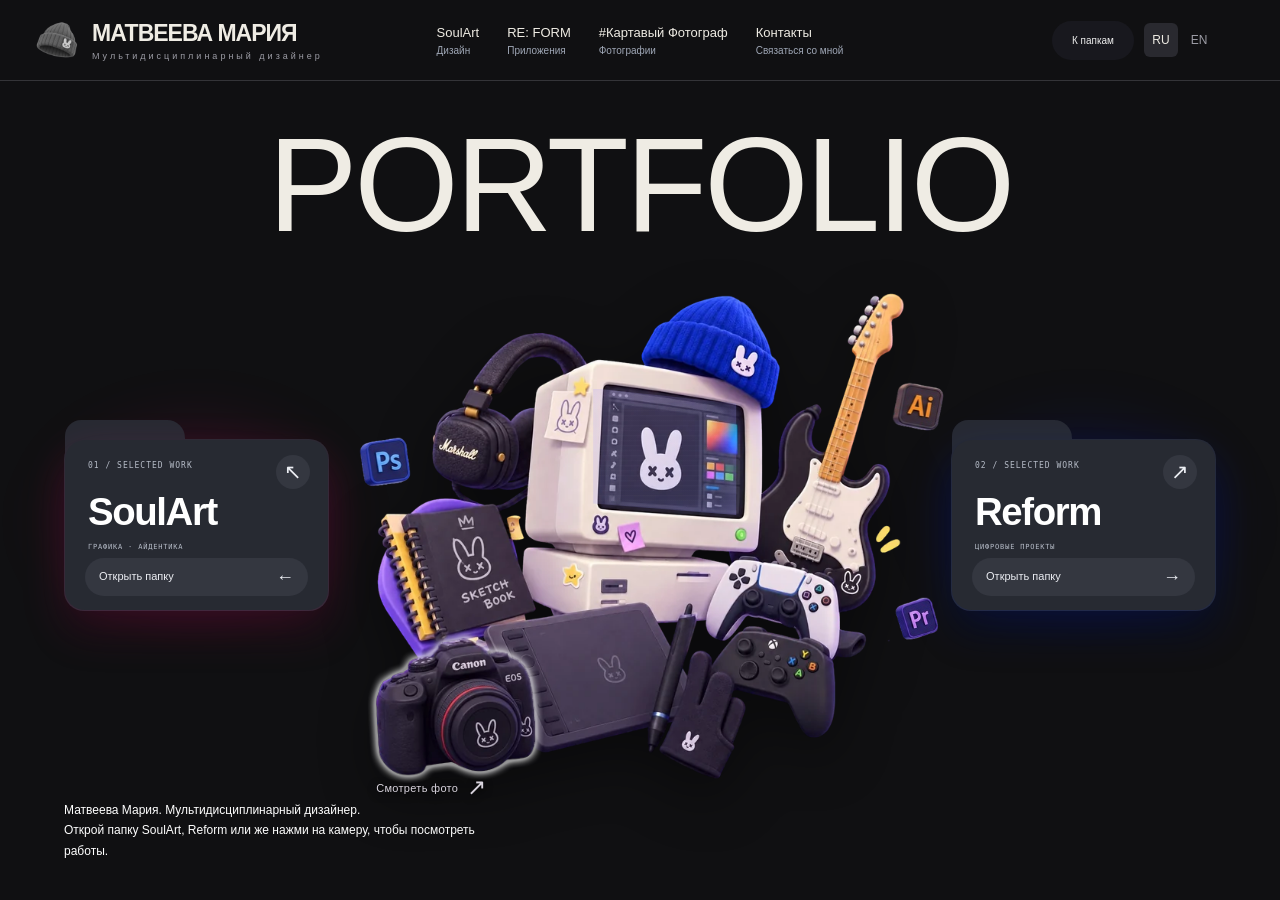
<file: index.html>
<!doctype html><html lang="ru"><head><base href="/personal-portfolio-concept/"><meta charset="utf-8"><meta name="viewport" content="width=device-width,initial-scale=1"><meta name="theme-color" content="#101012"><title>Kartaamigo | Мария Матвеева - дизайнер и фотограф</title><link rel="stylesheet" href="../dual-world/style.css"><link rel="stylesheet" href="../dual-world/hero.css"><link rel="stylesheet" href="../dual-world/reform-scene.css"><link rel="stylesheet" href="../dual-world/world-scene.css"><link rel="stylesheet" href="../dual-world/new-motion.css"><link rel="stylesheet" href="../dual-world/desktop.css"><link rel="stylesheet" href="combined-editorial.css"><link rel="stylesheet" href="combined.css"><link rel="stylesheet" href="soulart-scroll.css?v=language-reset-93"><link rel="stylesheet" href="video-flow.css?v=buttons-90"><link rel="stylesheet" href="world-switcher.css?v=flow-9"><link rel="preload" as="image" href="assets/studio-center-camera-720.webp" imagesrcset="assets/studio-center-camera-720.webp 720w, assets/studio-center-camera-1440.webp 1440w" imagesizes="(max-width:800px) 82vw, (min-width:1675px) 720px, 43vw"><script src="startup-loading.js?v=portfolio-refresh-76" defer></script><script src="world-switcher.js?v=designer-90" defer></script><script src="combined-controller.js?v=entry-center-97" defer></script><script src="soulart-scroll.js?v=portfolio-refresh-76" defer></script><script src="../dual-world/reform-scene.js?v=portfolio-refresh-76" defer></script><link rel="stylesheet" href="folder-worlds.css?v=folders-5"><script src="folder-worlds.js?v=portfolio-refresh-76" defer></script><link rel="stylesheet" href="reform-projects.css?v=drawer-2"><script src="reform-projects.js?v=portfolio-refresh-76" defer></script><link rel="stylesheet" href="studio-center.css?v=studio-5"><script src="studio-center.js?v=portfolio-refresh-76" defer></script><link rel="stylesheet" href="studio-compact.css?v=compact-9"><link rel="stylesheet" href="photography-world.css?v=photo-about-hat-107"><script src="photography-world.js?v=photo-about-hat-107" defer></script><link rel="stylesheet" href="reform-layout.css?v=bilingual-95"><script src="reform-layout.js?v=bilingual-95" defer></script><link rel="stylesheet" href="portfolio-responsive.css?v=section-hats-105"><script src="portfolio-i18n.js?v=channel-design-109" defer></script><meta name="description" content="Kartaamigo - портфолио Марии Матвеевой: графический и мультидисциплинарный дизайн, UI/UX, айдентика, вёрстка журналов и книг, фотография. SoulArt и RE: FORM."><meta name="robots" content="index,follow,max-image-preview:large"><meta name="author" content="Maria Matveeva"><link rel="canonical" href="https://kartaamigo.github.io/"><meta property="og:type" content="website"><meta property="og:site_name" content="Kartaamigo"><meta property="og:title" content="Kartaamigo | Мария Матвеева - дизайнер и фотограф"><meta property="og:description" content="Kartaamigo - портфолио Марии Матвеевой: графический и мультидисциплинарный дизайн, UI/UX, айдентика, вёрстка журналов и книг, фотография. SoulArt и RE: FORM."><meta property="og:url" content="https://kartaamigo.github.io/"><meta property="og:image" content="https://kartaamigo.github.io/personal-portfolio-concept/assets/studio-center-camera-1440.webp"><meta name="twitter:card" content="summary_large_image"><link rel="alternate" hreflang="ru" href="https://kartaamigo.github.io/"><link rel="alternate" hreflang="en" href="https://kartaamigo.github.io/index.en.html"><link rel="alternate" hreflang="x-default" href="https://kartaamigo.github.io/"><script type="application/ld+json">[{"@context": "https://schema.org", "@type": "WebSite", "name": "Kartaamigo", "alternateName": ["Kartaamigo Portfolio", "SoulArt / KRTY"], "url": "https://kartaamigo.github.io/", "inLanguage": ["ru", "en"]}, {"@context": "https://schema.org", "@type": "Person", "name": "Мария Матвеева", "alternateName": ["Maria Matveeva", "kartaamigo", "SoulArt", "KRTY"], "url": "https://kartaamigo.github.io/", "jobTitle": "Multidisciplinary designer and photographer", "sameAs": ["https://github.com/kartaamigo", "https://www.behance.net/tuumiyurmirazh", "https://t.me/designeramigo", "https://ru.pinterest.com/x1ghostxsoul1x/"]}]</script><link rel="icon" href="../favicon.ico?v=section-favicon-106" sizes="16x16 32x32 48x48 64x64 128x128 256x256" type="image/x-icon"><link rel="icon" href="../favicon-96.png?v=section-favicon-106" sizes="96x96" type="image/png"><link rel="apple-touch-icon" href="../apple-touch-icon.png?v=logo-102" sizes="180x180"><link rel="manifest" href="../site.webmanifest"><meta name="application-name" content="Kartaamigo"><meta name="apple-mobile-web-app-title" content="Kartaamigo"><meta name="msapplication-TileImage" content="../site-icon-192.png"><meta name="msapplication-TileColor" content="#101012"><script src="section-favicon.js?v=section-favicon-106" defer></script></head><body data-studio="compact" data-world="neutral" data-preview="neutral"><header><a class="wordmark" href="/">МАТВЕЕВА МАРИЯ<span>Мультидисциплинарный дизайнер</span></a><nav aria-label="Разделы портфолио"><a href="#projects" data-header-world="art"><span>SoulArt</span><small>Дизайн</small></a><a href="#projects" data-header-world="digital"><span>RE: FORM</span><small>Приложения</small></a><a href="#photo-works" data-header-world="photography"><span>#Картавый Фотограф</span><small>Фотографии</small></a><a href="contacts.html" data-header-contact><span>Контакты</span><small>Связаться со мной</small></a></nav><div class="header-worlds" role="group" aria-label="Выбор мира"><button data-switch="art" aria-pressed="false">SoulArt</button><button class="world-reset" type="button" aria-label="Оба мира">◐</button><button data-switch="digital" aria-pressed="false">RE: FORM</button></div></header><noscript><section style="padding:40px;color:#efece4"><h1>Kartaamigo - Мария Матвеева</h1><p>Мультидисциплинарный дизайнер и фотограф. Айдентика, UI/UX, вёрстка, постеры и обложки.</p><a href="contacts.html">Контакты</a> · <a href="https://www.behance.net/tuumiyurmirazh">Портфолио на Behance</a></section></noscript><main><section class="hero" id="home" aria-label="Выбери направление"><div class="paper-scene" aria-hidden="true"><span class="paper-word">CREATE<br>FEEL<br>REPEAT.</span><span class="doodle">✳</span><span class="scribble">a little chaos,<br>a lot of character.</span></div><div class="digital-scene" aria-hidden="true"><div class="scene-grid"></div><span class="orbit orbit-a"></span><span class="orbit orbit-b"></span><div class="float-chip">RE: FORM<br><b>DESIGN → CODE → LIFE</b></div></div>

<div class="hero-artwork"><div class="artwork-track"><h1 class="background-manifesto">PORTFOLIO</h1><img class="artwork-art" data-src="assets/world-art-filled.webp" alt="Розовый заяц SoulArt"><div class="digital-frame"><div class="reform-art reform-playground"><img class="reform-static" data-src="../dual-world/assets/reform/provided-details/bunny-stationary-restored.png" alt="Синий заяц RE: FORM на чёрной платформе"><button class="reform-prop motion-card" type="button" aria-label="Дизайн + код. От эскиза до живого интерфейса." aria-describedby="reform-dialog" data-message="Дизайн + код. От эскиза до живого интерфейса."><img data-src="../dual-world/assets/reform/provided-details/card.png" alt=""></button><button class="reform-prop motion-blur" type="button" aria-label="Один человек + ИИ. Направление и решения - мои." aria-describedby="reform-dialog" data-message="Один человек + ИИ. Направление и решения - мои."><img data-src="../dual-world/assets/reform/provided-details/blur.png" alt=""></button><button class="reform-prop motion-scribble" type="button" aria-label="Немного экспериментов, много собственного характера." aria-describedby="reform-dialog" data-message="Немного экспериментов, много собственного характера."><img data-src="../dual-world/assets/reform/provided-details/scribble.png" alt=""></button><button class="reform-prop motion-signal" type="button" aria-label="Есть связь! Давай превратим твою идею в проект." aria-describedby="reform-dialog" data-message="Есть связь! Давай превратим твою идею в проект."><img data-src="../dual-world/assets/reform/provided-details/signal.png" alt=""></button><button class="reform-prop motion-arc" type="button" aria-label="От первой мысли до продукта - один непрерывный процесс." aria-describedby="reform-dialog" data-message="От первой мысли до продукта - один непрерывный процесс."><img data-src="../dual-world/assets/reform/provided-details/arc.png" alt=""></button><button class="reform-prop motion-plus" type="button" aria-label="А что, если попробовать? Добавим ещё одну идею." aria-describedby="reform-dialog" data-message="А что, если попробовать? Добавим ещё одну идею."><img data-src="../dual-world/assets/reform/provided-details/plus.png" alt=""></button><button class="reform-prop motion-drop" type="button" aria-label="Из свободной идеи - в форму, смысл и работающий продукт." aria-describedby="reform-dialog" data-message="Из свободной идеи - в форму, смысл и работающий продукт."><img data-src="../dual-world/assets/reform/provided-details/drop.png" alt=""></button><button class="reform-prop motion-error" type="button" aria-label="Ошибки - часть процесса. Пробую, исправляю, создаю." aria-describedby="reform-dialog" data-message="Ошибки - часть процесса. Пробую, исправляю, создаю."><img data-src="../dual-world/assets/reform/provided-details/error.png" alt=""></button><button class="reform-prop motion-stroke" type="button" aria-label="Немного смелости - и идея обретает свой характер." aria-describedby="reform-dialog" data-message="Немного смелости - и идея обретает свой характер."><img data-src="../dual-world/assets/reform/provided-details/stroke.png" alt=""></button><button class="reform-prop motion-ball" type="button" aria-label="Большие проекты начинаются с маленькой идеи." aria-describedby="reform-dialog" data-message="Большие проекты начинаются с маленькой идеи."><img data-src="../dual-world/assets/reform/provided-details/ball.png" alt=""></button><button class="reform-prop motion-spray" type="button" aria-label="Дизайн с характером. Скучные решения здесь не задерживаются." aria-describedby="reform-dialog" data-message="Дизайн с характером. Скучные решения здесь не задерживаются."><img data-src="../dual-world/assets/reform/provided-details/spray.png" alt=""></button><button class="reform-prop motion-screen" type="button" aria-label="Привет! Ты на стороне RE: FORM. Здесь идеи оживают." aria-describedby="reform-dialog" data-message="Привет! Ты на стороне RE: FORM. Здесь идеи оживают."><img data-src="../dual-world/assets/reform/provided-details/screen.png" alt=""></button><div class="reform-pixel-dialog" id="reform-dialog" role="tooltip" hidden><span>RE: FORM / HELLO_</span><p></p></div><span class="reform-scene-hint">Наведи на деталь или нажми ✦</span></div></div></div></div>
<div class="choices"><button type="button" class="choice choice-art" data-pick="art"><span class="choice-index">01</span><h2>SoulArt<span>/ KRTY</span></h2><p>Иллюстрация. Айдентика.<br>Дизайн для брендов и проектов.</p><span class="choice-link">В мир творчества ↙</span></button><button type="button" class="choice choice-digital" data-pick="digital"><span class="choice-index">02</span><h2>RE: FORM<span>design · code · life</span></h2><p>Дизайн | Код | Удобство.<br>Идея, которая поможет.</p><span class="choice-link">В рабочее пространство ↘</span></button></div>
<div class="hero-bottom"><p id="hero-caption">Превращаю идеи в визуальные истории.<br>И даю им жизнь.</p><span class="small-note">Наведи - почувствуй.<br>Нажми - выбери.</span></div></section><div class="portfolio-content"><div class="ribbon" aria-label="НАШИ МЕЧТЫ РЕАЛЬНЫ. ДЕЛАТЬ. ПРОБОВАТЬ. ОБРАБАТЫВАТЬ."><div class="ribbon-track" aria-hidden="true"><div class="ribbon-loop"><span class="ribbon-copy">НАШИ МЕЧТЫ РЕАЛЬНЫ. ДЕЛАТЬ. ПРОБОВАТЬ. ОБРАБАТЫВАТЬ.</span><span class="ribbon-copy">НАШИ МЕЧТЫ РЕАЛЬНЫ. ДЕЛАТЬ. ПРОБОВАТЬ. ОБРАБАТЫВАТЬ.</span></div><div class="ribbon-loop"><span class="ribbon-copy">НАШИ МЕЧТЫ РЕАЛЬНЫ. ДЕЛАТЬ. ПРОБОВАТЬ. ОБРАБАТЫВАТЬ.</span><span class="ribbon-copy">НАШИ МЕЧТЫ РЕАЛЬНЫ. ДЕЛАТЬ. ПРОБОВАТЬ. ОБРАБАТЫВАТЬ.</span></div></div></div><section class="resume-about" id="about">
<div class="resume-title"><span class="tiny">01 / ОБО МНЕ - ПЕРЕД ТЕМ, КАК СМОТРЕТЬ РАБОТЫ</span></div>
<div class="resume-intro"><div class="portrait portrait-drawing"><img data-src="assets/maria-portrait-drawing.webp" alt="Иллюстрированный портрет Марии из резюме"></div><div class="resume-intro-copy"><div class="tiny">MATVEEVA MARIA / MULTIDISCIPLINARY DESIGNER</div><h2>Мария<br>Матвеева<span>✳</span></h2><h3>Стиль уже со мной.<br><em>Опыт приходит.</em></h3><p>С 2022 года занимаюсь графическим дизайном. За это время освоила композицию, типографику, цветовую гармонию и работу со стилем. Понимаю, как визуал должен решать задачу, и всегда ищу в каждом элементе смысл.</p><p>Работала над учебными и личными проектами: айдентика, постеры, обложки, контент для соцсетей. Постоянно слежу за трендами, развиваю навыки. Открыта к реальным проектам, чтобы расти как специалист и создавать качественный продукт.</p><div class="resume-actions"><a href="assets/maria-resume.jpg" target="_blank" rel="noopener">Резюме целиком ↗</a><a href="https://t.me/designeramigo" target="_blank" rel="noopener">Обсудить проект ↗</a></div></div></div>
<div class="resume-details"><div class="resume-block"><h4><span>01</span> Опыт</h4><article><small>2023 / BEE PRO</small><h5>Графический дизайнер</h5><p>Дизайн карточек товаров для сайта.</p></article><article><small>2025-2026 / КОЛЛЕДЖ</small><h5>Фотограф</h5><p>Съёмка мероприятий и портретов.</p></article><article><small>С 2026 / КОЛЛЕДЖ</small><h5>Графический дизайнер</h5><p>Создание карточек и визуальных материалов.</p></article></div>
<div class="resume-block"><h4><span>02</span> Образование</h4><article><small>2023-2025</small><h5>IT TOP Academy</h5><p>Графический дизайн.<br>Композиция, типографика, цвет, айдентика, digital-дизайн. Практика и современные подходы.</p></article><h4 class="tools-heading">Инструменты</h4><div class="tool-set"><img src="assets/tool-photoshop-provided.webp" alt="Photoshop" title="Photoshop" width="40" height="40" loading="lazy"><img src="assets/tool-illustrator-provided.webp" alt="Illustrator" title="Illustrator" width="40" height="40" loading="lazy"><img src="assets/tool-indesign-provided.webp" alt="InDesign" title="InDesign" width="40" height="40" loading="lazy"><img src="assets/tool-figma-provided.webp" alt="Figma" title="Figma" width="40" height="40" loading="lazy"><img src="assets/tool-lightroom-provided.webp" alt="Lightroom" title="Lightroom" width="40" height="40" loading="lazy"></div><p class="tool-names">Photoshop · Illustrator · InDesign · Figma · Lightroom</p></div>
<div class="resume-block"><h4><span>03</span> Навыки</h4><ul><li>Композиция и иерархия</li><li>Типографика</li><li>Цветокоррекция и гармония</li><li>Работа с референсами и мудбордами</li><li>Дизайн постеров и баннеров</li><li>Разработка айдентики и логотипов</li></ul></div>
<div class="resume-block"><h4><span>04</span> В работе</h4><ul><li>Креативное мышление</li><li>Внимание к деталям</li><li>Работа с критикой и гибкость</li><li>Тайм-менеджмент и ответственность</li><li>Быстрая обучаемость</li></ul><h4 class="tools-heading">Языки</h4><div class="languages language-scales"><img src="assets/languages-user-original-96.png" alt="Шкалы владения русским и английским языками" width="2172" height="724" loading="lazy"></div></div></div></section><section class="works" id="projects"><div class="section-title"><span class="tiny">02 / ИЗБРАННЫЕ ПРОЕКТЫ</span><h2>Мои<br><em>работы.</em></h2></div><div class="work-layout"><article class="work work-a behance-work" data-project-type="ВЁРСТКА ЖУРНАЛА"><a class="work-cover project-cover project-journal" href="https://www.behance.net/gallery/229126569/Journal-Full-fledged-layout-of-the-magazine" target="_blank" rel="noopener noreferrer" aria-label="Открыть Journal на Behance"><img src="assets/project-journal.webp" alt="Journal - вёрстка журнала" width="808" height="632" loading="lazy"></a><div class="work-caption"><h3><a href="https://www.behance.net/gallery/229126569/Journal-Full-fledged-layout-of-the-magazine" target="_blank" rel="noopener noreferrer">Journal</a></h3><p>Дизайн и полная вёрстка журнала.</p><span class="tiny">ВЁРСТКА ЖУРНАЛА / BEHANCE</span></div></article><article class="work work-b behance-work" data-project-type="ПРИЛОЖЕНИЕ / UI/UX"><a class="work-cover project-cover project-reform-life" href="https://www.behance.net/gallery/256292513/Demo-version-of-the-project-RE-FORM-LIFE" target="_blank" rel="noopener noreferrer" aria-label="Открыть RE:FORM LIFE на Behance"><img src="assets/project-reform-life.webp" alt="RE:FORM LIFE - приложение / ui/ux" width="1600" height="900" loading="lazy"></a><div class="work-caption"><h3><a href="https://www.behance.net/gallery/256292513/Demo-version-of-the-project-RE-FORM-LIFE" target="_blank" rel="noopener noreferrer">RE:FORM LIFE</a></h3><p>Демо проекта для планирования жизни и повседневных задач.</p><span class="tiny">ПРИЛОЖЕНИЕ / UI/UX / BEHANCE</span></div></article><article class="work work-c behance-work" data-project-type="РЕБРЕНДИНГ / АЙДЕНТИКА"><a class="work-cover project-cover project-xfit" href="https://www.behance.net/gallery/249997653/XFit-Rebranding" target="_blank" rel="noopener noreferrer" aria-label="Открыть XFit на Behance"><img src="assets/project-xfit.webp" alt="XFit - ребрендинг / айдентика" width="808" height="632" loading="lazy"></a><div class="work-caption"><h3><a href="https://www.behance.net/gallery/249997653/XFit-Rebranding" target="_blank" rel="noopener noreferrer">XFit</a></h3><p>Ребрендинг XFit: логотип и визуальный стиль.</p><span class="tiny">РЕБРЕНДИНГ / АЙДЕНТИКА / BEHANCE</span></div></article><article class="work work-d behance-work" data-project-type="БРЕНДБУК / АЙДЕНТИКА"><a class="work-cover project-cover project-brandbook" href="https://www.behance.net/gallery/246885793/Brand-Book-GxSoulKRTY" target="_blank" rel="noopener noreferrer" aria-label="Открыть Брендбук GxSoul/KRTY на Behance"><img src="assets/project-brandbook.webp" alt="Брендбук GxSoul/KRTY" width="808" height="632" loading="lazy"></a><div class="work-caption"><h3><a href="https://www.behance.net/gallery/246885793/Brand-Book-GxSoulKRTY" target="_blank" rel="noopener noreferrer">Брендбук GxSoul/KRTY</a></h3><p>Логотип, фирменный стиль и оформление брендбука.</p><span class="tiny">БРЕНДБУК / АЙДЕНТИКА / BEHANCE</span></div></article><article class="work work-e behance-work" data-project-type="САЙТ / UI/UX"><a class="work-cover project-cover project-portfolio-website" href="https://www.behance.net/gallery/251160601/Portfolio-Website" target="_blank" rel="noopener noreferrer" aria-label="Открыть Сайт-портфолио на Behance"><img src="assets/project-portfolio-website.webp" alt="Сайт-портфолио" width="808" height="632" loading="lazy"></a><div class="work-caption"><h3><a href="https://www.behance.net/gallery/251160601/Portfolio-Website" target="_blank" rel="noopener noreferrer">Сайт-портфолио</a></h3><p>Дизайн сайта для презентации своих работ.</p><span class="tiny">САЙТ / UI/UX / BEHANCE</span></div></article><article class="work work-f behance-work" data-project-type="ПОСТЕР / ГРАФИЧЕСКИЙ ДИЗАЙН"><a class="work-cover project-cover project-poster-flower" href="https://www.behance.net/gallery/228242573/Poster-flower" target="_blank" rel="noopener noreferrer" aria-label="Открыть Постер Flower на Behance"><img src="assets/project-poster-flower.webp" alt="Постер Flower" width="808" height="632" loading="lazy"></a><div class="work-caption"><h3><a href="https://www.behance.net/gallery/228242573/Poster-flower" target="_blank" rel="noopener noreferrer">Постер Flower</a></h3><p>Постер с типографикой и коллажем.</p><span class="tiny">ПОСТЕР / ГРАФИЧЕСКИЙ ДИЗАЙН / BEHANCE</span></div></article></div></section>

<section class="create"><div class="tiny">03 / ЧТО Я СОЗДАЮ</div><div class="discipline"><span>01</span><h3>Айдентику</h3><p>Логотипы, стиль и визуальные системы</p></div><div class="discipline"><span>02</span><h3>Постеры и обложки</h3><p>Создание постеров и обложек для книг и журналов</p></div><div class="discipline"><span>03</span><h3>Вёрстку журналов и книг</h3><p>Типографика, оформление страниц и подготовка к печати</p></div><div class="discipline"><span>04</span><h3>Digital-дизайн</h3><p>Создание сайтов, UI/UX-дизайн, карточки товаров и контент для соцсетей</p></div><div class="discipline"><span>05</span><h3>Оформление каналов</h3><p>Превью для YouTube, шапки, аватарки и оформление соцсетей</p></div><div class="discipline"><span>06</span><h3>Фотографию</h3><p>Портреты и съёмка мероприятий</p></div></section>
<section class="reform" id="reform"><div class="tiny">04 / ОДИН ИЗ МОИХ ПРОЕКТОВ</div><div class="reform-heading">reform<span>↗</span></div><div class="reform-bottom reform-bottom-simple"><p>Посмотрите подробнее о моём проекте Reform.</p></div></section>
<section class="contact" id="contacts"><div class="tiny">05 / НОВЫЕ ИДЕИ НАЧИНАЮТСЯ С РАЗГОВОРА</div><h2>НУ ЧТО,<br><span>СОЗДАДИМ</span><br>ЧТО-НИБУДЬ<span class="question">?</span></h2><div class="contact-bottom"><p>Проект, вопрос или просто «привет».<br>Давай начнём с одного сообщения.</p><div class="contact-links"><a href="https://t.me/designeramigo" target="_blank" rel="noopener">Telegram ↗</a><a href="mailto:xghostxsoulx@gmail.com">Почта ↗</a><a href="https://www.behance.net/tuumiyurmirazh" target="_blank" rel="noopener">Behance ↗</a></div></div><small>XGHOSTXSOULX@GMAIL.COM / @DESIGNERAMIGO</small></section><footer><b>МАРИЯ МАТВЕЕВА<span>✳</span></b><span>НЕ ПО ШАБЛОНУ. ПО-НАСТОЯЩЕМУ.</span><a href="#home">НАВЕРХ ↑</a></footer></div></main><button class="world-center-return" type="button" hidden>↩ Вернуться в центр</button><div class="sr-only" id="world-status" aria-live="polite"></div></body></html>
</file>
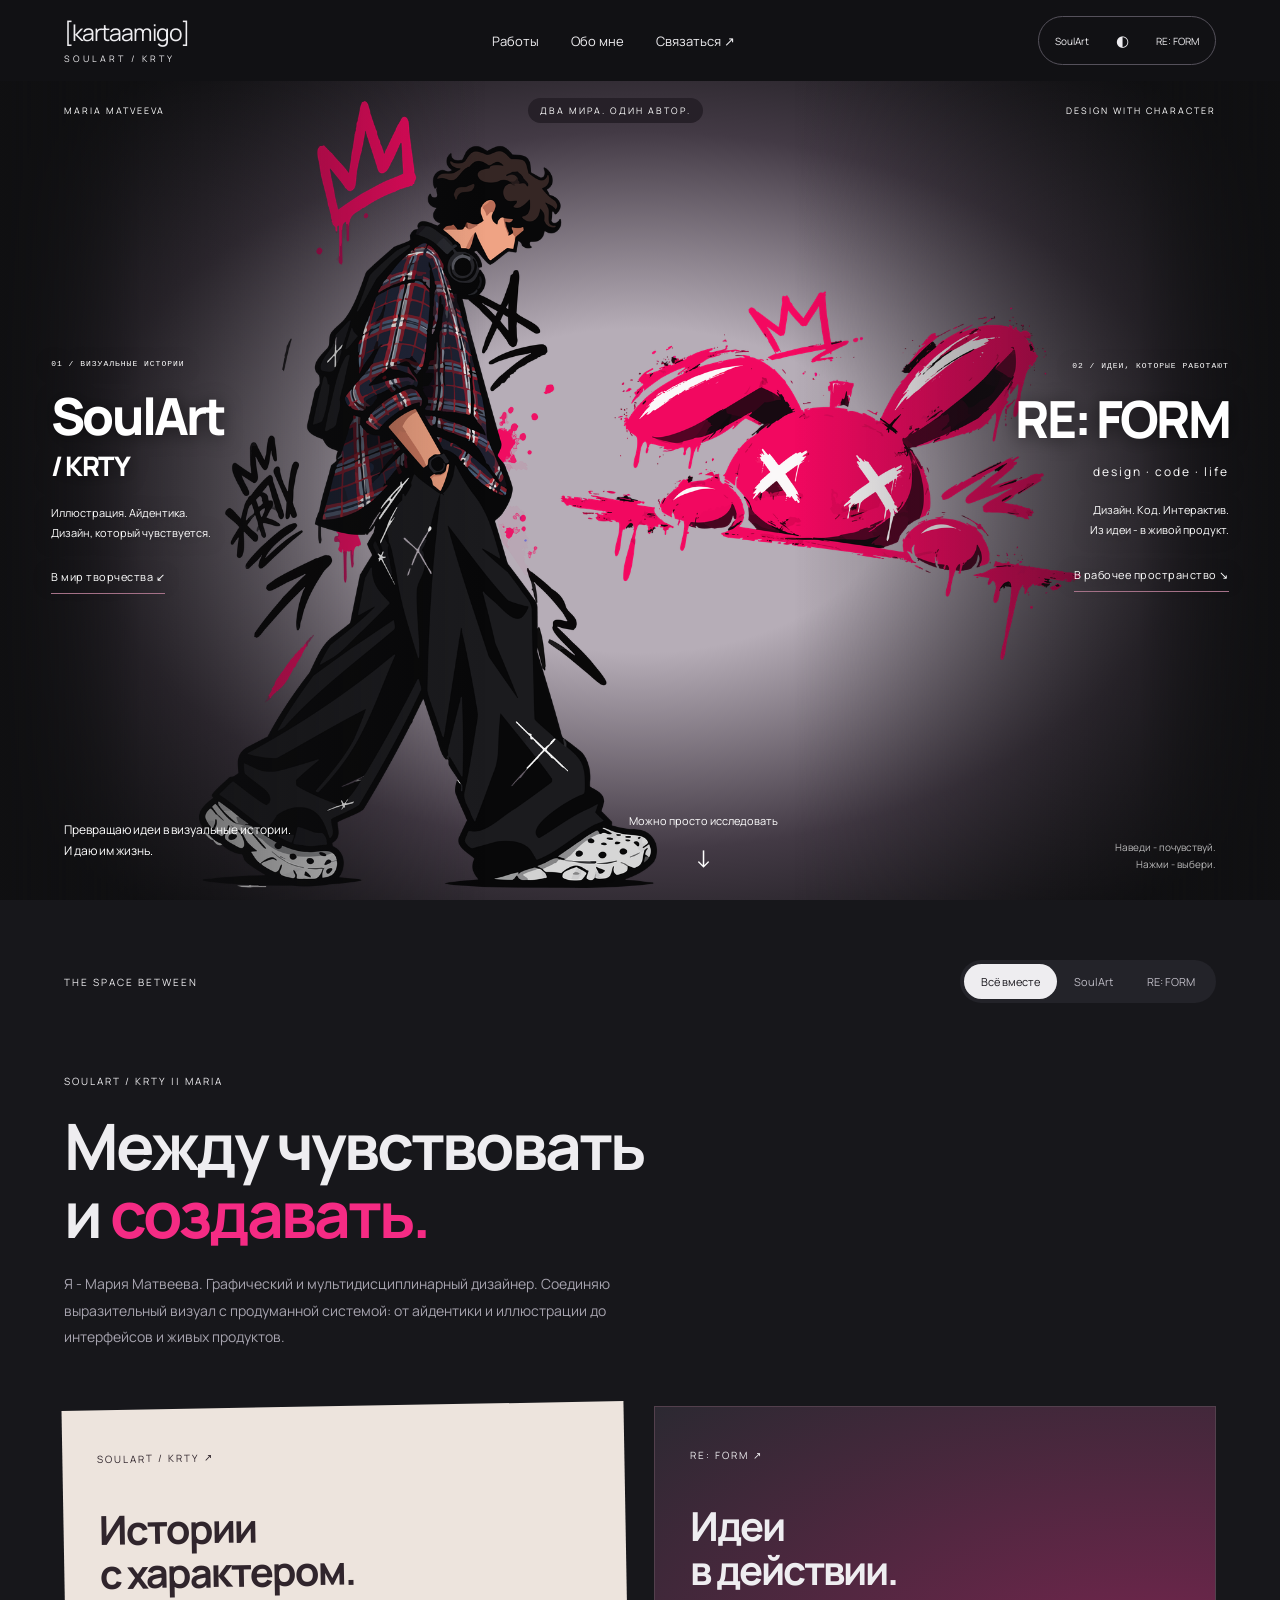
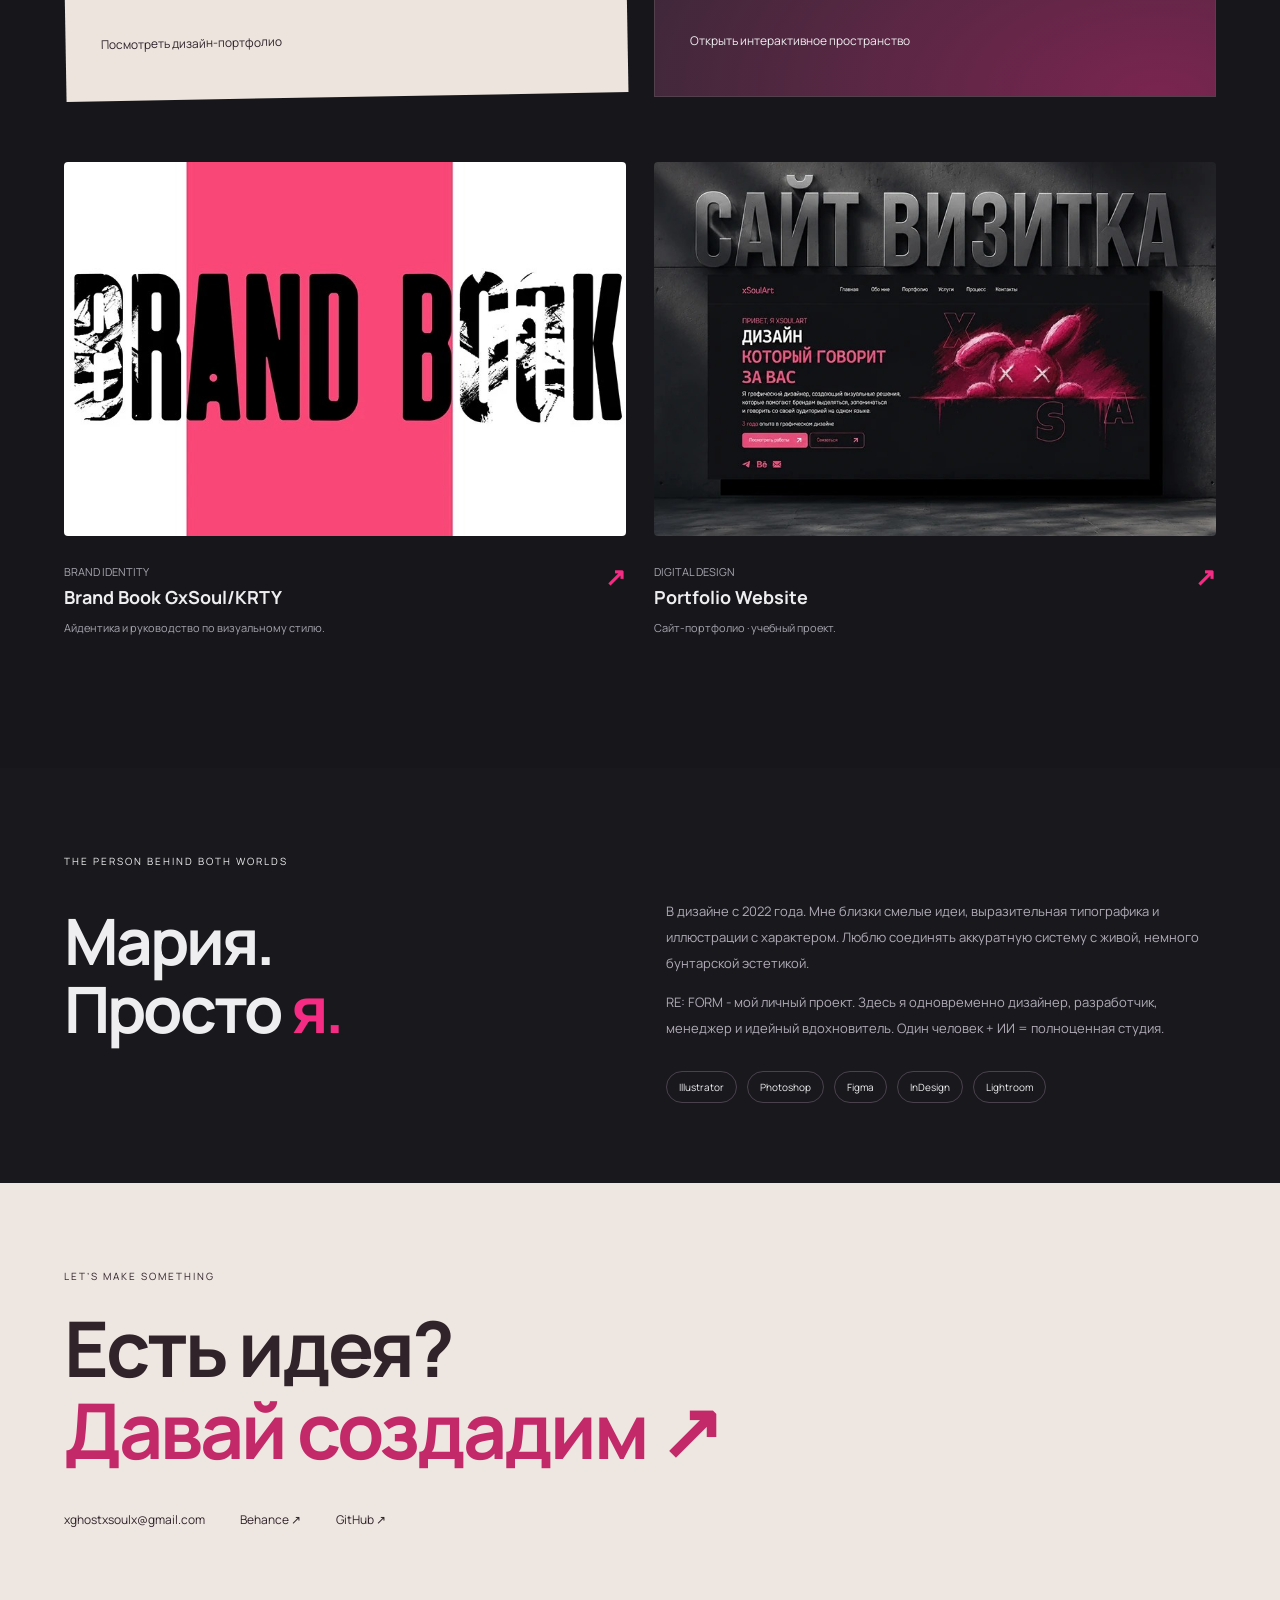
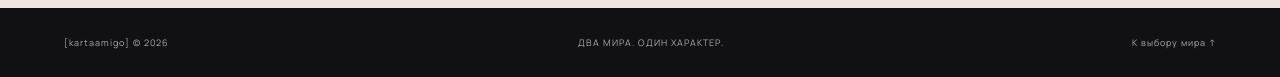
<file: dual-world/index.html>
<!doctype html>
<html lang="ru">
<head><meta charset="utf-8"><meta name="viewport" content="width=device-width,initial-scale=1"><meta name="theme-color" content="#111114"><title>Maria Matveeva · два мира, один автор</title><link rel="stylesheet" href="style.css?v=23"><link rel="stylesheet" href="hero.css?v=23"><link rel="stylesheet" href="reform-scene.css?v=23"><link rel="stylesheet" href="world-scene.css?v=23"><link rel="stylesheet" href="new-motion.css?v=23"><script src="app.js?v=portfolio-refresh-76" defer></script><script src="game.js?v=portfolio-refresh-76" defer></script><script src="reform-scene.js?v=portfolio-refresh-76" defer></script><script src="world-scene.js?v=local-fonts-99" defer></script><link rel="stylesheet" href="desktop.css?v=23"><link rel="icon" href="../favicon.ico?v=logo-102" sizes="16x16 32x32 48x48 64x64 128x128 256x256" type="image/x-icon"><link rel="icon" href="../favicon-96.png?v=logo-102" sizes="96x96" type="image/png"><link rel="apple-touch-icon" href="../apple-touch-icon.png?v=logo-102" sizes="180x180"><link rel="manifest" href="../site.webmanifest"><meta name="application-name" content="Kartaamigo"><meta name="apple-mobile-web-app-title" content="Kartaamigo"><meta name="msapplication-TileImage" content="../site-icon-192.png"><meta name="msapplication-TileColor" content="#101012"></head>
<body data-world="neutral" data-preview="neutral">
<header><a class="wordmark" href="#home">[kartaamigo]<span>SOULART / KRTY</span></a><nav aria-label="Навигация"><a href="#content">Работы</a><a href="#about">Обо мне</a><a href="#contact">Связаться ↗</a></nav><div class="header-worlds" role="group" aria-label="Выбор мира"><button data-switch="art" aria-pressed="false">SoulArt</button><button class="world-reset" type="button">◐</button><button data-switch="digital" aria-pressed="false">RE: FORM</button></div></header>
<main><section class="hero" id="home" aria-label="Выбери направление"><div class="paper-scene" aria-hidden="true"><span class="paper-word">CREATE<br>FEEL<br>REPEAT.</span><span class="doodle">✳</span><span class="scribble">a little chaos,<br>a lot of character.</span></div><div class="digital-scene" aria-hidden="true"><div class="scene-grid"></div><span class="orbit orbit-a"></span><span class="orbit orbit-b"></span><div class="float-chip">RE: FORM<br><b>DESIGN → CODE → LIFE</b></div></div>
<div class="hero-top"><span>MARIA MATVEEVA</span><span>ДВА МИРА. ОДИН АВТОР.</span><span>DESIGN WITH CHARACTER</span></div>
<div class="hero-artwork"><div class="artwork-track"><img class="artwork-neutral" src="assets/hero-neutral-character-v2.png" alt="" fetchpriority="high"><img class="artwork-art" src="assets/hero-art-v2.png" alt="Розовый заяц SoulArt"><div class="digital-frame"><div class="reform-art reform-playground"><img class="reform-static" src="assets/reform/provided-details/bunny-stationary-restored.png" alt="Синий заяц RE: FORM на чёрной платформе"><button class="reform-prop motion-card" type="button" aria-label="Дизайн + код. От эскиза до живого интерфейса." aria-describedby="reform-dialog" data-message="Дизайн + код. От эскиза до живого интерфейса."><img src="assets/reform/provided-details/card.png" alt=""></button><button class="reform-prop motion-blur" type="button" aria-label="Один человек + ИИ. Направление и решения - мои." aria-describedby="reform-dialog" data-message="Один человек + ИИ. Направление и решения - мои."><img src="assets/reform/provided-details/blur.png" alt=""></button><button class="reform-prop motion-scribble" type="button" aria-label="Немного экспериментов, много собственного характера." aria-describedby="reform-dialog" data-message="Немного экспериментов, много собственного характера."><img src="assets/reform/provided-details/scribble.png" alt=""></button><button class="reform-prop motion-signal" type="button" aria-label="Есть связь! Давай превратим твою идею в проект." aria-describedby="reform-dialog" data-message="Есть связь! Давай превратим твою идею в проект."><img src="assets/reform/provided-details/signal.png" alt=""></button><button class="reform-prop motion-arc" type="button" aria-label="От первой мысли до продукта - один непрерывный процесс." aria-describedby="reform-dialog" data-message="От первой мысли до продукта - один непрерывный процесс."><img src="assets/reform/provided-details/arc.png" alt=""></button><button class="reform-prop motion-plus" type="button" aria-label="А что, если попробовать? Добавим ещё одну идею." aria-describedby="reform-dialog" data-message="А что, если попробовать? Добавим ещё одну идею."><img src="assets/reform/provided-details/plus.png" alt=""></button><button class="reform-prop motion-drop" type="button" aria-label="Из свободной идеи - в форму, смысл и работающий продукт." aria-describedby="reform-dialog" data-message="Из свободной идеи - в форму, смысл и работающий продукт."><img src="assets/reform/provided-details/drop.png" alt=""></button><button class="reform-prop motion-error" type="button" aria-label="Ошибки - часть процесса. Пробую, исправляю, создаю." aria-describedby="reform-dialog" data-message="Ошибки - часть процесса. Пробую, исправляю, создаю."><img src="assets/reform/provided-details/error.png" alt=""></button><button class="reform-prop motion-stroke" type="button" aria-label="Немного смелости - и идея обретает свой характер." aria-describedby="reform-dialog" data-message="Немного смелости - и идея обретает свой характер."><img src="assets/reform/provided-details/stroke.png" alt=""></button><button class="reform-prop motion-ball" type="button" aria-label="Большие проекты начинаются с маленькой идеи." aria-describedby="reform-dialog" data-message="Большие проекты начинаются с маленькой идеи."><img src="assets/reform/provided-details/ball.png" alt=""></button><button class="reform-prop motion-spray" type="button" aria-label="Дизайн с характером. Скучные решения здесь не задерживаются." aria-describedby="reform-dialog" data-message="Дизайн с характером. Скучные решения здесь не задерживаются."><img src="assets/reform/provided-details/spray.png" alt=""></button><button class="reform-prop motion-screen" type="button" aria-label="Привет! Ты на стороне RE: FORM. Здесь идеи оживают." aria-describedby="reform-dialog" data-message="Привет! Ты на стороне RE: FORM. Здесь идеи оживают."><img src="assets/reform/provided-details/screen.png" alt=""></button><div class="reform-pixel-dialog" id="reform-dialog" role="tooltip" hidden><span>RE: FORM / HELLO_</span><p></p></div><span class="reform-scene-hint">Наведи на деталь или нажми ✦</span></div></div></div></div>
<div class="choices"><button type="button" class="choice choice-art" data-pick="art"><span class="choice-index">01 / ВИЗУАЛЬНЫЕ ИСТОРИИ</span><h1>SoulArt<span>/ KRTY</span></h1><p>Иллюстрация. Айдентика.<br>Дизайн, который чувствуется.</p><span class="choice-link">В мир творчества ↙</span></button><button type="button" class="choice choice-digital" data-pick="digital"><span class="choice-index">02 / ИДЕИ, КОТОРЫЕ РАБОТАЮТ</span><h2>RE: FORM<span>design · code · life</span></h2><p>Дизайн. Код. Интерактив.<br>Из идеи - в живой продукт.</p><span class="choice-link">В рабочее пространство ↘</span></button></div>
<div class="hero-bottom"><p id="hero-caption">Превращаю идеи в визуальные истории.<br>И даю им жизнь.</p><a href="#content" class="scroll-cue">Можно просто исследовать <span>↓</span></a><span class="small-note">Наведи - почувствуй.<br>Нажми - выбери.</span></div></section>
<section id="content" class="content-section"><div class="section-top"><span id="section-kicker">THE SPACE BETWEEN</span><div class="world-tabs" role="group" aria-label="Направление"><button data-switch="neutral" aria-pressed="true">Всё вместе</button><button data-switch="art" aria-pressed="false">SoulArt</button><button data-switch="digital" aria-pressed="false">RE: FORM</button></div></div>
<div id="neutral-content" class="world-content"><div class="intro"><span class="eyebrow">SOULART / KRTY || MARIA</span><h2>Между чувствовать<br>и <em>создавать.</em></h2><p>Я - Мария Матвеева. Графический и мультидисциплинарный дизайнер. Соединяю выразительный визуал с продуманной системой: от айдентики и иллюстрации до интерфейсов и живых продуктов.</p></div><div class="gateway-grid"><button data-switch="art" class="gateway art-gateway"><span>SOULART / KRTY ↗</span><h3>Истории<br>с характером.</h3><p>Посмотреть дизайн-портфолио</p></button><button data-switch="digital" class="gateway digital-gateway"><span>RE: FORM ↗</span><h3>Идеи<br>в действии.</h3><p>Открыть интерактивное пространство</p></button></div><div class="neutral-projects"></div></div>
<div id="art-content" class="world-content" hidden><div class="intro"><span class="eyebrow">SELECTED WORK / SOULART</span><h2>Немного хаоса.<br>Много <em>характера.</em></h2><p>Айдентика, редакционный дизайн и цифровые истории. Работы, в которых идея становится визуальным языком.</p></div><div class="project-grid" id="art-projects"></div></div>
<div id="digital-content" class="world-content" hidden><div class="app-intro"><div><span class="eyebrow">АВТОРСКАЯ СТУДИЯ ОДНОГО ЧЕЛОВЕКА</span><h2>RE: FORM <em>studio.</em></h2></div><p>Дизайн → код → продукт.<br>Идеи обретают форму.</p></div><div class="workspace"><aside><a href="#home" class="app-brand">RE: FORM<span>independent digital studio</span></a><div class="app-nav" role="group" aria-label="Разделы студии"><button class="active" data-panel="overview">◈ Студия</button><button data-panel="projects">▦ Проекты</button><button data-panel="notes">▤ Заметки <span id="note-count">0</span></button><button data-panel="focus">◷ Фокус</button></div><div class="sidebar-foot"><span class="status-dot"></span> Открыта к сотрудничеству<br><small>ОДИН ЧЕЛОВЕК + ИИ</small></div></aside><div class="app-main"><div class="app-toolbar"><span id="app-breadcrumb">RE: FORM / Студия</span><span>DESIGNED BY MARIA ↗</span></div>
<section data-app-panel="overview"><div class="welcome"><span>INDEPENDENT DIGITAL STUDIO_</span><h3>Из идеи.<br>В <em>живой продукт.</em></h3><p>Я объединяю дизайн и код в одном процессе. От первой концепции до интерфейса, с которым хочется взаимодействовать.</p><button class="solid" data-panel="projects">Открыть проекты ↗</button><span class="welcome-orb" aria-hidden="true"></span></div><div class="app-card-grid"><button class="app-card" data-panel="projects"><span>01 / SELECTED PROJECT ↗</span><h4>RE: FORM<br>LIFE.</h4><p>Дизайн · код · ИИ-ассистент EVE</p></button><a class="app-card" href="https://t.me/designeramigo" target="_blank" rel="noopener"><span>02 / LET’S CREATE ↗</span><h4>Твоя идея.<br>Наша точка старта.</h4><p>Обсудить будущий проект</p></a></div><div class="app-manifesto"><span>ONE MIND. MANY POSSIBILITIES.</span><p>Полный цикл создания продукта: концепция, дизайн, разработка и тестирование. ИИ помогает ускорять рутинные задачи - направление и решения остаются моими.</p></div></section>
<section data-app-panel="projects" hidden><div class="app-heading"><h3>Проекты</h3><span>DESIGN / CODE / AI</span></div><article class="life-card"><span>КОНЦЕПЦИЯ ЭКОСИСТЕМЫ</span><h4>RE: FORM<br><em>LIFE</em></h4><p>Интеллектуальная экосистема для планирования жизни с ИИ-ассистентом EVE.</p><a class="solid" href="https://t.me/designeramigo" target="_blank" rel="noopener">Обсудить проект ↗</a></article><div id="digital-projects" class="project-grid"></div></section>
<section data-app-panel="play" hidden><div class="app-heading"><h3>Поймай идею.</h3><span>PLAY WITH RE: FORM_</span></div><div class="play-info"><p>Проведи зайца от первой мысли до готового продукта.<br>Лови светящиеся пиксели по порядку.</p><span id="game-score">00 / 05</span></div><div class="game-board"><div id="game-scene" aria-hidden="true"></div><span class="game-grid" aria-hidden="true"></span><button class="idea-pixel" id="idea-pixel" type="button"><span>✦</span><b>01 / ИДЕЯ</b></button><div class="game-floor" aria-hidden="true"></div><span class="game-label">RE: FORM / IDEA LAB</span></div><div class="game-detail" aria-live="polite"><span id="game-step">01 / ИДЕЯ</span><p id="game-description">Каждый продукт начинается с «а что, если…».</p></div><div class="game-actions"><button id="game-reset" type="button">Начать заново ↺</button><a href="https://t.me/designeramigo" target="_blank" rel="noopener" id="game-contact" hidden>Есть своя идея? Давай создадим ↗</a></div></section>
<section data-app-panel="notes" hidden><div class="app-heading"><h3>Твои заметки</h3><span>МЫСЛИ, КОТОРЫЕ СТОИТ СОХРАНИТЬ</span></div><form id="note-form"><label for="note-title">Название идеи</label><input id="note-title" maxlength="80" placeholder="А что, если…" required><label for="note-body">Заметка</label><textarea id="note-body" maxlength="2000" rows="4" placeholder="Поймай мысль, пока она здесь." required></textarea><div class="form-bottom"><span>Личные заметки в твоём браузере.<br>Они не отправляются Марии.</span><button type="submit" class="solid">Сохранить ↗</button></div></form><p id="storage-message" role="status"></p><div id="notes-list"></div></section>
<section data-app-panel="focus" hidden><div class="app-heading"><h3>Режим фокуса</h3><span>ОДНА ЗАДАЧА ЗА РАЗ</span></div><div class="focus-card"><span>ВРЕМЯ ДЛЯ ТВОЕЙ ИДЕИ</span><div id="timer">25:00</div><div class="timer-actions"><button class="solid" id="timer-toggle">Начать</button><button id="timer-reset">Сначала ↺</button></div><p id="timer-status" role="status">Отключи лишнее. Выбери одну задачу.</p></div><form id="task-form"><label for="task-input">Что сделаем за эту сессию?</label><div class="task-input-row"><input id="task-input" maxlength="120" placeholder="Моя маленькая цель" required><button class="solid" type="submit">Добавить</button></div></form><div id="task-list"></div></section>
</div></div></div></section>
<section id="about" class="about-section"><span class="eyebrow">THE PERSON BEHIND BOTH WORLDS</span><div><h2>Мария.<br>Просто <em>я.</em></h2><div class="about-copy"><p>В дизайне с 2022 года. Мне близки смелые идеи, выразительная типографика и иллюстрации с характером. Люблю соединять аккуратную систему с живой, немного бунтарской эстетикой.</p><p>RE: FORM - мой личный проект. Здесь я одновременно дизайнер, разработчик, менеджер и идейный вдохновитель. Один человек + ИИ = полноценная студия.</p><div class="skill-tags"><span>Illustrator</span><span>Photoshop</span><span>Figma</span><span>InDesign</span><span>Lightroom</span></div></div></div></section>
<section id="contact" class="contact-section"><span class="eyebrow">LET’S MAKE SOMETHING</span><h2>Есть идея?<br><a href="https://t.me/designeramigo" target="_blank" rel="noopener">Давай создадим ↗</a></h2><div><a href="mailto:xghostxsoulx@gmail.com">xghostxsoulx@gmail.com</a><a href="https://www.behance.net/tuumiyurmirazh" target="_blank" rel="noopener">Behance ↗</a><a href="https://github.com/kartaamigo" target="_blank" rel="noopener">GitHub ↗</a></div></section></main><footer><span>[kartaamigo] © 2026</span><span>ДВА МИРА. ОДИН ХАРАКТЕР.</span><a href="#home">К выбору мира ↑</a></footer><div class="sr-only" id="world-status" aria-live="polite"></div>
</body></html>
</file>
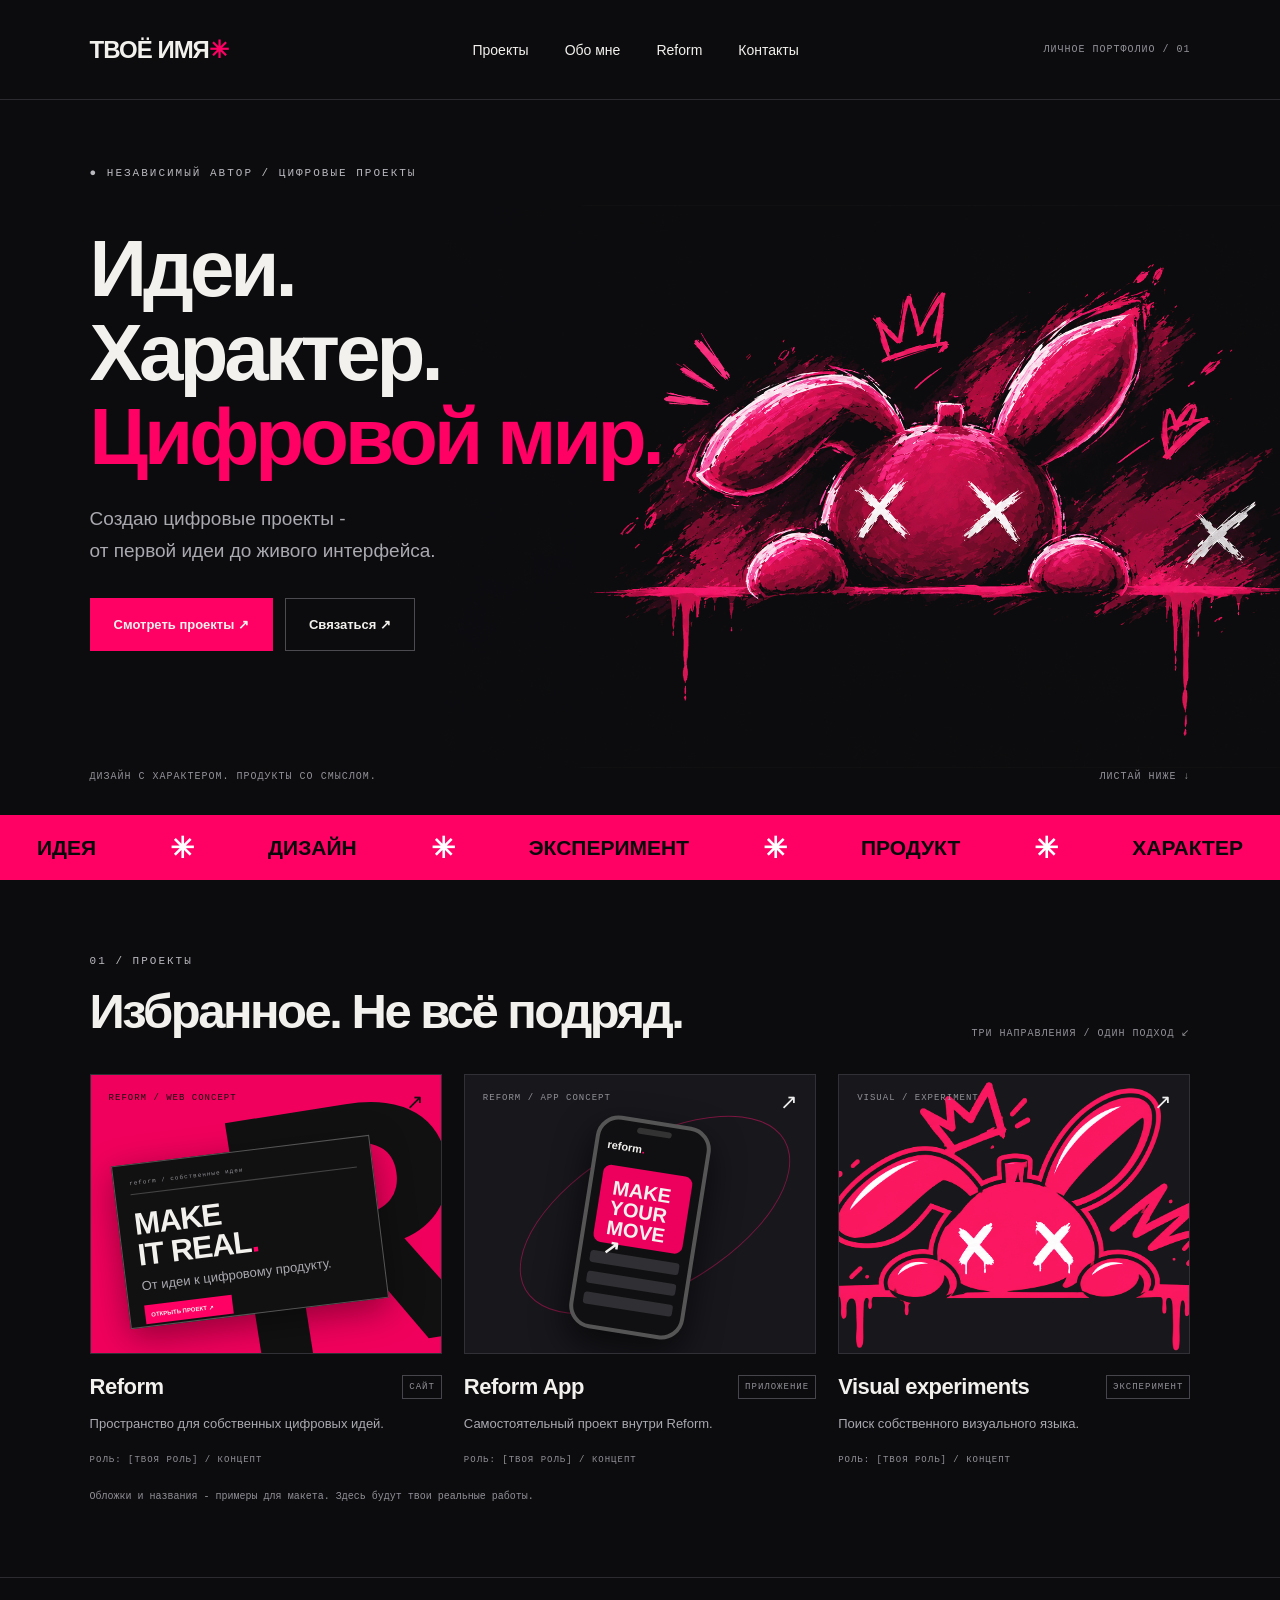
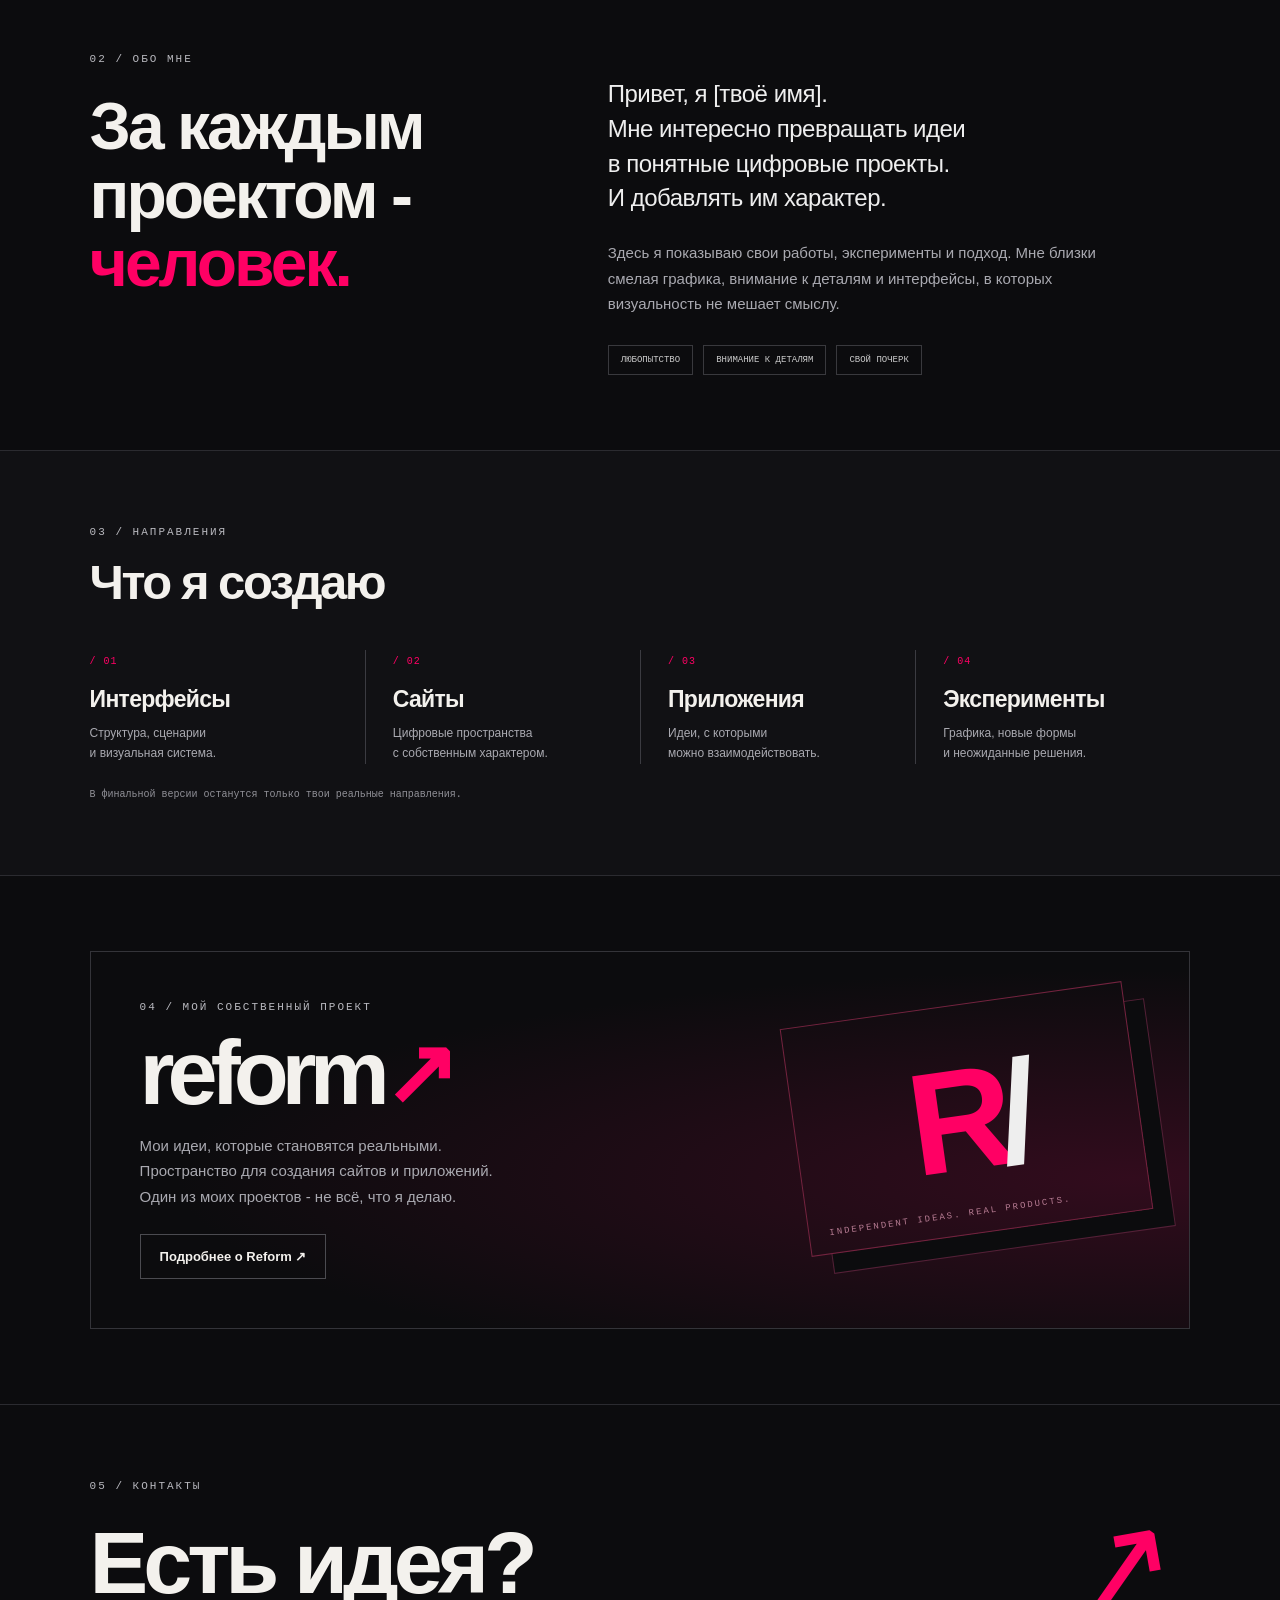
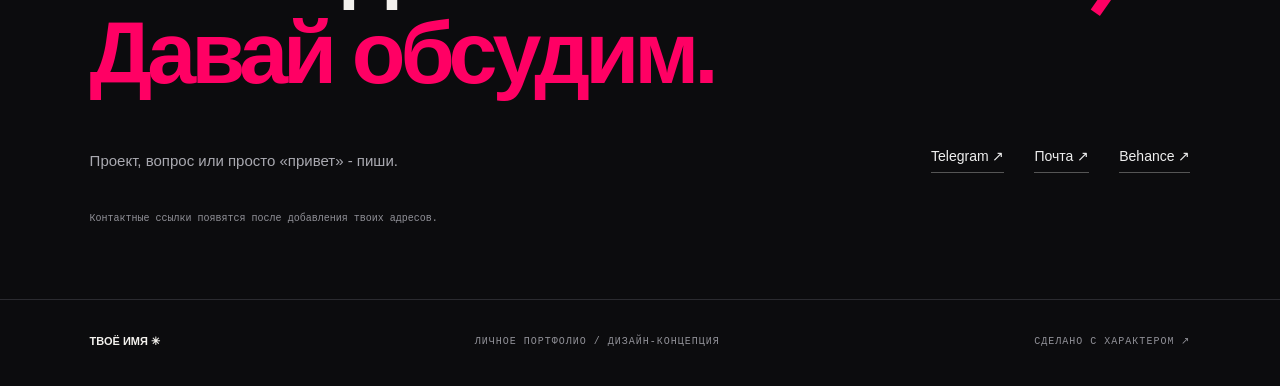
<file: personal-portfolio-concept/index.html>
<!doctype html><html lang="ru"><head><meta charset="utf-8"><meta name="viewport" content="width=device-width,initial-scale=1"><title>Личное портфолио</title><link rel="stylesheet" href="style.css"><link rel="icon" href="../favicon.ico?v=section-favicon-106" sizes="16x16 32x32 48x48 64x64 128x128 256x256" type="image/x-icon"><link rel="icon" href="../favicon-96.png?v=section-favicon-106" sizes="96x96" type="image/png"><link rel="apple-touch-icon" href="../apple-touch-icon.png?v=logo-102" sizes="180x180"><link rel="manifest" href="../site.webmanifest"><meta name="application-name" content="Kartaamigo"><meta name="apple-mobile-web-app-title" content="Kartaamigo"><meta name="msapplication-TileImage" content="../site-icon-192.png"><meta name="msapplication-TileColor" content="#101012"><script src="section-favicon.js?v=section-favicon-106" defer></script></head><body>
<header><b>ТВОЁ ИМЯ<span>✳</span></b><nav><a href="#projects">Проекты</a><a href="#about">Обо мне</a><a href="#reform">Reform</a><a href="#contacts">Контакты</a></nav><small>ЛИЧНОЕ ПОРТФОЛИО / 01</small></header>
<section class="hero"><img src="assets/bunny-graffiti.jpg" alt="Розовый граффити-кролик"><div class="copy"><div class="eyebrow">● НЕЗАВИСИМЫЙ АВТОР / ЦИФРОВЫЕ ПРОЕКТЫ</div><h1>Идеи.<br>Характер.<br><span>Цифровой мир.</span></h1><p>Создаю цифровые проекты -<br>от первой идеи до живого интерфейса.</p><div class="actions"><a class="button primary" href="#projects">Смотреть проекты ↗</a><a class="button" href="#contacts">Связаться ↗</a></div></div><div class="hero-bottom"><small>ДИЗАЙН С ХАРАКТЕРОМ. ПРОДУКТЫ СО СМЫСЛОМ.</small><small>ЛИСТАЙ НИЖЕ ↓</small></div></section>
<div class="ticker">ИДЕЯ <span>✳</span> ДИЗАЙН <span>✳</span> ЭКСПЕРИМЕНТ <span>✳</span> ПРОДУКТ <span>✳</span> ХАРАКТЕР</div>
<section id="projects"><div class="section-head"><div><div class="eyebrow">01 / ПРОЕКТЫ</div><h2>Избранное. Не всё подряд.</h2></div><small>ТРИ НАПРАВЛЕНИЯ / ОДИН ПОДХОД ↙</small></div><div class="projects">
<article><div class="cover web"><small>REFORM / WEB CONCEPT</small><span class="arrow">↗</span><div class="browser"><small>reform / собственные идеи</small><h3>MAKE<br>IT REAL<span>.</span></h3><p>От идеи к цифровому продукту.</p><b>ОТКРЫТЬ ПРОЕКТ ↗</b></div></div><div class="meta"><h3>Reform</h3><small>САЙТ</small></div><p>Пространство для собственных цифровых идей.</p><small>РОЛЬ: [ТВОЯ РОЛЬ] / КОНЦЕПТ</small></article>
<article><div class="cover app"><small>REFORM / APP CONCEPT</small><span class="arrow">↗</span><div class="orbit"></div><div class="phone"><b>reform<span>.</span></b><div>MAKE<br>YOUR<br>MOVE ↗</div><i></i><i></i><i></i></div></div><div class="meta"><h3>Reform App</h3><small>ПРИЛОЖЕНИЕ</small></div><p>Самостоятельный проект внутри Reform.</p><small>РОЛЬ: [ТВОЯ РОЛЬ] / КОНЦЕПТ</small></article>
<article><div class="cover art"><img src="assets/bunny-clean.png" alt="Графическая обложка"><small>VISUAL / EXPERIMENT</small><span class="arrow">↗</span></div><div class="meta"><h3>Visual experiments</h3><small>ЭКСПЕРИМЕНТ</small></div><p>Поиск собственного визуального языка.</p><small>РОЛЬ: [ТВОЯ РОЛЬ] / КОНЦЕПТ</small></article></div><div class="note">Обложки и названия - примеры для макета. Здесь будут твои реальные работы.</div></section>
<section class="about" id="about"><div><div class="eyebrow">02 / ОБО МНЕ</div><h2>За каждым<br>проектом -<br><span>человек.</span></h2></div><div><p class="intro">Привет, я [твоё имя].<br>Мне интересно превращать идеи<br>в понятные цифровые проекты.<br>И добавлять им характер.</p><p>Здесь я показываю свои работы, эксперименты и подход. Мне близки смелая графика, внимание к деталям и интерфейсы, в которых визуальность не мешает смыслу.</p><div class="tags"><small>ЛЮБОПЫТСТВО</small><small>ВНИМАНИЕ К ДЕТАЛЯМ</small><small>СВОЙ ПОЧЕРК</small></div></div></section>
<section class="create"><div class="eyebrow">03 / НАПРАВЛЕНИЯ</div><h2>Что я создаю</h2><div class="disciplines"><div><small>/ 01</small><h3>Интерфейсы</h3><p>Структура, сценарии<br>и визуальная система.</p></div><div><small>/ 02</small><h3>Сайты</h3><p>Цифровые пространства<br>с собственным характером.</p></div><div><small>/ 03</small><h3>Приложения</h3><p>Идеи, с которыми<br>можно взаимодействовать.</p></div><div><small>/ 04</small><h3>Эксперименты</h3><p>Графика, новые формы<br>и неожиданные решения.</p></div></div><div class="note">В финальной версии останутся только твои реальные направления.</div></section>
<section id="reform"><div class="reform-card"><div class="eyebrow">04 / МОЙ СОБСТВЕННЫЙ ПРОЕКТ</div><h2>reform<span>↗</span></h2><p>Мои идеи, которые становятся реальными.<br>Пространство для создания сайтов и приложений.<br>Один из моих проектов - не всё, что я делаю.</p><a class="button" href="#projects">Подробнее о Reform ↗</a><div class="reform-art">R<span>/</span><small>INDEPENDENT IDEAS. REAL PRODUCTS.</small></div></div></section>
<section class="contact" id="contacts"><div class="eyebrow">05 / КОНТАКТЫ</div><h2>Есть идея?<br><span>Давай обсудим.</span></h2><div class="big-arrow">↗</div><div class="contact-bottom"><p>Проект, вопрос или просто «привет» - пиши.</p><div class="socials"><span>Telegram ↗</span><span>Почта ↗</span><span>Behance ↗</span></div></div><div class="note">Контактные ссылки появятся после добавления твоих адресов.</div></section><footer><b>ТВОЁ ИМЯ ✳</b><small>ЛИЧНОЕ ПОРТФОЛИО / ДИЗАЙН-КОНЦЕПЦИЯ</small><small>СДЕЛАНО С ХАРАКТЕРОМ ↗</small></footer></body></html>
</file>
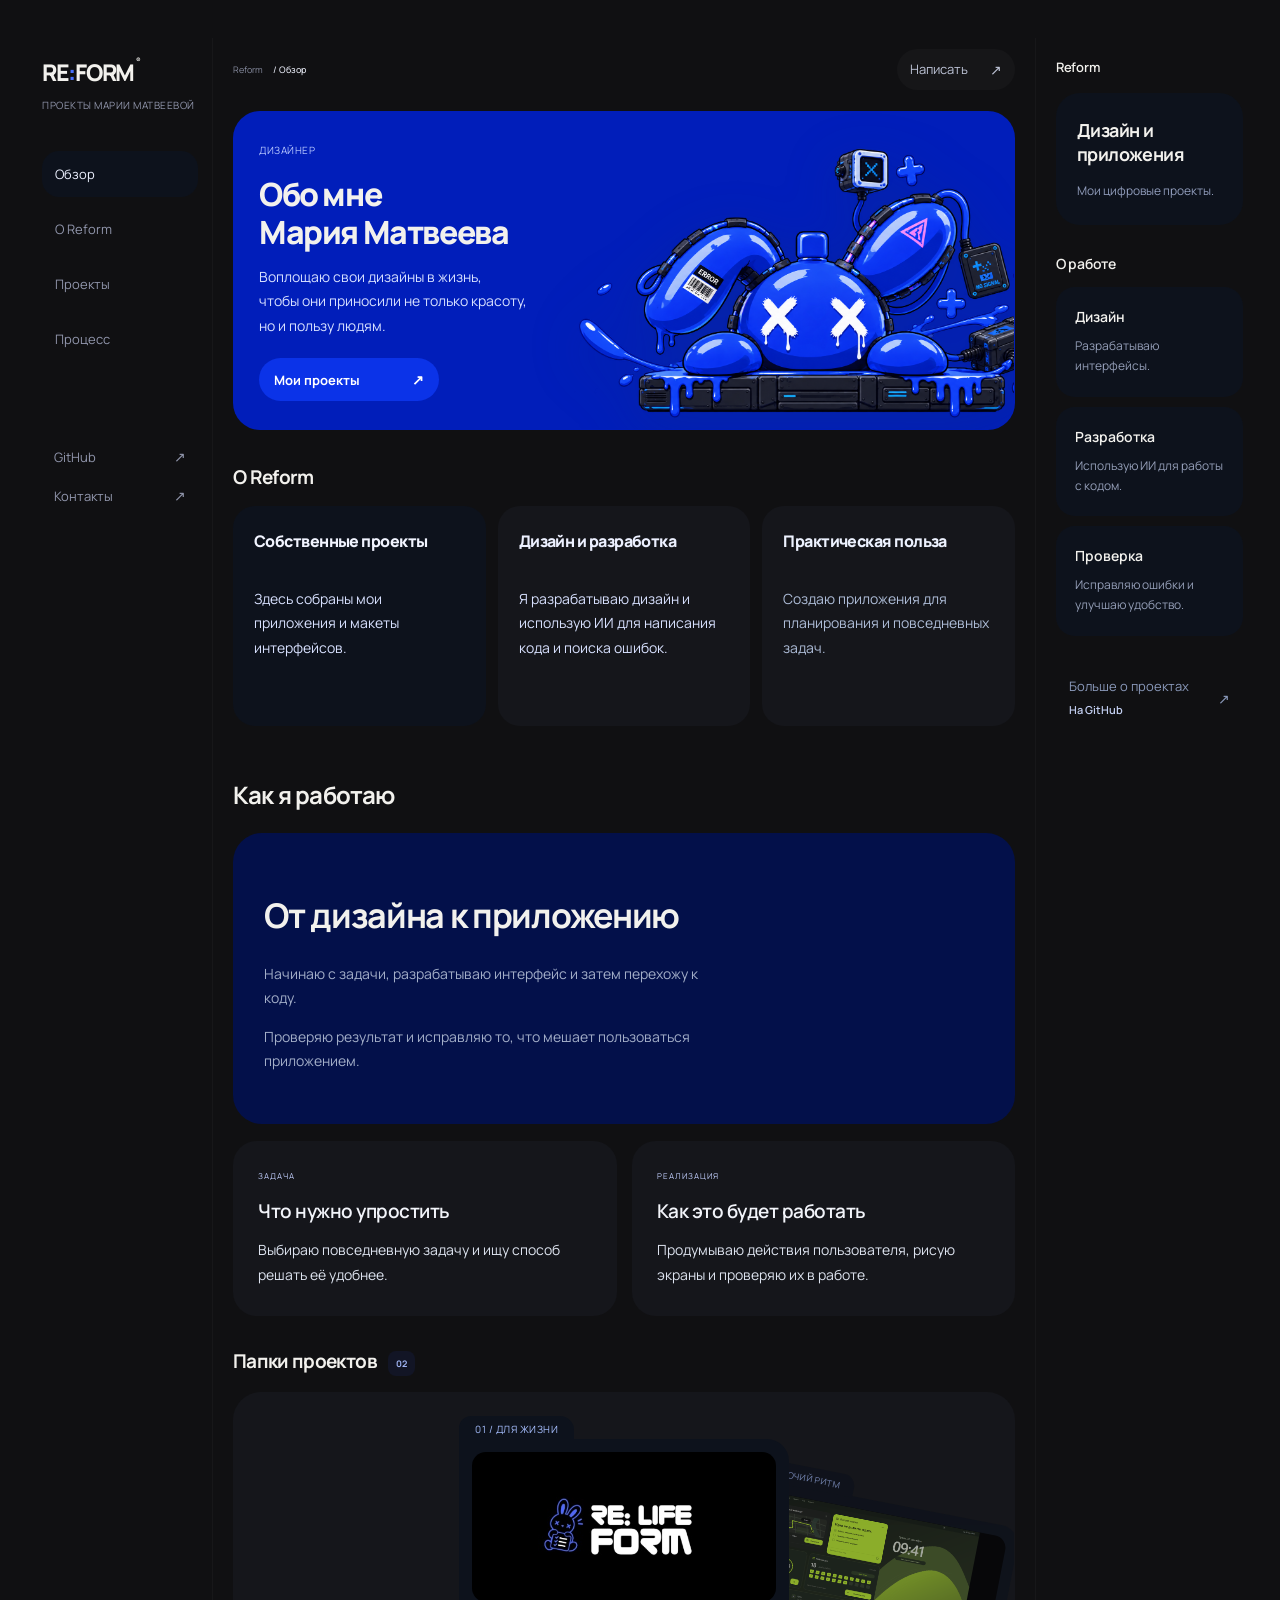
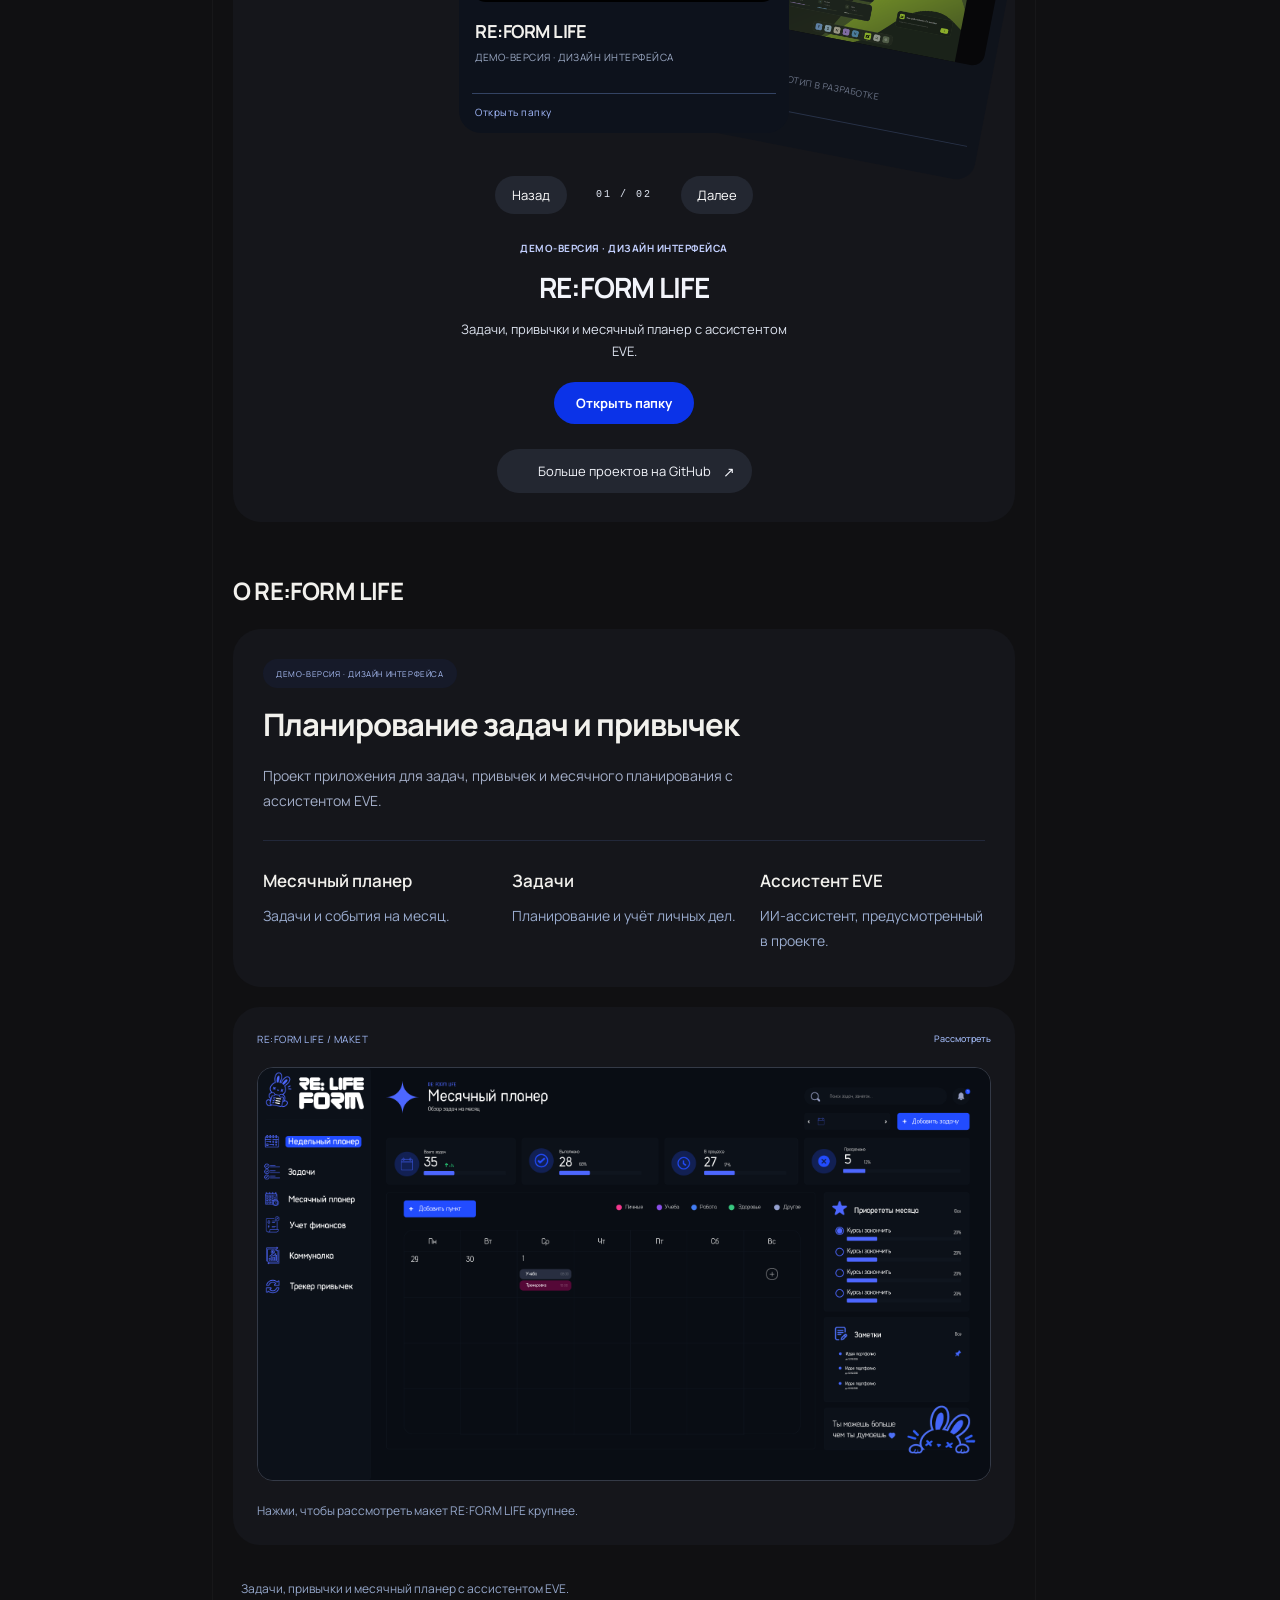
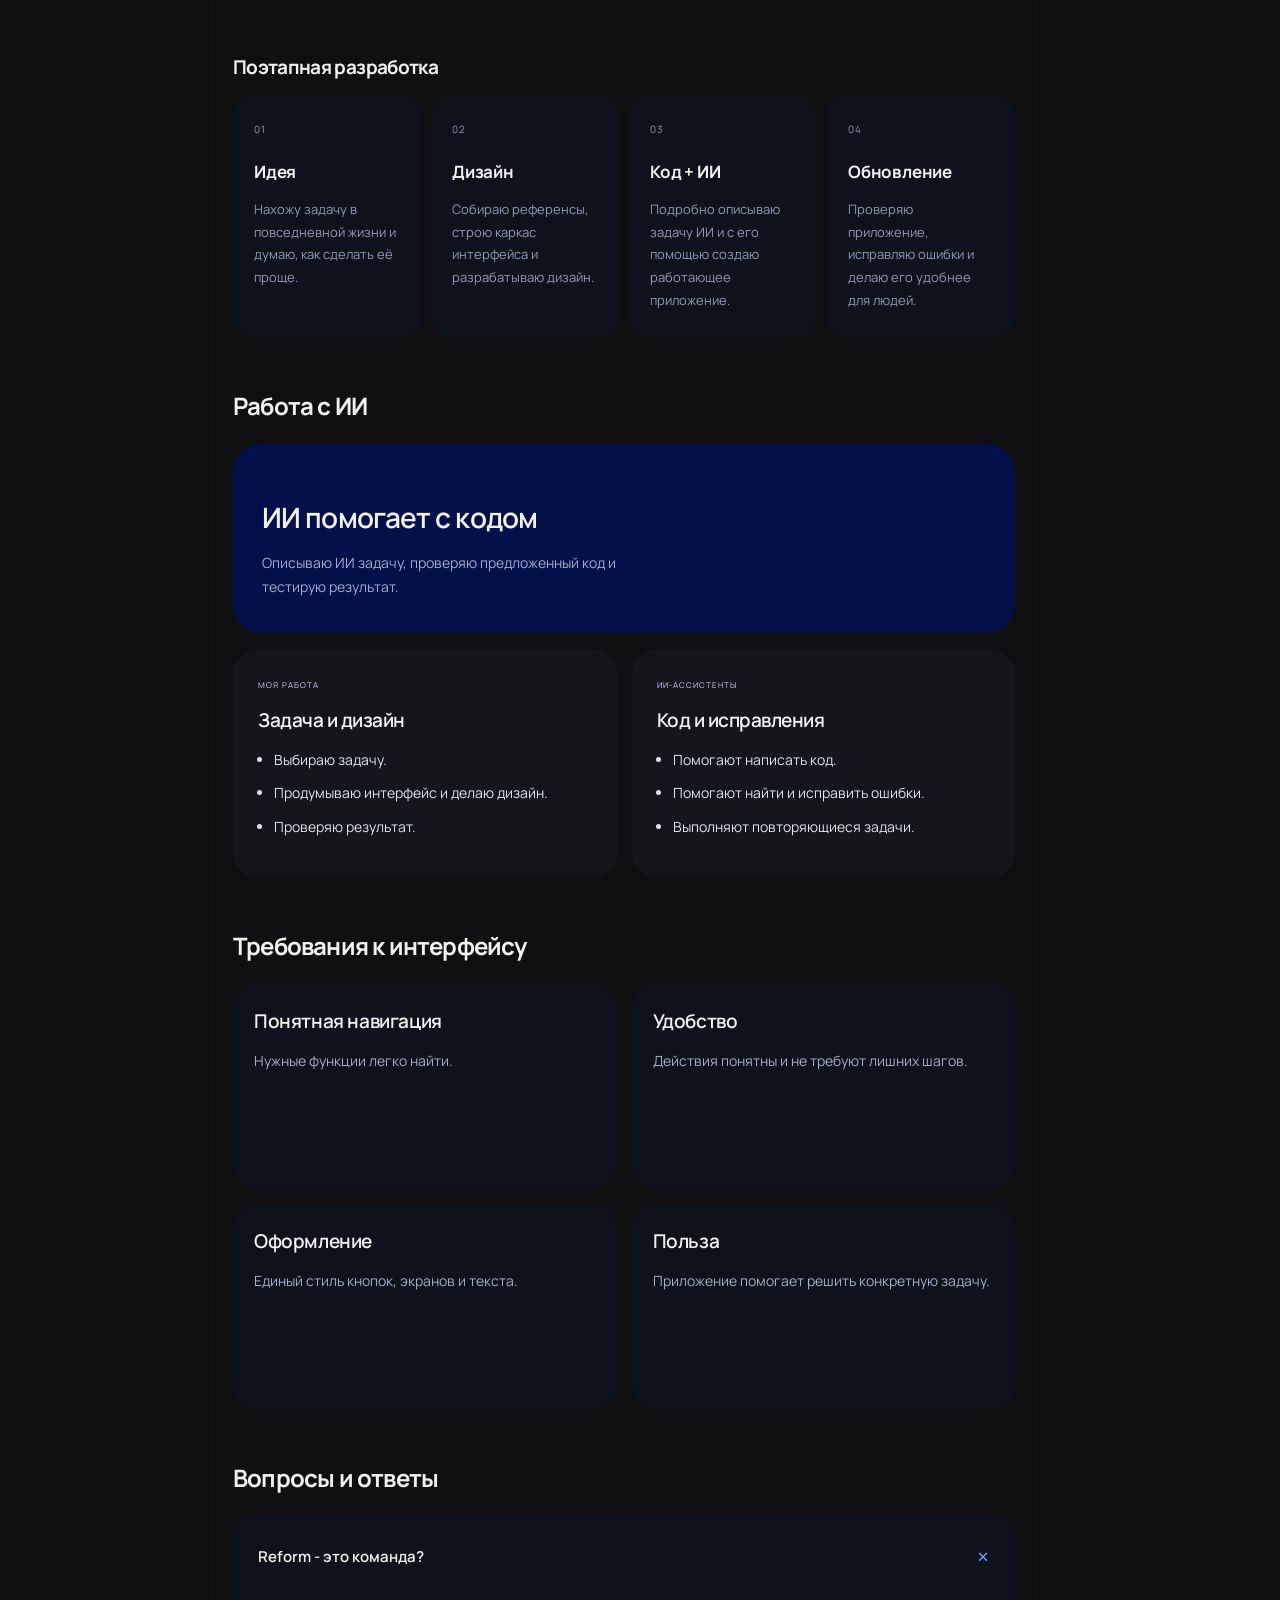
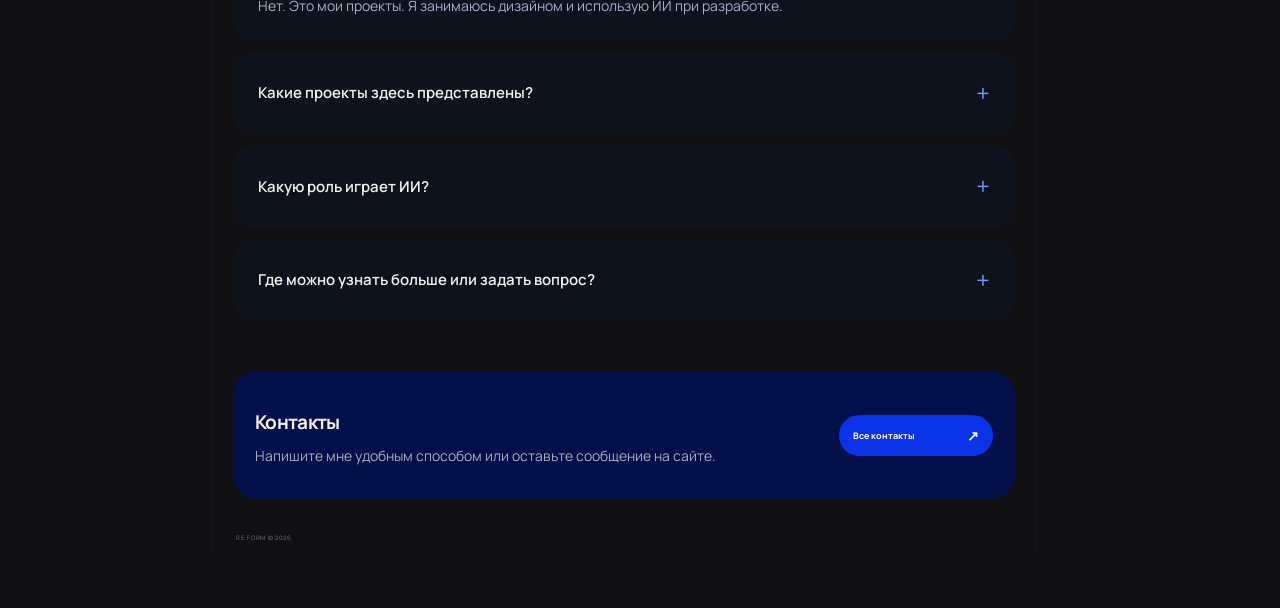
<file: personal-portfolio-concept/reform-space/index.html>
<!doctype html><html lang="ru"><head><meta charset="utf-8"><meta name="viewport" content="width=device-width, initial-scale=1"><meta name="theme-color" content="#101012"><title>RE:FORM - проекты Марии Матвеевой</title><link rel="stylesheet" href="dashboard.css?v=local-fonts-99"><link rel="stylesheet" href="palette.css?v=no-shadow-34"><link rel="stylesheet" href="gallery.css?v=readable-17"><script src="app.js?v=portfolio-refresh-76" defer></script><link rel="stylesheet" href="portfolios.css?v=local-fonts-99"><link rel="stylesheet" href="flat-blue.css?v=folders-35"><script src="embed-navigation.js?v=portfolio-refresh-76" defer></script><script src="project-gallery.js?v=portfolio-refresh-76" defer></script><script src="product-detail.js?v=portfolio-refresh-76" defer></script><script src="readable-ui.js?v=bilingual-95" defer></script><link rel="stylesheet" href="../portfolio-responsive.css?v=section-hats-105"><script src="../portfolio-i18n.js?v=channel-design-109" defer></script><link rel="icon" href="../../favicon.ico?v=section-favicon-106" sizes="16x16 32x32 48x48 64x64 128x128 256x256" type="image/x-icon"><link rel="icon" href="../../favicon-96.png?v=section-favicon-106" sizes="96x96" type="image/png"><link rel="apple-touch-icon" href="../../apple-touch-icon.png?v=logo-102" sizes="180x180"><link rel="manifest" href="../../site.webmanifest"><meta name="application-name" content="Kartaamigo"><meta name="apple-mobile-web-app-title" content="Kartaamigo"><meta name="msapplication-TileImage" content="../../site-icon-192.png"><meta name="msapplication-TileColor" content="#101012"><script src="../section-favicon.js?v=section-favicon-106" defer></script></head><body id="top">

<div class="world"><div class="app-shell" id="workspace">
<aside class="rail"><a class="wordmark" href="#home" aria-label="Reform - начало">RE<span>:</span>FORM<sup>®</sup></a><span class="rail-caption">ПРОЕКТЫ МАРИИ МАТВЕЕВОЙ</span><nav aria-label="Разделы Reform"><a class="active" href="#home" data-section="home"><i>⌂</i><span>Обзор</span></a><a href="#space" data-section="space"><i>◈</i><span>О Reform</span></a><a href="#projects" data-section="projects"><i>▦</i><span>Проекты</span></a><a href="#process" data-section="process"><i>↗</i><span>Процесс</span></a></nav><div class="rail-bottom"><a href="https://github.com/kartaamigo" target="_blank" rel="noopener">GitHub ↗</a><a href="#contact">Контакты ↗</a></div></aside>
<main><header class="topbar"><div class="breadcrumb">Reform <b>/ Обзор</b></div><a href="#contact" class="header-contact"><span class="status-dot"></span> Написать <span>↗</span></a></header>
<section class="hero" id="home"><div class="hero-copy"><span class="eyebrow">ДИЗАЙНЕР</span><h1>Обо мне<br>Мария Матвеева</h1><p>Воплощаю свои дизайны в жизнь,<br>чтобы они приносили не только красоту,<br>но и пользу людям.</p><a class="button light" href="#projects">Мои проекты <span>↗</span></a></div><img class="hero-bunny" src="assets/bunny.png" alt="Синий кролик Reform с крестиками вместо глаз"></section>
<section id="space" class="space"><div class="section-heading"><h2>О Reform <span>✳</span></h2></div><div class="about-grid"><article class="about-card"><h3>Собственные проекты</h3><p>Здесь собраны мои приложения и макеты интерфейсов.</p><span class="card-icon">◈</span></article><article class="about-card lilac"><h3>Дизайн и разработка</h3><p>Я разрабатываю дизайн и использую ИИ для написания кода и поиска ошибок.</p><span class="card-icon">⌘</span></article><article class="about-card mint"><h3>Практическая польза</h3><p>Создаю приложения для планирования и повседневных задач.</p><span class="card-icon">↗</span></article></div></section>
<section id="philosophy" data-nav="space" class="long-section"><div class="section-heading"><h2>Как я работаю</h2></div><article class="big-manifesto"><h3>От дизайна к приложению</h3><p>Начинаю с задачи, разрабатываю интерфейс и затем перехожу к коду.</p><p>Проверяю результат и исправляю то, что мешает пользоваться приложением.</p></article><div class="story-pair"><article><span>ЗАДАЧА</span><h3>Что нужно упростить</h3><p>Выбираю повседневную задачу и ищу способ решать её удобнее.</p></article><article><span>РЕАЛИЗАЦИЯ</span><h3>Как это будет работать</h3><p>Продумываю действия пользователя, рисую экраны и проверяю их в работе.</p></article></div></section>
<section id="projects" class="projects">
<div class="section-heading"><h2>Папки проектов <span class="count">02</span></h2></div>
<div class="project-library" aria-label="Работы Reform">
<div class="folder-stage">
<button class="project-folder is-active" data-project="life" style="--position:0" aria-pressed="true" aria-label="Открыть папку RE:FORM LIFE"><span class="folder-tab">01 / ДЛЯ ЖИЗНИ</span><span class="folder-art"><img src="assets/life-cover.jpg" alt="Логотип RE:FORM LIFE и синий кролик"></span><span class="folder-label"><b>RE:FORM LIFE</b><span>Планы · привычки · EVE</span></span><span class="folder-open">Открыть папку ↗</span></button>
<button class="project-folder" data-project="blaze" style="--position:1" aria-pressed="false" aria-label="Выбрать папку Blaze"><span class="folder-tab">02 / РАБОЧИЙ РИТМ</span><span class="folder-art"><img src="assets/blaze.png" alt="Авторский макет рабочего пространства Blaze"></span><span class="folder-label"><b>Blaze</b><span>Виджеты · заметки · фокус</span></span><span class="folder-open">Открыть папку ↗</span></button>
<div class="future-folder" aria-hidden="true"><span>+</span><b>Следующая идея</b><small>Здесь есть место для нового</small></div>
</div>
<div class="gallery-controls"><button data-gallery-step="-1" aria-label="Предыдущая работа">←</button><span class="gallery-counter" aria-live="polite">01 / 02</span><button data-gallery-step="1" aria-label="Следующая работа">→</button></div>
<div class="selected-project"><span class="mini-label" id="selected-status">ДЕМО-ВЕРСИЯ · ДИЗАЙН ИНТЕРФЕЙСА</span><h3 id="selected-title">RE:FORM LIFE</h3><p id="selected-description">Планирование жизни в одном пространстве - с задачами, привычками и ассистентом EVE.</p><button class="button primary" id="open-project">Открыть папку <span>↗</span></button></div>
</div></section>
<section id="life-detail" data-nav="projects" class="long-section life-detail"><div class="section-heading"><h2>О RE:FORM LIFE</h2></div><article class="life-intro"><span class="pill">ПЛАНИРОВАНИЕ · ДИЗАЙН · ИИ</span><h3>Планирование задач и привычек</h3><p>RE:FORM LIFE - проект приложения для задач, привычек и месячного планирования с ассистентом EVE.</p><div class="life-points"><div><span>◷</span><h4>Месячный планер</h4><p>Задачи и события на месяц.</p></div><div><span>▦</span><h4>Задачи</h4><p>Планирование и учёт личных дел.</p></div><div><span>✧</span><h4>Ассистент EVE</h4><p>ИИ-ассистент, предусмотренный в проекте.</p></div></div></article><button class="screen-showcase" data-open-project aria-label="Увеличить экран RE:FORM LIFE"><div><span>RE:FORM LIFE / МЕСЯЧНЫЙ ПЛАНЕР</span><b>Рассмотреть ↗</b></div><img src="assets/life.png" alt="Полный экран месячного планера Reform Life"><span class="screen-caption">Отдельные детали складываются в единый интерфейс. Нажми, чтобы рассмотреть макет.</span></button><div class="project-footnote"><p>Этот экран показывает визуальную часть проекта. Путь от идеи к продукту продолжается через проверку сценариев, работу с кодом и уточнение деталей.</p></div></section>
<section id="process" class="process"><div class="section-heading"><h2>Поэтапная разработка</h2></div><div class="steps"><article><span>01</span><b>✳</b><h3>Идея</h3><p>Нахожу задачу в повседневной жизни и думаю, как сделать её проще.</p></article><article><span>02</span><b>◈</b><h3>Дизайн</h3><p>Собираю референсы, строю каркас интерфейса и разрабатываю дизайн.</p></article><article><span>03</span><b>⌘</b><h3>Код + ИИ</h3><p>Подробно описываю задачу ИИ и с его помощью создаю работающее приложение.</p></article><article><span>04</span><b>↗</b><h3>Обновление</h3><p>Проверяю приложение, исправляю ошибки и делаю его удобнее для людей.</p></article></div></section>

<section id="ai" data-nav="process" class="long-section"><div class="section-heading"><h2>Работа с ИИ</h2></div><article class="ai-banner"><div><h3>ИИ помогает с кодом</h3><p>Описываю ИИ задачу, проверяю предложенный код и тестирую результат.</p></div><span class="ai-symbol">✳</span></article><div class="story-pair ai-pair"><article><span>МОЯ РАБОТА</span><h3>Задача и дизайн</h3><ul><li>Выбираю задачу.</li><li>Продумываю интерфейс и делаю дизайн.</li><li>Проверяю результат.</li></ul></article><article><span>ИИ-АССИСТЕНТЫ</span><h3>Код и исправления</h3><ul><li>Помогают написать код.</li><li>Помогают найти и исправить ошибки.</li><li>Выполняют повторяющиеся задачи.</li></ul></article></div></section>
<section id="principles" data-nav="space" class="long-section"><div class="section-heading"><h2>Требования к интерфейсу</h2></div><div class="principle-grid"><article><span>◈</span><h3>Понятная навигация</h3><p>Нужные функции легко найти.</p></article><article><span>↝</span><h3>Удобство</h3><p>Действия понятны и не требуют лишних шагов.</p></article><article><span>✳</span><h3>Оформление</h3><p>Единый стиль кнопок, экранов и текста.</p></article><article><span>↗</span><h3>Польза</h3><p>Приложение помогает решить конкретную задачу.</p></article></div></section>
<section id="faq" data-nav="space" class="long-section faq"><div class="section-heading"><h2>Вопросы и ответы</h2></div><details open><summary>Reform - это команда?<span>+</span></summary><p>Нет. Это мои проекты. Я занимаюсь дизайном и использую ИИ при разработке.</p></details><details><summary>Какие проекты здесь представлены?<span>+</span></summary><p>RE:FORM LIFE для планирования и Blaze для виджетов рабочего стола.</p></details><details><summary>Какую роль играет ИИ?<span>+</span></summary><p>ИИ помогает писать код и искать ошибки. Дизайн и проверку результата я делаю сама.</p></details><details><summary>Где можно узнать больше или задать вопрос?<span>+</span></summary><p>Другие проекты можно посмотреть на <a href="https://github.com/kartaamigo" target="_blank" rel="noopener">GitHub ↗</a>. Написать мне можно в <a href="https://t.me/designeramigo" target="_blank" rel="noopener">Telegram ↗</a>.</p></details></section>
<section id="contact" class="contact"><div><h2>Контакты</h2><p>Напишите мне удобным способом или оставьте сообщение на сайте.</p></div><a class="button light" href="../contacts.html" target="_top">Все контакты <span>↗</span></a></section><footer><span>RE:FORM © 2026</span></footer></main>
<aside class="activity"><div class="activity-heading"><h2>Reform</h2><span>✧</span></div><article class="focus-card"><div class="focus-orbit"><span>RE<span>:</span></span></div><h3>Дизайн и приложения</h3><p>Мои цифровые проекты.</p></article><div class="activity-heading small"><h2>О работе</h2><span>↘</span></div><article class="note"><span class="note-icon blue">◈</span><div><h3>Дизайн</h3><p>Разрабатываю интерфейсы.</p></div></article><article class="note"><span class="note-icon purple">✳</span><div><h3>Разработка</h3><p>Использую ИИ для работы с кодом.</p></div></article><article class="note"><span class="note-icon green">↗</span><div><h3>Проверка</h3><p>Исправляю ошибки и улучшаю удобство.</p></div></article><a class="activity-bottom" href="https://github.com/kartaamigo" target="_blank" rel="noopener"><span>Больше о проектах<br><b>На GitHub</b></span><span>↗</span></a></aside>
</div></div>
<nav class="mobile-nav" aria-label="Быстрые разделы"><a class="active" href="#home" data-section="home"><span>⌂</span>Обзор</a><a href="#space" data-section="space"><span>◈</span>Reform</a><a href="#projects" data-section="projects"><span>▦</span>Проекты</a><a href="#process" data-section="process"><span>↗</span>Процесс</a></nav>
<dialog id="project-dialog"><div class="dialog-top"><span class="mini-label">RE:FORM / PROJECT VIEW</span><button class="close" aria-label="Закрыть проект">×</button></div><h2>RE:FORM <em>LIFE</em></h2><p>Приложение для планирования с ассистентом EVE.<br>Существующий макет интерфейса проекта.</p><img src="assets/life.png" alt="Месячный планер Reform Life крупным планом"><div class="dialog-actions"><span>DESIGN · CODE · AI</span><a class="button primary" href="https://t.me/designeramigo" target="_blank" rel="noopener">Обсудить проект ↗</a></div></dialog>
</body></html>
</file>
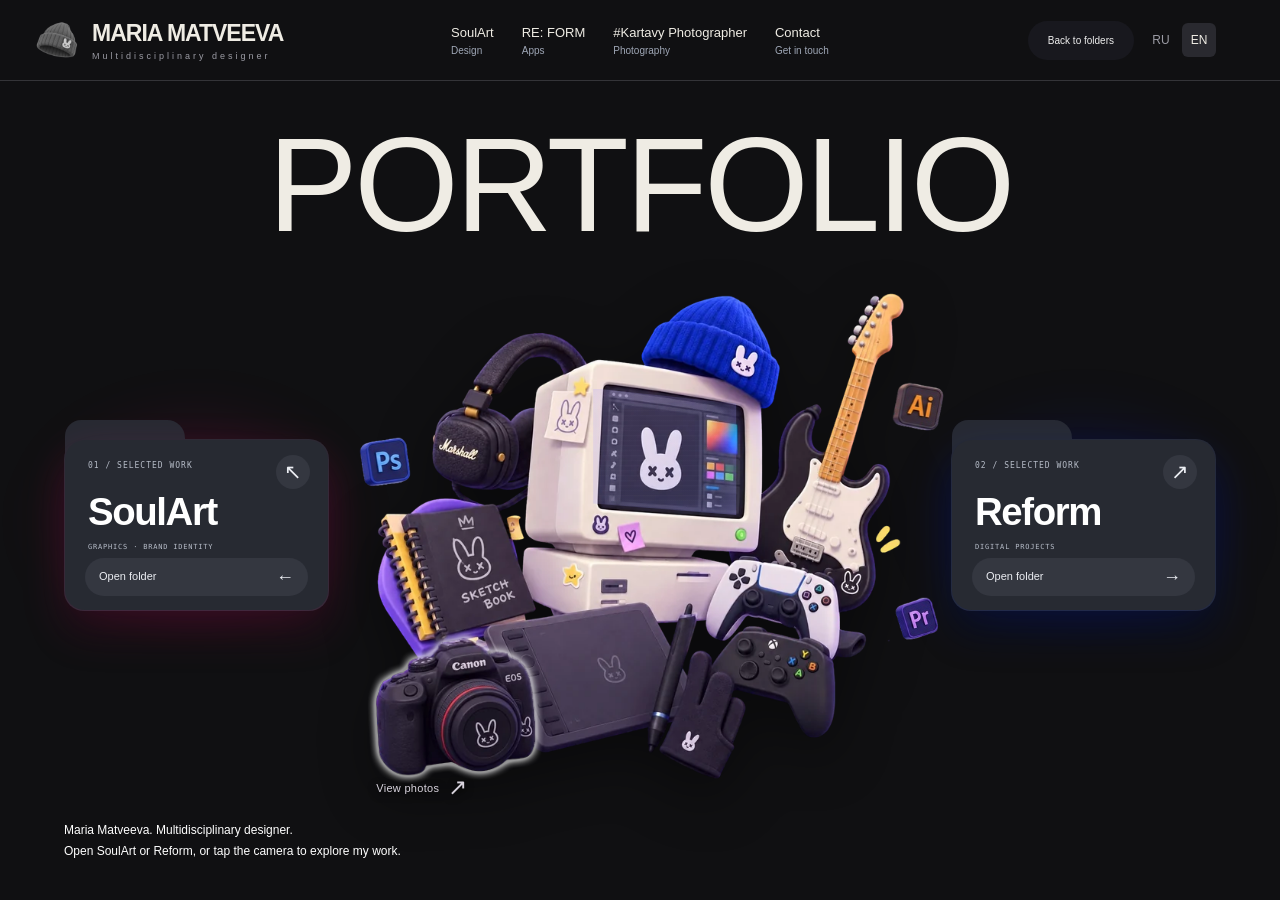
<file: index.en.html>
<!doctype html><html lang="en"><head><base href="/personal-portfolio-concept/"><meta charset="utf-8"><meta name="viewport" content="width=device-width,initial-scale=1"><meta name="theme-color" content="#101012"><title>Kartaamigo | Maria Matveeva - Designer and Photographer</title><link rel="stylesheet" href="../dual-world/style.css"><link rel="stylesheet" href="../dual-world/hero.css"><link rel="stylesheet" href="../dual-world/reform-scene.css"><link rel="stylesheet" href="../dual-world/world-scene.css"><link rel="stylesheet" href="../dual-world/new-motion.css"><link rel="stylesheet" href="../dual-world/desktop.css"><link rel="stylesheet" href="combined-editorial.css"><link rel="stylesheet" href="combined.css"><link rel="stylesheet" href="soulart-scroll.css?v=language-reset-93"><link rel="stylesheet" href="video-flow.css?v=buttons-90"><link rel="stylesheet" href="world-switcher.css?v=flow-9"><link rel="preload" as="image" href="assets/studio-center-camera-720.webp" imagesrcset="assets/studio-center-camera-720.webp 720w, assets/studio-center-camera-1440.webp 1440w" imagesizes="(max-width:800px) 82vw, (min-width:1675px) 720px, 43vw"><script src="startup-loading.js?v=portfolio-refresh-76" defer></script><script src="world-switcher.js?v=designer-90" defer></script><script src="combined-controller.js?v=entry-center-97" defer></script><script src="soulart-scroll.js?v=portfolio-refresh-76" defer></script><script src="../dual-world/reform-scene.js?v=portfolio-refresh-76" defer></script><link rel="stylesheet" href="folder-worlds.css?v=folders-5"><script src="folder-worlds.js?v=portfolio-refresh-76" defer></script><link rel="stylesheet" href="reform-projects.css?v=drawer-2"><script src="reform-projects.js?v=portfolio-refresh-76" defer></script><link rel="stylesheet" href="studio-center.css?v=studio-5"><script src="studio-center.js?v=portfolio-refresh-76" defer></script><link rel="stylesheet" href="studio-compact.css?v=compact-9"><link rel="stylesheet" href="photography-world.css?v=photo-about-hat-107"><script src="photography-world.js?v=photo-about-hat-107" defer></script><link rel="stylesheet" href="reform-layout.css?v=bilingual-95"><script src="reform-layout.js?v=bilingual-95" defer></script><link rel="stylesheet" href="portfolio-responsive.css?v=section-hats-105"><script src="portfolio-i18n.js?v=channel-design-109" defer></script><meta name="description" content="Kartaamigo - Maria Matveeva: multidisciplinary design, UI/UX, brand identity, magazine and book layouts, and photography. SoulArt and RE: FORM."><meta name="robots" content="index,follow,max-image-preview:large"><meta name="author" content="Maria Matveeva"><link rel="canonical" href="https://kartaamigo.github.io/index.en.html"><meta property="og:type" content="website"><meta property="og:site_name" content="Kartaamigo"><meta property="og:title" content="Kartaamigo | Maria Matveeva - Designer and Photographer"><meta property="og:description" content="Kartaamigo - Maria Matveeva: multidisciplinary design, UI/UX, brand identity, magazine and book layouts, and photography. SoulArt and RE: FORM."><meta property="og:url" content="https://kartaamigo.github.io/"><meta property="og:image" content="https://kartaamigo.github.io/personal-portfolio-concept/assets/studio-center-camera-1440.webp"><meta name="twitter:card" content="summary_large_image"><link rel="alternate" hreflang="ru" href="https://kartaamigo.github.io/"><link rel="alternate" hreflang="en" href="https://kartaamigo.github.io/index.en.html"><link rel="alternate" hreflang="x-default" href="https://kartaamigo.github.io/"><script type="application/ld+json">[{"@context": "https://schema.org", "@type": "WebSite", "name": "Kartaamigo", "alternateName": ["Kartaamigo Portfolio", "SoulArt / KRTY"], "url": "https://kartaamigo.github.io/", "inLanguage": ["ru", "en"]}, {"@context": "https://schema.org", "@type": "Person", "name": "Мария Матвеева", "alternateName": ["Maria Matveeva", "kartaamigo", "SoulArt", "KRTY"], "url": "https://kartaamigo.github.io/", "jobTitle": "Multidisciplinary designer and photographer", "sameAs": ["https://github.com/kartaamigo", "https://www.behance.net/tuumiyurmirazh", "https://t.me/designeramigo", "https://ru.pinterest.com/x1ghostxsoul1x/"]}]</script><link rel="icon" href="../favicon.ico?v=section-favicon-106" sizes="16x16 32x32 48x48 64x64 128x128 256x256" type="image/x-icon"><link rel="icon" href="../favicon-96.png?v=section-favicon-106" sizes="96x96" type="image/png"><link rel="apple-touch-icon" href="../apple-touch-icon.png?v=logo-102" sizes="180x180"><link rel="manifest" href="../site.webmanifest"><meta name="application-name" content="Kartaamigo"><meta name="apple-mobile-web-app-title" content="Kartaamigo"><meta name="msapplication-TileImage" content="../site-icon-192.png"><meta name="msapplication-TileColor" content="#101012"><script src="section-favicon.js?v=section-favicon-106" defer></script></head><body data-studio="compact" data-world="neutral" data-preview="neutral"><header><a class="wordmark" href="/">MARIA MATVEEVA<span>Multidisciplinary designer</span></a><nav aria-label="Portfolio sections"><a href="#projects" data-header-world="art"><span>SoulArt</span><small>Design</small></a><a href="#projects" data-header-world="digital"><span>RE: FORM</span><small>Apps</small></a><a href="#photo-works" data-header-world="photography"><span>#Kartavy Photographer</span><small>Photography</small></a><a href="contacts.html" data-header-contact><span>Contact</span><small>Get in touch</small></a></nav><div class="header-worlds" role="group" aria-label="Choose a world"><button data-switch="art" aria-pressed="false">SoulArt</button><button class="world-reset" type="button" aria-label="Both worlds">◐</button><button data-switch="digital" aria-pressed="false">RE: FORM</button></div></header><noscript><section style="padding:40px;color:#efece4"><h1>Kartaamigo - Мария Матвеева</h1><p>Мультидисциплинарный дизайнер и фотограф. Айдентика, UI/UX, вёрстка, постеры и обложки.</p><a href="contacts.html">Contact</a> · <a href="https://www.behance.net/tuumiyurmirazh">Портфолио на Behance</a></section></noscript><main><section class="hero" id="home" aria-label="Choose a direction"><div class="paper-scene" aria-hidden="true"><span class="paper-word">CREATE<br>FEEL<br>REPEAT.</span><span class="doodle">✳</span><span class="scribble">a little chaos,<br>a lot of character.</span></div><div class="digital-scene" aria-hidden="true"><div class="scene-grid"></div><span class="orbit orbit-a"></span><span class="orbit orbit-b"></span><div class="float-chip">RE: FORM<br><b>DESIGN → CODE → LIFE</b></div></div>

<div class="hero-artwork"><div class="artwork-track"><h1 class="background-manifesto">PORTFOLIO</h1><img class="artwork-art" data-src="assets/world-art-filled.webp" alt="Pink SoulArt rabbit"><div class="digital-frame"><div class="reform-art reform-playground"><img class="reform-static" data-src="../dual-world/assets/reform/provided-details/bunny-stationary-restored.png" alt="Blue RE: FORM rabbit on a black platform"><button class="reform-prop motion-card" type="button" aria-label="Design + code. From sketch to working interface." aria-describedby="reform-dialog" data-message="Дизайн + код. От эскиза до живого интерфейса."><img data-src="../dual-world/assets/reform/provided-details/card.png" alt=""></button><button class="reform-prop motion-blur" type="button" aria-label="One person + AI. I set the direction and make the decisions." aria-describedby="reform-dialog" data-message="Один человек + ИИ. Направление и решения - мои."><img data-src="../dual-world/assets/reform/provided-details/blur.png" alt=""></button><button class="reform-prop motion-scribble" type="button" aria-label="A little experimentation, a lot of character." aria-describedby="reform-dialog" data-message="Немного экспериментов, много собственного характера."><img data-src="../dual-world/assets/reform/provided-details/scribble.png" alt=""></button><button class="reform-prop motion-signal" type="button" aria-label="Let&#x27;s turn your idea into a project." aria-describedby="reform-dialog" data-message="Есть связь! Давай превратим твою идею в проект."><img data-src="../dual-world/assets/reform/provided-details/signal.png" alt=""></button><button class="reform-prop motion-arc" type="button" aria-label="From the first idea to the product, one continuous process." aria-describedby="reform-dialog" data-message="От первой мысли до продукта - один непрерывный процесс."><img data-src="../dual-world/assets/reform/provided-details/arc.png" alt=""></button><button class="reform-prop motion-plus" type="button" aria-label="What if we tried something new? One more idea to explore." aria-describedby="reform-dialog" data-message="А что, если попробовать? Добавим ещё одну идею."><img data-src="../dual-world/assets/reform/provided-details/plus.png" alt=""></button><button class="reform-prop motion-drop" type="button" aria-label="From an idea to form, purpose and a working product." aria-describedby="reform-dialog" data-message="Из свободной идеи - в форму, смысл и работающий продукт."><img data-src="../dual-world/assets/reform/provided-details/drop.png" alt=""></button><button class="reform-prop motion-error" type="button" aria-label="Mistakes are part of the process. I try, refine and create." aria-describedby="reform-dialog" data-message="Ошибки - часть процесса. Пробую, исправляю, создаю."><img data-src="../dual-world/assets/reform/provided-details/error.png" alt=""></button><button class="reform-prop motion-stroke" type="button" aria-label="A little courage gives an idea its own character." aria-describedby="reform-dialog" data-message="Немного смелости - и идея обретает свой характер."><img data-src="../dual-world/assets/reform/provided-details/stroke.png" alt=""></button><button class="reform-prop motion-ball" type="button" aria-label="Big projects start with a small idea." aria-describedby="reform-dialog" data-message="Большие проекты начинаются с маленькой идеи."><img data-src="../dual-world/assets/reform/provided-details/ball.png" alt=""></button><button class="reform-prop motion-spray" type="button" aria-label="Design with character. No room for bland solutions." aria-describedby="reform-dialog" data-message="Дизайн с характером. Скучные решения здесь не задерживаются."><img data-src="../dual-world/assets/reform/provided-details/spray.png" alt=""></button><button class="reform-prop motion-screen" type="button" aria-label="Welcome to RE: FORM. This is where ideas take shape." aria-describedby="reform-dialog" data-message="Привет! Ты на стороне RE: FORM. Здесь идеи оживают."><img data-src="../dual-world/assets/reform/provided-details/screen.png" alt=""></button><div class="reform-pixel-dialog" id="reform-dialog" role="tooltip" hidden><span>RE: FORM / HELLO_</span><p></p></div><span class="reform-scene-hint">Hover over a detail or tap</span></div></div></div></div>
<div class="choices"><button type="button" class="choice choice-art" data-pick="art"><span class="choice-index">01</span><h2>SoulArt<span>/ KRTY</span></h2><p>Illustration. Brand identity.<br>Design for brands and projects.</p><span class="choice-link">Explore SoulArt</span></button><button type="button" class="choice choice-digital" data-pick="digital"><span class="choice-index">02</span><h2>RE: FORM<span>design · code · life</span></h2><p>Design | Code | Usability.<br>Ideas that make a difference.</p><span class="choice-link">Explore Reform</span></button></div>
<div class="hero-bottom"><p id="hero-caption">I turn ideas into visual stories.<br>And bring them to life.</p><span class="small-note">Hover to explore.<br>Tap to choose.</span></div></section><div class="portfolio-content"><div class="ribbon" aria-label="OUR DREAMS ARE REAL. CREATE. TRY. REFINE."><div class="ribbon-track" aria-hidden="true"><div class="ribbon-loop"><span class="ribbon-copy">OUR DREAMS ARE REAL. CREATE. TRY. REFINE.</span><span class="ribbon-copy">OUR DREAMS ARE REAL. CREATE. TRY. REFINE.</span></div><div class="ribbon-loop"><span class="ribbon-copy">OUR DREAMS ARE REAL. CREATE. TRY. REFINE.</span><span class="ribbon-copy">OUR DREAMS ARE REAL. CREATE. TRY. REFINE.</span></div></div></div><section class="resume-about" id="about">
<div class="resume-title"><span class="tiny">01 / ABOUT ME</span></div>
<div class="resume-intro"><div class="portrait portrait-drawing"><img data-src="assets/maria-portrait-drawing.webp" alt="Illustrated portrait of Maria"></div><div class="resume-intro-copy"><div class="tiny">MATVEEVA MARIA / MULTIDISCIPLINARY DESIGNER</div><h2>Maria<br>Matveeva<span>✳</span></h2><h3>My style is taking shape.<br><em>Experience keeps growing.</em></h3><p>I have been working in graphic design since 2022. I have developed skills in composition, typography, colour harmony and visual style. I focus on how design solves a problem and look for purpose in every detail.</p><p>My academic and personal projects include brand identity, posters, covers and social media content. I keep learning and following design trends. I am open to new projects where I can grow and create thoughtful work.</p><div class="resume-actions"><a href="assets/maria-resume.jpg" target="_blank" rel="noopener">View full CV</a><a href="https://t.me/designeramigo" target="_blank" rel="noopener">Discuss a project</a></div></div></div>
<div class="resume-details"><div class="resume-block"><h4><span>01</span> Experience</h4><article><small>2023 / BEE PRO</small><h5>Graphic designer</h5><p>Product card design for websites.</p></article><article><small>2025-2026 / COLLEGE</small><h5>Photographer</h5><p>Event and portrait photography.</p></article><article><small>SINCE 2026 / COLLEGE</small><h5>Graphic designer</h5><p>Cards and visual materials.</p></article></div>
<div class="resume-block"><h4><span>02</span> Education</h4><article><small>2023-2025</small><h5>IT TOP Academy</h5><p>Graphic design.<br>Composition, typography, colour, brand identity and digital design. Practical work and current approaches.</p></article><h4 class="tools-heading">Tools</h4><div class="tool-set"><img src="assets/tool-photoshop-provided.webp" alt="Photoshop" title="Photoshop" width="40" height="40" loading="lazy"><img src="assets/tool-illustrator-provided.webp" alt="Illustrator" title="Illustrator" width="40" height="40" loading="lazy"><img src="assets/tool-indesign-provided.webp" alt="InDesign" title="InDesign" width="40" height="40" loading="lazy"><img src="assets/tool-figma-provided.webp" alt="Figma" title="Figma" width="40" height="40" loading="lazy"><img src="assets/tool-lightroom-provided.webp" alt="Lightroom" title="Lightroom" width="40" height="40" loading="lazy"></div><p class="tool-names">Photoshop · Illustrator · InDesign · Figma · Lightroom</p></div>
<div class="resume-block"><h4><span>03</span> Skills</h4><ul><li>Composition and hierarchy</li><li>Typography</li><li>Colour correction and harmony</li><li>Working with references and mood boards</li><li>Poster and banner design</li><li>Brand identity and logo design</li></ul></div>
<div class="resume-block"><h4><span>04</span> How I work</h4><ul><li>Creative thinking</li><li>Attention to detail</li><li>Openness to feedback and flexibility</li><li>Time management and responsibility</li><li>Quick learning</li></ul><h4 class="tools-heading">Languages</h4><div class="languages language-scales"><img src="assets/languages-user-original-96.png" alt="Russian and English proficiency levels" width="2172" height="724" loading="lazy"></div></div></div></section><section class="works" id="projects"><div class="section-title"><span class="tiny">02 / SELECTED PROJECTS</span><h2>My<br><em>work.</em></h2></div><div class="work-layout"><article class="work work-a behance-work" data-project-type="ВЁРСТКА ЖУРНАЛА"><a class="work-cover project-cover project-journal" href="https://www.behance.net/gallery/229126569/Journal-Full-fledged-layout-of-the-magazine" target="_blank" rel="noopener noreferrer" aria-label="Open Journal on Behance"><img src="assets/project-journal.webp" alt="Journal - magazine layout" width="808" height="632" loading="lazy"></a><div class="work-caption"><h3><a href="https://www.behance.net/gallery/229126569/Journal-Full-fledged-layout-of-the-magazine" target="_blank" rel="noopener noreferrer">Journal</a></h3><p>Magazine design and full layout.</p><span class="tiny">MAGAZINE LAYOUT / BEHANCE</span></div></article><article class="work work-b behance-work" data-project-type="ПРИЛОЖЕНИЕ / UI/UX"><a class="work-cover project-cover project-reform-life" href="https://www.behance.net/gallery/256292513/Demo-version-of-the-project-RE-FORM-LIFE" target="_blank" rel="noopener noreferrer" aria-label="Open RE:FORM LIFE on Behance"><img src="assets/project-reform-life.webp" alt="RE:FORM LIFE - app / UI/UX" width="1600" height="900" loading="lazy"></a><div class="work-caption"><h3><a href="https://www.behance.net/gallery/256292513/Demo-version-of-the-project-RE-FORM-LIFE" target="_blank" rel="noopener noreferrer">RE:FORM LIFE</a></h3><p>A demo project for life planning and everyday tasks.</p><span class="tiny">APP / UI/UX / BEHANCE</span></div></article><article class="work work-c behance-work" data-project-type="РЕБРЕНДИНГ / АЙДЕНТИКА"><a class="work-cover project-cover project-xfit" href="https://www.behance.net/gallery/249997653/XFit-Rebranding" target="_blank" rel="noopener noreferrer" aria-label="Open XFit on Behance"><img src="assets/project-xfit.webp" alt="XFit - rebranding / brand identity" width="808" height="632" loading="lazy"></a><div class="work-caption"><h3><a href="https://www.behance.net/gallery/249997653/XFit-Rebranding" target="_blank" rel="noopener noreferrer">XFit</a></h3><p>XFit rebranding: logo and visual identity.</p><span class="tiny">REBRANDING / BRAND IDENTITY / BEHANCE</span></div></article><article class="work work-d behance-work" data-project-type="БРЕНДБУК / АЙДЕНТИКА"><a class="work-cover project-cover project-brandbook" href="https://www.behance.net/gallery/246885793/Brand-Book-GxSoulKRTY" target="_blank" rel="noopener noreferrer" aria-label="Open GxSoul/KRTY Brand Book on Behance"><img src="assets/project-brandbook.webp" alt="GxSoul/KRTY Brand Book" width="808" height="632" loading="lazy"></a><div class="work-caption"><h3><a href="https://www.behance.net/gallery/246885793/Brand-Book-GxSoulKRTY" target="_blank" rel="noopener noreferrer">GxSoul/KRTY Brand Book</a></h3><p>Logo, visual identity and brand book design.</p><span class="tiny">BRAND BOOK / BRAND IDENTITY / BEHANCE</span></div></article><article class="work work-e behance-work" data-project-type="САЙТ / UI/UX"><a class="work-cover project-cover project-portfolio-website" href="https://www.behance.net/gallery/251160601/Portfolio-Website" target="_blank" rel="noopener noreferrer" aria-label="Open Portfolio Website on Behance"><img src="assets/project-portfolio-website.webp" alt="Portfolio Website" width="808" height="632" loading="lazy"></a><div class="work-caption"><h3><a href="https://www.behance.net/gallery/251160601/Portfolio-Website" target="_blank" rel="noopener noreferrer">Portfolio Website</a></h3><p>Website design to showcase my work.</p><span class="tiny">WEBSITE / UI/UX / BEHANCE</span></div></article><article class="work work-f behance-work" data-project-type="ПОСТЕР / ГРАФИЧЕСКИЙ ДИЗАЙН"><a class="work-cover project-cover project-poster-flower" href="https://www.behance.net/gallery/228242573/Poster-flower" target="_blank" rel="noopener noreferrer" aria-label="Open Flower Poster on Behance"><img src="assets/project-poster-flower.webp" alt="Flower Poster" width="808" height="632" loading="lazy"></a><div class="work-caption"><h3><a href="https://www.behance.net/gallery/228242573/Poster-flower" target="_blank" rel="noopener noreferrer">Flower Poster</a></h3><p>A poster combining typography and collage.</p><span class="tiny">POSTER / GRAPHIC DESIGN / BEHANCE</span></div></article></div></section>

<section class="create"><div class="tiny">03 / WHAT I CREATE</div><div class="discipline"><span>01</span><h3>Brand identity</h3><p>Logos, visual identity and design systems</p></div><div class="discipline"><span>02</span><h3>Posters and covers</h3><p>Posters and covers for books and magazines</p></div><div class="discipline"><span>03</span><h3>Magazine and book layouts</h3><p>Typography, page layout and print preparation</p></div><div class="discipline"><span>04</span><h3>Digital design</h3><p>Websites, UI/UX design, product cards and social media content</p></div><div class="discipline"><span>05</span><h3>Channel design</h3><p>YouTube thumbnails, channel banners, avatars and social media graphics</p></div><div class="discipline"><span>06</span><h3>Photography</h3><p>Portrait and event photography</p></div></section>
<section class="reform" id="reform"><div class="tiny">04 / ONE OF MY PROJECTS</div><div class="reform-heading">reform<span>↗</span></div><div class="reform-bottom reform-bottom-simple"><p>Explore my Reform project in more detail.</p></div></section>
<section class="contact" id="contacts"><div class="tiny">05 / NEW IDEAS START WITH A CONVERSATION</div><h2>SHALL WE<br><span>CREATE</span><br>SOMETHING<span class="question">?</span></h2><div class="contact-bottom"><p>A project, a question or just a hello.<br>Let&#x27;s start with a message.</p><div class="contact-links"><a href="https://t.me/designeramigo" target="_blank" rel="noopener">Telegram ↗</a><a href="mailto:xghostxsoulx@gmail.com">Email</a><a href="https://www.behance.net/tuumiyurmirazh" target="_blank" rel="noopener">Behance ↗</a></div></div><small>XGHOSTXSOULX@GMAIL.COM / @DESIGNERAMIGO</small></section><footer><b>MARIA MATVEEVA<span>✳</span></b><span>ORIGINAL DESIGN. REAL WORK.</span><a href="#home">BACK TO TOP</a></footer></div></main><button class="world-center-return" type="button" hidden>Back to the centre</button><div class="sr-only" id="world-status" aria-live="polite"></div></body></html>
</file>
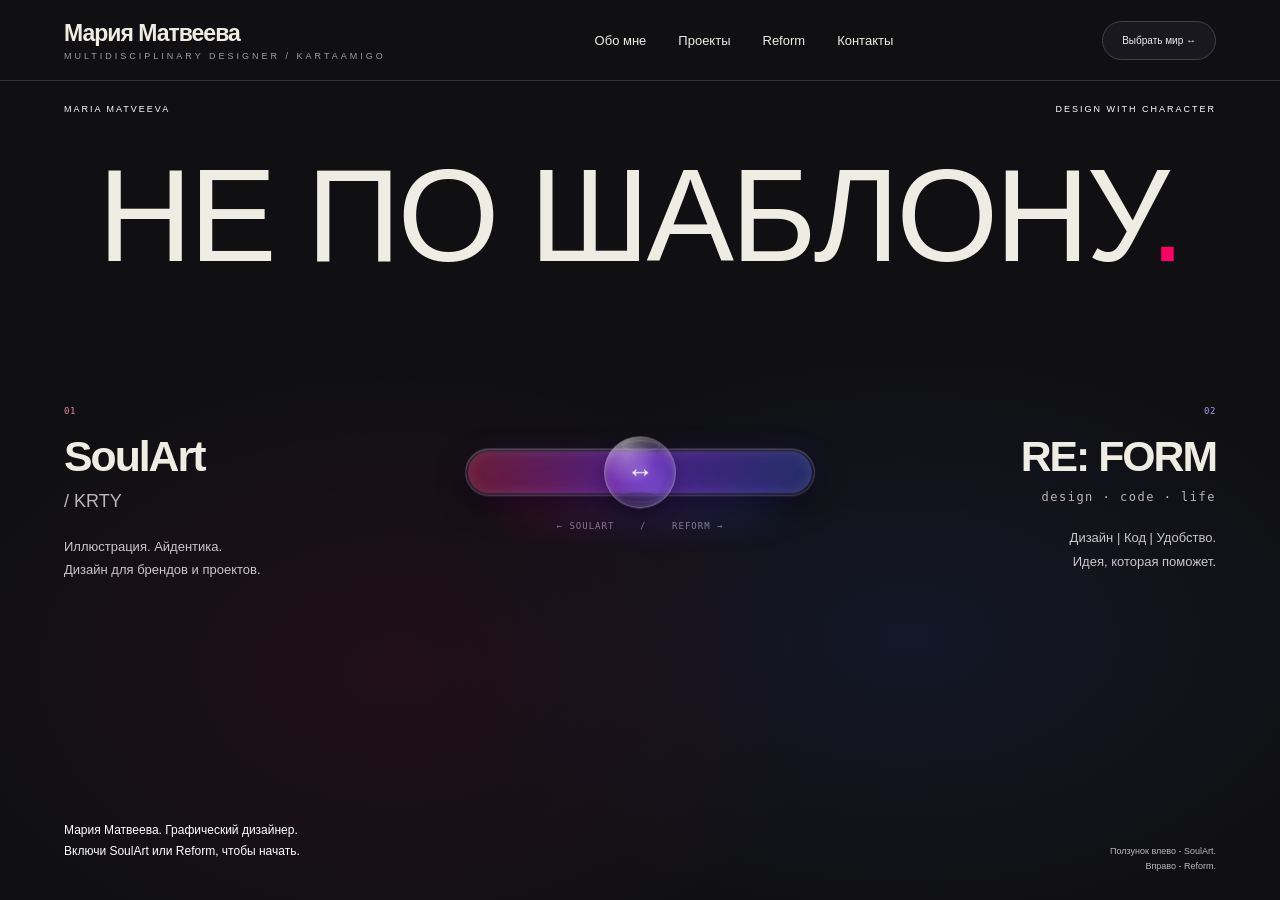
<file: personal-portfolio-concept/combined.html>
<!doctype html><html lang="ru"><head><meta charset="utf-8"><meta name="viewport" content="width=device-width,initial-scale=1"><meta name="theme-color" content="#101012"><title>Мария Матвеева - не по шаблону</title><link rel="stylesheet" href="../dual-world/style.css"><link rel="stylesheet" href="../dual-world/hero.css"><link rel="stylesheet" href="../dual-world/reform-scene.css"><link rel="stylesheet" href="../dual-world/world-scene.css"><link rel="stylesheet" href="../dual-world/new-motion.css"><link rel="stylesheet" href="../dual-world/desktop.css"><link rel="stylesheet" href="combined-editorial.css"><link rel="stylesheet" href="combined.css"><link rel="stylesheet" href="soulart-scroll.css"><link rel="stylesheet" href="video-flow.css?v=buttons-90"><link rel="stylesheet" href="world-switcher.css?v=flow-9"><script src="world-switcher.js?v=designer-90" defer></script><script src="combined-controller.js?v=strict-copy-89" defer></script><script src="soulart-scroll.js?v=portfolio-refresh-76" defer></script><script src="../dual-world/reform-scene.js?v=portfolio-refresh-76" defer></script><link rel="icon" href="../favicon.ico?v=section-favicon-106" sizes="16x16 32x32 48x48 64x64 128x128 256x256" type="image/x-icon"><link rel="icon" href="../favicon-96.png?v=section-favicon-106" sizes="96x96" type="image/png"><link rel="apple-touch-icon" href="../apple-touch-icon.png?v=logo-102" sizes="180x180"><link rel="manifest" href="../site.webmanifest"><meta name="application-name" content="Kartaamigo"><meta name="apple-mobile-web-app-title" content="Kartaamigo"><meta name="msapplication-TileImage" content="../site-icon-192.png"><meta name="msapplication-TileColor" content="#101012"><script src="section-favicon.js?v=section-favicon-106" defer></script></head><body data-world="neutral" data-preview="neutral"><header><a class="wordmark" href="#home">Мария Матвеева<span>MULTIDISCIPLINARY DESIGNER / KARTAAMIGO</span></a><nav aria-label="Навигация"><a href="#about">Обо мне</a><a href="#projects">Проекты</a><a href="#reform">Reform</a><a href="#contacts">Контакты ↗</a></nav><div class="header-worlds" role="group" aria-label="Выбор мира"><button data-switch="art" aria-pressed="false">SoulArt</button><button class="world-reset" type="button" aria-label="Оба мира">◐</button><button data-switch="digital" aria-pressed="false">RE: FORM</button></div></header><main><section class="hero" id="home" aria-label="Выбери направление"><div class="paper-scene" aria-hidden="true"><span class="paper-word">CREATE<br>FEEL<br>REPEAT.</span><span class="doodle">✳</span><span class="scribble">a little chaos,<br>a lot of character.</span></div><div class="digital-scene" aria-hidden="true"><div class="scene-grid"></div><span class="orbit orbit-a"></span><span class="orbit orbit-b"></span><div class="float-chip">RE: FORM<br><b>DESIGN → CODE → LIFE</b></div></div>
<div class="hero-top"><span>MARIA MATVEEVA</span><span>ДВА МИРА. ОДИН АВТОР.</span><span>DESIGN WITH CHARACTER</span></div>
<div class="hero-artwork"><div class="artwork-track"><h1 class="background-manifesto">НЕ ПО ШАБЛОНУ<span>.</span></h1><img class="artwork-neutral" src="../dual-world/assets/hero-neutral-character-v2.png" alt="Мария Матвеева и розовый заяц" fetchpriority="high"><img class="artwork-art" src="assets/world-art-transparent.png" alt="Розовый заяц SoulArt"><div class="digital-frame"><div class="reform-art reform-playground"><img class="reform-static" src="../dual-world/assets/reform/provided-details/bunny-stationary-restored.png" alt="Синий заяц RE: FORM на чёрной платформе"><button class="reform-prop motion-card" type="button" aria-label="Дизайн + код. От эскиза до живого интерфейса." aria-describedby="reform-dialog" data-message="Дизайн + код. От эскиза до живого интерфейса."><img src="../dual-world/assets/reform/provided-details/card.png" alt=""></button><button class="reform-prop motion-blur" type="button" aria-label="Один человек + ИИ. Направление и решения - мои." aria-describedby="reform-dialog" data-message="Один человек + ИИ. Направление и решения - мои."><img src="../dual-world/assets/reform/provided-details/blur.png" alt=""></button><button class="reform-prop motion-scribble" type="button" aria-label="Немного экспериментов, много собственного характера." aria-describedby="reform-dialog" data-message="Немного экспериментов, много собственного характера."><img src="../dual-world/assets/reform/provided-details/scribble.png" alt=""></button><button class="reform-prop motion-signal" type="button" aria-label="Есть связь! Давай превратим твою идею в проект." aria-describedby="reform-dialog" data-message="Есть связь! Давай превратим твою идею в проект."><img src="../dual-world/assets/reform/provided-details/signal.png" alt=""></button><button class="reform-prop motion-arc" type="button" aria-label="От первой мысли до продукта - один непрерывный процесс." aria-describedby="reform-dialog" data-message="От первой мысли до продукта - один непрерывный процесс."><img src="../dual-world/assets/reform/provided-details/arc.png" alt=""></button><button class="reform-prop motion-plus" type="button" aria-label="А что, если попробовать? Добавим ещё одну идею." aria-describedby="reform-dialog" data-message="А что, если попробовать? Добавим ещё одну идею."><img src="../dual-world/assets/reform/provided-details/plus.png" alt=""></button><button class="reform-prop motion-drop" type="button" aria-label="Из свободной идеи - в форму, смысл и работающий продукт." aria-describedby="reform-dialog" data-message="Из свободной идеи - в форму, смысл и работающий продукт."><img src="../dual-world/assets/reform/provided-details/drop.png" alt=""></button><button class="reform-prop motion-error" type="button" aria-label="Ошибки - часть процесса. Пробую, исправляю, создаю." aria-describedby="reform-dialog" data-message="Ошибки - часть процесса. Пробую, исправляю, создаю."><img src="../dual-world/assets/reform/provided-details/error.png" alt=""></button><button class="reform-prop motion-stroke" type="button" aria-label="Немного смелости - и идея обретает свой характер." aria-describedby="reform-dialog" data-message="Немного смелости - и идея обретает свой характер."><img src="../dual-world/assets/reform/provided-details/stroke.png" alt=""></button><button class="reform-prop motion-ball" type="button" aria-label="Большие проекты начинаются с маленькой идеи." aria-describedby="reform-dialog" data-message="Большие проекты начинаются с маленькой идеи."><img src="../dual-world/assets/reform/provided-details/ball.png" alt=""></button><button class="reform-prop motion-spray" type="button" aria-label="Дизайн с характером. Скучные решения здесь не задерживаются." aria-describedby="reform-dialog" data-message="Дизайн с характером. Скучные решения здесь не задерживаются."><img src="../dual-world/assets/reform/provided-details/spray.png" alt=""></button><button class="reform-prop motion-screen" type="button" aria-label="Привет! Ты на стороне RE: FORM. Здесь идеи оживают." aria-describedby="reform-dialog" data-message="Привет! Ты на стороне RE: FORM. Здесь идеи оживают."><img src="../dual-world/assets/reform/provided-details/screen.png" alt=""></button><div class="reform-pixel-dialog" id="reform-dialog" role="tooltip" hidden><span>RE: FORM / HELLO_</span><p></p></div><span class="reform-scene-hint">Наведи на деталь или нажми ✦</span></div></div></div></div>
<div class="choices"><button type="button" class="choice choice-art" data-pick="art"><span class="choice-index">01</span><h2>SoulArt<span>/ KRTY</span></h2><p>Иллюстрация. Айдентика.<br>Дизайн для брендов и проектов.</p><span class="choice-link">В мир творчества ↙</span></button><button type="button" class="choice choice-digital" data-pick="digital"><span class="choice-index">02 / ИДЕИ, КОТОРЫЕ РАБОТАЮТ</span><h2>RE: FORM<span>design · code · life</span></h2><p>Дизайн. Код. Интерактив.<br>Из идеи - в живой продукт.</p><span class="choice-link">В рабочее пространство ↘</span></button></div>
<div class="hero-bottom"><p id="hero-caption">Превращаю идеи в визуальные истории.<br>И даю им жизнь.</p><span class="small-note">Наведи - почувствуй.<br>Нажми - выбери.</span></div></section><div class="portfolio-content"><div class="ribbon"><span>ДЕЛАТЬ. ПРОБОВАТЬ. ПЕРЕДЕЛЫВАТЬ. ✳ ДЕЛАТЬ. ПРОБОВАТЬ. ПЕРЕДЕЛЫВАТЬ. ✳</span></div><section class="resume-about" id="about">
<div class="resume-title"><span class="tiny">01 / ОБО МНЕ - ПЕРЕД ТЕМ, КАК СМОТРЕТЬ РАБОТЫ</span><span class="hand-note">знакомимся ↘</span></div>
<div class="resume-intro"><div class="portrait"><img src="assets/maria-portrait.jpg" alt="Иллюстрированный портрет Марии из резюме"><span>DESIGNER / SINCE 2022</span></div><div class="resume-intro-copy"><div class="tiny">MATVEEVA MARIA / MULTIDISCIPLINARY DESIGNER</div><h2>Мария<br>Матвеева<span>✳</span></h2><h3>Стиль уже со мной.<br><em>Опыт приходит.</em></h3><p>С 2022 года занимаюсь графическим дизайном. За это время освоила композицию, типографику, цветовую гармонию и работу со стилем. Понимаю, как визуал должен решать задачу, и всегда ищу в каждом элементе смысл.</p><p>Работала над учебными и личными проектами: айдентика, постеры, обложки, контент для соцсетей. Постоянно слежу за трендами, развиваю навыки. Открыта к реальным проектам, чтобы расти как специалист и создавать качественный продукт.</p><div class="resume-actions"><a href="assets/maria-resume.jpg" target="_blank" rel="noopener">Резюме целиком ↗</a><a href="https://t.me/designeramigo" target="_blank" rel="noopener">Обсудить проект ↗</a></div></div></div>
<div class="resume-details"><div class="resume-block"><h4><span>01</span> Опыт</h4><article><small>2023 / BEE PRO</small><h5>Графический дизайнер</h5><p>Дизайн карточек товаров для сайта.</p></article><article><small>2025-2026 / КОЛЛЕДЖ</small><h5>Фотограф</h5><p>Съёмка мероприятий и портретов.</p></article><article><small>С 2026 / КОЛЛЕДЖ</small><h5>Графический дизайнер</h5><p>Создание карточек и визуальных материалов.</p></article></div>
<div class="resume-block"><h4><span>02</span> Образование</h4><article><small>2023-2025</small><h5>IT TOP Academy</h5><p>Графический дизайн.<br>Композиция, типографика, цвет, айдентика, digital-дизайн. Практика и современные подходы.</p></article><h4 class="tools-heading">Инструменты</h4><div class="tool-set"><span>Ps</span><span>Ai</span><span>Id</span><span>Figma</span><span>Lr</span></div><p class="tool-names">Photoshop · Illustrator · InDesign · Figma · Lightroom</p></div>
<div class="resume-block"><h4><span>03</span> Навыки</h4><ul><li>Композиция и иерархия</li><li>Типографика</li><li>Цветокоррекция и гармония</li><li>Работа с референсами и мудбордами</li><li>Дизайн постеров и баннеров</li><li>Разработка айдентики и логотипов</li></ul></div>
<div class="resume-block"><h4><span>04</span> В работе</h4><ul><li>Креативное мышление</li><li>Внимание к деталям</li><li>Работа с критикой и гибкость</li><li>Тайм-менеджмент и ответственность</li><li>Быстрая обучаемость</li></ul><h4 class="tools-heading">Языки</h4><div class="languages"><span>Русский</span><span>Английский</span></div></div></div></section><section class="works" id="projects"><div class="section-title"><span class="tiny">02 / ИЗБРАННЫЕ ПРОЕКТЫ</span><h2>Не коллекция.<br><em>Следы работы.</em></h2><span class="title-side">ТРИ РАЗНЫХ ФОРМЫ.<br>ОДИН АВТОР. ↙</span></div><div class="work-layout"><article class="work work-a"><div class="work-cover reform-cover"><span class="cover-index">01 / WEB</span><span class="cover-arrow">↗</span><div class="giant-r">R</div><div class="site-window"><div class="window-nav">reform® <span>IDEAS / PRODUCTS / ABOUT</span></div><div class="window-title">GOOD IDEAS.<br><i>REAL THINGS.</i></div><p>Собственные идеи. Настоящие продукты.</p><div class="window-footer">EXPLORE REFORM ↗ <span>✳</span></div></div><div class="sticker">OWN<br>YOUR<br>IDEAS!</div></div><div class="work-caption"><h3>Reform<span>↗</span></h3><p>Место, где мои идеи становятся проектами.</p><span class="tiny">САЙТ / [ТВОЯ РОЛЬ] / КОНЦЕПТ</span></div></article>
<article class="work work-b"><div class="work-cover app-cover"><span class="cover-index">02 / APP</span><span class="cover-arrow">↗</span><div class="app-word">MAKE<br>YOUR<br>MOVE.</div><div class="phone"><div class="island"></div><div class="phone-head">reform<span>✳</span></div><p>ТВОЙ СЛЕДУЮЩИЙ ШАГ</p><h4>Меньше слов.<br><span>Больше дела.</span></h4><div class="phone-pink">НОВАЯ ИДЕЯ <b>↗</b></div><div class="phone-card">01 / МОИ ПРОЕКТЫ <span>↗</span></div><div class="phone-card">02 / В ПРОЦЕССЕ <span>↗</span></div><div class="phone-bottom">○ &nbsp;&nbsp;&nbsp; ✳ &nbsp;&nbsp;&nbsp; □</div></div><div class="round-sticker">APP<br>CONCEPT ↗</div></div><div class="work-caption"><h3>Reform App<span>↗</span></h3><p>Отдельное приложение. Своя история.</p><span class="tiny">ПРИЛОЖЕНИЕ / [ТВОЯ РОЛЬ] / КОНЦЕПТ</span></div></article>
<article class="work work-c"><div class="work-cover visual-cover"><span class="cover-index">03 / VISUAL EXPERIMENT</span><span class="cover-arrow">↗</span><div class="visual-type">NO RULES.<br>JUST PLAY.</div><img src="assets/bunny-cutout.png" alt="Авторская графика"><span class="visual-caption">НЕ ВСЁ ДОЛЖНО БЫТЬ СЕРЬЁЗНЫМ. ↗</span></div><div class="work-caption"><h3>Visual experiments<span>↗</span></h3><p>Пробую формы. Ищу собственный почерк.</p><span class="tiny">ЭКСПЕРИМЕНТ / [ТВОЯ РОЛЬ] / КОНЦЕПТ</span></div></article><aside class="work-aside"><span>✳</span><p>Сначала<br>«а что, если?»<br>Потом -<br><i>«смотри, работает».</i></p><small>ПРОЕКТНЫЕ ОБЛОЖКИ - КОНЦЕПТЫ.<br>ЗДЕСЬ БУДУТ РЕАЛЬНЫЕ РАБОТЫ.</small></aside></div></section>

<section class="create"><div class="tiny">03 / ЧТО Я СОЗДАЮ</div><div class="discipline"><span>01</span><h3>Айдентику</h3><p>Логотипы, стиль и визуальные системы</p><b>↗</b></div><div class="discipline"><span>02</span><h3>Постеры и обложки</h3><p>Типографика, композиция, выразительная подача</p><b>↗</b></div><div class="discipline"><span>03</span><h3>Digital-дизайн</h3><p>Карточки товаров и контент для соцсетей</p><b>↗</b></div><div class="discipline"><span>04</span><h3>Фотографию</h3><p>Портреты и съёмка мероприятий</p><b>↗</b></div></section>
<section class="reform" id="reform"><div class="tiny">04 / ОДИН ИЗ МОИХ ПРОЕКТОВ</div><div class="reform-heading">reform<span>↗</span></div><div class="reform-bottom"><div class="reform-note">МОЯ ПЕСОЧНИЦА.<br>ТОЛЬКО ПО-ВЗРОСЛОМ.</div><p>Место для собственных сайтов и приложений.<br>Не название всего, что я делаю.<br>А одна из идей, которым я дал форму.</p><a href="#projects" class="circle-link" aria-label="Подробнее о Reform">↗</a></div></section>
<section class="contact" id="contacts"><div class="tiny">05 / НОВЫЕ ИДЕИ НАЧИНАЮТСЯ С РАЗГОВОРА</div><h2>НУ ЧТО,<br><span>СОЗДАДИМ</span><br>ЧТО-НИБУДЬ<span class="question">?</span></h2><div class="contact-bottom"><p>Проект, вопрос или просто «привет».<br>Давай начнём с одного сообщения.</p><div class="contact-links"><a href="https://t.me/designeramigo" target="_blank" rel="noopener">Telegram ↗</a><a href="mailto:xghostxsoulx@gmail.com">Почта ↗</a><a href="https://www.behance.net/tuumiyurmirazh" target="_blank" rel="noopener">Behance ↗</a></div></div><small>XGHOSTXSOULX@GMAIL.COM / @DESIGNERAMIGO</small></section><footer><b>МАРИЯ МАТВЕЕВА<span>✳</span></b><span>НЕ ПО ШАБЛОНУ. ПО-НАСТОЯЩЕМУ.</span><a href="#home">НАВЕРХ ↑</a></footer></div></main><button class="world-center-return" type="button" hidden>↩ Вернуться в центр</button><div class="sr-only" id="world-status" aria-live="polite"></div></body></html>
</file>
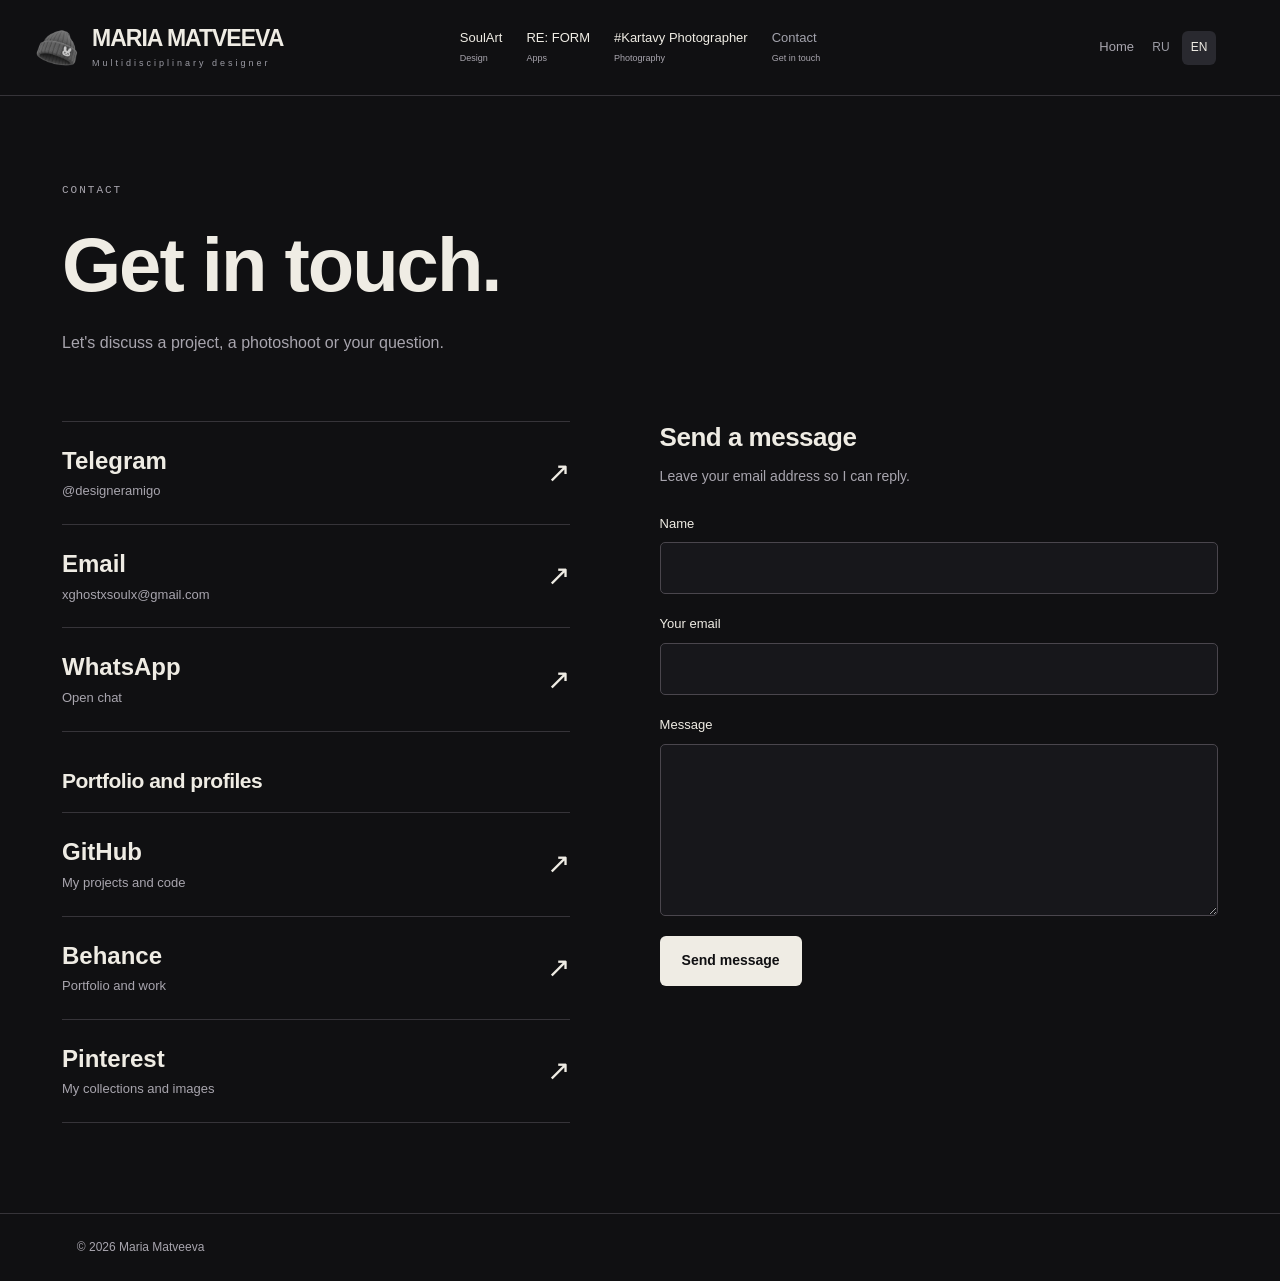
<file: personal-portfolio-concept/contacts.html>
<!doctype html>
<html lang="ru">
<head>
  <meta charset="utf-8">
  <meta name="viewport" content="width=device-width,initial-scale=1">
  <meta name="theme-color" content="#101012">
  <title>Контакты Kartaamigo | Мария Матвеева</title>
  <link rel="stylesheet" href="contacts.css?v=contacts-header-108">
  <script src="contacts.js?v=separate-emails-91" defer></script>
<link rel="stylesheet" href="portfolio-responsive.css?v=section-hats-105"><script src="portfolio-i18n.js?v=channel-design-109" defer></script><meta name="description" content="Kartaamigo - портфолио Марии Матвеевой: графический и мультидисциплинарный дизайн, UI/UX, айдентика, вёрстка журналов и книг, фотография. SoulArt и RE: FORM."><meta name="robots" content="index,follow,max-image-preview:large"><meta name="author" content="Maria Matveeva"><link rel="canonical" href="https://kartaamigo.github.io/personal-portfolio-concept/contacts.html"><meta property="og:type" content="website"><meta property="og:site_name" content="Kartaamigo"><meta property="og:title" content="Контакты Kartaamigo | Мария Матвеева"><meta property="og:description" content="Kartaamigo - портфолио Марии Матвеевой: графический и мультидисциплинарный дизайн, UI/UX, айдентика, вёрстка журналов и книг, фотография. SoulArt и RE: FORM."><meta property="og:url" content="https://kartaamigo.github.io/personal-portfolio-concept/contacts.html"><meta property="og:image" content="https://kartaamigo.github.io/personal-portfolio-concept/assets/studio-center-camera-1440.webp"><meta name="twitter:card" content="summary_large_image"><script type="application/ld+json">[{"@context": "https://schema.org", "@type": "WebSite", "name": "Kartaamigo", "alternateName": ["Kartaamigo Portfolio", "SoulArt / KRTY"], "url": "https://kartaamigo.github.io/", "inLanguage": ["ru", "en"]}, {"@context": "https://schema.org", "@type": "Person", "name": "Мария Матвеева", "alternateName": ["Maria Matveeva", "kartaamigo", "SoulArt", "KRTY"], "url": "https://kartaamigo.github.io/", "jobTitle": "Multidisciplinary designer and photographer", "sameAs": ["https://github.com/kartaamigo", "https://www.behance.net/tuumiyurmirazh", "https://t.me/designeramigo", "https://ru.pinterest.com/x1ghostxsoul1x/"]}]</script><link rel="icon" href="../favicon.ico?v=section-favicon-106" sizes="16x16 32x32 48x48 64x64 128x128 256x256" type="image/x-icon"><link rel="icon" href="../favicon-96.png?v=section-favicon-106" sizes="96x96" type="image/png"><link rel="apple-touch-icon" href="../apple-touch-icon.png?v=logo-102" sizes="180x180"><link rel="manifest" href="../site.webmanifest"><meta name="application-name" content="Kartaamigo"><meta name="apple-mobile-web-app-title" content="Kartaamigo"><meta name="msapplication-TileImage" content="../site-icon-192.png"><meta name="msapplication-TileColor" content="#101012"><script src="section-favicon.js?v=section-favicon-106" defer></script></head>
<body>
  <header>
    <a class="identity" href="folders.html">МАТВЕЕВА МАРИЯ<span>Мультидисциплинарный дизайнер</span></a>
    <nav class="site-nav" aria-label="Страницы сайта">
      <a class="nav-soulart" href="folders.html?section=soulart"><span>SoulArt</span><small>Дизайн</small></a>
      <a class="nav-reform" href="folders.html?section=reform"><span>RE: FORM</span><small>Приложения</small></a>
      <a class="nav-photography" href="folders.html?section=photography"><span>#Картавый Фотограф</span><small>Фотографии</small></a>
      <a class="nav-contacts" href="contacts.html" aria-current="page"><span>Контакты</span><small>Связаться со мной</small></a>
    </nav>
    <a class="back" href="folders.html">На главную</a>
  </header>
  <main>
    <div class="intro"><p class="eyebrow">КОНТАКТЫ</p><h1>Напишите мне.</h1><p>Обсудим проект, съёмку или ваш вопрос.</p></div>
    <div class="contact-grid">
      <section class="contact-methods" aria-label="Контакты, портфолио и профили">
        <a href="https://t.me/designeramigo" target="_blank" rel="noopener noreferrer"><span><strong>Telegram</strong><small>@designeramigo</small></span><span class="arrow" aria-hidden="true">↗</span></a>
        <a href="mailto:xghostxsoulx@gmail.com"><span><strong>Почта</strong><small>xghostxsoulx@gmail.com</small></span><span class="arrow" aria-hidden="true">↗</span></a>
        <a href="https://wa.me/79775243501" target="_blank" rel="noopener noreferrer"><span><strong>WhatsApp</strong><small>Открыть чат</small></span><span class="arrow" aria-hidden="true">↗</span></a>
        <h2 class="profiles-heading">Портфолио и профили</h2>
        <a href="https://github.com/kartaamigo" target="_blank" rel="noopener noreferrer"><span><strong>GitHub</strong><small>Мои проекты и код</small></span><span class="arrow" aria-hidden="true">↗</span></a>
        <a href="https://www.behance.net/tuumiyurmirazh" target="_blank" rel="noopener noreferrer"><span><strong>Behance</strong><small>Портфолио и работы</small></span><span class="arrow" aria-hidden="true">↗</span></a>
        <a href="https://ru.pinterest.com/x1ghostxsoul1x/" target="_blank" rel="noopener noreferrer"><span><strong>Pinterest</strong><small>Мои подборки и изображения</small></span><span class="arrow" aria-hidden="true">↗</span></a>
      </section>
      <section class="message-section" aria-labelledby="message-heading">
        <h2 id="message-heading">Сообщение на сайте</h2>
        <p>Оставьте свою почту, чтобы я могла ответить.</p>
        <form id="contact-form" action="https://formsubmit.co/ajax/xghostxsoulx@gmail.com" method="post">
          <label for="contact-name">Имя</label>
          <input id="contact-name" name="name" autocomplete="name" maxlength="100" required>
          <label for="contact-email">Ваша почта</label>
          <input id="contact-email" name="email" type="email" autocomplete="email" maxlength="254" required>
          <label for="contact-message">Сообщение</label>
          <textarea id="contact-message" name="message" rows="6" maxlength="5000" required></textarea>
          <input type="hidden" name="_subject" value="Сообщение с сайта Марии Матвеевой">
          <input type="hidden" name="_template" value="table">
          <input class="honeypot" type="text" name="_honey" tabindex="-1" autocomplete="off" aria-hidden="true">
          <button type="submit">Отправить сообщение</button>
          <p class="form-status" id="form-status" role="status" aria-live="polite" aria-atomic="true"></p>
          <noscript><p>Для формы включите JavaScript или напишите через почту, Telegram или WhatsApp.</p></noscript>
        </form>
      </section>
    </div>
  </main>
  <footer>© 2026 Мария Матвеева</footer>
</body>
</html>
</file>
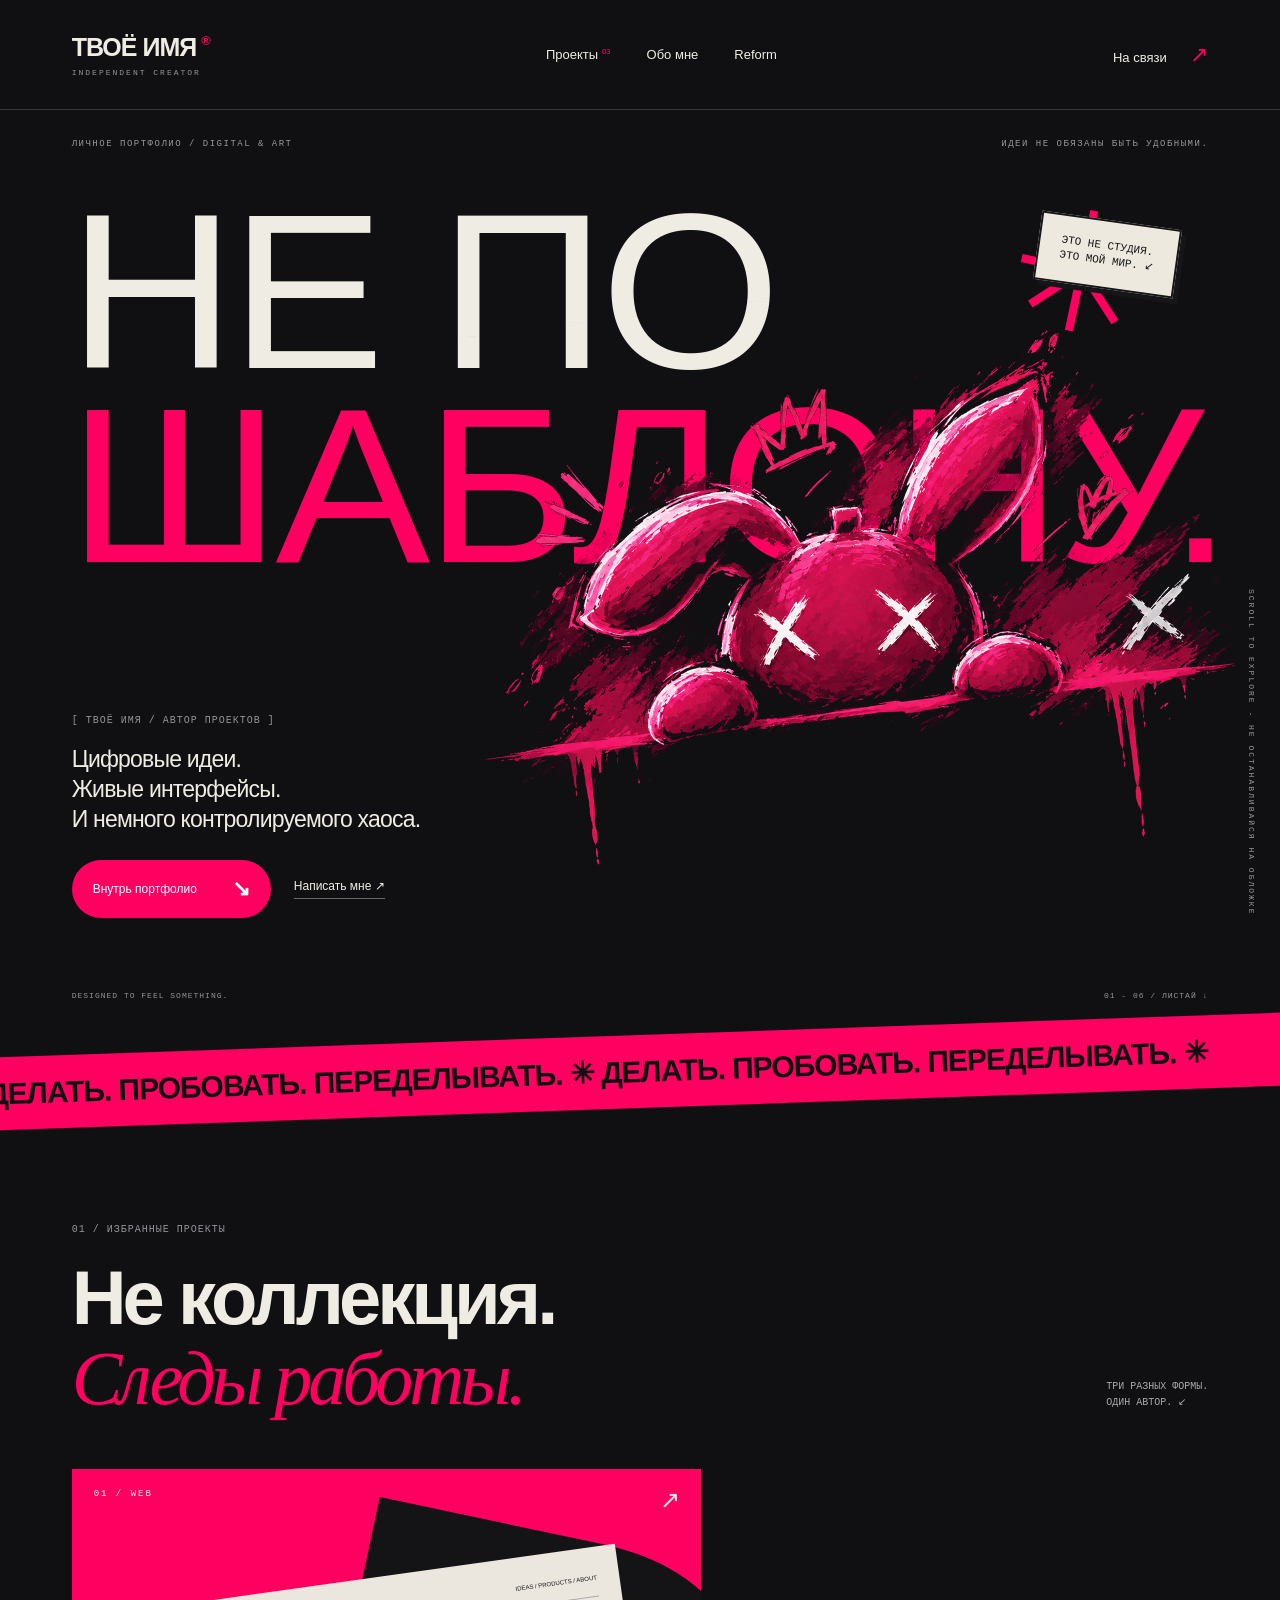
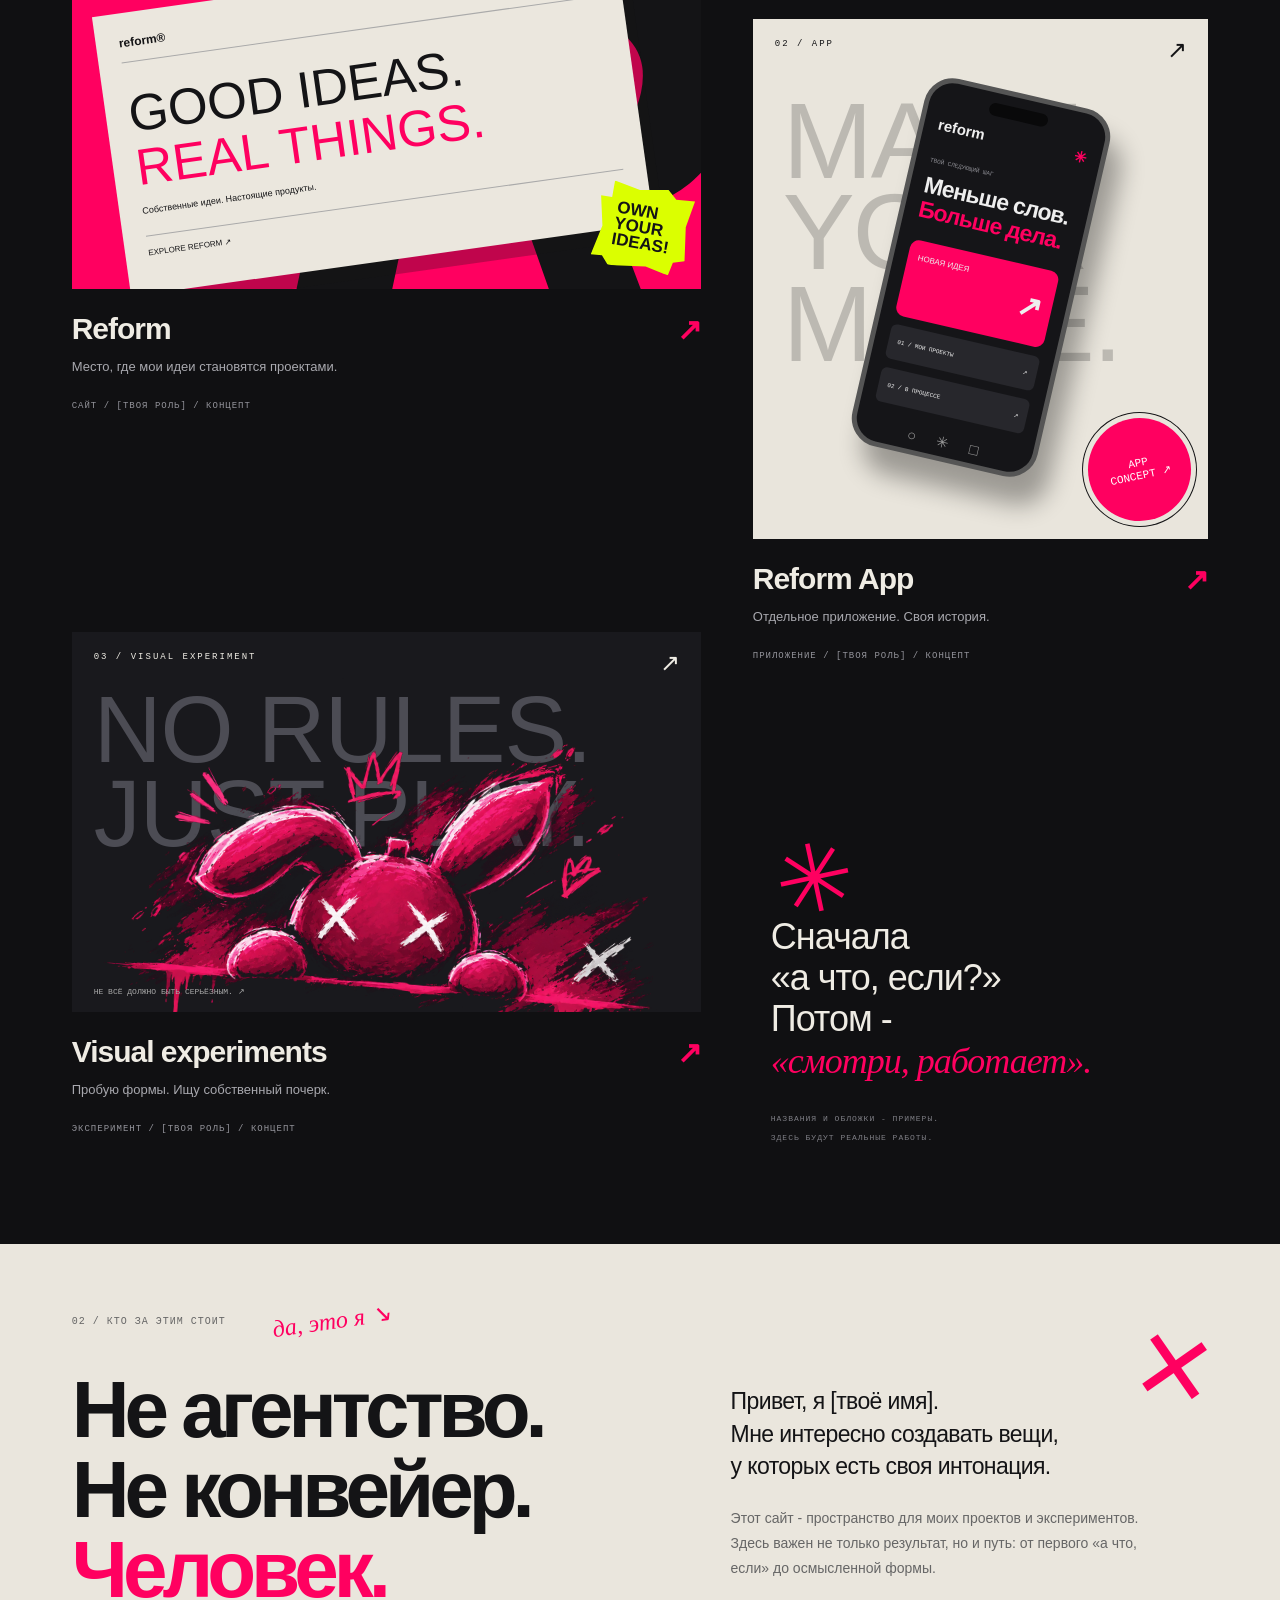
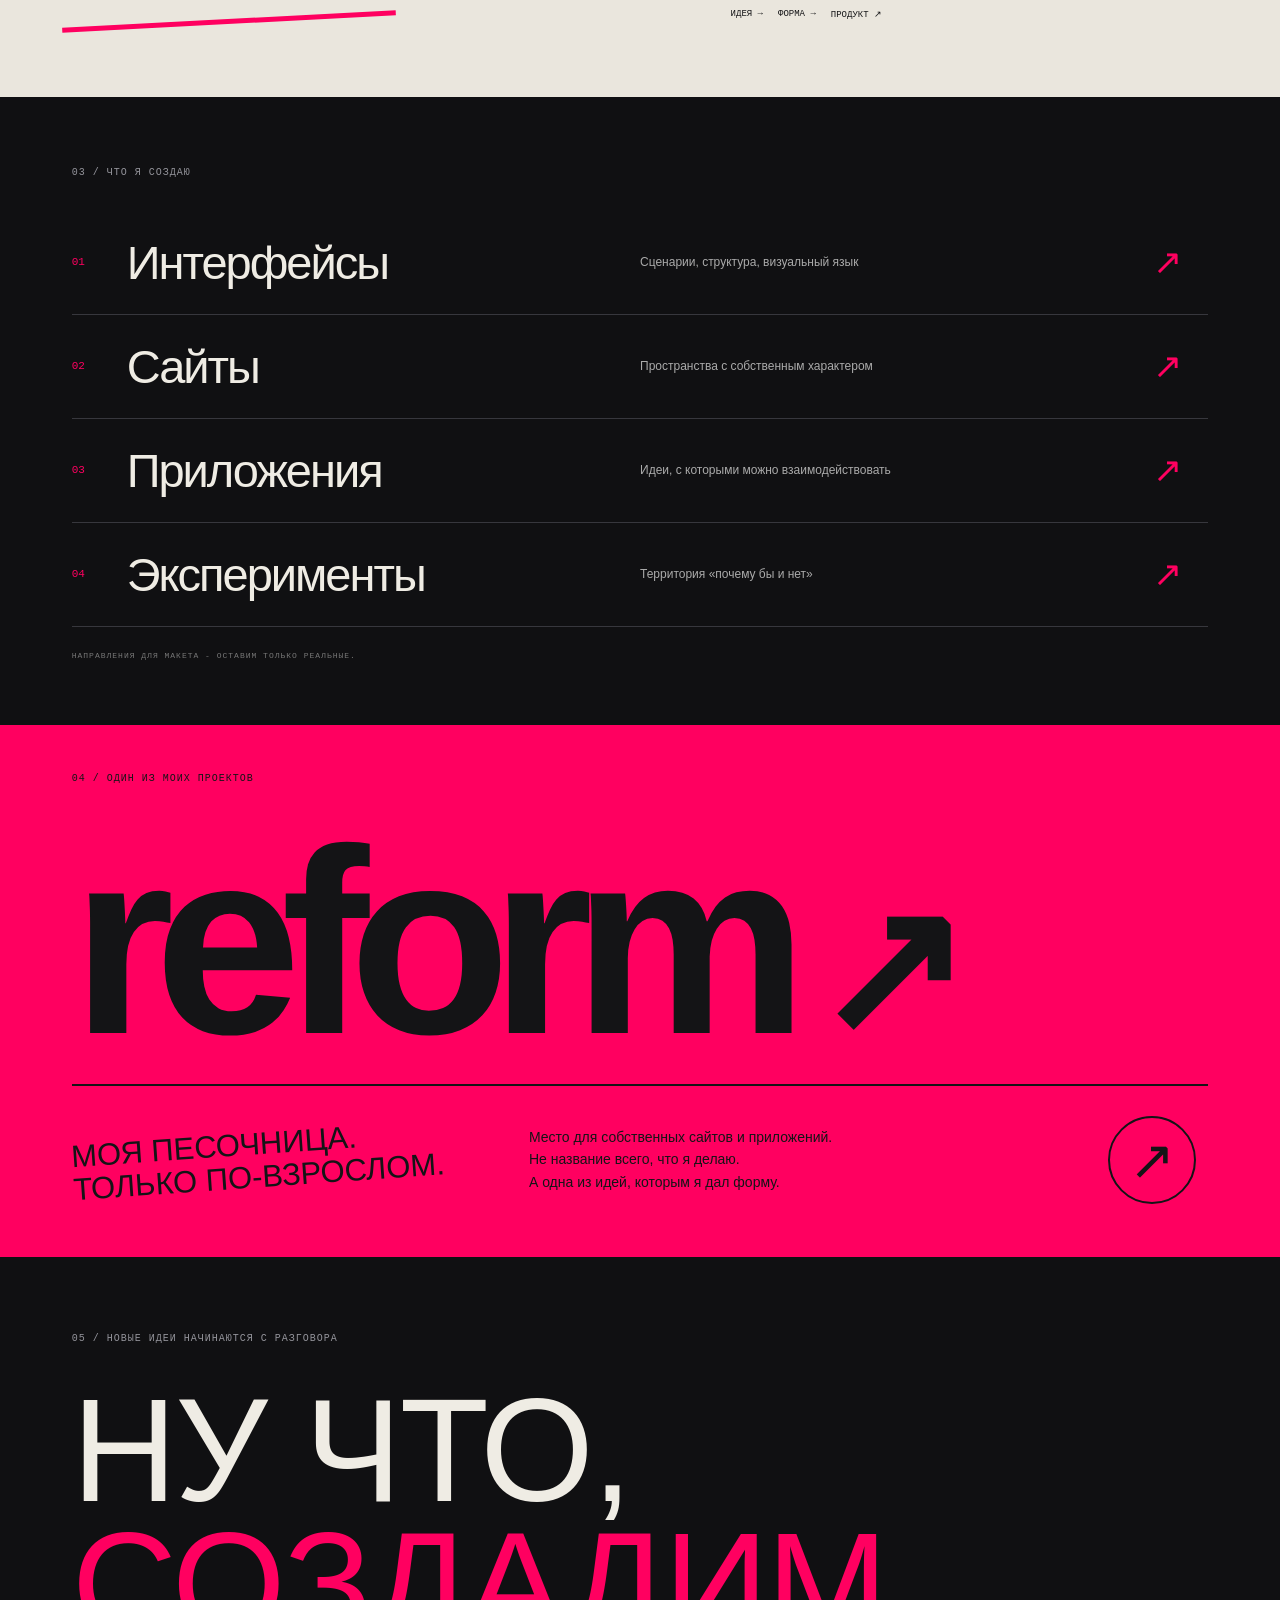
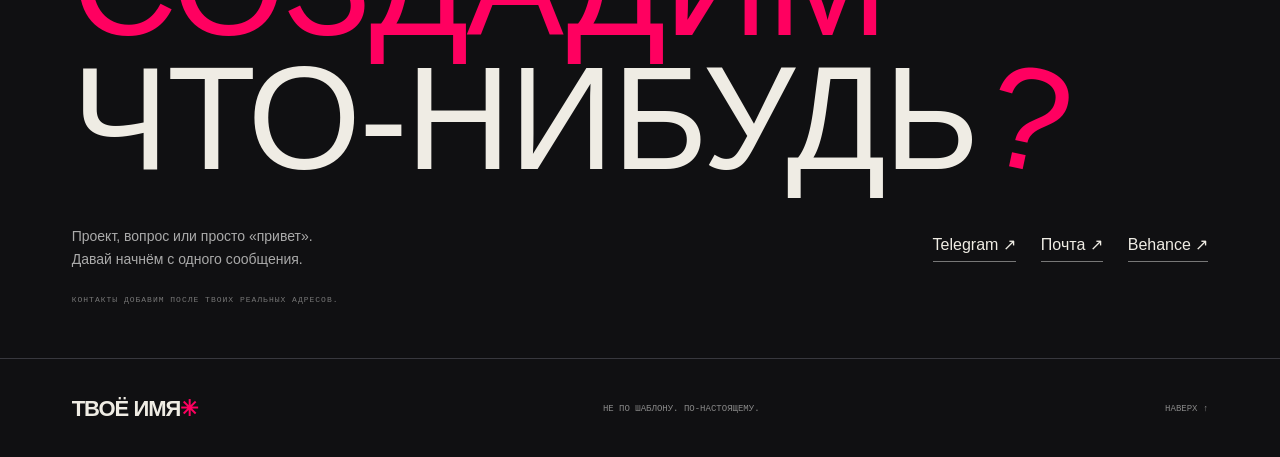
<file: personal-portfolio-concept/experimental.html>
<!doctype html><html lang="ru"><head><meta charset="utf-8"><meta name="viewport" content="width=device-width,initial-scale=1"><title>Не по шаблону - портфолио</title><link rel="stylesheet" href="experimental.css"><link rel="icon" href="../favicon.ico?v=section-favicon-106" sizes="16x16 32x32 48x48 64x64 128x128 256x256" type="image/x-icon"><link rel="icon" href="../favicon-96.png?v=section-favicon-106" sizes="96x96" type="image/png"><link rel="apple-touch-icon" href="../apple-touch-icon.png?v=logo-102" sizes="180x180"><link rel="manifest" href="../site.webmanifest"><meta name="application-name" content="Kartaamigo"><meta name="apple-mobile-web-app-title" content="Kartaamigo"><meta name="msapplication-TileImage" content="../site-icon-192.png"><meta name="msapplication-TileColor" content="#101012"><script src="section-favicon.js?v=section-favicon-106" defer></script></head><body>
<header><a class="identity" href="#">ТВОЁ ИМЯ<span>®</span><small>INDEPENDENT CREATOR</small></a><nav><a href="#projects">Проекты <sup>03</sup></a><a href="#about">Обо мне</a><a href="#reform">Reform</a></nav><a class="nav-contact" href="#contacts">На связи <span>↗</span></a></header>
<main><section class="hero"><div class="hero-top"><span>ЛИЧНОЕ ПОРТФОЛИО / DIGITAL & ART</span><span>ИДЕИ НЕ ОБЯЗАНЫ БЫТЬ УДОБНЫМИ.</span></div><h1>НЕ ПО<br><span>ШАБЛОНУ.</span></h1><div class="cross">✳</div><img class="hero-bunny" src="assets/bunny-cutout.png" alt="Розовый граффити-кролик"><div class="hero-tag">ЭТО НЕ СТУДИЯ.<br>ЭТО МОЙ МИР. ↙</div><div class="hero-copy"><span class="tiny">[ ТВОЁ ИМЯ / АВТОР ПРОЕКТОВ ]</span><p>Цифровые идеи.<br>Живые интерфейсы.<br>И немного контролируемого хаоса.</p><div class="actions"><a class="pill" href="#projects">Внутрь портфолио <b>↘</b></a><a class="text-link" href="#contacts">Написать мне ↗</a></div></div><div class="side-note">SCROLL TO EXPLORE - НЕ ОСТАНАВЛИВАЙСЯ НА ОБЛОЖКЕ</div><div class="bottom-note"><span>DESIGNED TO FEEL SOMETHING.</span><span>01 - 06 / ЛИСТАЙ ↓</span></div></section>
<div class="ribbon"><span>ДЕЛАТЬ. ПРОБОВАТЬ. ПЕРЕДЕЛЫВАТЬ. ✳ ДЕЛАТЬ. ПРОБОВАТЬ. ПЕРЕДЕЛЫВАТЬ. ✳</span></div>
<section class="works" id="projects"><div class="section-title"><span class="tiny">01 / ИЗБРАННЫЕ ПРОЕКТЫ</span><h2>Не коллекция.<br><em>Следы работы.</em></h2><span class="title-side">ТРИ РАЗНЫХ ФОРМЫ.<br>ОДИН АВТОР. ↙</span></div><div class="work-layout"><article class="work work-a"><div class="work-cover reform-cover"><span class="cover-index">01 / WEB</span><span class="cover-arrow">↗</span><div class="giant-r">R</div><div class="site-window"><div class="window-nav">reform® <span>IDEAS / PRODUCTS / ABOUT</span></div><div class="window-title">GOOD IDEAS.<br><i>REAL THINGS.</i></div><p>Собственные идеи. Настоящие продукты.</p><div class="window-footer">EXPLORE REFORM ↗ <span>✳</span></div></div><div class="sticker">OWN<br>YOUR<br>IDEAS!</div></div><div class="work-caption"><h3>Reform<span>↗</span></h3><p>Место, где мои идеи становятся проектами.</p><span class="tiny">САЙТ / [ТВОЯ РОЛЬ] / КОНЦЕПТ</span></div></article>
<article class="work work-b"><div class="work-cover app-cover"><span class="cover-index">02 / APP</span><span class="cover-arrow">↗</span><div class="app-word">MAKE<br>YOUR<br>MOVE.</div><div class="phone"><div class="island"></div><div class="phone-head">reform<span>✳</span></div><p>ТВОЙ СЛЕДУЮЩИЙ ШАГ</p><h4>Меньше слов.<br><span>Больше дела.</span></h4><div class="phone-pink">НОВАЯ ИДЕЯ <b>↗</b></div><div class="phone-card">01 / МОИ ПРОЕКТЫ <span>↗</span></div><div class="phone-card">02 / В ПРОЦЕССЕ <span>↗</span></div><div class="phone-bottom">○ &nbsp;&nbsp;&nbsp; ✳ &nbsp;&nbsp;&nbsp; □</div></div><div class="round-sticker">APP<br>CONCEPT ↗</div></div><div class="work-caption"><h3>Reform App<span>↗</span></h3><p>Отдельное приложение. Своя история.</p><span class="tiny">ПРИЛОЖЕНИЕ / [ТВОЯ РОЛЬ] / КОНЦЕПТ</span></div></article>
<article class="work work-c"><div class="work-cover visual-cover"><span class="cover-index">03 / VISUAL EXPERIMENT</span><span class="cover-arrow">↗</span><div class="visual-type">NO RULES.<br>JUST PLAY.</div><img src="assets/bunny-cutout.png" alt="Авторская графика"><span class="visual-caption">НЕ ВСЁ ДОЛЖНО БЫТЬ СЕРЬЁЗНЫМ. ↗</span></div><div class="work-caption"><h3>Visual experiments<span>↗</span></h3><p>Пробую формы. Ищу собственный почерк.</p><span class="tiny">ЭКСПЕРИМЕНТ / [ТВОЯ РОЛЬ] / КОНЦЕПТ</span></div></article><aside class="work-aside"><span>✳</span><p>Сначала<br>«а что, если?»<br>Потом -<br><i>«смотри, работает».</i></p><small>НАЗВАНИЯ И ОБЛОЖКИ - ПРИМЕРЫ.<br>ЗДЕСЬ БУДУТ РЕАЛЬНЫЕ РАБОТЫ.</small></aside></div></section>
<section class="about" id="about"><div class="about-label"><span class="tiny">02 / КТО ЗА ЭТИМ СТОИТ</span><span class="hand-note">да, это я ↘</span></div><div class="about-layout"><h2>Не агентство.<br>Не конвейер.<br><span>Человек.</span></h2><div class="about-copy"><span class="about-x">×</span><p>Привет, я [твоё имя].<br>Мне интересно создавать вещи,<br>у которых есть своя интонация.</p><p class="secondary">Этот сайт - пространство для моих проектов и экспериментов. Здесь важен не только результат, но и путь: от первого «а что, если» до осмысленной формы.</p><div class="tags"><span>ИДЕЯ →</span><span>ФОРМА →</span><span>ПРОДУКТ ↗</span></div></div></div></section>
<section class="create"><div class="tiny">03 / ЧТО Я СОЗДАЮ</div><div class="discipline"><span>01</span><h3>Интерфейсы</h3><p>Сценарии, структура, визуальный язык</p><b>↗</b></div><div class="discipline"><span>02</span><h3>Сайты</h3><p>Пространства с собственным характером</p><b>↗</b></div><div class="discipline"><span>03</span><h3>Приложения</h3><p>Идеи, с которыми можно взаимодействовать</p><b>↗</b></div><div class="discipline"><span>04</span><h3>Эксперименты</h3><p>Территория «почему бы и нет»</p><b>↗</b></div><small>НАПРАВЛЕНИЯ ДЛЯ МАКЕТА - ОСТАВИМ ТОЛЬКО РЕАЛЬНЫЕ.</small></section>
<section class="reform" id="reform"><div class="tiny">04 / ОДИН ИЗ МОИХ ПРОЕКТОВ</div><div class="reform-heading">reform<span>↗</span></div><div class="reform-bottom"><div class="reform-note">МОЯ ПЕСОЧНИЦА.<br>ТОЛЬКО ПО-ВЗРОСЛОМ.</div><p>Место для собственных сайтов и приложений.<br>Не название всего, что я делаю.<br>А одна из идей, которым я дал форму.</p><a href="#projects" class="circle-link" aria-label="Подробнее о Reform">↗</a></div></section>
<section class="contact" id="contacts"><div class="tiny">05 / НОВЫЕ ИДЕИ НАЧИНАЮТСЯ С РАЗГОВОРА</div><h2>НУ ЧТО,<br><span>СОЗДАДИМ</span><br>ЧТО-НИБУДЬ<span class="question">?</span></h2><div class="contact-bottom"><p>Проект, вопрос или просто «привет».<br>Давай начнём с одного сообщения.</p><div class="contact-links"><span>Telegram ↗</span><span>Почта ↗</span><span>Behance ↗</span></div></div><small>КОНТАКТЫ ДОБАВИМ ПОСЛЕ ТВОИХ РЕАЛЬНЫХ АДРЕСОВ.</small></section></main><footer><b>ТВОЁ ИМЯ<span>✳</span></b><span>НЕ ПО ШАБЛОНУ. ПО-НАСТОЯЩЕМУ.</span><a href="#">НАВЕРХ ↑</a></footer></body></html>
</file>
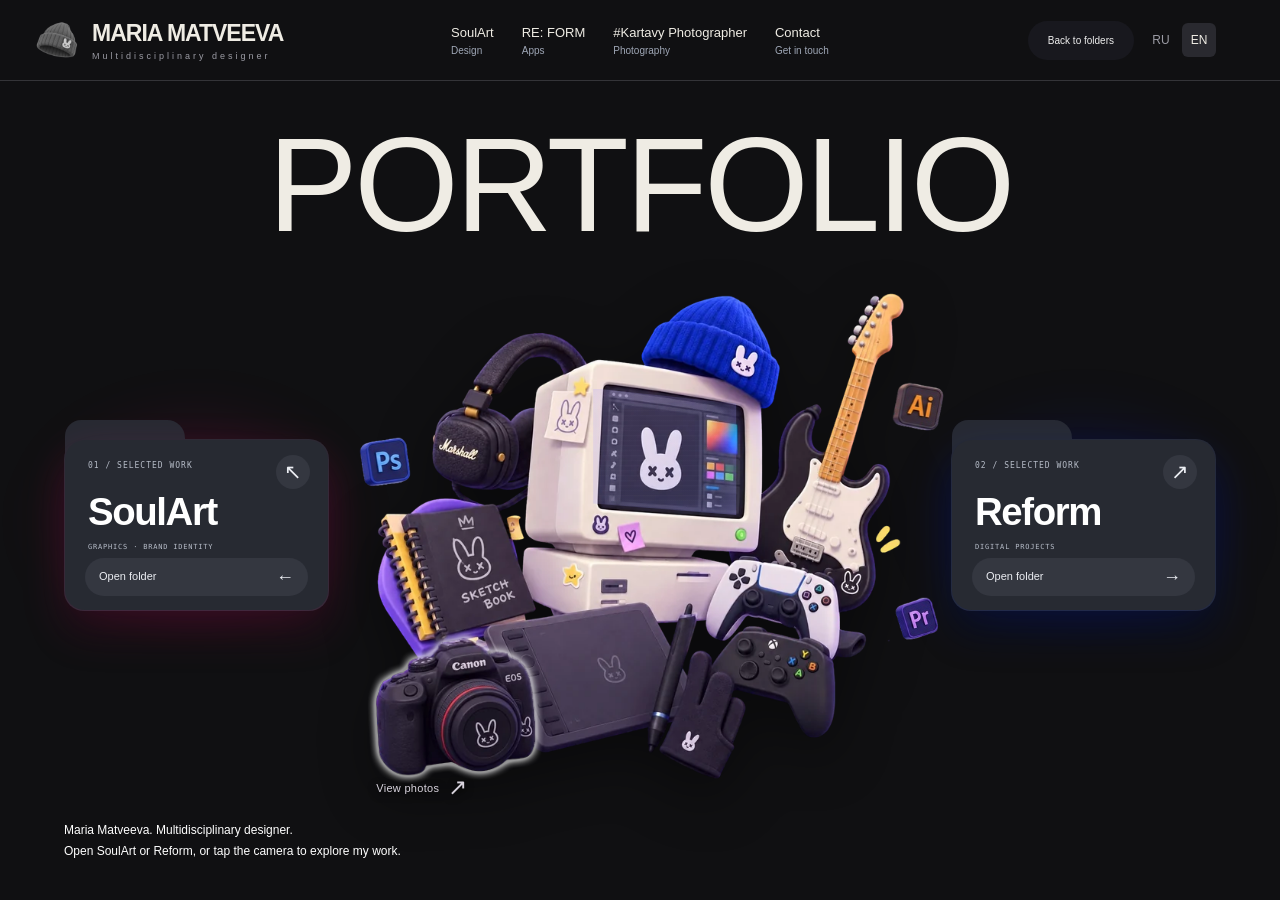
<file: personal-portfolio-concept/folders-compact.html>
<!doctype html><html lang="ru"><head><meta charset="utf-8"><meta name="viewport" content="width=device-width,initial-scale=1"><meta name="theme-color" content="#101012"><title>Kartaamigo | Мария Матвеева - дизайнер и фотограф</title><link rel="stylesheet" href="../dual-world/style.css"><link rel="stylesheet" href="../dual-world/hero.css"><link rel="stylesheet" href="../dual-world/reform-scene.css"><link rel="stylesheet" href="../dual-world/world-scene.css"><link rel="stylesheet" href="../dual-world/new-motion.css"><link rel="stylesheet" href="../dual-world/desktop.css"><link rel="stylesheet" href="combined-editorial.css"><link rel="stylesheet" href="combined.css"><link rel="stylesheet" href="soulart-scroll.css?v=language-reset-93"><link rel="stylesheet" href="video-flow.css?v=buttons-90"><link rel="stylesheet" href="world-switcher.css?v=flow-9"><link rel="preload" as="image" href="assets/studio-center-camera-720.webp" imagesrcset="assets/studio-center-camera-720.webp 720w, assets/studio-center-camera-1440.webp 1440w" imagesizes="(max-width:800px) 82vw, (min-width:1675px) 720px, 43vw"><script src="startup-loading.js?v=portfolio-refresh-76" defer></script><script src="world-switcher.js?v=designer-90" defer></script><script src="combined-controller.js?v=entry-center-97" defer></script><script src="soulart-scroll.js?v=portfolio-refresh-76" defer></script><script src="../dual-world/reform-scene.js?v=portfolio-refresh-76" defer></script><link rel="stylesheet" href="folder-worlds.css?v=folders-5"><script src="folder-worlds.js?v=portfolio-refresh-76" defer></script><link rel="stylesheet" href="reform-projects.css?v=drawer-2"><script src="reform-projects.js?v=portfolio-refresh-76" defer></script><link rel="stylesheet" href="studio-center.css?v=studio-5"><script src="studio-center.js?v=portfolio-refresh-76" defer></script><link rel="stylesheet" href="studio-compact.css?v=compact-9"><link rel="stylesheet" href="photography-world.css?v=photo-about-hat-107"><script src="photography-world.js?v=photo-about-hat-107" defer></script><link rel="stylesheet" href="reform-layout.css?v=bilingual-95"><script src="reform-layout.js?v=bilingual-95" defer></script><link rel="stylesheet" href="portfolio-responsive.css?v=section-hats-105"><script src="portfolio-i18n.js?v=channel-design-109" defer></script><meta name="description" content="Kartaamigo - портфолио Марии Матвеевой: графический и мультидисциплинарный дизайн, UI/UX, айдентика, вёрстка журналов и книг, фотография. SoulArt и RE: FORM."><meta name="robots" content="index,follow,max-image-preview:large"><meta name="author" content="Maria Matveeva"><link rel="canonical" href="https://kartaamigo.github.io/"><meta property="og:type" content="website"><meta property="og:site_name" content="Kartaamigo"><meta property="og:title" content="Kartaamigo | Мария Матвеева - дизайнер и фотограф"><meta property="og:description" content="Kartaamigo - портфолио Марии Матвеевой: графический и мультидисциплинарный дизайн, UI/UX, айдентика, вёрстка журналов и книг, фотография. SoulArt и RE: FORM."><meta property="og:url" content="https://kartaamigo.github.io/"><meta property="og:image" content="https://kartaamigo.github.io/personal-portfolio-concept/assets/studio-center-camera-1440.webp"><meta name="twitter:card" content="summary_large_image"><link rel="alternate" hreflang="ru" href="https://kartaamigo.github.io/"><link rel="alternate" hreflang="en" href="https://kartaamigo.github.io/index.en.html"><link rel="alternate" hreflang="x-default" href="https://kartaamigo.github.io/"><script type="application/ld+json">[{"@context": "https://schema.org", "@type": "WebSite", "name": "Kartaamigo", "alternateName": ["Kartaamigo Portfolio", "SoulArt / KRTY"], "url": "https://kartaamigo.github.io/", "inLanguage": ["ru", "en"]}, {"@context": "https://schema.org", "@type": "Person", "name": "Мария Матвеева", "alternateName": ["Maria Matveeva", "kartaamigo", "SoulArt", "KRTY"], "url": "https://kartaamigo.github.io/", "jobTitle": "Multidisciplinary designer and photographer", "sameAs": ["https://github.com/kartaamigo", "https://www.behance.net/tuumiyurmirazh", "https://t.me/designeramigo", "https://ru.pinterest.com/x1ghostxsoul1x/"]}]</script><link rel="icon" href="../favicon.ico?v=section-favicon-106" sizes="16x16 32x32 48x48 64x64 128x128 256x256" type="image/x-icon"><link rel="icon" href="../favicon-96.png?v=section-favicon-106" sizes="96x96" type="image/png"><link rel="apple-touch-icon" href="../apple-touch-icon.png?v=logo-102" sizes="180x180"><link rel="manifest" href="../site.webmanifest"><meta name="application-name" content="Kartaamigo"><meta name="apple-mobile-web-app-title" content="Kartaamigo"><meta name="msapplication-TileImage" content="../site-icon-192.png"><meta name="msapplication-TileColor" content="#101012"><script src="section-favicon.js?v=section-favicon-106" defer></script></head><body data-studio="compact" data-world="neutral" data-preview="neutral"><header><a class="wordmark" href="#home">МАТВЕЕВА МАРИЯ<span>Мультидисциплинарный дизайнер</span></a><nav aria-label="Разделы портфолио"><a href="#projects" data-header-world="art"><span>SoulArt</span><small>Дизайн</small></a><a href="#projects" data-header-world="digital"><span>RE: FORM</span><small>Приложения</small></a><a href="#photo-works" data-header-world="photography"><span>#Картавый Фотограф</span><small>Фотографии</small></a><a href="contacts.html" data-header-contact><span>Контакты</span><small>Связаться со мной</small></a></nav><div class="header-worlds" role="group" aria-label="Выбор мира"><button data-switch="art" aria-pressed="false">SoulArt</button><button class="world-reset" type="button" aria-label="Оба мира">◐</button><button data-switch="digital" aria-pressed="false">RE: FORM</button></div></header><main><section class="hero" id="home" aria-label="Выбери направление"><div class="paper-scene" aria-hidden="true"><span class="paper-word">CREATE<br>FEEL<br>REPEAT.</span><span class="doodle">✳</span><span class="scribble">a little chaos,<br>a lot of character.</span></div><div class="digital-scene" aria-hidden="true"><div class="scene-grid"></div><span class="orbit orbit-a"></span><span class="orbit orbit-b"></span><div class="float-chip">RE: FORM<br><b>DESIGN → CODE → LIFE</b></div></div>

<div class="hero-artwork"><div class="artwork-track"><h1 class="background-manifesto">PORTFOLIO</h1><img class="artwork-art" data-src="assets/world-art-filled.webp" alt="Розовый заяц SoulArt"><div class="digital-frame"><div class="reform-art reform-playground"><img class="reform-static" data-src="../dual-world/assets/reform/provided-details/bunny-stationary-restored.png" alt="Синий заяц RE: FORM на чёрной платформе"><button class="reform-prop motion-card" type="button" aria-label="Дизайн + код. От эскиза до живого интерфейса." aria-describedby="reform-dialog" data-message="Дизайн + код. От эскиза до живого интерфейса."><img data-src="../dual-world/assets/reform/provided-details/card.png" alt=""></button><button class="reform-prop motion-blur" type="button" aria-label="Один человек + ИИ. Направление и решения - мои." aria-describedby="reform-dialog" data-message="Один человек + ИИ. Направление и решения - мои."><img data-src="../dual-world/assets/reform/provided-details/blur.png" alt=""></button><button class="reform-prop motion-scribble" type="button" aria-label="Немного экспериментов, много собственного характера." aria-describedby="reform-dialog" data-message="Немного экспериментов, много собственного характера."><img data-src="../dual-world/assets/reform/provided-details/scribble.png" alt=""></button><button class="reform-prop motion-signal" type="button" aria-label="Есть связь! Давай превратим твою идею в проект." aria-describedby="reform-dialog" data-message="Есть связь! Давай превратим твою идею в проект."><img data-src="../dual-world/assets/reform/provided-details/signal.png" alt=""></button><button class="reform-prop motion-arc" type="button" aria-label="От первой мысли до продукта - один непрерывный процесс." aria-describedby="reform-dialog" data-message="От первой мысли до продукта - один непрерывный процесс."><img data-src="../dual-world/assets/reform/provided-details/arc.png" alt=""></button><button class="reform-prop motion-plus" type="button" aria-label="А что, если попробовать? Добавим ещё одну идею." aria-describedby="reform-dialog" data-message="А что, если попробовать? Добавим ещё одну идею."><img data-src="../dual-world/assets/reform/provided-details/plus.png" alt=""></button><button class="reform-prop motion-drop" type="button" aria-label="Из свободной идеи - в форму, смысл и работающий продукт." aria-describedby="reform-dialog" data-message="Из свободной идеи - в форму, смысл и работающий продукт."><img data-src="../dual-world/assets/reform/provided-details/drop.png" alt=""></button><button class="reform-prop motion-error" type="button" aria-label="Ошибки - часть процесса. Пробую, исправляю, создаю." aria-describedby="reform-dialog" data-message="Ошибки - часть процесса. Пробую, исправляю, создаю."><img data-src="../dual-world/assets/reform/provided-details/error.png" alt=""></button><button class="reform-prop motion-stroke" type="button" aria-label="Немного смелости - и идея обретает свой характер." aria-describedby="reform-dialog" data-message="Немного смелости - и идея обретает свой характер."><img data-src="../dual-world/assets/reform/provided-details/stroke.png" alt=""></button><button class="reform-prop motion-ball" type="button" aria-label="Большие проекты начинаются с маленькой идеи." aria-describedby="reform-dialog" data-message="Большие проекты начинаются с маленькой идеи."><img data-src="../dual-world/assets/reform/provided-details/ball.png" alt=""></button><button class="reform-prop motion-spray" type="button" aria-label="Дизайн с характером. Скучные решения здесь не задерживаются." aria-describedby="reform-dialog" data-message="Дизайн с характером. Скучные решения здесь не задерживаются."><img data-src="../dual-world/assets/reform/provided-details/spray.png" alt=""></button><button class="reform-prop motion-screen" type="button" aria-label="Привет! Ты на стороне RE: FORM. Здесь идеи оживают." aria-describedby="reform-dialog" data-message="Привет! Ты на стороне RE: FORM. Здесь идеи оживают."><img data-src="../dual-world/assets/reform/provided-details/screen.png" alt=""></button><div class="reform-pixel-dialog" id="reform-dialog" role="tooltip" hidden><span>RE: FORM / HELLO_</span><p></p></div><span class="reform-scene-hint">Наведи на деталь или нажми ✦</span></div></div></div></div>
<div class="choices"><button type="button" class="choice choice-art" data-pick="art"><span class="choice-index">01</span><h2>SoulArt<span>/ KRTY</span></h2><p>Иллюстрация. Айдентика.<br>Дизайн для брендов и проектов.</p><span class="choice-link">В мир творчества ↙</span></button><button type="button" class="choice choice-digital" data-pick="digital"><span class="choice-index">02</span><h2>RE: FORM<span>design · code · life</span></h2><p>Дизайн | Код | Удобство.<br>Идея, которая поможет.</p><span class="choice-link">В рабочее пространство ↘</span></button></div>
<div class="hero-bottom"><p id="hero-caption">Превращаю идеи в визуальные истории.<br>И даю им жизнь.</p><span class="small-note">Наведи - почувствуй.<br>Нажми - выбери.</span></div></section><div class="portfolio-content"><div class="ribbon" aria-label="НАШИ МЕЧТЫ РЕАЛЬНЫ. ДЕЛАТЬ. ПРОБОВАТЬ. ОБРАБАТЫВАТЬ."><div class="ribbon-track" aria-hidden="true"><div class="ribbon-loop"><span class="ribbon-copy">НАШИ МЕЧТЫ РЕАЛЬНЫ. ДЕЛАТЬ. ПРОБОВАТЬ. ОБРАБАТЫВАТЬ.</span><span class="ribbon-copy">НАШИ МЕЧТЫ РЕАЛЬНЫ. ДЕЛАТЬ. ПРОБОВАТЬ. ОБРАБАТЫВАТЬ.</span></div><div class="ribbon-loop"><span class="ribbon-copy">НАШИ МЕЧТЫ РЕАЛЬНЫ. ДЕЛАТЬ. ПРОБОВАТЬ. ОБРАБАТЫВАТЬ.</span><span class="ribbon-copy">НАШИ МЕЧТЫ РЕАЛЬНЫ. ДЕЛАТЬ. ПРОБОВАТЬ. ОБРАБАТЫВАТЬ.</span></div></div></div><section class="resume-about" id="about">
<div class="resume-title"><span class="tiny">01 / ОБО МНЕ - ПЕРЕД ТЕМ, КАК СМОТРЕТЬ РАБОТЫ</span></div>
<div class="resume-intro"><div class="portrait portrait-drawing"><img data-src="assets/maria-portrait-drawing.webp" alt="Иллюстрированный портрет Марии из резюме"></div><div class="resume-intro-copy"><div class="tiny">MATVEEVA MARIA / MULTIDISCIPLINARY DESIGNER</div><h2>Мария<br>Матвеева<span>✳</span></h2><h3>Стиль уже со мной.<br><em>Опыт приходит.</em></h3><p>С 2022 года занимаюсь графическим дизайном. За это время освоила композицию, типографику, цветовую гармонию и работу со стилем. Понимаю, как визуал должен решать задачу, и всегда ищу в каждом элементе смысл.</p><p>Работала над учебными и личными проектами: айдентика, постеры, обложки, контент для соцсетей. Постоянно слежу за трендами, развиваю навыки. Открыта к реальным проектам, чтобы расти как специалист и создавать качественный продукт.</p><div class="resume-actions"><a href="assets/maria-resume.jpg" target="_blank" rel="noopener">Резюме целиком ↗</a><a href="https://t.me/designeramigo" target="_blank" rel="noopener">Обсудить проект ↗</a></div></div></div>
<div class="resume-details"><div class="resume-block"><h4><span>01</span> Опыт</h4><article><small>2023 / BEE PRO</small><h5>Графический дизайнер</h5><p>Дизайн карточек товаров для сайта.</p></article><article><small>2025-2026 / КОЛЛЕДЖ</small><h5>Фотограф</h5><p>Съёмка мероприятий и портретов.</p></article><article><small>С 2026 / КОЛЛЕДЖ</small><h5>Графический дизайнер</h5><p>Создание карточек и визуальных материалов.</p></article></div>
<div class="resume-block"><h4><span>02</span> Образование</h4><article><small>2023-2025</small><h5>IT TOP Academy</h5><p>Графический дизайн.<br>Композиция, типографика, цвет, айдентика, digital-дизайн. Практика и современные подходы.</p></article><h4 class="tools-heading">Инструменты</h4><div class="tool-set"><img src="assets/tool-photoshop-provided.webp" alt="Photoshop" title="Photoshop" width="40" height="40" loading="lazy"><img src="assets/tool-illustrator-provided.webp" alt="Illustrator" title="Illustrator" width="40" height="40" loading="lazy"><img src="assets/tool-indesign-provided.webp" alt="InDesign" title="InDesign" width="40" height="40" loading="lazy"><img src="assets/tool-figma-provided.webp" alt="Figma" title="Figma" width="40" height="40" loading="lazy"><img src="assets/tool-lightroom-provided.webp" alt="Lightroom" title="Lightroom" width="40" height="40" loading="lazy"></div><p class="tool-names">Photoshop · Illustrator · InDesign · Figma · Lightroom</p></div>
<div class="resume-block"><h4><span>03</span> Навыки</h4><ul><li>Композиция и иерархия</li><li>Типографика</li><li>Цветокоррекция и гармония</li><li>Работа с референсами и мудбордами</li><li>Дизайн постеров и баннеров</li><li>Разработка айдентики и логотипов</li></ul></div>
<div class="resume-block"><h4><span>04</span> В работе</h4><ul><li>Креативное мышление</li><li>Внимание к деталям</li><li>Работа с критикой и гибкость</li><li>Тайм-менеджмент и ответственность</li><li>Быстрая обучаемость</li></ul><h4 class="tools-heading">Языки</h4><div class="languages language-scales"><img src="assets/languages-user-original-96.png" alt="Шкалы владения русским и английским языками" width="2172" height="724" loading="lazy"></div></div></div></section><section class="works" id="projects"><div class="section-title"><span class="tiny">02 / ИЗБРАННЫЕ ПРОЕКТЫ</span><h2>Мои<br><em>работы.</em></h2></div><div class="work-layout"><article class="work work-a behance-work" data-project-type="ВЁРСТКА ЖУРНАЛА"><a class="work-cover project-cover project-journal" href="https://www.behance.net/gallery/229126569/Journal-Full-fledged-layout-of-the-magazine" target="_blank" rel="noopener noreferrer" aria-label="Открыть Journal на Behance"><img src="assets/project-journal.webp" alt="Journal - вёрстка журнала" width="808" height="632" loading="lazy"></a><div class="work-caption"><h3><a href="https://www.behance.net/gallery/229126569/Journal-Full-fledged-layout-of-the-magazine" target="_blank" rel="noopener noreferrer">Journal</a></h3><p>Дизайн и полная вёрстка журнала.</p><span class="tiny">ВЁРСТКА ЖУРНАЛА / BEHANCE</span></div></article><article class="work work-b behance-work" data-project-type="ПРИЛОЖЕНИЕ / UI/UX"><a class="work-cover project-cover project-reform-life" href="https://www.behance.net/gallery/256292513/Demo-version-of-the-project-RE-FORM-LIFE" target="_blank" rel="noopener noreferrer" aria-label="Открыть RE:FORM LIFE на Behance"><img src="assets/project-reform-life.webp" alt="RE:FORM LIFE - приложение / ui/ux" width="1600" height="900" loading="lazy"></a><div class="work-caption"><h3><a href="https://www.behance.net/gallery/256292513/Demo-version-of-the-project-RE-FORM-LIFE" target="_blank" rel="noopener noreferrer">RE:FORM LIFE</a></h3><p>Демо проекта для планирования жизни и повседневных задач.</p><span class="tiny">ПРИЛОЖЕНИЕ / UI/UX / BEHANCE</span></div></article><article class="work work-c behance-work" data-project-type="РЕБРЕНДИНГ / АЙДЕНТИКА"><a class="work-cover project-cover project-xfit" href="https://www.behance.net/gallery/249997653/XFit-Rebranding" target="_blank" rel="noopener noreferrer" aria-label="Открыть XFit на Behance"><img src="assets/project-xfit.webp" alt="XFit - ребрендинг / айдентика" width="808" height="632" loading="lazy"></a><div class="work-caption"><h3><a href="https://www.behance.net/gallery/249997653/XFit-Rebranding" target="_blank" rel="noopener noreferrer">XFit</a></h3><p>Ребрендинг XFit: логотип и визуальный стиль.</p><span class="tiny">РЕБРЕНДИНГ / АЙДЕНТИКА / BEHANCE</span></div></article><article class="work work-d behance-work" data-project-type="БРЕНДБУК / АЙДЕНТИКА"><a class="work-cover project-cover project-brandbook" href="https://www.behance.net/gallery/246885793/Brand-Book-GxSoulKRTY" target="_blank" rel="noopener noreferrer" aria-label="Открыть Брендбук GxSoul/KRTY на Behance"><img src="assets/project-brandbook.webp" alt="Брендбук GxSoul/KRTY" width="808" height="632" loading="lazy"></a><div class="work-caption"><h3><a href="https://www.behance.net/gallery/246885793/Brand-Book-GxSoulKRTY" target="_blank" rel="noopener noreferrer">Брендбук GxSoul/KRTY</a></h3><p>Логотип, фирменный стиль и оформление брендбука.</p><span class="tiny">БРЕНДБУК / АЙДЕНТИКА / BEHANCE</span></div></article><article class="work work-e behance-work" data-project-type="САЙТ / UI/UX"><a class="work-cover project-cover project-portfolio-website" href="https://www.behance.net/gallery/251160601/Portfolio-Website" target="_blank" rel="noopener noreferrer" aria-label="Открыть Сайт-портфолио на Behance"><img src="assets/project-portfolio-website.webp" alt="Сайт-портфолио" width="808" height="632" loading="lazy"></a><div class="work-caption"><h3><a href="https://www.behance.net/gallery/251160601/Portfolio-Website" target="_blank" rel="noopener noreferrer">Сайт-портфолио</a></h3><p>Дизайн сайта для презентации своих работ.</p><span class="tiny">САЙТ / UI/UX / BEHANCE</span></div></article><article class="work work-f behance-work" data-project-type="ПОСТЕР / ГРАФИЧЕСКИЙ ДИЗАЙН"><a class="work-cover project-cover project-poster-flower" href="https://www.behance.net/gallery/228242573/Poster-flower" target="_blank" rel="noopener noreferrer" aria-label="Открыть Постер Flower на Behance"><img src="assets/project-poster-flower.webp" alt="Постер Flower" width="808" height="632" loading="lazy"></a><div class="work-caption"><h3><a href="https://www.behance.net/gallery/228242573/Poster-flower" target="_blank" rel="noopener noreferrer">Постер Flower</a></h3><p>Постер с типографикой и коллажем.</p><span class="tiny">ПОСТЕР / ГРАФИЧЕСКИЙ ДИЗАЙН / BEHANCE</span></div></article></div></section>

<section class="create"><div class="tiny">03 / ЧТО Я СОЗДАЮ</div><div class="discipline"><span>01</span><h3>Айдентику</h3><p>Логотипы, стиль и визуальные системы</p></div><div class="discipline"><span>02</span><h3>Постеры и обложки</h3><p>Создание постеров и обложек для книг и журналов</p></div><div class="discipline"><span>03</span><h3>Вёрстку журналов и книг</h3><p>Типографика, оформление страниц и подготовка к печати</p></div><div class="discipline"><span>04</span><h3>Digital-дизайн</h3><p>Создание сайтов, UI/UX-дизайн, карточки товаров и контент для соцсетей</p></div><div class="discipline"><span>05</span><h3>Оформление каналов</h3><p>Превью для YouTube, шапки, аватарки и оформление соцсетей</p></div><div class="discipline"><span>06</span><h3>Фотографию</h3><p>Портреты и съёмка мероприятий</p></div></section>
<section class="reform" id="reform"><div class="tiny">04 / ОДИН ИЗ МОИХ ПРОЕКТОВ</div><div class="reform-heading">reform<span>↗</span></div><div class="reform-bottom reform-bottom-simple"><p>Посмотрите подробнее о моём проекте Reform.</p></div></section>
<section class="contact" id="contacts"><div class="tiny">05 / НОВЫЕ ИДЕИ НАЧИНАЮТСЯ С РАЗГОВОРА</div><h2>НУ ЧТО,<br><span>СОЗДАДИМ</span><br>ЧТО-НИБУДЬ<span class="question">?</span></h2><div class="contact-bottom"><p>Проект, вопрос или просто «привет».<br>Давай начнём с одного сообщения.</p><div class="contact-links"><a href="https://t.me/designeramigo" target="_blank" rel="noopener">Telegram ↗</a><a href="mailto:xghostxsoulx@gmail.com">Почта ↗</a><a href="https://www.behance.net/tuumiyurmirazh" target="_blank" rel="noopener">Behance ↗</a></div></div><small>XGHOSTXSOULX@GMAIL.COM / @DESIGNERAMIGO</small></section><footer><b>МАРИЯ МАТВЕЕВА<span>✳</span></b><span>НЕ ПО ШАБЛОНУ. ПО-НАСТОЯЩЕМУ.</span><a href="#home">НАВЕРХ ↑</a></footer></div></main><button class="world-center-return" type="button" hidden>↩ Вернуться в центр</button><div class="sr-only" id="world-status" aria-live="polite"></div></body></html>
</file>
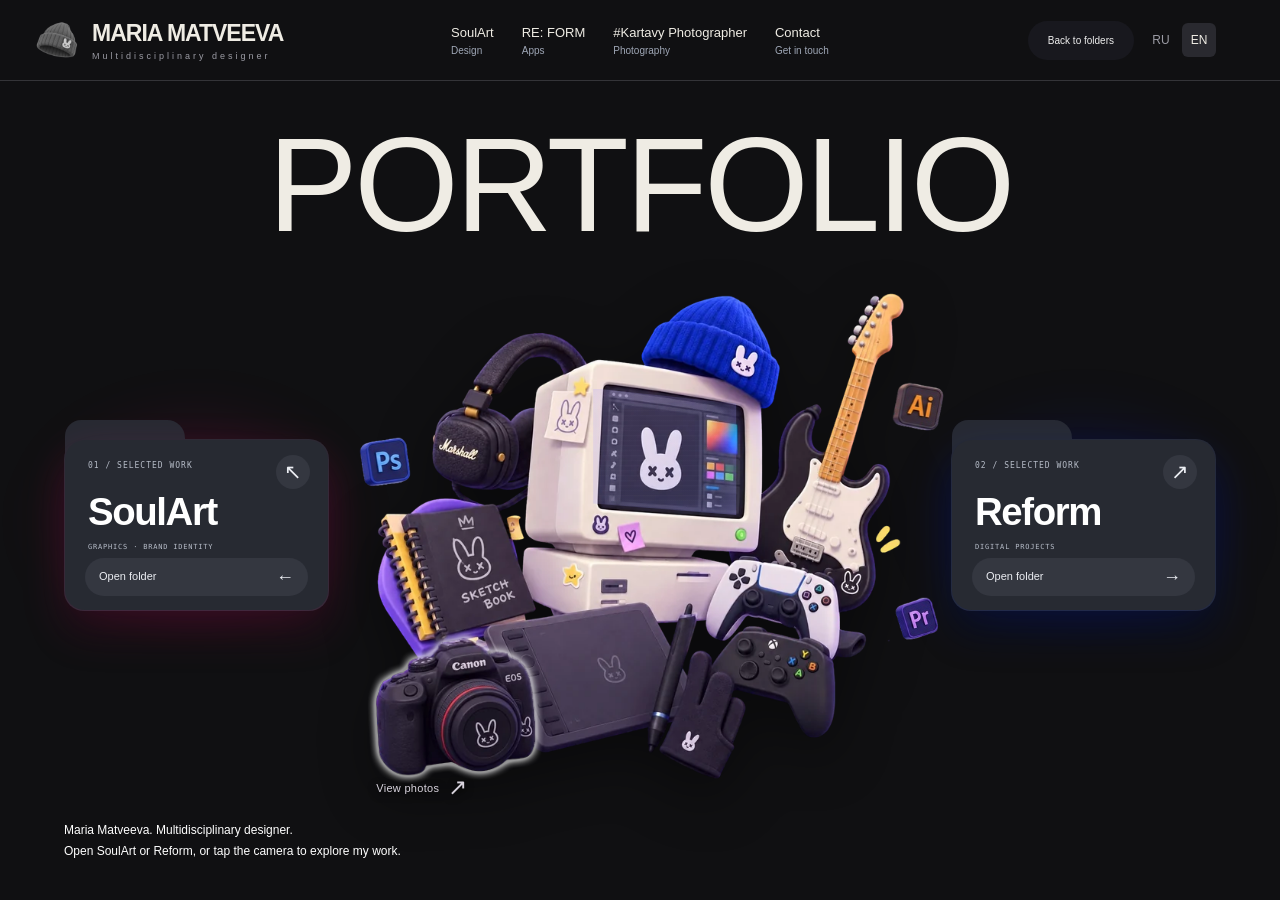
<file: personal-portfolio-concept/folders.html>
<!doctype html><html lang="ru"><head><meta charset="utf-8"><meta name="viewport" content="width=device-width,initial-scale=1"><meta name="theme-color" content="#101012"><title>Kartaamigo | Мария Матвеева - дизайнер и фотограф</title><link rel="stylesheet" href="../dual-world/style.css"><link rel="stylesheet" href="../dual-world/hero.css"><link rel="stylesheet" href="../dual-world/reform-scene.css"><link rel="stylesheet" href="../dual-world/world-scene.css"><link rel="stylesheet" href="../dual-world/new-motion.css"><link rel="stylesheet" href="../dual-world/desktop.css"><link rel="stylesheet" href="combined-editorial.css"><link rel="stylesheet" href="combined.css"><link rel="stylesheet" href="soulart-scroll.css?v=language-reset-93"><link rel="stylesheet" href="video-flow.css?v=buttons-90"><link rel="stylesheet" href="world-switcher.css?v=flow-9"><link rel="preload" as="image" href="assets/studio-center-camera-720.webp" imagesrcset="assets/studio-center-camera-720.webp 720w, assets/studio-center-camera-1440.webp 1440w" imagesizes="(max-width:800px) 82vw, (min-width:1675px) 720px, 43vw"><script src="startup-loading.js?v=portfolio-refresh-76" defer></script><script src="world-switcher.js?v=designer-90" defer></script><script src="combined-controller.js?v=entry-center-97" defer></script><script src="soulart-scroll.js?v=portfolio-refresh-76" defer></script><script src="../dual-world/reform-scene.js?v=portfolio-refresh-76" defer></script><link rel="stylesheet" href="folder-worlds.css?v=folders-5"><script src="folder-worlds.js?v=portfolio-refresh-76" defer></script><link rel="stylesheet" href="reform-projects.css?v=drawer-2"><script src="reform-projects.js?v=portfolio-refresh-76" defer></script><link rel="stylesheet" href="studio-center.css?v=studio-5"><script src="studio-center.js?v=portfolio-refresh-76" defer></script><link rel="stylesheet" href="studio-compact.css?v=compact-9"><link rel="stylesheet" href="photography-world.css?v=photo-about-hat-107"><script src="photography-world.js?v=photo-about-hat-107" defer></script><link rel="stylesheet" href="reform-layout.css?v=bilingual-95"><script src="reform-layout.js?v=bilingual-95" defer></script><link rel="stylesheet" href="portfolio-responsive.css?v=section-hats-105"><script src="portfolio-i18n.js?v=channel-design-109" defer></script><meta name="description" content="Kartaamigo - портфолио Марии Матвеевой: графический и мультидисциплинарный дизайн, UI/UX, айдентика, вёрстка журналов и книг, фотография. SoulArt и RE: FORM."><meta name="robots" content="index,follow,max-image-preview:large"><meta name="author" content="Maria Matveeva"><link rel="canonical" href="https://kartaamigo.github.io/"><meta property="og:type" content="website"><meta property="og:site_name" content="Kartaamigo"><meta property="og:title" content="Kartaamigo | Мария Матвеева - дизайнер и фотограф"><meta property="og:description" content="Kartaamigo - портфолио Марии Матвеевой: графический и мультидисциплинарный дизайн, UI/UX, айдентика, вёрстка журналов и книг, фотография. SoulArt и RE: FORM."><meta property="og:url" content="https://kartaamigo.github.io/"><meta property="og:image" content="https://kartaamigo.github.io/personal-portfolio-concept/assets/studio-center-camera-1440.webp"><meta name="twitter:card" content="summary_large_image"><link rel="alternate" hreflang="ru" href="https://kartaamigo.github.io/"><link rel="alternate" hreflang="en" href="https://kartaamigo.github.io/index.en.html"><link rel="alternate" hreflang="x-default" href="https://kartaamigo.github.io/"><script type="application/ld+json">[{"@context": "https://schema.org", "@type": "WebSite", "name": "Kartaamigo", "alternateName": ["Kartaamigo Portfolio", "SoulArt / KRTY"], "url": "https://kartaamigo.github.io/", "inLanguage": ["ru", "en"]}, {"@context": "https://schema.org", "@type": "Person", "name": "Мария Матвеева", "alternateName": ["Maria Matveeva", "kartaamigo", "SoulArt", "KRTY"], "url": "https://kartaamigo.github.io/", "jobTitle": "Multidisciplinary designer and photographer", "sameAs": ["https://github.com/kartaamigo", "https://www.behance.net/tuumiyurmirazh", "https://t.me/designeramigo", "https://ru.pinterest.com/x1ghostxsoul1x/"]}]</script><link rel="icon" href="../favicon.ico?v=section-favicon-106" sizes="16x16 32x32 48x48 64x64 128x128 256x256" type="image/x-icon"><link rel="icon" href="../favicon-96.png?v=section-favicon-106" sizes="96x96" type="image/png"><link rel="apple-touch-icon" href="../apple-touch-icon.png?v=logo-102" sizes="180x180"><link rel="manifest" href="../site.webmanifest"><meta name="application-name" content="Kartaamigo"><meta name="apple-mobile-web-app-title" content="Kartaamigo"><meta name="msapplication-TileImage" content="../site-icon-192.png"><meta name="msapplication-TileColor" content="#101012"><script src="section-favicon.js?v=section-favicon-106" defer></script></head><body data-studio="compact" data-world="neutral" data-preview="neutral"><header><a class="wordmark" href="#home">МАТВЕЕВА МАРИЯ<span>Мультидисциплинарный дизайнер</span></a><nav aria-label="Разделы портфолио"><a href="#projects" data-header-world="art"><span>SoulArt</span><small>Дизайн</small></a><a href="#projects" data-header-world="digital"><span>RE: FORM</span><small>Приложения</small></a><a href="#photo-works" data-header-world="photography"><span>#Картавый Фотограф</span><small>Фотографии</small></a><a href="contacts.html" data-header-contact><span>Контакты</span><small>Связаться со мной</small></a></nav><div class="header-worlds" role="group" aria-label="Выбор мира"><button data-switch="art" aria-pressed="false">SoulArt</button><button class="world-reset" type="button" aria-label="Оба мира">◐</button><button data-switch="digital" aria-pressed="false">RE: FORM</button></div></header><main><section class="hero" id="home" aria-label="Выбери направление"><div class="paper-scene" aria-hidden="true"><span class="paper-word">CREATE<br>FEEL<br>REPEAT.</span><span class="doodle">✳</span><span class="scribble">a little chaos,<br>a lot of character.</span></div><div class="digital-scene" aria-hidden="true"><div class="scene-grid"></div><span class="orbit orbit-a"></span><span class="orbit orbit-b"></span><div class="float-chip">RE: FORM<br><b>DESIGN → CODE → LIFE</b></div></div>

<div class="hero-artwork"><div class="artwork-track"><h1 class="background-manifesto">PORTFOLIO</h1><img class="artwork-art" data-src="assets/world-art-filled.webp" alt="Розовый заяц SoulArt"><div class="digital-frame"><div class="reform-art reform-playground"><img class="reform-static" data-src="../dual-world/assets/reform/provided-details/bunny-stationary-restored.png" alt="Синий заяц RE: FORM на чёрной платформе"><button class="reform-prop motion-card" type="button" aria-label="Дизайн + код. От эскиза до живого интерфейса." aria-describedby="reform-dialog" data-message="Дизайн + код. От эскиза до живого интерфейса."><img data-src="../dual-world/assets/reform/provided-details/card.png" alt=""></button><button class="reform-prop motion-blur" type="button" aria-label="Один человек + ИИ. Направление и решения - мои." aria-describedby="reform-dialog" data-message="Один человек + ИИ. Направление и решения - мои."><img data-src="../dual-world/assets/reform/provided-details/blur.png" alt=""></button><button class="reform-prop motion-scribble" type="button" aria-label="Немного экспериментов, много собственного характера." aria-describedby="reform-dialog" data-message="Немного экспериментов, много собственного характера."><img data-src="../dual-world/assets/reform/provided-details/scribble.png" alt=""></button><button class="reform-prop motion-signal" type="button" aria-label="Есть связь! Давай превратим твою идею в проект." aria-describedby="reform-dialog" data-message="Есть связь! Давай превратим твою идею в проект."><img data-src="../dual-world/assets/reform/provided-details/signal.png" alt=""></button><button class="reform-prop motion-arc" type="button" aria-label="От первой мысли до продукта - один непрерывный процесс." aria-describedby="reform-dialog" data-message="От первой мысли до продукта - один непрерывный процесс."><img data-src="../dual-world/assets/reform/provided-details/arc.png" alt=""></button><button class="reform-prop motion-plus" type="button" aria-label="А что, если попробовать? Добавим ещё одну идею." aria-describedby="reform-dialog" data-message="А что, если попробовать? Добавим ещё одну идею."><img data-src="../dual-world/assets/reform/provided-details/plus.png" alt=""></button><button class="reform-prop motion-drop" type="button" aria-label="Из свободной идеи - в форму, смысл и работающий продукт." aria-describedby="reform-dialog" data-message="Из свободной идеи - в форму, смысл и работающий продукт."><img data-src="../dual-world/assets/reform/provided-details/drop.png" alt=""></button><button class="reform-prop motion-error" type="button" aria-label="Ошибки - часть процесса. Пробую, исправляю, создаю." aria-describedby="reform-dialog" data-message="Ошибки - часть процесса. Пробую, исправляю, создаю."><img data-src="../dual-world/assets/reform/provided-details/error.png" alt=""></button><button class="reform-prop motion-stroke" type="button" aria-label="Немного смелости - и идея обретает свой характер." aria-describedby="reform-dialog" data-message="Немного смелости - и идея обретает свой характер."><img data-src="../dual-world/assets/reform/provided-details/stroke.png" alt=""></button><button class="reform-prop motion-ball" type="button" aria-label="Большие проекты начинаются с маленькой идеи." aria-describedby="reform-dialog" data-message="Большие проекты начинаются с маленькой идеи."><img data-src="../dual-world/assets/reform/provided-details/ball.png" alt=""></button><button class="reform-prop motion-spray" type="button" aria-label="Дизайн с характером. Скучные решения здесь не задерживаются." aria-describedby="reform-dialog" data-message="Дизайн с характером. Скучные решения здесь не задерживаются."><img data-src="../dual-world/assets/reform/provided-details/spray.png" alt=""></button><button class="reform-prop motion-screen" type="button" aria-label="Привет! Ты на стороне RE: FORM. Здесь идеи оживают." aria-describedby="reform-dialog" data-message="Привет! Ты на стороне RE: FORM. Здесь идеи оживают."><img data-src="../dual-world/assets/reform/provided-details/screen.png" alt=""></button><div class="reform-pixel-dialog" id="reform-dialog" role="tooltip" hidden><span>RE: FORM / HELLO_</span><p></p></div><span class="reform-scene-hint">Наведи на деталь или нажми ✦</span></div></div></div></div>
<div class="choices"><button type="button" class="choice choice-art" data-pick="art"><span class="choice-index">01</span><h2>SoulArt<span>/ KRTY</span></h2><p>Иллюстрация. Айдентика.<br>Дизайн для брендов и проектов.</p><span class="choice-link">В мир творчества ↙</span></button><button type="button" class="choice choice-digital" data-pick="digital"><span class="choice-index">02</span><h2>RE: FORM<span>design · code · life</span></h2><p>Дизайн | Код | Удобство.<br>Идея, которая поможет.</p><span class="choice-link">В рабочее пространство ↘</span></button></div>
<div class="hero-bottom"><p id="hero-caption">Превращаю идеи в визуальные истории.<br>И даю им жизнь.</p><span class="small-note">Наведи - почувствуй.<br>Нажми - выбери.</span></div></section><div class="portfolio-content"><div class="ribbon" aria-label="НАШИ МЕЧТЫ РЕАЛЬНЫ. ДЕЛАТЬ. ПРОБОВАТЬ. ОБРАБАТЫВАТЬ."><div class="ribbon-track" aria-hidden="true"><div class="ribbon-loop"><span class="ribbon-copy">НАШИ МЕЧТЫ РЕАЛЬНЫ. ДЕЛАТЬ. ПРОБОВАТЬ. ОБРАБАТЫВАТЬ.</span><span class="ribbon-copy">НАШИ МЕЧТЫ РЕАЛЬНЫ. ДЕЛАТЬ. ПРОБОВАТЬ. ОБРАБАТЫВАТЬ.</span></div><div class="ribbon-loop"><span class="ribbon-copy">НАШИ МЕЧТЫ РЕАЛЬНЫ. ДЕЛАТЬ. ПРОБОВАТЬ. ОБРАБАТЫВАТЬ.</span><span class="ribbon-copy">НАШИ МЕЧТЫ РЕАЛЬНЫ. ДЕЛАТЬ. ПРОБОВАТЬ. ОБРАБАТЫВАТЬ.</span></div></div></div><section class="resume-about" id="about">
<div class="resume-title"><span class="tiny">01 / ОБО МНЕ - ПЕРЕД ТЕМ, КАК СМОТРЕТЬ РАБОТЫ</span></div>
<div class="resume-intro"><div class="portrait portrait-drawing"><img data-src="assets/maria-portrait-drawing.webp" alt="Иллюстрированный портрет Марии из резюме"></div><div class="resume-intro-copy"><div class="tiny">MATVEEVA MARIA / MULTIDISCIPLINARY DESIGNER</div><h2>Мария<br>Матвеева<span>✳</span></h2><h3>Стиль уже со мной.<br><em>Опыт приходит.</em></h3><p>С 2022 года занимаюсь графическим дизайном. За это время освоила композицию, типографику, цветовую гармонию и работу со стилем. Понимаю, как визуал должен решать задачу, и всегда ищу в каждом элементе смысл.</p><p>Работала над учебными и личными проектами: айдентика, постеры, обложки, контент для соцсетей. Постоянно слежу за трендами, развиваю навыки. Открыта к реальным проектам, чтобы расти как специалист и создавать качественный продукт.</p><div class="resume-actions"><a href="assets/maria-resume.jpg" target="_blank" rel="noopener">Резюме целиком ↗</a><a href="https://t.me/designeramigo" target="_blank" rel="noopener">Обсудить проект ↗</a></div></div></div>
<div class="resume-details"><div class="resume-block"><h4><span>01</span> Опыт</h4><article><small>2023 / BEE PRO</small><h5>Графический дизайнер</h5><p>Дизайн карточек товаров для сайта.</p></article><article><small>2025-2026 / КОЛЛЕДЖ</small><h5>Фотограф</h5><p>Съёмка мероприятий и портретов.</p></article><article><small>С 2026 / КОЛЛЕДЖ</small><h5>Графический дизайнер</h5><p>Создание карточек и визуальных материалов.</p></article></div>
<div class="resume-block"><h4><span>02</span> Образование</h4><article><small>2023-2025</small><h5>IT TOP Academy</h5><p>Графический дизайн.<br>Композиция, типографика, цвет, айдентика, digital-дизайн. Практика и современные подходы.</p></article><h4 class="tools-heading">Инструменты</h4><div class="tool-set"><img src="assets/tool-photoshop-provided.webp" alt="Photoshop" title="Photoshop" width="40" height="40" loading="lazy"><img src="assets/tool-illustrator-provided.webp" alt="Illustrator" title="Illustrator" width="40" height="40" loading="lazy"><img src="assets/tool-indesign-provided.webp" alt="InDesign" title="InDesign" width="40" height="40" loading="lazy"><img src="assets/tool-figma-provided.webp" alt="Figma" title="Figma" width="40" height="40" loading="lazy"><img src="assets/tool-lightroom-provided.webp" alt="Lightroom" title="Lightroom" width="40" height="40" loading="lazy"></div><p class="tool-names">Photoshop · Illustrator · InDesign · Figma · Lightroom</p></div>
<div class="resume-block"><h4><span>03</span> Навыки</h4><ul><li>Композиция и иерархия</li><li>Типографика</li><li>Цветокоррекция и гармония</li><li>Работа с референсами и мудбордами</li><li>Дизайн постеров и баннеров</li><li>Разработка айдентики и логотипов</li></ul></div>
<div class="resume-block"><h4><span>04</span> В работе</h4><ul><li>Креативное мышление</li><li>Внимание к деталям</li><li>Работа с критикой и гибкость</li><li>Тайм-менеджмент и ответственность</li><li>Быстрая обучаемость</li></ul><h4 class="tools-heading">Языки</h4><div class="languages language-scales"><img src="assets/languages-user-original-96.png" alt="Шкалы владения русским и английским языками" width="2172" height="724" loading="lazy"></div></div></div></section><section class="works" id="projects"><div class="section-title"><span class="tiny">02 / ИЗБРАННЫЕ ПРОЕКТЫ</span><h2>Мои<br><em>работы.</em></h2></div><div class="work-layout"><article class="work work-a behance-work" data-project-type="ВЁРСТКА ЖУРНАЛА"><a class="work-cover project-cover project-journal" href="https://www.behance.net/gallery/229126569/Journal-Full-fledged-layout-of-the-magazine" target="_blank" rel="noopener noreferrer" aria-label="Открыть Journal на Behance"><img src="assets/project-journal.webp" alt="Journal - вёрстка журнала" width="808" height="632" loading="lazy"></a><div class="work-caption"><h3><a href="https://www.behance.net/gallery/229126569/Journal-Full-fledged-layout-of-the-magazine" target="_blank" rel="noopener noreferrer">Journal</a></h3><p>Дизайн и полная вёрстка журнала.</p><span class="tiny">ВЁРСТКА ЖУРНАЛА / BEHANCE</span></div></article><article class="work work-b behance-work" data-project-type="ПРИЛОЖЕНИЕ / UI/UX"><a class="work-cover project-cover project-reform-life" href="https://www.behance.net/gallery/256292513/Demo-version-of-the-project-RE-FORM-LIFE" target="_blank" rel="noopener noreferrer" aria-label="Открыть RE:FORM LIFE на Behance"><img src="assets/project-reform-life.webp" alt="RE:FORM LIFE - приложение / ui/ux" width="1600" height="900" loading="lazy"></a><div class="work-caption"><h3><a href="https://www.behance.net/gallery/256292513/Demo-version-of-the-project-RE-FORM-LIFE" target="_blank" rel="noopener noreferrer">RE:FORM LIFE</a></h3><p>Демо проекта для планирования жизни и повседневных задач.</p><span class="tiny">ПРИЛОЖЕНИЕ / UI/UX / BEHANCE</span></div></article><article class="work work-c behance-work" data-project-type="РЕБРЕНДИНГ / АЙДЕНТИКА"><a class="work-cover project-cover project-xfit" href="https://www.behance.net/gallery/249997653/XFit-Rebranding" target="_blank" rel="noopener noreferrer" aria-label="Открыть XFit на Behance"><img src="assets/project-xfit.webp" alt="XFit - ребрендинг / айдентика" width="808" height="632" loading="lazy"></a><div class="work-caption"><h3><a href="https://www.behance.net/gallery/249997653/XFit-Rebranding" target="_blank" rel="noopener noreferrer">XFit</a></h3><p>Ребрендинг XFit: логотип и визуальный стиль.</p><span class="tiny">РЕБРЕНДИНГ / АЙДЕНТИКА / BEHANCE</span></div></article><article class="work work-d behance-work" data-project-type="БРЕНДБУК / АЙДЕНТИКА"><a class="work-cover project-cover project-brandbook" href="https://www.behance.net/gallery/246885793/Brand-Book-GxSoulKRTY" target="_blank" rel="noopener noreferrer" aria-label="Открыть Брендбук GxSoul/KRTY на Behance"><img src="assets/project-brandbook.webp" alt="Брендбук GxSoul/KRTY" width="808" height="632" loading="lazy"></a><div class="work-caption"><h3><a href="https://www.behance.net/gallery/246885793/Brand-Book-GxSoulKRTY" target="_blank" rel="noopener noreferrer">Брендбук GxSoul/KRTY</a></h3><p>Логотип, фирменный стиль и оформление брендбука.</p><span class="tiny">БРЕНДБУК / АЙДЕНТИКА / BEHANCE</span></div></article><article class="work work-e behance-work" data-project-type="САЙТ / UI/UX"><a class="work-cover project-cover project-portfolio-website" href="https://www.behance.net/gallery/251160601/Portfolio-Website" target="_blank" rel="noopener noreferrer" aria-label="Открыть Сайт-портфолио на Behance"><img src="assets/project-portfolio-website.webp" alt="Сайт-портфолио" width="808" height="632" loading="lazy"></a><div class="work-caption"><h3><a href="https://www.behance.net/gallery/251160601/Portfolio-Website" target="_blank" rel="noopener noreferrer">Сайт-портфолио</a></h3><p>Дизайн сайта для презентации своих работ.</p><span class="tiny">САЙТ / UI/UX / BEHANCE</span></div></article><article class="work work-f behance-work" data-project-type="ПОСТЕР / ГРАФИЧЕСКИЙ ДИЗАЙН"><a class="work-cover project-cover project-poster-flower" href="https://www.behance.net/gallery/228242573/Poster-flower" target="_blank" rel="noopener noreferrer" aria-label="Открыть Постер Flower на Behance"><img src="assets/project-poster-flower.webp" alt="Постер Flower" width="808" height="632" loading="lazy"></a><div class="work-caption"><h3><a href="https://www.behance.net/gallery/228242573/Poster-flower" target="_blank" rel="noopener noreferrer">Постер Flower</a></h3><p>Постер с типографикой и коллажем.</p><span class="tiny">ПОСТЕР / ГРАФИЧЕСКИЙ ДИЗАЙН / BEHANCE</span></div></article></div></section>

<section class="create"><div class="tiny">03 / ЧТО Я СОЗДАЮ</div><div class="discipline"><span>01</span><h3>Айдентику</h3><p>Логотипы, стиль и визуальные системы</p></div><div class="discipline"><span>02</span><h3>Постеры и обложки</h3><p>Создание постеров и обложек для книг и журналов</p></div><div class="discipline"><span>03</span><h3>Вёрстку журналов и книг</h3><p>Типографика, оформление страниц и подготовка к печати</p></div><div class="discipline"><span>04</span><h3>Digital-дизайн</h3><p>Создание сайтов, UI/UX-дизайн, карточки товаров и контент для соцсетей</p></div><div class="discipline"><span>05</span><h3>Оформление каналов</h3><p>Превью для YouTube, шапки, аватарки и оформление соцсетей</p></div><div class="discipline"><span>06</span><h3>Фотографию</h3><p>Портреты и съёмка мероприятий</p></div></section>
<section class="reform" id="reform"><div class="tiny">04 / ОДИН ИЗ МОИХ ПРОЕКТОВ</div><div class="reform-heading">reform<span>↗</span></div><div class="reform-bottom reform-bottom-simple"><p>Посмотрите подробнее о моём проекте Reform.</p></div></section>
<section class="contact" id="contacts"><div class="tiny">05 / НОВЫЕ ИДЕИ НАЧИНАЮТСЯ С РАЗГОВОРА</div><h2>НУ ЧТО,<br><span>СОЗДАДИМ</span><br>ЧТО-НИБУДЬ<span class="question">?</span></h2><div class="contact-bottom"><p>Проект, вопрос или просто «привет».<br>Давай начнём с одного сообщения.</p><div class="contact-links"><a href="https://t.me/designeramigo" target="_blank" rel="noopener">Telegram ↗</a><a href="mailto:xghostxsoulx@gmail.com">Почта ↗</a><a href="https://www.behance.net/tuumiyurmirazh" target="_blank" rel="noopener">Behance ↗</a></div></div><small>XGHOSTXSOULX@GMAIL.COM / @DESIGNERAMIGO</small></section><footer><b>МАРИЯ МАТВЕЕВА<span>✳</span></b><span>НЕ ПО ШАБЛОНУ. ПО-НАСТОЯЩЕМУ.</span><a href="#home">НАВЕРХ ↑</a></footer></div></main><button class="world-center-return" type="button" hidden>↩ Вернуться в центр</button><div class="sr-only" id="world-status" aria-live="polite"></div></body></html>
</file>
<file: dual-world/style.css>
:root{font-family:Manrope,Arial,sans-serif;color:#eeedf0;background:#111114;--pink:#f52b84;--muted:#a7a4af}*{box-sizing:border-box}html{scroll-behavior:smooth;scroll-padding-top:30px}body{margin:0}button,input,textarea{font:inherit}button,a{-webkit-tap-highlight-color:transparent}button{cursor:pointer}a{color:inherit;text-decoration:none}button{color:inherit}button:focus-visible,a:focus-visible{outline:3px solid #f52b84;outline-offset:6px}[hidden]{display:none!important}header{height:96px;padding:0 5%;display:flex;align-items:center;justify-content:space-between;gap:25px;background:#111114;position:relative;z-index:5}.wordmark{font-size:23px;letter-spacing:-1px}.wordmark span{display:block;font-size:9px;letter-spacing:3px;margin-top:4px}nav{display:flex;gap:32px;font-size:13px}nav a:hover{color:var(--pink)}.world-reset{border:1px solid #44434a;background:transparent;padding:11px 18px;border-radius:40px;font-size:12px}.world-reset span{margin-left:15px}.hero{position:relative;isolation:isolate;min-height:710px;overflow:hidden;background:#141416;transition:background .65s,color .65s}.hero-top{position:relative;z-index:3;display:flex;justify-content:space-between;padding:24px 5%;font-size:9px;letter-spacing:2px}.paper-scene,.digital-scene{position:absolute;inset:0;transition:clip-path .75s,opacity .7s}.paper-scene{background:#eee8e0;color:#272225;clip-path:inset(0 50% 0 0);overflow:hidden}.paper-scene:after{content:'';position:absolute;inset:0;background-image:url('assets/bunny-illustration.jpg');background-size:cover;opacity:.045}.paper-word{position:absolute;left:5%;top:100px;font-size:100px;line-height:.95;font-weight:800;letter-spacing:-9px;opacity:.07;transform:rotate(-7deg)}.doodle{position:absolute;color:#e93683;font-size:170px;left:33%;bottom:22px;transform:rotate(15deg)}.scribble{position:absolute;font:30px/1 Caveat,cursive;left:5%;bottom:70px;transform:rotate(-7deg);color:#b72960}.digital-scene{clip-path:inset(0 0 0 50%);background:radial-gradient(ellipse at 60% 55%,#65515d 0,#2a252c 35%,#141416 73%);overflow:hidden}.scene-grid{position:absolute;width:180%;height:100%;left:-40%;top:40%;background:linear-gradient(#ad9ba722 1px,transparent 1px),linear-gradient(90deg,#ad9ba722 1px,transparent 1px);background-size:80px 80px;transform:perspective(500px) rotateX(65deg)}.orbit{position:absolute;width:140px;height:140px;border:16px solid #bd9caa;border-radius:50%;box-shadow:inset -5px -6px 15px #f52b84aa,3px 3px 15px #f52b8455;transform:rotate(-25deg) rotateY(55deg)}.orbit-a{right:8%;top:28px}.orbit-b{left:54%;bottom:5%;width:90px;height:90px;border-width:11px}.float-chip{position:absolute;right:3%;bottom:24%;padding:24px;border:1px solid #ff72b0;background:linear-gradient(120deg,#18171dc9,#69425190);box-shadow:0 0 40px #f52b8430;font-size:20px;transform:perspective(600px) rotateY(-35deg) rotateZ(-14deg)}.float-chip b{display:block;font-size:7px;letter-spacing:1px;margin-top:14px}.bunny-stage{position:absolute;inset:70px 21% 95px;pointer-events:none;z-index:1}.bunny-illustration{position:absolute;inset:0;background:url('assets/bunny-illustration.jpg') center 48%/cover no-repeat;clip-path:inset(0 50% 0 0);mix-blend-mode:multiply;transition:clip-path .7s,opacity .7s;mask-image:radial-gradient(ellipse at 50% 46%,#000 28%,transparent 72%)}#bunny-3d{position:absolute;inset:-30px -70px;clip-path:inset(0 0 0 50%);transition:clip-path .7s,opacity .7s}#bunny-3d canvas{width:100%;height:100%;display:block}.split-line{position:absolute;left:50%;top:0;bottom:0;width:1px;background:linear-gradient(transparent,#f0d3df70,transparent);transition:opacity .5s}.choices{position:relative;z-index:2;display:flex;justify-content:space-between;min-height:475px;align-items:center}.choice{width:50%;min-height:440px;border:0;background:transparent;padding:90px 5% 100px;text-align:left;position:relative}.choice-art{color:#292227}.choice-digital{text-align:right}.choice-index{font-size:9px;letter-spacing:1.8px}.choice h1,.choice h2{font-size:clamp(36px,5vw,75px);letter-spacing:-4px;line-height:1;margin:25px 0 22px;font-weight:800}.choice h1 span{display:block;font-size:30px;letter-spacing:-1.5px;margin-top:12px}.choice h2 span{display:block;font-size:12px;letter-spacing:2px;margin-top:22px;font-weight:400}.choice p{font-size:13px;line-height:1.8;margin:0}.choice-link{display:inline-block;margin-top:35px;border-bottom:1px solid #a8748b;padding-bottom:9px;font-size:11px;letter-spacing:.5px}.hero-bottom{position:relative;z-index:3;display:flex;align-items:end;justify-content:space-between;padding:0 5% 32px;gap:20px;color:#efedf0}.hero-bottom p{font-size:12px;line-height:1.7;color:#33252d}.scroll-cue{display:flex;flex-direction:column;align-items:center;font-size:11px;gap:12px;mix-blend-mode:difference;color:white}.scroll-cue span{font-size:24px}.small-note{font-size:10px;line-height:1.7;opacity:.7;text-align:right}body[data-preview=art] .paper-scene{clip-path:inset(0)}body[data-preview=art] .digital-scene{clip-path:inset(0 0 0 100%)}body[data-preview=art] .bunny-illustration{clip-path:inset(0);opacity:1}body[data-preview=art] #bunny-3d{clip-path:inset(0 0 0 100%)}body[data-preview=art] .hero{color:#292227}body[data-preview=art] .choice-digital,body[data-preview=art] .hero-bottom{color:#292227}body[data-preview=digital] .paper-scene{clip-path:inset(0 100% 0 0)}body[data-preview=digital] .digital-scene{clip-path:inset(0)}body[data-preview=digital] #bunny-3d{clip-path:inset(0)}body[data-preview=digital] .bunny-illustration{clip-path:inset(0 100% 0 0)}body[data-preview=digital] .choice-art,body[data-preview=digital] .hero-bottom p{color:#eeedf0}body:not([data-preview=neutral]) .split-line{opacity:0}body[data-preview=neutral] .hero-top>span:first-child{color:#292227}body[data-preview=neutral] .hero-top>span:nth-child(2){background:#262028;color:white;border-radius:30px;padding:6px 12px;margin-top:-6px}.content-section{padding:60px 5% 85px;transition:background .5s,color .5s;background:#17171b}.section-top{display:flex;justify-content:space-between;align-items:center;gap:20px;margin-bottom:65px;font-size:10px;letter-spacing:2px}.world-tabs{display:flex;background:#232329;border-radius:40px;padding:4px}.world-tabs button{padding:10px 17px;background:none;border:0;border-radius:30px;color:#bdbbc4;font-size:11px}.world-tabs button[aria-pressed=true]{background:#eeedf0;color:#19171d}.intro{position:relative;max-width:950px;margin-bottom:55px}.eyebrow{font-size:10px;letter-spacing:2px}h2{font-size:clamp(35px,5vw,65px);line-height:1.07;letter-spacing:-3px;margin:22px 0}em{font-style:normal;color:var(--pink)}.intro p{max-width:550px;font-size:14px;line-height:1.9;color:var(--muted)}.gateway-grid,.project-grid,.neutral-projects{display:grid;grid-template-columns:1fr 1fr;gap:28px}.gateway{padding:35px;text-align:left;border:0;min-height:280px;position:relative}.gateway span{font-size:10px;letter-spacing:2px}.gateway h3{font-size:40px;line-height:1.1;letter-spacing:-2px}.gateway p{font-size:12px}.art-gateway{background:#ede4dd;color:#30252c;transform:rotate(-1deg)}.digital-gateway{background:radial-gradient(at 90% 100%,#7a2550,#2c2932);border:1px solid #53404d}.neutral-projects{margin-top:65px}.project-card{display:block}.project-card img{width:100%;aspect-ratio:1.5;object-fit:cover;background:#24232a;border-radius:4px;transition:transform .3s}.project-card:hover img{transform:translateY(-5px)}.project-meta{display:flex;align-items:start;justify-content:space-between;margin:18px 0 35px}.project-meta h3{font-size:18px;margin:4px 0}.project-meta p,.project-meta span{font-size:11px;color:var(--muted);line-height:1.5}.project-meta b{font-size:25px;color:var(--pink)}body[data-world=art] .content-section{background:#efe8e1;color:#2c2229}body[data-world=art] .intro p,body[data-world=art] .project-meta p,body[data-world=art] .project-meta span{color:#6d5d66}.app-intro{display:flex;justify-content:space-between;align-items:end;gap:20px;margin-bottom:35px}.app-intro h2{font-size:43px}.app-intro p{font-size:12px;color:var(--muted);line-height:1.8}.workspace{border:1px solid #4c424c;background:#16151b;display:grid;grid-template-columns:210px 1fr;min-height:670px;border-radius:20px;overflow:hidden;box-shadow:0 20px 90px #0004}aside{padding:30px 18px;background:#1e1c24;border-right:1px solid #34303b;display:flex;flex-direction:column;gap:45px}.app-brand{font-size:23px;letter-spacing:-1px;padding:0 12px}.app-brand span{display:block;font-size:9px;letter-spacing:1px;color:#96909f;margin-top:6px}.app-nav{display:flex;flex-direction:column;gap:8px}.app-nav button{text-align:left;background:none;border:0;padding:14px;border-radius:9px;font-size:12px;color:#a8a2b3}.app-nav button.active{background:#f52b841c;color:#ff90be}.app-nav button span{float:right}.sidebar-foot{margin-top:auto;font-size:10px;line-height:1.9;padding:12px}.sidebar-foot small{font-size:9px;color:#918997}.status-dot{display:inline-block;background:#70dda8;width:6px;height:6px;border-radius:50%;margin-right:6px}.app-main{min-width:0;padding:24px 30px 35px}.app-toolbar{display:flex;justify-content:space-between;font-size:9px;color:#a29ba9;padding-bottom:25px;gap:12px}.welcome{background:radial-gradient(at 100% 50%,#753650,#302633 55%,#28212c);padding:35px;border:1px solid #614052;border-radius:15px;position:relative;overflow:hidden}.welcome>span:first-child{font-size:9px;letter-spacing:2px}.welcome h3{font-size:42px;line-height:1.1;letter-spacing:-2px;position:relative;z-index:1;margin:23px 0}.welcome p{font-size:12px;line-height:1.8;max-width:330px;color:#d2c6d1;position:relative;z-index:1}.solid{display:inline-block;background:#f52b84;color:white;border:0;border-radius:8px;padding:13px 20px;font-size:11px;text-align:center}.welcome .solid{position:relative;z-index:1;margin-top:15px}.welcome-orb{width:150px;height:150px;position:absolute;right:10px;top:60px;border-radius:50%;background:radial-gradient(at 25% 25%,#ffdcec,#cf8da7 16%,#573644 50%,#1c1620 72%,#f52b84);box-shadow:0 0 50px #f52b8433;transform:rotate(-25deg)}.app-card-grid{display:grid;grid-template-columns:1fr 1fr;gap:16px;margin:20px 0}.app-card{background:#24212b;border:1px solid #39313f;border-radius:12px;padding:22px;text-align:left}.app-card>span{font-size:9px;letter-spacing:1px;color:#b3a7b9}.app-card h4{font-size:23px;line-height:1.2;letter-spacing:-.8px;margin:22px 0 15px}.app-card p{font-size:10px;color:#a9a0b2}.app-manifesto{display:grid;grid-template-columns:1fr 2fr;gap:25px;padding:20px 0;align-items:start}.app-manifesto span{font-size:9px;color:#be82a0;letter-spacing:1px;line-height:1.8}.app-manifesto p{font-size:11px;color:#b3aab9;line-height:1.9;margin:0}.app-heading{display:flex;align-items:center;justify-content:space-between;gap:20px;margin:10px 0 30px}.app-heading h3{font-size:25px;letter-spacing:-1px;margin:0}.app-heading span{font-size:8px;letter-spacing:1px;color:#a096aa}.life-card{background:radial-gradient(at 90% 40%,#724153,#2a232f 60%);border:1px solid #5b4051;border-radius:14px;padding:30px;margin-bottom:28px}.life-card>span{font-size:9px;letter-spacing:2px}.life-card h4{font-size:50px;line-height:1;letter-spacing:-3px;margin:28px 0}.life-card p{font-size:12px;line-height:1.8;max-width:330px;margin-bottom:25px}.workspace .project-grid{grid-template-columns:1fr}.workspace .project-card img{aspect-ratio:2}form label{display:block;font-size:11px;color:#c1b8ca;margin:18px 0 9px}input,textarea{width:100%;background:#24202b;border:1px solid #493d52;border-radius:8px;color:#eee9f4;padding:13px;font-size:13px}textarea{resize:vertical}input:focus,textarea:focus{outline:2px solid var(--pink)}.form-bottom{display:flex;justify-content:space-between;align-items:center;gap:18px;margin-top:20px}.form-bottom>span{font-size:10px;color:#aea2b9;line-height:1.7}#storage-message{font-size:11px;color:#dca0b9}#notes-list{display:grid;grid-template-columns:1fr 1fr;gap:16px;margin-top:30px}.note{background:#302735;border:1px solid #5b4558;border-radius:10px;padding:20px;overflow-wrap:anywhere}.note h4{font-size:15px;margin:0 0 12px}.note p{font-size:12px;color:#c8bbce;line-height:1.7;white-space:pre-wrap}.note-bottom{display:flex;align-items:center;justify-content:space-between;gap:10px;margin-top:20px}.note time{font-size:9px;color:#ac95b0}.note button,.task-delete{border:0;background:transparent;color:#d9a2bc;font-size:10px;padding:7px}.empty-state{font-size:12px;color:#a398af;line-height:1.8;grid-column:1/-1;padding:25px 0}.focus-card{text-align:center;padding:35px;background:radial-gradient(at 50% 0,#593447,#28202e 70%);border:1px solid #543b50;border-radius:15px}.focus-card>span{font-size:9px;letter-spacing:2px}#timer{font-size:80px;letter-spacing:-5px;font-variant-numeric:tabular-nums;margin:25px 0}.timer-actions{display:flex;justify-content:center;gap:12px}.timer-actions>button:last-child{border:1px solid #645167;background:transparent;border-radius:8px;padding:12px 18px;font-size:11px}.focus-card p{font-size:11px;color:#b4a2bc}.task-input-row{display:flex;gap:10px}.task-input-row input{flex:1;min-width:0}.task{display:flex;align-items:center;gap:12px;padding:15px 0;border-bottom:1px solid #39303f}.task label{display:flex;align-items:center;gap:12px;font-size:12px;flex:1;overflow-wrap:anywhere;min-width:0}.task input{width:17px;height:17px;accent-color:var(--pink);flex-shrink:0}.task input:checked+span{text-decoration:line-through;color:#95879f}.about-section{padding:80px 5%;background:#19191d}.about-section>div{display:grid;grid-template-columns:1fr 1fr;gap:50px;margin-top:15px}.about-copy p{font-size:13px;color:#b0abb7;line-height:2}.skill-tags{display:flex;flex-wrap:wrap;gap:10px;margin-top:30px}.skill-tags span{padding:8px 12px;border:1px solid #4a414d;border-radius:30px;font-size:10px}.contact-section{padding:80px 5%;background:#eee7e1;color:#30232a}.contact-section h2{font-size:clamp(35px,6vw,78px)}.contact-section h2 a{color:#c32969}.contact-section>div{display:flex;flex-wrap:wrap;gap:35px;margin-top:40px;font-size:12px}footer{padding:28px 5%;display:flex;justify-content:space-between;font-size:9px;letter-spacing:1px;color:#b0a6b3}.sr-only{position:absolute;width:1px;height:1px;padding:0;margin:-1px;overflow:hidden;clip:rect(0,0,0,0)}
@media(min-width:1500px){.hero{min-height:850px}.choices{min-height:610px}.bunny-stage{inset:70px 25% 100px}.choice{padding-top:150px;padding-bottom:150px}}@media(max-width:800px){header{height:80px}.wordmark{font-size:18px}nav{gap:18px;font-size:11px}.hero{min-height:630px}.hero-top{font-size:7px;letter-spacing:1px}.hero-top>span:last-child{display:none}.choices{min-height:410px}.choice{padding:180px 5% 25px;min-height:410px}.choice h1,.choice h2{font-size:40px;letter-spacing:-2px}.choice h1 span{font-size:20px}.choice h2 span{font-size:9px;letter-spacing:1px}.choice-index{font-size:7px;letter-spacing:1px}.choice p{font-size:11px}.choice-link{font-size:9px;margin-top:20px}.bunny-stage{inset:25px 13% 80px}.paper-word{font-size:75px}.float-chip{display:none}.orbit-a{width:75px;height:75px;border-width:10px}.small-note{display:none}.hero-bottom{padding-bottom:26px}.hero-bottom p{font-size:10px}.scroll-cue{font-size:9px}.workspace{grid-template-columns:165px 1fr}.app-main{padding:22px}.app-brand{font-size:19px}.app-brand span{font-size:8px}.welcome{padding:25px}.welcome h3{font-size:34px}.welcome-orb{opacity:.4}.app-card{padding:18px}.app-card h4{font-size:20px}.app-intro{display:block}.app-intro h2{font-size:34px}.app-manifesto{display:block}.app-manifesto p{margin-top:10px}.app-toolbar>span:last-child{display:none}.app-heading span{display:none}}
@media(max-width:560px){header{padding:0 5%;gap:10px}.wordmark{font-size:16px}.wordmark span{font-size:7px;letter-spacing:2px}nav{gap:14px}nav a:first-child{display:none}.world-reset{font-size:9px;padding:9px 11px}.world-reset span{margin-left:5px}.hero{min-height:640px}.hero-top{padding-top:20px}.hero-top>span:nth-child(2){font-size:7px}.bunny-stage{inset:15px 0 185px}#bunny-3d{inset:-20px -15px}.choices{min-height:440px;align-items:end}.choice{padding:285px 5% 20px;min-height:440px}.choice h1,.choice h2{font-size:30px;letter-spacing:-1.5px;margin:15px 0}.choice h1 span{font-size:19px;margin-top:10px}.choice h2 span{font-size:7px;margin-top:14px;letter-spacing:.7px}.choice-index{font-size:6px;letter-spacing:.7px}.choice p{font-size:9px;line-height:1.8}.choice-link{font-size:8px;margin-top:20px}.hero-bottom{padding-top:20px;align-items:center}.hero-bottom p{max-width:50%;font-size:9px}.scroll-cue{font-size:8px}.paper-word{left:5%;top:70px;font-size:55px;letter-spacing:-5px}.doodle{font-size:100px;bottom:0}.scribble{display:none}.orbit-b{display:none}.section-top{align-items:start;flex-direction:column;gap:20px;margin-bottom:45px}.world-tabs{width:100%}.world-tabs button{flex:1;padding:11px 8px}.content-section{padding-top:35px}.intro h2{font-size:39px}.intro p{font-size:12px}.gateway-grid,.project-grid,.neutral-projects{grid-template-columns:1fr;gap:20px}.gateway{min-height:230px;padding:28px}.gateway h3{font-size:35px}.workspace{grid-template-columns:1fr;border-radius:14px}aside{padding:18px;gap:20px;border-right:0;border-bottom:1px solid #443546}.app-brand{display:none}.app-nav{flex-direction:row;gap:4px}.app-nav button{flex:1;padding:12px 5px;font-size:10px;text-align:center;white-space:nowrap}.app-nav button span{display:none}.sidebar-foot{display:none}.app-main{padding:20px 16px}.welcome{padding:25px 20px}.welcome h3{font-size:36px}.app-card-grid{gap:10px}.app-card{padding:17px 13px}.app-card h4{font-size:20px}.app-card p{line-height:1.7}.app-card>span{font-size:7px}.app-intro h2{font-size:35px;letter-spacing:-2px}.app-heading h3{font-size:25px}#notes-list{grid-template-columns:1fr}.form-bottom{align-items:start}.form-bottom>span{font-size:9px}.form-bottom .solid{padding:12px}.task-input-row .solid{padding:12px}.focus-card{padding:25px 15px}#timer{font-size:70px}.about-section>div{grid-template-columns:1fr;gap:10px}.about-section h2{font-size:45px}.about-copy p{font-size:12px}.contact-section{padding:55px 5%}.contact-section h2{font-size:38px;letter-spacing:-2px}.contact-section>div{gap:20px;font-size:10px}footer{gap:20px;flex-wrap:wrap;font-size:8px}footer>span:nth-child(2){display:none}}
@media(prefers-reduced-motion:reduce){html{scroll-behavior:auto}*,*:before,*:after{transition:none!important;animation:none!important}}
/* RE: FORM: brushed silver, glass and restrained pixel details. */
header{position:sticky;top:0;transition:background .6s,color .6s}.header-worlds{display:flex;align-items:center;gap:4px;border:1px solid #55515b;border-radius:30px;padding:4px}.header-worlds button{border:0;background:none;border-radius:24px;padding:9px 12px;font-size:10px}.header-worlds button[aria-pressed=true]{background:#f52b84;color:#fff}.header-worlds .world-reset{padding:9px 11px;font-size:15px}.digital-scene{background:radial-gradient(ellipse at 60% 50%,#faf7fa 0,#c3bec3 50%,#a9a5ac 100%)}.scene-grid{background:linear-gradient(#72707818 1px,transparent 1px),linear-gradient(90deg,#72707818 1px,transparent 1px);background-size:75px 75px}.choice-digital,.small-note{color:#28232c}.float-chip{color:#29212a;background:linear-gradient(120deg,#f3e9eecc,#c0b4beaa);box-shadow:0 10px 45px #f52b8440;border-color:#fb76b0}.orbit{border-color:#a9a5ad;box-shadow:inset -5px -6px 15px #f52b8470,3px 3px 15px #e9e4e7}.hero-top>span:last-child{color:#332631}.hero-top>span:nth-child(2){color:#332631}body[data-preview=digital] .hero,body[data-preview=digital] .choice-art,body[data-preview=digital] .hero-bottom,body[data-preview=digital] .hero-bottom p{color:#28232c}.choice-index,.app-toolbar,.app-heading>span,.app-brand>span,.app-card>span,.sidebar-foot,.life-card>span{font-family:'Courier New',monospace}.scene-fallback{background:url('assets/bunny-illustration.jpg') center/cover;filter:contrast(1.1);mask-image:radial-gradient(ellipse,#000 20%,transparent 70%)}
body[data-world=art]{background:#e9e1d8;color:#30232b}body[data-world=art] header{background:#eee7de;color:#30232b}body[data-world=art] .header-worlds{border-color:#c8b6c1}body[data-world=art] .about-section{background:#e4d9cf;color:#30232b}body[data-world=art] .about-copy p{color:#6b5663}body[data-world=art] footer{background:#eee7de;color:#6b5663}body[data-world=art] .contact-section{background:#e6d2dc}body[data-world=digital]{background:#d4d4d9;color:#27252c}body[data-world=digital] header{background:#e9e9eeed;color:#25232a;backdrop-filter:blur(20px);border-bottom:1px solid #fff8}body[data-world=digital] .header-worlds{border-color:#b7b1bd}body[data-world=digital] .content-section{background:radial-gradient(at 80% 15%,#f1d9e6,#d3d3da 45%,#bfc1ca);color:#28232d}body[data-world=digital] .app-intro p{color:#6c6270}body[data-world=digital] .about-section{background:#e5e5ea;color:#29252d}body[data-world=digital] .about-copy p{color:#706676}body[data-world=digital] .skill-tags span{border-color:#bbb4c1}body[data-world=digital] .contact-section{background:#dcdce3;color:#29252d}body[data-world=digital] footer{background:#e9e9ee;color:#756b7c}.workspace{background:#f5f4f7a6;border:1px solid #fff9;box-shadow:0 25px 80px #5d556d26;backdrop-filter:blur(24px);color:#302a35}.workspace aside{background:#eeedf4b0;border-color:#ffffffaa}.app-brand>span,.sidebar-foot small,.app-toolbar,.app-heading>span{color:#857b8e}.app-nav button{color:#74697e}.app-nav button.active{background:#f52b8417;color:#b51b60;box-shadow:inset 0 0 0 1px #f52b8420}.welcome{background:radial-gradient(at 100% 50%,#eac3d6,#e5dce7 55%,#f1eef4);border:1px solid #fff;box-shadow:inset 0 0 30px #ffffff8a}.welcome h3{font-size:38px}.welcome p{color:#756778;max-width:360px}.welcome-orb{right:18px;top:90px;width:125px;height:125px;background:radial-gradient(at 25% 25%,#fff,#d3c5d2 15%,#837581 40%,#45394e 68%,#ff6cae 89%,#f2d6e4);box-shadow:0 20px 40px #77405d44}.welcome-orb:after{content:'';position:absolute;width:24px;height:24px;right:-8px;top:14px;background:#f52b84;box-shadow:26px -26px #c19daf,26px 0 #ec8eb6,0 -26px #fdb9d4}.app-card{background:#faf9fc99;border:1px solid #fff;box-shadow:0 7px 20px #6050750a}.app-card>span{color:#8a6c85}.app-card p,.app-manifesto p{color:#7f7188}.app-manifesto>span{color:#b23470}.life-card{background:radial-gradient(at 90% 40%,#eac3d6,#e9e1ec 60%);border-color:#fff}.life-card p{color:#79667c}.workspace input,.workspace textarea{background:#ffffffb0;border-color:#d7cbdc;color:#352a3c}.workspace form label{color:#746078}.workspace .form-bottom>span{color:#938199}.workspace #storage-message{color:#b32665}.workspace .empty-state{color:#8e7d96}.workspace .note{background:#fcf0f7;border-color:#ebd9e5;box-shadow:3px 5px 0 #e0c8da}.workspace .note p{color:#806789}.workspace .note time{color:#a085a4}.workspace .note button,.workspace .task-delete{color:#bd3874}.workspace .focus-card{background:radial-gradient(at 50% 0,#ead1de,#f6edf5 70%);border-color:#fff}.workspace .focus-card p{color:#8b6e94}.workspace .timer-actions>button:last-child{border-color:#cdb9d0}.workspace .task{border-color:#dac8df}.workspace .task input:checked+span{color:#a893ae}
@media(max-width:800px){.welcome-orb{opacity:.45}.welcome h3{font-size:32px}}@media(max-width:560px){header nav{display:none}.header-worlds button{padding:8px 8px;font-size:8px}.header-worlds .world-reset{font-size:14px;padding:5px 8px}.welcome h3{font-size:30px}.welcome-orb{opacity:.25;right:0;width:110px;height:110px}.app-nav button{font-size:10px}}
.play-teaser{display:flex;align-items:center;gap:20px;width:100%;border:1px solid #fff;background:#ffffff55;border-radius:10px;padding:20px;text-align:left;color:#65506e}.play-teaser b{display:block;font-size:13px}.play-teaser small{display:block;font-size:10px;color:#927c9b;margin-top:6px}.play-teaser>span:last-child{margin-left:auto;font-size:22px}.pixel-spark{font-size:35px;color:#ed4089;font-family:monospace}.play-info{display:flex;justify-content:space-between;align-items:center;gap:15px;margin-bottom:20px}.play-info p{font-size:11px;line-height:1.8;color:#8c758f;margin:0}.play-info>span{font:14px 'Courier New',monospace;color:#b32467;white-space:nowrap}.game-board{height:320px;position:relative;isolation:isolate;overflow:hidden;border:1px solid #fff;border-radius:14px;background:radial-gradient(ellipse at 50% 40%,#fff0f7,#e2d0e2 70%,#bcaec8)}#game-scene{position:absolute;inset:0;z-index:2;pointer-events:none}#game-scene canvas{display:block;width:100%;height:100%}.game-grid{position:absolute;inset:0;background-image:radial-gradient(#aa829766 1px,transparent 1px);background-size:18px 18px;z-index:0}.idea-pixel{position:absolute;z-index:3;transform:translate(-50%,-50%);display:flex;flex-direction:column;align-items:center;gap:7px;border:0;background:transparent;padding:15px;color:#c22067;transition:left .4s,top .4s}.idea-pixel>span{background:#f52b84;color:#fff;width:32px;height:32px;display:grid;place-items:center;font-size:22px;box-shadow:0 0 25px #ef3f9077,8px 8px 0 #9b235055;clip-path:polygon(20% 0,80% 0,80% 20%,100% 20%,100% 80%,80% 80%,80% 100%,20% 100%,20% 80%,0 80%,0 20%,20% 20%)}.idea-pixel b{font:10px 'Courier New',monospace;background:#ffffffc9;padding:5px 8px;border:1px solid #ead1e0}.game-floor{position:absolute;bottom:-55px;left:-30%;width:160%;height:200px;background:linear-gradient(#a487a633 1px,transparent 1px),linear-gradient(90deg,#a487a633 1px,transparent 1px);background-size:35px 35px;transform:perspective(300px) rotateX(60deg)}.game-label{position:absolute;bottom:15px;left:20px;font:8px 'Courier New',monospace;letter-spacing:1px;color:#8d6d91}.game-board.collected{box-shadow:inset 0 0 50px #ff92c333}.game-detail{margin-top:22px;min-height:65px}.game-detail>span{font:10px 'Courier New',monospace;color:#bd2468;letter-spacing:1px}.game-detail p{font-size:12px;line-height:1.8;color:#7e6684}.game-actions{display:flex;align-items:center;gap:18px;flex-wrap:wrap}.game-actions button{border:1px solid #cdb9d0;background:transparent;color:#8c6c97;border-radius:6px;font-size:10px;padding:10px 14px}.game-actions a{font-size:11px;color:#bf2065}.workspace .project-meta p,.workspace .project-meta span{color:#87738c}.workspace .project-meta h3{color:#392d41}@media(max-width:560px){.game-board{height:285px}.play-info p{font-size:10px}.play-teaser{padding:15px}.play-teaser b{font-size:11px}.play-teaser small{font-size:9px}.app-nav{flex-wrap:wrap}.app-nav button{min-width:60px}.header-worlds button{min-height:32px}.idea-pixel{min-width:80px;min-height:65px}}
.bunny-illustration{inset:-30px -70px;background:url("assets/bunny-cutout.png") center/auto 100% no-repeat;mix-blend-mode:normal;mask-image:none}.hero-bottom .scroll-cue{mix-blend-mode:normal;color:#735668}.hero-top>span:nth-child(2){color:#31212d}body[data-preview=neutral] .hero-top>span:nth-child(2){color:white}@media(max-width:560px){.bunny-illustration{inset:-20px -15px}.bunny-stage{bottom:220px}.hero-top>span:nth-child(2){font-size:6px}.hero-bottom p{max-width:46%}}
</file>
<file: dual-world/hero.css>
/* Three supplied artworks: no choice, left SoulArt, right RE: FORM. */
.hero{min-height:710px;background:#101012;color:#fff;display:flex;flex-direction:column}
.paper-scene,.digital-scene{display:none}
.hero-artwork{position:absolute;inset:0;z-index:0;pointer-events:none;overflow:hidden}
.artwork-track{position:absolute;inset:0;transform:translateX(0);transition:transform .85s cubic-bezier(.22,.68,.16,1);will-change:transform}
.hero-artwork img{position:absolute;inset:0;width:100%;height:100%;object-fit:cover;object-position:center;background:#101012}
.artwork-art{transform:translateX(-100%)}
.digital-frame{position:absolute;inset:0;transform:translateX(100%);background:radial-gradient(ellipse at 50% 65%,#30101f,#101012 70%)}
.hero-artwork .digital-bunny{background:transparent;transform:none;animation:none}
.digital-parallax{position:absolute;inset:0;transform:translate(var(--motion-x,0px),var(--motion-y,0px));transition:transform .25s ease-out}
.hero-artwork .artwork-digital{background:transparent;animation:digital-float 6s ease-in-out infinite;animation-play-state:paused}
body[data-preview=digital] .artwork-digital{animation-play-state:running}
.hero-artwork .digital-prop{background:transparent;animation:prop-float 5.8s ease-in-out infinite;animation-play-state:paused;--float-y:-9px;--float-r:2deg}
.hero-artwork .prop-error{transform-origin:28% 15%;animation-duration:6.4s;--float-r:-2deg}
.hero-artwork .prop-drop{transform-origin:43% 12%;animation-duration:4.8s;animation-delay:-1.5s;--float-y:-12px}
.hero-artwork .prop-screen{transform-origin:58% 15%;animation-duration:5.6s;animation-delay:-2.8s}
.hero-artwork .prop-plus{transform-origin:68% 9%;animation-duration:4.3s;animation-delay:-.8s;--float-r:7deg}
.hero-artwork .prop-card{transform-origin:89% 22%;animation-duration:6s;animation-delay:-3s;--float-r:-3deg}
body[data-preview=digital] .hero-artwork .digital-prop{animation-play-state:running}
@keyframes prop-float{0%,100%{transform:translateY(0) rotate(0)}50%{transform:translateY(var(--float-y)) rotate(var(--float-r))}}
@keyframes digital-float{0%,100%{transform:translate(-4px,3px) rotate(-.6deg)}50%{transform:translate(4px,-14px) rotate(.6deg)}}
body[data-preview=art] .artwork-track{transform:translateX(100%)}
body[data-preview=digital] .artwork-track{transform:translateX(-100%)}
.hero-artwork:after{content:"";position:absolute;inset:0;background:linear-gradient(90deg,#101012db,transparent 38%,transparent 62%,#101012db);transition:background .65s}
.hero .choices{flex:1;min-height:520px;align-items:center}
.hero .choice{min-height:520px;padding:130px 4% 110px;color:#fff;text-shadow:0 2px 18px #0008}
.hero .choice h1,.hero .choice h2{font-size:clamp(36px,4vw,64px)}
.hero .choice p{font-size:12px}
.hero .choice-index{letter-spacing:1px;font-size:8px}
.hero .hero-top>span,.hero .hero-bottom,.hero .hero-bottom p,.hero .scroll-cue,.hero .small-note{color:#fff}
.hero .hero-top>span:nth-child(2){background:#21151ed9}
body[data-preview=neutral] .hero .hero-top>span:first-child{color:#fff}
body[data-preview=digital] .hero .choice,body[data-preview=digital] .hero .hero-top>span,body[data-preview=digital] .hero .hero-bottom,body[data-preview=digital] .hero .hero-bottom p,body[data-preview=digital] .hero .scroll-cue,body[data-preview=digital] .hero .small-note{color:#fff}
body[data-preview=digital] .hero .hero-top>span:nth-child(2){background:#21151ed9}
.hero .choice:focus-visible{outline:2px solid #ff318c;outline-offset:-5px}
.hero .choice{pointer-events:none;cursor:default}
.hero .choice>span,.hero .choice>h1,.hero .choice>h2,.hero .choice>p{display:table;width:fit-content;max-width:100%;pointer-events:auto;cursor:pointer}
.hero .choice-digital>span,.hero .choice-digital>h2,.hero .choice-digital>p{margin-left:auto}
@media(min-width:1500px){.hero{min-height:850px}.hero .choices,.hero .choice{min-height:650px}}
@media(max-width:800px){.hero{min-height:680px}.hero .choices,.hero .choice{min-height:540px}.hero .choice{padding:330px 5% 25px}.hero .choice h1,.hero .choice h2{font-size:38px;letter-spacing:-2px}.hero-artwork img{object-fit:cover;object-position:center 35%}.hero-artwork:after{background:linear-gradient(0deg,#101012f5,transparent 65%)}}
@media(max-width:560px){.hero{min-height:640px}.hero .choices,.hero .choice{min-height:490px}.hero .choice{padding:300px 5% 24px}.hero .choice h1,.hero .choice h2{font-size:30px;letter-spacing:-1.5px}.hero .choice p{font-size:9px}.hero .choice-index{font-size:6px;letter-spacing:.5px}.hero-artwork img{object-fit:contain;object-position:center 45px}.hero .hero-bottom{padding-top:10px}.hero .hero-bottom p{font-size:9px}.hero .hero-top>span:nth-child(2){font-size:6px}}

@media(prefers-reduced-motion:reduce){.artwork-track,.digital-parallax{transition:none}.hero-artwork .artwork-digital{animation:none}.digital-parallax{transform:none}body[data-preview] .artwork-track,body[data-preview] .hero-artwork:before{animation:none}}
@media(max-width:800px){.digital-frame{background-position:center 35%}}
@media(max-width:560px){.digital-frame{background-size:contain;background-position:center 45px}}
@media(prefers-reduced-motion:reduce){.hero-artwork .digital-prop{animation:none!important}}
</file>
<file: dual-world/reform-scene.css>
.reform-hero{grid-template-columns:1fr;gap:30px}
.reform-playground{isolation:isolate;width:100%;max-width:none;margin:0;padding:0;aspect-ratio:1672/941;background:radial-gradient(ellipse at 55% 72%,#1837d522,transparent 65%),#030305;position:relative}
.reform-playground>.reform-static{position:absolute;inset:0;width:100%;height:100%;max-height:none;object-fit:contain;filter:none;transform:none;transition:none;animation:none;pointer-events:none;z-index:1}
.reform-playground:hover>.reform-static{transform:none}
.reform-prop{position:absolute;padding:0;border:0;background:transparent;cursor:pointer;z-index:2;animation:reform-drift var(--duration,8s) ease-in-out var(--delay,0s) infinite;will-change:transform;--x:12px;--y:-16px;--angle:5deg;-webkit-tap-highlight-color:transparent}
.reform-prop img{width:100%;height:auto;display:block;pointer-events:none;transition:filter .2s}
.reform-prop:hover img,.reform-prop:focus-visible img,.reform-prop[aria-expanded=true] img{filter:drop-shadow(0 0 9px #315affaa)}
.reform-prop:focus-visible{outline:2px dashed #91b0ff;outline-offset:5px}
.scene-screen{left:4%;top:12%;width:16%;--duration:9s;--x:13px;--y:-18px;--angle:-4deg}
.scene-error{left:24%;top:3%;width:17%;--duration:11s;--delay:-4s;--x:-17px;--y:12px;--angle:6deg}
.scene-drop{left:44%;top:4%;width:9%;--duration:7s;--delay:-2s;--x:11px;--y:19px;--angle:-8deg}
.scene-card{left:86%;top:8%;width:8%;--duration:10s;--delay:-6s;--x:-14px;--y:17px;--angle:9deg}
.scene-spray{left:3%;top:48%;width:13%;--duration:12s;--delay:-3s;--x:13px;--y:-12px;--angle:-6deg}
.scene-blur{left:1%;top:76%;width:11%;--duration:13s;--delay:-8s;--x:14px;--y:-11px;--angle:4deg}
.scene-ball{left:73%;top:4%;width:4.5%;--duration:6s;--delay:-1s;--x:-10px;--y:19px;--angle:0deg}
@keyframes reform-drift{0%,100%{transform:translate(0,0) rotate(0)}35%{transform:translate(var(--x),var(--y)) rotate(var(--angle))}70%{transform:translate(calc(var(--x) * -.65),calc(var(--y) * .35)) rotate(calc(var(--angle) * -.5))}}
.reform-pixel-dialog{position:absolute;z-index:5;top:21%;left:30%;width:min(300px,40%);padding:17px 19px;background:#edf2ff;color:#101a4e;box-shadow:5px 5px 0 #4d62ff;clip-path:polygon(0 8px,8px 8px,8px 0,calc(100% - 8px) 0,calc(100% - 8px) 8px,100% 8px,100% calc(100% - 8px),calc(100% - 8px) calc(100% - 8px),calc(100% - 8px) 100%,30px 100%,30px calc(100% - 8px),22px calc(100% - 8px),22px 100%,14px 100%,14px calc(100% - 8px),8px calc(100% - 8px),8px calc(100% - 16px),0 calc(100% - 16px));pointer-events:none;border:3px solid #4d62ff}
.reform-pixel-dialog[hidden]{display:none}
.reform-pixel-dialog>span{font:700 10px/1.4 monospace;letter-spacing:1px;color:#3049c6}
.reform-pixel-dialog>p{font:600 14px/1.6 monospace;margin:8px 0 5px}
.reform-scene-hint{position:absolute;top:-12px;left:0;color:#9aafff;font:10px/1.4 monospace}
.reform-intro{max-width:800px}
@media(max-width:680px){.reform-hero{gap:12px}.reform-playground{max-width:none;width:calc(100% + 24px);margin-left:-12px;margin-top:18px}.reform-playground>.reform-static{height:100%}.reform-scene-hint{font-size:8px;top:-17px;left:12px}.reform-prop{--x:5px;--y:-7px}.reform-pixel-dialog{top:5%;left:18%;width:70%;padding:10px 12px}.reform-pixel-dialog>p{font-size:11px;line-height:1.45}.reform-pixel-dialog>span{font-size:8px}.reform-intro{margin-top:10px}}
@media(prefers-reduced-motion:reduce){.reform-prop{animation:none;will-change:auto}}
.reform-playground.scene-paused .reform-prop{animation-play-state:paused}
</file>
<file: dual-world/world-scene.css>
.digital-frame{container-type:size;background:#030305;overflow:hidden}
html{overflow-anchor:none}
.digital-frame .reform-playground{position:absolute;width:min(94cqw,166.9cqh);height:min(94cqh,52.9cqw);aspect-ratio:1672/941;left:50%;top:50%;transform:translate(-50%,-50%);margin:0;padding:0;max-width:none}
.digital-frame .reform-playground>.reform-static{position:absolute;inset:0;object-fit:fill;background:transparent;width:100%;height:100%;animation:none;filter:none;transform:none}
.hero-artwork .reform-prop img{position:static;width:100%;height:auto;background:transparent;object-fit:contain}
.hero-artwork .reform-prop{pointer-events:none}
body[data-preview=digital] .hero-artwork .reform-prop{pointer-events:auto}
.hero .choices{pointer-events:none}
.hero .hero-top,.hero .hero-bottom{pointer-events:none}
.hero .hero-bottom a{pointer-events:auto}
.hero-artwork:after{pointer-events:none}
.digital-frame .reform-scene-hint{top:auto;bottom:4%;left:3%;color:#9aafff}
.digital-frame .reform-pixel-dialog{pointer-events:none}
body:not([data-preview=digital]) .reform-prop{animation-play-state:paused}
.hero-artwork .artwork-track,body[data-preview] .hero-artwork .artwork-track{transform:none;transition:none;will-change:auto}
.hero-artwork .artwork-art,.hero-artwork .digital-frame{transform:none}
.hero-artwork .artwork-neutral,.hero-artwork .artwork-art,.hero-artwork .digital-frame{opacity:0;transition:opacity .75s ease-in-out;pointer-events:none}
body[data-preview=neutral] .hero-artwork .artwork-neutral,body[data-preview=art] .hero-artwork .artwork-art,body[data-preview=digital] .hero-artwork .digital-frame{opacity:1}
.hero-artwork .artwork-neutral{object-fit:contain;object-position:center;padding:20px 0 12px;background:radial-gradient(ellipse at 50% 50%,#b6adb7 0%,#b6adb7 28%,#433a45 62%,#101012 90%)}
.hero-artwork .artwork-neutral,.hero-artwork .artwork-art,.hero-artwork .digital-frame{mask-image:linear-gradient(90deg,transparent 0%,#000 11%,#000 89%,transparent 100%);-webkit-mask-image:linear-gradient(90deg,transparent 0%,#000 11%,#000 89%,transparent 100%);border:0;box-shadow:none}
.hero-artwork .neutral-eraser{position:absolute;inset:0;width:100%;height:100%;container-type:size}
.neutral-erasing-stage{position:absolute;left:50%;top:50%;width:min(100cqw,108.5cqh);height:min(97cqh,89.22cqw);transform:translate(-50%,-50%)}
.hero-artwork .neutral-person,.bunny-eraser{position:absolute;inset:0;width:100%;height:100%;background:transparent;object-fit:fill}
.bunny-eraser{pointer-events:none;cursor:crosshair;touch-action:pan-y}
body[data-preview=neutral] .bunny-eraser{pointer-events:auto}
.bunny-eraser:focus-visible{outline:2px dashed #f50070;outline-offset:4px}
.hero-artwork .left-erasing-world{position:absolute;inset:0;width:100%;height:100%;background:#101012}
.hero-artwork .left-retained-bunny{opacity:.4;pointer-events:none;background:transparent}
.left-bunny-eraser{position:absolute;inset:0;width:100%;height:100%;pointer-events:none;cursor:crosshair;touch-action:pan-y}
body[data-preview=art] .left-bunny-eraser{pointer-events:auto}
.left-bunny-eraser:focus-visible{outline:2px dashed #f52b84;outline-offset:-8px}
.world-center-return{position:fixed;right:24px;bottom:24px;z-index:30;background:#18141eef;border:1px solid #a18aab80;border-radius:30px;padding:13px 20px;font:600 12px/1.4 Manrope,Arial,sans-serif;color:#fff;box-shadow:0 5px 24px #0003;backdrop-filter:blur(12px);transition:background .2s,border-color .2s}
.world-center-return:hover{background:#302239;border-color:#f52b84}
.reform-pixel-dialog>p{position:relative}
.reform-pixel-dialog>p::before{content:attr(data-full);visibility:hidden;display:block}
.dialog-typed{position:absolute;inset:0}
.is-typing .dialog-typed::after{content:'▌';color:#3049c6;animation:dialog-cursor .6s steps(1) infinite}
@keyframes dialog-cursor{50%{opacity:0}}
@media(max-width:560px){.world-center-return{right:14px;bottom:14px;font-size:11px;padding:11px 16px}}
.hero-artwork .scene-screen{--duration:7.5s;--x:5px;--y:-8px;--angle:-1.3deg}
.hero-artwork .scene-error{--duration:9s;--x:-7px;--y:5px;--angle:1.7deg}
.hero-artwork .scene-drop{--duration:6.75s;--x:5px;--y:7px;--angle:-1.8deg}
.hero-artwork .scene-card{--duration:8.25s;--x:-5px;--y:7px;--angle:2deg}
.hero-artwork .scene-spray{--duration:9.75s;--x:7px;--y:-5px;--angle:-1.5deg}
.hero-artwork .scene-blur{--duration:10.5s;--x:5px;--y:-5px;--angle:1.2deg}
.hero-artwork .scene-ball{--duration:6s;--x:-5px;--y:7px;--angle:0deg}
.hero-artwork .scene-plus{left:19%;top:30%;width:5%;--duration:7.88s;--delay:-3s;--x:5px;--y:-7px;--angle:2.3deg}
.hero-artwork .scene-stroke{left:4%;top:42%;width:22%;--duration:11.25s;--delay:-6s;--x:6px;--y:-5px;--angle:1deg}
.hero-artwork .reform-prop{animation-name:reform-gentle}
@keyframes reform-gentle{0%,100%{transform:translate(0,0) rotate(0)}50%{transform:translate(var(--x),var(--y)) rotate(var(--angle))}}
.world-mist{position:absolute;inset:-12%;z-index:2;opacity:0;pointer-events:none;filter:blur(30px);background:radial-gradient(ellipse at 35% 50%,#d8dce7b0,transparent 58%),radial-gradient(ellipse at 65% 45%,#b7bdce99,transparent 60%),linear-gradient(90deg,transparent,#e2e4ec70,transparent);will-change:opacity,transform}
@media(max-width:560px){.hero-artwork .reform-prop{--x:2px;--y:-3px;--angle:.6deg}.world-mist{filter:blur(16px)}}
@media(prefers-reduced-motion:reduce){.hero-artwork .artwork-track,.hero-artwork .artwork-neutral,.hero-artwork .artwork-art,.hero-artwork .digital-frame{transition:none}.hero-artwork .reform-prop{animation:none}.world-mist{display:none}}
@media(max-width:560px){.digital-frame .reform-playground{width:100%;height:auto;aspect-ratio:1672/941;top:45px;left:0;transform:none}.digital-frame .reform-scene-hint{bottom:-23px;font-size:8px}.digital-frame .reform-pixel-dialog{top:5%;left:18%;width:70%}}
</file>
<file: dual-world/new-motion.css>
.hero-artwork .motion-card{left:56.293%;top:27.776%;width:8.300%;--duration:6.52s;--delay:-0.37s;--x:0px;--y:-3px;--angle:0deg}
.hero-artwork .motion-blur{left:7.962%;top:79.609%;width:14.000%;--duration:7.13s;--delay:-0.74s;--x:0px;--y:3px;--angle:0deg}
.hero-artwork .motion-scribble{left:85.442%;top:49.381%;width:12.000%;--duration:8.36s;--delay:-1.48s;--x:0px;--y:3px;--angle:0deg}
.hero-artwork .motion-signal{left:85.812%;top:18.374%;width:11.500%;--duration:5.90s;--delay:-1.85s;--x:0px;--y:-3px;--angle:0deg}
.hero-artwork .motion-arc{left:68.245%;top:7.000%;width:21.500%;--duration:6.52s;--delay:-2.22s;--x:0px;--y:3px;--angle:0deg}
.hero-artwork .motion-plus{left:65.031%;top:4.217%;width:8.000%;--duration:7.13s;--delay:-2.59s;--x:0px;--y:-3px;--angle:0deg}
.hero-artwork .motion-drop{left:42.653%;top:7.106%;width:12.000%;--duration:7.75s;--delay:-2.96s;--x:0px;--y:3px;--angle:0deg}
.hero-artwork .motion-error{left:20.973%;top:2.276%;width:17.900%;--duration:8.36s;--delay:-3.33s;--x:0px;--y:-3px;--angle:0deg}
.hero-artwork .motion-stroke{left:10.000%;top:17.000%;width:29.000%;--duration:5.90s;--delay:-3.70s;--x:0px;--y:3px;--angle:0deg}
.hero-artwork .motion-ball{left:25.319%;top:24.957%;width:4.300%;--duration:6.52s;--delay:-4.07s;--x:0px;--y:-3px;--angle:0deg}
.hero-artwork .motion-spray{left:2.920%;top:51.944%;width:16.900%;--duration:7.75s;--delay:-4.81s;--x:0px;--y:-3px;--angle:0deg}
.hero-artwork .motion-screen{left:2.000%;top:2.000%;width:17.800%;--duration:6.97s;--delay:-1s;--x:0px;--y:-3px;--angle:0deg}
</file>
<file: dual-world/desktop.css>
/* Desktop and laptop layout. Mobile is handled separately. */
@media(min-width:801px){
  header{height:clamp(72px,9vh,96px);padding-inline:clamp(32px,5vw,120px)}
  .hero{height:calc(100svh - clamp(72px,9vh,96px));min-height:560px;max-height:1080px}
  .hero .choices{min-height:0;flex:1}
  .hero .choice{min-height:0;height:100%;padding:clamp(40px,10vh,110px) 4%;display:flex;flex-direction:column;justify-content:center;align-items:flex-start}
  .hero .choice-digital{align-items:flex-end}
  .hero .choice h1,.hero .choice h2{font-size:clamp(36px,4vw,68px);letter-spacing:-.055em;margin-block:clamp(14px,2.5vh,25px)}
  .hero .choice h1 span{font-size:clamp(22px,2.1vw,34px)}
  .hero .choice p{font-size:clamp(11px,.85vw,14px)}
  .hero .choice-link{margin-top:clamp(18px,3vh,35px)}
  .hero .hero-top{padding-block:clamp(16px,2.5vh,26px)}
  .hero .hero-bottom{padding-bottom:clamp(16px,3vh,32px)}
  .hero-artwork .artwork-art{object-fit:contain}
  .hero-artwork .reform-prop{--y:-6px}
  .hero-artwork .motion-blur,.hero-artwork .motion-arc,.hero-artwork .motion-drop,.hero-artwork .motion-stroke{--y:6px}
  .hero-artwork .motion-ball,.hero-artwork .motion-plus{--y:-8px}
  .hero-artwork .reform-pixel-dialog{width:clamp(240px,22vw,330px)}
  .gateway-grid,.project-grid,.neutral-projects{grid-template-columns:repeat(2,minmax(0,1fr))}
  .workspace{grid-template-columns:clamp(165px,14vw,210px) minmax(0,1fr)}
  .workspace .project-grid{grid-template-columns:1fr}
  .workspace>*,.project-grid>*,.about-section>div>*{min-width:0}
  .about-section>div{grid-template-columns:repeat(2,minmax(0,1fr));gap:clamp(28px,4vw,64px)}
}
@media(min-width:801px) and (max-height:740px){
  .hero{min-height:500px}
  .hero .choice h1,.hero .choice h2{font-size:clamp(34px,3.7vw,54px)}
  .hero .choice h2 span{margin-top:14px}
  .hero .hero-bottom p{font-size:10px}
  .hero .scroll-cue{font-size:10px;gap:5px}
}
@media(min-width:1920px){
  header{padding-inline:max(5vw,calc((100vw - 1760px)/2))}
  main>section:not(.hero){padding-inline:max(5vw,calc((100vw - 1760px)/2))}
  .hero .choice{padding-inline:max(4vw,calc((100vw - 1760px)/2))}
}
</file>
<file: personal-portfolio-concept/style.css>
:root{--pink:#ff0064;--line:#2b2b30}*{box-sizing:border-box}html{scroll-behavior:smooth}body{margin:0;background:#0c0c0e;color:#f3f1ed;font-family:Arial,Helvetica,sans-serif}a{color:inherit;text-decoration:none}span{color:var(--pink)}p{color:#a9a9b0;line-height:1.7;font-size:15px}small,.eyebrow,.note{font:10px Consolas,monospace;letter-spacing:1px;color:#919198}header,section,footer{padding-left:7%;padding-right:7%}header{height:100px;display:flex;align-items:center;justify-content:space-between;border-bottom:1px solid var(--line)}header b{font-size:24px;letter-spacing:-1px}nav{display:flex;gap:36px;font-size:14px}section{padding-top:75px;padding-bottom:75px}h1,h2,h3{margin:0}h2{font-size:49px;letter-spacing:-2.5px;margin-top:16px}.eyebrow{font-size:11px;letter-spacing:2px;color:#b9b9bf}.hero{height:715px;position:relative;overflow:hidden;padding-top:67px}.hero>img{position:absolute;right:-165px;top:105px;width:1000px;mix-blend-mode:lighten}.copy{position:relative;width:620px;z-index:1}.hero h1{font-size:98px;letter-spacing:-6px;line-height:1.02;margin:48px 0 24px;font-weight:900}.hero p{font-size:19px}.actions{display:flex;gap:12px;margin-top:30px}.button{display:inline-block;padding:18px 23px;border:1px solid #4b4b50;font-size:13px;font-weight:bold}.primary{background:var(--pink);border-color:var(--pink)}.hero-bottom{position:absolute;bottom:33px;left:7%;right:7%;display:flex;justify-content:space-between}.ticker{height:65px;display:flex;align-items:center;justify-content:space-around;background:var(--pink);color:#09090b;font-size:21px;font-weight:900}.ticker span{color:#fff;font-size:29px}.section-head{display:flex;align-items:flex-end;justify-content:space-between;margin-bottom:35px}.projects{display:grid;grid-template-columns:repeat(3,1fr);gap:22px}.cover{height:280px;position:relative;overflow:hidden;background:#17171c;border:1px solid #303036}.cover>small{position:absolute;left:18px;top:18px;font-size:9px;z-index:2}.arrow{position:absolute;right:17px;top:15px;color:#eee;font-size:21px}.web{background:#f0005c}.web>small,.web>.arrow{color:#111}.web:after{content:'R';position:absolute;right:-5px;bottom:-80px;font-size:355px;font-weight:900;letter-spacing:-30px;transform:rotate(-9deg);color:#111}.browser{position:absolute;z-index:1;left:29px;top:75px;width:260px;height:164px;background:#111;border:1px solid #555;transform:rotate(-7deg);padding:15px;box-shadow:0 10px 35px #0006}.browser small{display:block;font-size:6px;border-bottom:1px solid #444;padding-bottom:7px}.browser h3{font-size:31px;line-height:1;letter-spacing:-1px;margin:14px 0 5px}.browser p{font-size:6px;margin:0}.browser b{display:block;font-size:6px;background:var(--pink);width:88px;padding:6px;margin-top:8px}.orbit{position:absolute;width:300px;height:150px;border:1px solid #7a1640;border-radius:50%;transform:rotate(-30deg);left:40px;top:65px}.phone{position:absolute;left:calc(50% - 58px);top:45px;width:116px;height:215px;border:4px solid #555;border-radius:23px;background:#101012;transform:rotate(9deg);box-shadow:0 15px 35px #0009;padding:16px 9px}.phone:before{content:'';position:absolute;top:5px;left:36px;background:#333;width:35px;height:6px;border-radius:9px}.phone b{font-size:11px}.phone>div{background:#ed005d;border-radius:8px;margin-top:12px;height:78px;padding:12px;font-size:20px;font-weight:900;line-height:1}.phone i{display:block;height:12px;border-radius:3px;background:#303034;margin-top:9px}.art img{height:100%;width:100%;object-fit:cover;mix-blend-mode:lighten;transform:scale(1.15)}.meta{display:flex;align-items:center;justify-content:space-between;margin-top:20px}.meta h3{font-size:22px;letter-spacing:-.5px}.meta small{font-size:9px;border:1px solid #45454b;padding:6px}.projects p{font-size:13px}.projects article>small{font-size:9px}.note{font-size:10px;letter-spacing:0;margin-top:25px}.about{border-top:1px solid var(--line);display:grid;grid-template-columns:1fr 1.3fr;gap:70px}.about h2{font-size:66px;line-height:1.04;margin-top:27px;letter-spacing:-3px}.about .intro{color:#eee;font-size:24px;line-height:1.45;letter-spacing:-.5px}.about p{max-width:500px}.tags{display:flex;gap:10px;margin-top:28px}.tags small{font-size:9px;padding:9px 12px;border:1px solid #39393d;color:#ccc;letter-spacing:0}.create{background:#111114;border-top:1px solid var(--line);border-bottom:1px solid var(--line)}.disciplines{display:grid;grid-template-columns:repeat(4,1fr);margin-top:40px}.disciplines>div{padding:0 27px;border-left:1px solid #3b3b41}.disciplines>div:first-child{padding-left:0;border:0}.disciplines small{color:var(--pink)}.disciplines h3{font-size:23px;margin:18px 0 10px;letter-spacing:-.7px}.disciplines p{font-size:12px;margin:0}.reform-card{border:1px solid #343439;padding:49px;position:relative;overflow:hidden;background:radial-gradient(ellipse at 95% 60%,#320c1d,transparent 65%)}.reform-card h2{font-size:90px;letter-spacing:-7px;margin:15px 0 13px;line-height:1}.reform-card .button{padding:14px 19px;margin-top:10px}.reform-art{position:absolute;right:50px;top:52px;width:345px;height:230px;border:1px solid #74233f;transform:rotate(-8deg);display:flex;justify-content:center;align-items:center;font-size:145px;font-weight:900;letter-spacing:-15px;color:var(--pink);box-shadow:20px 20px 0 -1px #0c0c0e,20px 20px 0 0 #542037}.reform-art span{color:#eee}.reform-art small{position:absolute;bottom:15px;left:20px;font-size:9px;color:#b77c93;letter-spacing:2px}.contact{border-top:1px solid var(--line);position:relative}.contact h2{font-size:88px;letter-spacing:-5px;line-height:1.02;margin:26px 0 35px}.big-arrow{position:absolute;right:8%;top:85px;font-size:135px;color:var(--pink);transform:rotate(-10deg)}.contact-bottom{display:flex;justify-content:space-between;align-items:center}.socials{display:flex;gap:30px;font-size:14px}.socials span{color:#eee;border-bottom:1px solid #555;padding-bottom:8px}footer{height:83px;display:flex;justify-content:space-between;align-items:center;border-top:1px solid var(--line)}footer b{font-size:11px}a:focus-visible{outline:2px solid var(--pink);outline-offset:5px}.button:hover{filter:brightness(1.15)}
@media(max-width:800px){header{height:80px}header>small{display:none}header b{font-size:18px}nav{gap:15px;font-size:11px}.hero{height:820px;padding-top:40px}.copy{width:100%}.hero h1{font-size:62px;letter-spacing:-4px;margin-top:30px}.hero p{font-size:16px}.hero>img{width:730px;top:375px;right:-160px}.hero-bottom{gap:18px}.hero-bottom small{font-size:8px}.eyebrow{font-size:9px;letter-spacing:1px}.ticker{font-size:11px;height:48px}.ticker span{font-size:18px}section{padding-top:50px;padding-bottom:50px}h2{font-size:37px}.section-head>small{display:none}.projects{grid-template-columns:1fr}.cover{height:300px}.browser{left:calc(50% - 130px)}.about{grid-template-columns:1fr;gap:25px}.about h2{font-size:52px}.about .intro{font-size:21px}.disciplines{grid-template-columns:1fr 1fr;gap:30px}.disciplines>div:nth-child(odd){border:0;padding-left:0}.disciplines>div{padding-right:5px}.disciplines h3{font-size:19px}.reform-card{padding:28px;min-height:520px}.reform-card h2{font-size:72px}.reform-art{top:auto;bottom:35px;right:35px;width:235px;height:145px;font-size:95px}.reform-art small{font-size:7px;letter-spacing:1px}.contact h2{font-size:51px;letter-spacing:-3px}.big-arrow{font-size:60px;top:70px;right:5%}.contact-bottom{display:block}.socials{margin-top:25px;gap:23px;font-size:12px}footer{gap:10px}footer small{font-size:7px}.tags{flex-wrap:wrap}.actions{gap:8px}.button{padding:16px;font-size:11px}.note{line-height:1.5}}
:root .hero h1{font-size:80px;letter-spacing:-4px;line-height:1.05}:root .copy{width:700px}.hero h1 span{white-space:nowrap}@media(max-width:800px){:root .copy{width:100%}:root .hero h1{font-size:42px;letter-spacing:-2px;line-height:1.12}}
</file>
<file: personal-portfolio-concept/reform-space/dashboard.css>
@import url('../../shared-fonts/fonts.css');
:root{--text:#f1f2fa;--muted:#a7adc2;--blue:#567bff;--font:'Manrope',Arial,sans-serif}*{box-sizing:border-box}html{scroll-behavior:smooth;scroll-padding-top:35px}body{margin:0;background:#101115;color:var(--text);font:13px var(--font)}a{color:inherit;text-decoration:none}button{font:inherit;color:inherit;cursor:pointer}a,button{-webkit-tap-highlight-color:transparent}a:focus-visible,button:focus-visible{outline:2px solid #afc1ff;outline-offset:5px}[hidden]{display:none!important}.opening{background:#101012;position:relative}.opening>img{display:block;width:100%;height:auto}.enter{display:flex;align-items:center;justify-content:center;gap:30px;padding:23px;font-size:11px;color:#b7bdd0;background:linear-gradient(#111115,#161923);border-bottom:1px solid #282d3b}.enter span{font-size:23px;color:#92a7ff}.world{padding:65px 3.3% 35px;position:relative;background:radial-gradient(ellipse at 12% 20%,#526ca34d,transparent 48%),radial-gradient(ellipse at 90% 38%,#4c4a7d55,transparent 45%),linear-gradient(135deg,#202737,#10121b 75%)}.world:before{content:'';position:absolute;inset:0;background-image:url('assets/bunny.png');background-position:center 40%;background-size:130%;background-repeat:no-repeat;filter:blur(70px);opacity:.08;pointer-events:none}.world-caption{position:relative;display:flex;justify-content:space-between;max-width:1510px;margin:0 auto 22px;font-size:9px;letter-spacing:1.5px;color:#abb5d1}.app-shell{position:relative;max-width:1510px;margin:auto;display:grid;grid-template-columns:178px minmax(0,1fr) 210px;gap:0;border:1px solid #8e9ec039;border-radius:36px;background:linear-gradient(135deg,#30394bcc,#1b2130eb 70%);box-shadow:0 40px 90px #0006,inset 0 1px 0 #ffffff18;backdrop-filter:blur(24px);padding:18px;align-items:start}.rail{padding:18px 14px 18px 8px;position:sticky;top:28px;display:flex;flex-direction:column;min-height:640px}.wordmark{font-weight:800;font-size:23px;letter-spacing:-1.3px;white-space:nowrap}.wordmark>span{color:#93adff}.wordmark sup{font-size:7px;letter-spacing:0;vertical-align:top;margin-left:2px}.rail-caption{font-size:6px;letter-spacing:1.3px;margin-top:9px;color:#a3acc3}.rail nav{display:flex;flex-direction:column;gap:9px;margin-top:38px}.rail nav a{display:flex;align-items:center;gap:13px;color:#9ca7c2;padding:13px 12px;border-radius:17px;font-size:11px;border:1px solid transparent;transition:.2s}.rail nav i{font-style:normal;font-size:21px;width:21px;line-height:21px}.rail nav a.active{color:white;background:linear-gradient(135deg,#5c79b754,#6887df21);border-color:#8ca8ff34;box-shadow:inset 0 1px 0 #ffffff15}.rail nav a:hover{background:#6c87c52a;color:white}.sidebar-note{margin-top:35px;border-radius:22px;background:linear-gradient(145deg,#566aa735,#8091c110);border:1px solid #96abdb1c;padding:19px 13px 17px;position:relative}.sidebar-note img{display:block;width:65px;height:60px;object-fit:contain;margin-bottom:16px;filter:drop-shadow(0 8px 15px #0003)}.sidebar-note h3{font-size:11px;margin:0 0 9px;font-weight:700}.sidebar-note p{font-size:9px;line-height:1.8;color:#a2aec9;margin:0 0 13px}.sidebar-note a{font-size:9px;color:#c7d7ff}.rail-bottom{display:flex;flex-direction:column;gap:16px;margin-top:30px;font-size:10px;color:#a2acc5}.rail-bottom>span{font-size:6px;letter-spacing:.8px;margin-top:8px}.status-dot{display:inline-block;width:5px;height:5px;border-radius:50%;background:#9fb2ff;box-shadow:0 0 8px #6585ff;margin-right:5px}main{min-width:0;padding:4px 20px 5px;border-left:1px solid #c0c9e40d;border-right:1px solid #c0c9e40d}.topbar{height:54px;display:flex;justify-content:space-between;align-items:center;margin-bottom:15px;font-size:9px}.breadcrumb{color:#a3adc3}.breadcrumb b{font-weight:500;color:#e2e8fb;margin-left:8px}.header-contact{display:flex;align-items:center;gap:7px;padding:10px 12px;background:#939fb815;border:1px solid #c3d3ff13;border-radius:100px;color:#d5dff5;font-size:9px}.header-contact>span:last-child{font-size:14px}.hero{border-radius:27px;overflow:hidden;position:relative;min-height:282px;background:radial-gradient(ellipse at 90% 80%,#91a9fd48,transparent 60%),linear-gradient(115deg,#374e81,#394572 60%,#464765);padding:28px 25px;border:1px solid #d3dcff1b;box-shadow:inset 0 1px 0 #ffffff11}.hero-copy{position:relative;z-index:2}.eyebrow{font-size:7px;letter-spacing:1.3px;color:#c2cff6}.hero h1{font-size:32px;line-height:1.18;letter-spacing:-1.4px;margin:18px 0 13px;max-width:365px;font-weight:800}.hero h1 em{font-style:normal;color:#bbd2ff}.hero p{font-size:10px;color:#c0cbe6;line-height:1.8;margin:0 0 20px}.button{display:inline-flex;align-items:center;justify-content:space-between;gap:22px;padding:12px 15px;border-radius:100px;border:0;min-height:40px;font-size:10px;font-weight:700;transition:.2s}.button span{font-size:17px;line-height:1;font-weight:400}.button:hover{filter:brightness(1.1);transform:translateY(-1px)}.light{background:#eef3ff;color:#263451;box-shadow:0 4px 16px #08163718}.primary{background:#718ffa;color:#fff;box-shadow:0 6px 20px #425ee029}.hero-bunny{position:absolute;right:-62px;bottom:0;width:68%;z-index:1;filter:drop-shadow(0 15px 18px #14274a55)}.hero-sticker{position:absolute;right:20px;top:28px;font-size:10px;color:#bccafb;line-height:1.5;transform:rotate(8deg);z-index:1}.space,.projects,.process{margin-top:32px;scroll-margin-top:35px}.section-heading{display:flex;align-items:center;justify-content:space-between;gap:12px;margin-bottom:16px}h2{font-size:19px;letter-spacing:-.65px;font-weight:700;margin:0}h2>span:not(.count){color:#a9bcff;margin-left:7px;font-size:21px;font-weight:400}.subtle{font-size:6px;letter-spacing:.9px;color:#8d99b5}.about-grid{display:grid;grid-template-columns:repeat(3,minmax(0,1fr));gap:12px}.about-card{background:linear-gradient(145deg,#bacafa,#9eb8ed);color:#273a65;border-radius:22px;padding:20px 17px;min-height:220px;position:relative;border:1px solid #f1f3ff29;box-shadow:none}.mini-label{font-size:6px;font-weight:700;letter-spacing:1.2px;opacity:.7}.about-card h3{font-size:16px;line-height:1.3;letter-spacing:-.55px;margin:15px 0 10px;font-weight:800}.about-card p{font-size:9px;line-height:1.75;margin:0 0 20px;max-width:210px;opacity:.78}.about-card.lilac{background:linear-gradient(145deg,#d0c9f2,#b7afdc);color:#46385e}.about-card.mint{background:linear-gradient(145deg,#b9ddd2,#94bcba);color:#284c50}.card-icon{font-size:24px;position:absolute;right:15px;bottom:10px;opacity:.5;font-weight:400}.count{font-size:9px;display:inline-grid;place-items:center;background:#acb6d51a;border:1px solid #b3c0e41a;padding:5px 7px;border-radius:8px;color:#b5c1dc;vertical-align:middle;margin-left:8px;letter-spacing:0}.project-tabs{display:flex;background:#0d152a38;border:1px solid #9cabd11a;border-radius:100px;padding:3px;gap:3px}.project-tabs button{background:none;border:0;border-radius:100px;padding:6px 12px;font-size:8px;color:#9cabc9}.project-tabs button.selected{background:#7582a43b;color:#edf2ff;box-shadow:0 2px 7px #0a12202a}.featured{background:linear-gradient(145deg,#424c694d,#34384e60);border:1px solid #a5b5df20;border-radius:25px;display:grid;grid-template-columns:57% 43%;padding:12px;gap:0;overflow:hidden}.project-visual{background:radial-gradient(ellipse at center,#637dda9e,#2d3d75);border:1px solid #c0cbff20;border-radius:20px;padding:17px;min-width:0;display:flex;flex-direction:column;justify-content:space-between;gap:18px;overflow:hidden;min-height:245px}.visual-top{display:flex;justify-content:space-between;align-items:center;gap:8px}.visual-top>span:first-child{font-size:11px;font-weight:800;letter-spacing:-.4px}.project-chip{font-size:5px;letter-spacing:.6px;padding:5px 6px;border:1px solid #bacbff36;border-radius:100px;color:#c0d0fc}.project-visual img{display:block;width:100%;border-radius:10px;box-shadow:0 12px 20px #101b4b6b;border:1px solid #a2baf333}.visual-note{font-size:5px;letter-spacing:1px;color:#b9c9f7}.project-copy{padding:15px 19px;display:flex;flex-direction:column;align-items:flex-start}.pill{font-size:7px;color:#c1cdeb;background:#9baece17;border:1px solid #a6b9e329;border-radius:100px;padding:6px 9px}.project-copy h3{font-size:26px;letter-spacing:-1px;line-height:1.2;font-weight:800;margin:19px 0 12px}.project-copy h3 em{display:block;font-style:normal;color:#a2b9ff;font-size:32px}.project-copy p{font-size:10px;line-height:1.8;color:#b3bfdb;margin:0}.tags{display:flex;gap:5px;margin:15px 0 19px;flex-wrap:wrap}.tags span{font-size:6px;padding:5px 7px;border-radius:100px;color:#adbad8;background:#a8b6db12;border:1px solid #b2c4ff19}.project-copy .button{width:100%;margin-top:auto;font-size:9px;min-height:37px}.next-project{margin-top:12px;display:flex;align-items:center;gap:14px;padding:16px 18px;border:1px solid #a4b6df20;background:#97a5c510;border-radius:20px}.next-icon{width:34px;height:34px;border-radius:12px;background:#a7b8ea15;display:grid;place-items:center;font-size:22px;color:#a8b8dc;flex-shrink:0}.next-project h3{font-size:11px;margin:0 0 5px;font-weight:600;color:#d0dcf2}.next-project p{font-size:8px;color:#8d9bbb;margin:0;line-height:1.7}.arrow{margin-left:auto;color:#8ea2d1;font-size:19px}.steps{display:grid;grid-template-columns:repeat(4,minmax(0,1fr));gap:10px}.steps article{background:linear-gradient(135deg,#7281a025,#8d9bc313);border:1px solid #b0bddd15;border-radius:20px;padding:18px 14px;position:relative;min-height:151px}.steps article>span{font-size:8px;color:#99a7c6}.steps b{position:absolute;top:12px;right:13px;font-size:20px;color:#a8b8e4;font-weight:400}.steps h3{font-size:13px;margin:25px 0 8px;letter-spacing:-.2px;font-weight:700}.steps p{font-size:8px;color:#98a7c8;line-height:1.8;margin:0}.contact{margin-top:30px;border-radius:24px;background:linear-gradient(120deg,#5d6d9f53,#70719938);border:1px solid #b5c4ff1c;padding:23px 21px;display:flex;align-items:center;justify-content:space-between;gap:15px}.contact h2{font-size:19px;margin:8px 0 9px;line-height:1.3}.contact h2 em{font-style:normal;color:#b7c9ff}.contact p{font-size:9px;line-height:1.8;color:#aab8d7;margin:0}.contact .button{flex-shrink:0;font-size:9px;padding:11px 14px}footer{display:flex;justify-content:space-between;align-items:center;gap:10px;padding:25px 3px 8px;font-size:6px;color:#7e8daa;letter-spacing:.7px}footer a{font-size:8px;letter-spacing:0}.activity{padding:20px 3px 20px 20px;position:sticky;top:28px}.activity-heading{display:flex;justify-content:space-between;align-items:center;margin-bottom:17px}.activity-heading h2{font-size:13px;font-weight:600;letter-spacing:-.3px}.activity-heading>span{color:#b1bfdd;font-size:19px}.focus-card{border-radius:24px;border:1px solid #b8c6ea1d;padding:20px;background:linear-gradient(135deg,#6e7faf3d,#4b547c38);overflow:hidden;position:relative}.focus-orbit{width:123px;height:123px;border:13px solid #7d95d650;border-right-color:#b4c3ee;border-bottom-color:#9bace25e;border-radius:50%;display:grid;place-items:center;margin:2px auto 23px;transform:rotate(-25deg);box-shadow:0 0 30px #809be115,inset 0 0 25px #92a4d914}.focus-orbit>span{font-size:25px;font-weight:800;letter-spacing:-1px;transform:rotate(25deg);color:#e0e8ff}.focus-orbit>span>span{color:#91afff}.focus-card h3{font-size:18px;line-height:1.35;letter-spacing:-.6px;font-weight:700;margin:12px 0 9px}.focus-card p{font-size:9px;line-height:1.8;color:#9caecd;margin:0}.activity-heading.small{margin:29px 0 14px}.activity-heading.small h2{font-size:10px}.note{display:flex;gap:11px;align-items:flex-start;padding:16px 12px;background:linear-gradient(125deg,#8096c724,#6f81a413);border:1px solid #b7c6eb11;border-radius:19px;margin-bottom:10px}.note-icon{display:grid;place-items:center;width:31px;height:31px;border-radius:11px;font-size:17px;flex-shrink:0}.blue{background:#849bd43d;color:#b4ccff}.purple{background:#a494cd30;color:#d2befb}.green{background:#86b9b333;color:#b6dcd5}.note h3{font-size:10px;font-weight:600;margin:1px 0 6px}.note p{font-size:8px;line-height:1.8;color:#a4b2d0;margin:0}.activity-bottom{display:flex;align-items:center;justify-content:space-between;padding:17px 12px;border-radius:17px;border:1px dashed #a0b3dd2d;margin-top:21px;font-size:8px;color:#8fa0c3;line-height:1.8}.activity-bottom b{font-size:11px;font-weight:600;color:#c5d4f3}.activity-bottom>span:last-child{font-size:20px}.world-footer{position:relative;display:flex;justify-content:space-between;gap:20px;max-width:1510px;margin:27px auto 0;font-size:8px;color:#818fae;letter-spacing:1px}.world-footer a{letter-spacing:0}.mobile-nav{display:none}dialog{background:linear-gradient(135deg,#343d53,#202637);border:1px solid #a7b8df4d;color:var(--text);border-radius:30px;width:min(1050px,92vw);max-height:90vh;padding:28px;box-shadow:0 35px 100px #0008;overflow:auto}dialog::backdrop{background:#080d1bbd;backdrop-filter:blur(16px)}.dialog-top{display:flex;align-items:center;justify-content:space-between;margin-bottom:18px}.close{width:38px;height:38px;border:1px solid #bccbff27;border-radius:50%;background:#b3c5f51a;font-size:23px}.dialog-top .mini-label{font-size:8px}dialog h2{font-size:30px;margin:0;letter-spacing:-1px}dialog h2 em{font-style:normal;color:#aac2ff}dialog p{font-size:12px;color:#b2bfdb;line-height:1.8}dialog img{display:block;width:100%;border-radius:17px;margin:24px 0}.dialog-actions{display:flex;justify-content:space-between;align-items:center;gap:15px}.dialog-actions>span{font-size:9px;color:#94a4c7}
@media(min-width:1550px){.app-shell{grid-template-columns:190px minmax(0,1fr) 245px}.hero{min-height:340px;padding:37px}.hero h1{font-size:43px}.hero p{font-size:12px}.hero-bunny{width:65%;right:-35px}.about-card{min-height:220px}.about-card h3{font-size:20px}.about-card p{font-size:11px}.project-visual{min-height:330px}.project-copy h3{font-size:34px}.project-copy h3 em{font-size:40px}.project-copy p{font-size:12px}.steps h3{font-size:16px}.steps p{font-size:10px}.contact h2{font-size:24px}.contact p{font-size:11px}.focus-card h3{font-size:21px}.focus-card p{font-size:11px}.note p{font-size:10px}.note h3{font-size:12px}}
@media(max-width:1150px){.app-shell{grid-template-columns:150px minmax(0,1fr);padding:15px}.activity{display:none}.rail{padding-right:9px}.wordmark{font-size:20px}.rail-caption{font-size:5px}.rail nav a{padding:12px 10px;font-size:10px;gap:9px}main{border-right:0;padding:4px 15px}.world{padding-left:4%;padding-right:4%}.hero-bunny{width:64%;right:-35px}.hero h1{font-size:34px}.about-card h3{font-size:16px}.subtle{display:none}}
@media(max-width:760px){.opening>img{width:100%;min-height:260px;object-fit:cover;object-position:50% center}.enter{padding:19px;font-size:10px}.world{padding:31px 12px 100px}.world-caption{font-size:7px;letter-spacing:.5px;margin:0 7px 15px}.world-caption>span:last-child{display:none}.app-shell{display:block;border-radius:28px;padding:12px;background:linear-gradient(135deg,#333d51ef,#202638f2)}.rail{display:none}main{padding:0;border:0}.topbar{height:45px;margin:0 5px 12px;font-size:8px}.breadcrumb{font-size:8px}.breadcrumb b{margin-left:4px}.header-contact{font-size:8px;padding:8px 10px}.header-contact .status-dot{display:none}.hero{min-height:383px;padding:25px 20px;border-radius:23px}.hero h1{font-size:29px;margin:16px 0 12px;letter-spacing:-1.2px}.hero p{font-size:9px;line-height:1.85}.eyebrow{font-size:6px;letter-spacing:1px}.hero .button{font-size:9px;padding:11px 13px;min-height:37px}.hero-copy{z-index:2}.hero-bunny{width:92%;right:-25px;bottom:-7px}.hero-sticker{top:auto;bottom:140px;right:12px;font-size:8px}.space,.projects,.process{margin-top:25px;scroll-margin-top:25px}.section-heading{margin:0 5px 13px;gap:8px}h2{font-size:17px;letter-spacing:-.6px}.about-grid{grid-template-columns:1fr 1fr;gap:10px}.about-card{border-radius:20px;padding:18px 15px;min-height:219px}.about-card h3{font-size:15px;letter-spacing:-.6px;margin-top:14px}.about-card p{font-size:9px;line-height:1.75}.about-card.mint{grid-column:span 2;min-height:126px}.about-card.mint h3{margin-top:10px;font-size:17px}.about-card.mint h3 br{display:none}.about-card.mint p{max-width:260px;margin-bottom:0}.card-icon{font-size:25px;right:14px;bottom:12px}.about-card.mint .card-icon{font-size:38px;right:17px;bottom:25px}.mini-label{font-size:6px}.project-tabs button{padding:6px 10px;font-size:7px}.featured{grid-template-columns:1fr;border-radius:24px;padding:10px}.project-visual{min-height:230px;border-radius:18px;padding:17px}.visual-top>span:first-child{font-size:12px}.project-chip{font-size:5px}.visual-note{font-size:5px}.project-copy{padding:21px 14px 14px}.project-copy h3{font-size:27px;margin:16px 0 11px}.project-copy h3 em{display:inline;font-size:27px;margin-left:4px}.project-copy p{font-size:11px}.pill{font-size:8px}.tags span{font-size:7px}.project-copy .button{font-size:10px;min-height:42px}.next-project{padding:14px 12px;gap:10px;border-radius:18px}.next-project h3{font-size:10px}.next-project p{font-size:8px;max-width:225px}.arrow{font-size:17px}.next-icon{width:31px;height:31px;font-size:20px}.steps{grid-template-columns:1fr 1fr;gap:10px}.steps article{padding:18px 16px;min-height:153px}.steps h3{font-size:14px;margin-top:26px}.steps p{font-size:9px}.steps b{font-size:24px}.contact{border-radius:22px;display:block;padding:23px 19px;margin-top:25px}.contact h2{font-size:22px;margin:10px 0 12px;max-width:270px}.contact h2 em{display:block}.contact p{font-size:10px;max-width:260px}.contact .button{margin-top:19px;font-size:10px;min-height:41px}footer{padding:25px 6px 10px;font-size:6px;letter-spacing:.4px;flex-wrap:wrap}footer>span:nth-child(2){order:3;width:100%;margin-top:4px;font-size:6px}footer a{font-size:8px}.world-footer{font-size:6px;letter-spacing:.5px;margin:21px 7px 0;gap:10px}.world-footer a{max-width:125px;text-align:right;line-height:1.6}.mobile-nav{display:flex;position:fixed;bottom:14px;left:19px;right:19px;border-radius:23px;background:#3e4a64e8;border:1px solid #c4d5ff36;backdrop-filter:blur(24px);padding:8px;box-shadow:0 8px 40px #080e205c;z-index:10;opacity:0;transform:translateY(110px);pointer-events:none;transition:.25s}.workspace-visible .mobile-nav{opacity:1;transform:none;pointer-events:auto}.mobile-nav a{display:flex;flex-direction:column;align-items:center;gap:4px;padding:7px 3px;width:25%;border-radius:16px;color:#a6b5d5;font-size:8px}.mobile-nav a span{font-size:20px;line-height:22px}.mobile-nav a.active{background:#b2c6ff1f;color:#e0e9ff;box-shadow:inset 0 1px 0 #d5e1ff13}.activity{display:none}dialog{border-radius:26px;padding:22px}.dialog-actions{flex-direction:column;align-items:flex-start;gap:18px}dialog h2{font-size:27px}dialog p{font-size:11px}}
@media(max-width:760px){.opening>img{min-height:0;object-fit:contain}}
.long-section{margin-top:52px;scroll-margin-top:35px}.long-section>.section-heading{margin-bottom:22px}.long-section>.section-heading h2{font-size:24px;letter-spacing:-.8px}.big-manifesto{position:relative;overflow:hidden;border-radius:29px;background:linear-gradient(130deg,#5a6a995c,#7184b02b);border:1px solid #becbfa26;padding:35px 30px}.big-manifesto>.mini-label{font-size:8px;color:#c1d0f3}.big-manifesto h3{font-size:34px;line-height:1.25;font-weight:700;letter-spacing:-1.3px;margin:25px 0}.big-manifesto h3 em{font-style:normal;color:#bbcfff}.big-manifesto p{position:relative;z-index:1;font-size:12px;line-height:1.95;color:#b5c2df;max-width:450px;margin:14px 0}.big-manifesto img{position:absolute;right:-30px;bottom:30px;width:145px;opacity:.5;transform:rotate(12deg)}.manifesto-sign{position:relative;z-index:1;display:flex;align-items:center;gap:20px;margin-top:32px;padding-top:24px;border-top:1px solid #b1c5f522;font-size:9px;letter-spacing:1px;color:#c2d2f5}.manifesto-sign b{font-size:20px;color:#90abf1;font-weight:400}.story-pair{display:grid;grid-template-columns:1fr 1fr;gap:15px;margin-top:17px}.story-pair>article{border:1px solid #b8c9f421;border-radius:24px;background:linear-gradient(130deg,#899bc62b,#7b8cad12);padding:27px 24px}.story-pair article>span{font-size:8px;letter-spacing:1px;color:#9bb0d9}.story-pair h3{font-size:19px;line-height:1.4;font-weight:600;letter-spacing:-.5px;margin:20px 0 13px}.story-pair p,.story-pair li{font-size:11px;line-height:1.95;color:#aabbdc;margin:0}.life-intro{padding:33px 29px;border-radius:28px;border:1px solid #b0c6fc29;background:linear-gradient(130deg,#4c6baf42,#6573a621)}.life-intro>.pill{font-size:8px;letter-spacing:.6px;padding:8px 12px}.life-intro h3{font-size:31px;line-height:1.3;letter-spacing:-1px;margin:23px 0 20px;font-weight:700}.life-intro h3 em{color:#b0caff;font-style:normal}.life-intro>p{font-size:12px;line-height:1.9;color:#b5c4e4;max-width:520px}.life-points{display:grid;grid-template-columns:repeat(3,minmax(0,1fr));gap:18px;border-top:1px solid #acbff92b;padding-top:28px;margin-top:27px}.life-points span{font-size:25px;color:#acc3ff}.life-points h4{font-size:13px;font-weight:600;margin:14px 0 10px}.life-points p{font-size:10px;line-height:1.9;margin:0;color:#a8bada}.screen-showcase{display:block;width:100%;padding:23px;background:linear-gradient(135deg,#6680bb5e,#36457177);border:1px solid #adc5ff2d;border-radius:27px;margin-top:20px;text-align:left;overflow:hidden}.screen-showcase>div{display:flex;align-items:center;justify-content:space-between;gap:15px;font-size:8px;color:#b7cef4;margin-bottom:20px;letter-spacing:.7px}.screen-showcase b{font-size:9px;font-weight:500;letter-spacing:0}.screen-showcase img{display:block;width:100%;border-radius:16px;border:1px solid #b4c9f932;box-shadow:0 15px 35px #131d3855}.screen-caption{display:block;font-size:9px;line-height:1.8;color:#a7bde1;margin-top:20px}.project-footnote{padding:22px 8px}.project-footnote>span{font-size:8px;letter-spacing:.9px;color:#a6bae4}.project-footnote p{font-size:11px;line-height:1.9;max-width:500px;color:#9aafcf;margin-bottom:0}.journey-list{display:flex;flex-direction:column;gap:14px}.journey-list>article{display:flex;gap:22px;background:linear-gradient(125deg,#6c80ad2e,#56678416);border:1px solid #bacbfb19;border-radius:25px;padding:28px 25px}.journey-number{font-size:26px;letter-spacing:-1px;color:#9fb5ef;font-weight:500;line-height:1;min-width:34px}.journey-list .mini-label{font-size:7px;color:#a0b6df}.journey-list h3{font-size:21px;font-weight:600;letter-spacing:-.6px;line-height:1.4;margin:13px 0}.journey-list p{font-size:12px;line-height:1.9;color:#a8bcda;margin:0;max-width:520px}.journey-list .tags{margin-bottom:0;margin-top:17px}.journey-list .tags span{font-size:8px;padding:7px 10px}.ai-banner{display:flex;justify-content:space-between;align-items:center;gap:15px;padding:32px 28px;border-radius:28px;background:linear-gradient(120deg,#8a7aa64b,#707daa2e);border:1px solid #c4b6ee27}.ai-banner .mini-label{font-size:8px;color:#c0c4ec}.ai-banner h3{font-size:28px;font-weight:600;line-height:1.3;letter-spacing:-.9px;margin:22px 0 16px}.ai-banner p{font-size:12px;line-height:1.9;color:#b9c1de;max-width:420px;margin:0}.ai-symbol{font-size:110px;line-height:1;color:#b1afe0;opacity:.7}.ai-pair ul{margin:0;padding-left:16px}.ai-pair li{margin:9px 0;font-size:11px;line-height:1.8}.principle-grid{display:grid;grid-template-columns:1fr 1fr;gap:15px}.principle-grid>article{padding:28px 25px;border-radius:25px;border:1px solid #c1cef025;background:linear-gradient(135deg,#7e8bac32,#6778981c);min-height:205px}.principle-grid>article:nth-child(2){background:linear-gradient(135deg,#879cb236,#61798b1c)}.principle-grid>article:nth-child(3){background:linear-gradient(135deg,#9288b43b,#6b62891c)}.principle-grid>article>span{font-size:27px;color:#b6c6f0}.principle-grid h3{font-size:19px;font-weight:600;letter-spacing:-.4px;margin:19px 0 12px}.principle-grid p{font-size:11px;color:#a9bbd9;line-height:1.9;margin:0}.faq details{border-radius:21px;background:#8b9cc817;border:1px solid #b9c9ef1c;margin-top:11px;padding:21px 24px}.faq summary{list-style:none;cursor:pointer;font-size:13px;font-weight:600;line-height:1.6;display:flex;align-items:center;justify-content:space-between;gap:18px}.faq summary::-webkit-details-marker{display:none}.faq summary>span{font-size:24px;font-weight:400;color:#a5bce7;transition:.2s}.faq details[open] summary>span{transform:rotate(45deg)}.faq details>p{font-size:12px;line-height:1.9;color:#a9bddc;max-width:530px;margin:18px 0 0}.faq a{color:#d2dfff;text-decoration:underline;text-underline-offset:3px}.contact{margin-top:50px;margin-bottom:10px;padding-top:30px;padding-bottom:30px}
@media(max-width:760px){.long-section{margin-top:35px}.long-section>.section-heading h2{font-size:21px;line-height:1.3;max-width:300px}.long-section>.section-heading{margin-bottom:17px}.big-manifesto{padding:27px 21px;border-radius:24px}.big-manifesto h3{font-size:25px;letter-spacing:-.8px;line-height:1.35;margin:21px 0}.big-manifesto p{font-size:11px;line-height:1.9}.big-manifesto img{width:90px;opacity:.2;bottom:100px}.manifesto-sign{gap:13px;font-size:8px;letter-spacing:.4px;margin-top:25px;padding-top:21px}.story-pair{grid-template-columns:1fr;gap:12px;margin-top:13px}.story-pair>article{padding:24px 21px;border-radius:22px}.story-pair h3{font-size:18px;margin:16px 0 12px}.story-pair p{font-size:11px}.life-intro{padding:26px 21px;border-radius:24px}.life-intro>.pill{font-size:6px}.life-intro h3{font-size:24px;line-height:1.4;letter-spacing:-.7px}.life-intro>p{font-size:11px}.life-points{grid-template-columns:1fr;gap:22px;padding-top:24px;margin-top:25px}.life-points>div{padding-bottom:20px;border-bottom:1px solid #bacbff1c}.life-points>div:last-child{padding-bottom:0;border:0}.life-points h4{font-size:15px;margin:10px 0}.life-points p{font-size:11px;max-width:260px}.screen-showcase{padding:17px 14px;border-radius:22px}.screen-showcase>div{font-size:6px;letter-spacing:.2px;gap:6px;margin-bottom:15px}.screen-showcase b{font-size:7px;white-space:nowrap}.screen-showcase img{border-radius:10px}.screen-caption{font-size:9px;margin-top:15px}.project-footnote{padding:22px 7px 0}.project-footnote p{font-size:10px}.project-footnote>span{font-size:7px}.journey-list>article{padding:24px 17px;gap:13px;border-radius:22px}.journey-number{font-size:22px;min-width:27px}.journey-list h3{font-size:18px;line-height:1.4;margin-top:14px}.journey-list p{font-size:11px;line-height:1.85}.journey-list .mini-label{font-size:6px;letter-spacing:.7px}.journey-list .tags{gap:4px}.journey-list .tags span{font-size:6px;padding:6px 7px}.ai-banner{padding:27px 21px;border-radius:24px;position:relative;overflow:hidden}.ai-banner>div{position:relative;z-index:1}.ai-banner h3{font-size:23px;letter-spacing:-.6px}.ai-banner p{font-size:11px}.ai-symbol{position:absolute;right:-15px;top:70px;font-size:140px;opacity:.1}.principle-grid{grid-template-columns:1fr;gap:12px}.principle-grid>article{min-height:0;padding:25px 22px;border-radius:22px}.principle-grid h3{font-size:18px;margin:15px 0 12px}.principle-grid p{font-size:11px}.faq details{padding:19px 18px;border-radius:19px}.faq summary{font-size:12px;gap:13px}.faq details>p{font-size:11px;line-height:1.9}.contact{margin-top:35px}}
@media(prefers-reduced-motion:reduce){html{scroll-behavior:auto}*{transition:none!important}}
</file>
<file: personal-portfolio-concept/reform-space/palette.css>
/* Palette matched to the original Reform opening: graphite and electric blue. */
:root{--text:#f2f1ed;--muted:#a6a7b3;--blue:#2854ff;--accent:#2854ff}
body,.opening{background:#101012}.enter{background:linear-gradient(#101012,#111219);color:#b4b6c4;border-color:#252634}.enter span{color:#6c89ff}
.world{background:radial-gradient(ellipse at 5% 15%,#163fff18,transparent 40%),radial-gradient(ellipse at 95% 43%,#1946ff12,transparent 45%),#0d0e12}.world:before{opacity:.035}.world-caption{color:#8c90a3}.app-shell{background:linear-gradient(135deg,#1c1e28ed,#12141df5 70%);border-color:#41455388;box-shadow:0 40px 100px #0008,inset 0 1px 0 #ffffff0c}
.wordmark>span{color:#4770ff}.rail-caption,.rail-bottom,.rail nav a{color:#9196ac}.rail nav a.active{color:#edf1ff;background:linear-gradient(135deg,#2546b75c,#20326640);border-color:#5375ff55;box-shadow:inset 0 1px 0 #7c99ff15}.rail nav a:hover{background:#2854ff22}.sidebar-note{background:linear-gradient(145deg,#242c443d,#1b1e2b);border-color:#424b654d}.sidebar-note p{color:#939bb3}.sidebar-note a{color:#a8bcff}main{border-color:#ffffff07}.breadcrumb{color:#868b9e}.breadcrumb b{color:#e3e6f1}.header-contact{background:#ffffff06;border-color:#ffffff10;color:#bdc3d6}.status-dot{background:#4f78ff;box-shadow:0 0 10px #2f5bff88}
.hero{background:radial-gradient(ellipse at 85% 70%,#2349f06b,transparent 60%),linear-gradient(115deg,#1c2648,#15224f 65%,#1b2353);border-color:#4969f346;box-shadow:inset 0 1px 0 #7193ff13}.hero h1 em{color:#7796ff}.hero p{color:#aab8db}.eyebrow,.hero-sticker{color:#8fa9ec}.light{background:#f0f1f5;color:#18213b}.primary{background:#2854ff;color:#fff;box-shadow:0 7px 22px #153acc35}.hero-bunny{filter:drop-shadow(0 15px 25px #102e8755)}
.about-card{background:linear-gradient(145deg,#264ce2,#1938a9);color:#f1f4ff;border-color:#6586ff44;box-shadow:none}.about-card.lilac{background:linear-gradient(145deg,#202f68,#19264f);color:#ecf0ff;border-color:#6887e83b}.about-card.mint{background:linear-gradient(145deg,#1e2940,#182134);color:#edf2ff;border-color:#5176de2e}.about-card p{color:#d8e1ff;opacity:.8}.about-card.mint p{color:#aebdd8}.about-card.mint .card-icon{color:#5f8aff;opacity:.7}.card-icon{color:#b2c4ff;opacity:.6}.subtle{color:#767d93}.count{background:#2854ff14;border-color:#506ad337;color:#a0b5f5}h2>span:not(.count){color:#6485ff}
.project-tabs{background:#070a1360;border-color:#59678b2c}.project-tabs button{color:#959db4}.project-tabs button.selected{background:#2b3655;color:#e2eaff}.featured{background:linear-gradient(145deg,#202435,#181c29);border-color:#4b547b58}.project-visual{background:radial-gradient(ellipse at center,#1e45d688,#111d48);border-color:#5c7bf442}.project-chip{color:#a7bbf6;border-color:#8aa6ff30}.visual-note{color:#90a9ec}.project-copy h3 em{color:#7192ff}.project-copy p{color:#a3acc5}.pill{background:#2854ff10;border-color:#5575d43b;color:#aabff7}.tags span{background:#5575d30b;border-color:#647eb829;color:#9daccf}.next-project{background:#ffffff03;border-color:#444e6a4d}.next-icon{background:#6686df12;color:#7e99df}.next-project h3{color:#c1c9df}.next-project p,.arrow{color:#7e8ba7}
.steps article,.story-pair>article,.journey-list>article,.principle-grid>article,.principle-grid>article:nth-child(2),.principle-grid>article:nth-child(3){background:linear-gradient(135deg,#232734,#1a1e2a);border-color:#535d7836}.steps article>span,.steps p{color:#919bb7}.steps b{color:#6485ff}.contact{background:linear-gradient(120deg,#202c554f,#1b285066);border-color:#4c6bc03d}.contact h2 em{color:#94acff}.contact p{color:#a5abc0}.contact .mini-label{color:#81a1ff}.focus-card{background:linear-gradient(135deg,#232a3e,#1b2133);border-color:#5968863e}.focus-orbit{border-color:#2449dd50;border-right-color:#6d8dff;border-bottom-color:#335de788;box-shadow:0 0 32px #2451ff12,inset 0 0 25px #456bff09}.focus-orbit>span{color:#e3e8ff}.focus-orbit>span>span{color:#5480ff}.focus-card p{color:#909cbb}.note{background:linear-gradient(125deg,#242938,#1b202d);border-color:#5b64862b}.note p{color:#949eb7}.blue{background:#2854ff26;color:#7397ff}.purple{background:#2854ff24;color:#79a2ff}.green{background:#5c72a222;color:#afc6f8}.activity-bottom{border-color:#56658744;color:#8a99ba}.activity-bottom b{color:#c2cef0}.activity-heading>span{color:#7a92cf}.world-footer,footer{color:#71778c}
.big-manifesto{background:linear-gradient(130deg,#26366166,#1a2234);border-color:#526da33f}.big-manifesto h3 em,.life-intro h3 em{color:#7f9fff}.big-manifesto p,.life-intro>p,.journey-list p,.principle-grid p,.faq details>p{color:#a3aec8}.big-manifesto>.mini-label,.journey-list .mini-label{color:#88a2dc}.manifesto-sign{border-color:#627ab529;color:#a6baf0}.manifesto-sign b{color:#5680ff}.story-pair article>span{color:#7f9bd9}.story-pair p,.story-pair li{color:#9aa9c8}.life-intro{background:linear-gradient(130deg,#17317255,#1b243c);border-color:#567af347}.life-points{border-color:#5773b932}.life-points span{color:#6c94ff}.life-points p{color:#9aaccf}.screen-showcase{background:linear-gradient(135deg,#2343ad55,#17244a);border-color:#6682f048}.screen-showcase>div{color:#a1b9f5}.screen-caption,.project-footnote p{color:#95a7ca}.project-footnote>span{color:#7e9bdd}.journey-number{color:#6089ff}.ai-banner{background:linear-gradient(120deg,#1e2a45,#1b28465e);border-color:#476fd036}.ai-banner .mini-label{color:#84a7ff}.ai-banner p{color:#a3adc8}.ai-symbol{color:#7a92ee}.principle-grid>article>span{color:#6e92ff}.principle-grid>article:nth-child(3)>span{color:#719bff}.faq details{background:#2024329e;border-color:#53617f36}.faq summary>span{color:#7394f7}.faq a{color:#9bb5ff}
dialog{background:linear-gradient(135deg,#242a3c,#161d2d);border-color:#6482be55}.close{background:#718be514;border-color:#7895e829}dialog h2 em{color:#7da1ff}dialog p{color:#a4b3d0}.dialog-actions>span{color:#90a2c8}
@media(max-width:760px){.app-shell{background:linear-gradient(135deg,#1d202cf5,#141923f7)}.mobile-nav{background:#1d253ceF;border-color:#607ac853}.mobile-nav a{color:#8a9cc1}.mobile-nav a.active{background:#2854ff25;color:#cbdcff;box-shadow:inset 0 1px 0 #8caeff10}}

/* Deeper black surfaces with electric-blue accents. Opening image stays untouched. */
body,.opening{background:#08090c}
.world{background:radial-gradient(ellipse at 8% 18%,#1644ff0a,transparent 45%),#050609}
.app-shell{background:#090c12;border-color:#202735;box-shadow:0 40px 100px #000b}
.hero{background:radial-gradient(ellipse at 85% 70%,#1649ff30,transparent 60%),linear-gradient(115deg,#0b1120,#0b1734);border-color:#244075}
.sidebar-note,.focus-card,.note,.featured,.big-manifesto,.life-intro,.screen-showcase,.ai-banner,.contact{background:linear-gradient(135deg,#0d1421,#090d15);border-color:#233044}
.about-card{background:linear-gradient(145deg,#142e80,#0d1c49);border-color:#2d4e9c}
.about-card.lilac,.about-card.mint{background:linear-gradient(145deg,#101a2c,#0b111c);border-color:#24334b}
.steps article,.story-pair>article,.journey-list>article,.principle-grid>article,.principle-grid>article:nth-child(2),.principle-grid>article:nth-child(3),.faq details{background:#0d121c;border-color:#242e40}
.project-visual{background:radial-gradient(ellipse at center,#123071,#080f21);border-color:#28416a}
.project-tabs button.selected{background:#182748}
.light{background:#1947e5;color:#fff;border-color:#3964f1;box-shadow:0 7px 22px #1438bd25}
.light:hover{background:#2854ff;color:#fff}
.rail nav a.active{background:#13234b;border-color:#2e4690}
dialog{background:#0c121e;border-color:#30446a}
@media(max-width:760px){.app-shell{background:#090c12}.mobile-nav{background:#090f1bf5;border-color:#263652}}
</file>
<file: personal-portfolio-concept/reform-space/gallery.css>
/* One continuous dark canvas beneath the original opening artwork. */
.enter{background:#101012;border:0;padding:17px;color:#a6b3cf}
.world{padding-top:32px;background:linear-gradient(#101012 0,#0b0d12 260px,#08090c 620px)}
.world:before{display:none}
.app-shell{background:#101217;border-color:#282d39;box-shadow:0 30px 80px #0005}
.project-library{padding:20px 16px 28px;border:1px solid #253047;border-radius:28px;background:radial-gradient(ellipse at 50% 26%,#15348732,transparent 65%),#0b0e14;overflow:hidden}
.folder-stage{position:relative;height:310px;isolation:isolate}
.project-folder{position:absolute;top:26px;left:50%;width:58%;max-width:330px;border:1px solid #334363;border-radius:0 22px 22px 22px;padding:12px;text-align:left;background:linear-gradient(135deg,#182745,#0e1524);transform:translateX(calc(-50% + var(--position)*110px)) translateY(calc(var(--position)*26px)) rotate(calc(var(--position)*11deg)) scale(calc(1 - var(--position)*.12));transform-origin:50% 90%;transition:transform .45s ease,opacity .35s,border-color .25s;z-index:2;opacity:.65;box-shadow:0 22px 45px #0006;cursor:pointer}
.project-folder.is-active{z-index:4;opacity:1;border-color:#4369c7;box-shadow:0 22px 50px #0008,0 0 35px #2854ff0c}
.project-folder:hover{border-color:#7294fa;opacity:1}
.folder-tab{position:absolute;left:-1px;top:-24px;display:flex;align-items:center;height:25px;padding:0 15px;border:1px solid #334363;border-bottom:0;border-radius:12px 14px 0 0;background:#182745;color:#a7bfff;font-size:7px;letter-spacing:1px}
.is-active .folder-tab{border-color:#4369c7}
.folder-art{display:block;height:150px;overflow:hidden;border-radius:14px;background:#000}
.folder-art img{width:100%;height:100%;object-fit:contain;display:block}
.folder-label{display:flex;flex-direction:column;gap:6px;padding:17px 3px 12px}
.folder-label b{font-size:18px;letter-spacing:-.5px}
.folder-label>span{font-size:9px;color:#9caac5}
.folder-open{display:block;border-top:1px solid #334363;padding:10px 3px 0;font-size:9px;color:#a5bcff}
.future-folder{position:absolute;top:64px;left:50%;transform:translateX(calc(-50% - 118px)) rotate(-13deg) scale(.86);width:55%;max-width:300px;height:218px;border:1px dashed #34405a;border-radius:22px;background:#101725;display:flex;flex-direction:column;align-items:center;justify-content:center;gap:12px;color:#667799;opacity:.5;z-index:1}
.future-folder>span{font-size:40px;font-weight:300}.future-folder b{font-size:13px}.future-folder small{font-size:8px}
.gallery-controls{display:flex;justify-content:center;align-items:center;gap:22px;margin-top:8px}
.gallery-controls button{width:39px;height:39px;border:1px solid #30466f;border-radius:50%;background:#111c31;font-size:18px;transition:background .2s}
.gallery-controls button:hover{background:#2142a4}
.gallery-counter{font:10px 'IBM Plex Mono',monospace;letter-spacing:2px;color:#a2b7e4;min-width:70px;text-align:center}
.selected-project{text-align:center;max-width:420px;margin:24px auto 0}
.selected-project .mini-label{color:#7fa2ff;opacity:1;font-size:7px}
.selected-project h3{font-size:28px;letter-spacing:-1px;margin:12px 0}
.selected-project p{font-size:11px;line-height:1.8;color:#a3b0cb;margin:0 auto 19px;max-width:350px}
@media(max-width:760px){.world{padding-top:24px}.enter{padding:13px}.project-library{padding:20px 10px 25px}.folder-stage{height:280px}.project-folder{width:68%;transform:translateX(calc(-50% + var(--position)*65px)) translateY(calc(var(--position)*24px)) rotate(calc(var(--position)*12deg)) scale(calc(1 - var(--position)*.13));padding:9px}.folder-art{height:130px}.folder-label b{font-size:16px}.folder-label>span{font-size:8px}.folder-tab{font-size:6px;padding:0 10px}.future-folder{width:65%;transform:translateX(calc(-50% - 68px)) rotate(-13deg) scale(.85)}.selected-project h3{font-size:25px}.app-shell{background:#101217}}
@media(prefers-reduced-motion:reduce){.project-folder{transition:none}}
</file>
<file: personal-portfolio-concept/reform-space/portfolios.css>
@import url('../../shared-fonts/fonts.css');
:is(.photography,.soulart){--accent:#e7ad79;--surface:#181719;--text:#f1eee7;margin:0;background:#101012;color:var(--text);font:14px 'Manrope',Arial,sans-serif}
.soulart{--accent:#ff0068;--surface:#191317}
:is(.photography,.soulart) *{box-sizing:border-box}
:is(.photography,.soulart) a{color:inherit;text-decoration:none}
:is(.photography,.soulart) button{font:inherit;color:inherit;cursor:pointer}
:is(.photography,.soulart) a:focus-visible,:is(.photography,.soulart) button:focus-visible{outline:2px solid var(--accent);outline-offset:5px}
:is(.photography,.soulart) [hidden]{display:none!important}
:is(.photography,.soulart) main{max-width:1280px;padding:0 50px;margin:auto;border:0}
.site-header{display:flex;align-items:center;justify-content:space-between;gap:24px;max-width:1380px;margin:auto;padding:26px 50px;border-bottom:1px solid #ffffff12}
.signature{display:flex;flex-direction:column;gap:7px}.signature b{font-size:19px;font-weight:800;letter-spacing:-.7px}.signature span{font-size:7px;letter-spacing:2px;color:#8d8b90}
.site-header nav{display:flex;gap:29px;font-size:11px;color:#aaa6ac}.site-header nav a[aria-current]{color:var(--accent)}
.header-link{padding:11px 18px;border:1px solid #38353c;border-radius:99px;font-size:10px}
.kicker{font-size:9px;letter-spacing:1.7px;color:#aba5ad}
.photo-hero{position:relative;min-height:660px;margin-top:38px;border-radius:30px;overflow:hidden;background:#101820}
.photo-hero>img{position:absolute;inset:0;width:100%;height:100%;object-fit:cover;object-position:50% 34%}
.hero-shade{position:absolute;inset:0;background:linear-gradient(90deg,#060d13c9,#050e1b15),linear-gradient(0deg,#090e1599,transparent 60%)}
.hero-content{position:relative;z-index:1;padding:55px 50px;max-width:690px}
.hero-content .kicker{color:#ccc9ba}
.hero-content h1{font-size:clamp(54px,6.8vw,92px);font-weight:800;letter-spacing:-5px;line-height:1.04;margin:36px 0 28px}
.hero-content em{font-style:normal;color:var(--accent)}
.hero-content p{font-size:13px;line-height:1.9;color:#dad6d1;margin:0 0 26px}
.pill-button{display:inline-flex;align-items:center;padding:15px 23px;border-radius:99px;border:1px solid var(--accent);font-size:11px;color:var(--accent)!important;background:#11101477;transition:background .2s}
.pill-button:hover{background:#ffffff0d}
.hero-note{position:absolute;right:30px;bottom:30px;font-size:8px;letter-spacing:1.7px;color:#dad6d1}
.intro-strip{display:grid;grid-template-columns:.7fr 1.3fr 1fr;gap:40px;align-items:start;padding:70px 0;border-bottom:1px solid #ffffff14}
.intro-strip>.kicker{padding-top:10px}.intro-strip h2{font-size:35px;letter-spacing:-1.6px;line-height:1.2;margin:0}.intro-strip em{font-style:normal;color:var(--accent)}
.intro-strip p{font-size:12px;line-height:1.95;color:#aaa5ae;margin:0}
.works-section,.approach{padding:70px 0}.section-top{display:flex;align-items:end;justify-content:space-between;gap:24px;margin-bottom:30px}.section-top h2{font-size:34px;line-height:1.2;letter-spacing:-1.5px;margin:14px 0 0}.small-note{font-size:8px;letter-spacing:1px;color:#8c8790}
.filters{display:flex;gap:10px;flex-wrap:wrap;margin:25px 0 32px}.filters button{padding:12px 18px;border-radius:99px;border:1px solid #35323a;background:#ffffff03;font-size:11px;color:#aaa5ad}.filters span{font-size:8px;opacity:.5;margin-left:12px}.filters button.active{border-color:var(--accent);color:var(--accent);background:#e7ad7910}
.photo-grid{display:grid;grid-template-columns:repeat(3,minmax(0,1fr));gap:32px 22px;align-items:start}.photo-item{margin:0}.photo-item button{display:block;position:relative;width:100%;padding:0;border:0;border-radius:20px;overflow:hidden;background:#1b1c1d}.photo-item img{display:block;width:100%;height:auto;aspect-ratio:2/3;object-fit:cover;transition:transform .5s}.photo-item.details img{aspect-ratio:3/2}.photo-item.auto img{aspect-ratio:3/4}.image-open{position:absolute;right:14px;bottom:14px;width:34px;height:34px;display:grid;place-items:center;border-radius:50%;background:#101012aa;color:#fff}.photo-item button:hover img{transform:scale(1.035)}
.photo-item figcaption{padding:17px 2px}.photo-item figcaption>span{font-size:8px;letter-spacing:1.5px;color:var(--accent)}.photo-item h3{font-size:16px;letter-spacing:-.4px;margin:9px 0 0}.gallery-footnote{color:#8c878e;font-size:11px;margin-top:35px}
.photo-story{display:grid;grid-template-columns:1fr 1fr;gap:50px;align-items:center;padding:35px 0 75px}.photo-story h2{font-size:44px;line-height:1.15;letter-spacing:-2px;margin:22px 0}.photo-story em{font-style:normal;color:var(--accent)}.photo-story p{max-width:420px;color:#aaa4ad;font-size:12px;line-height:1.95}.photo-story>img{display:block;width:100%;height:370px;object-fit:cover;border-radius:28px}
.story-tags{display:flex;flex-wrap:wrap;gap:8px;margin-top:26px}.story-tags span{font-size:9px;color:#aba4ae;padding:10px 14px;border:1px solid #36303a;border-radius:99px}
.contact-panel{background:var(--surface);border:1px solid #ffffff0f;border-radius:30px;padding:60px;margin:20px 0 65px}.contact-panel h2{font-size:50px;letter-spacing:-2px;line-height:1.15;margin:24px 0}.contact-panel h2 em{color:var(--accent);font-style:normal}.contact-panel p{color:#aaa3ad;font-size:12px;line-height:1.9;margin-bottom:27px}
:is(.photography,.soulart) footer{max-width:1280px;margin:auto;display:flex;justify-content:space-between;gap:22px;padding:0 50px 35px;color:#8b858e;font-size:8px;letter-spacing:.5px}
.photo-dialog{width:min(1100px,94vw);max-height:95vh;overflow:auto;padding:20px;border:1px solid #494048;border-radius:22px;background:#111113;color:#eee;box-shadow:0 20px 100px #0009}.photo-dialog::backdrop{background:#050508ed}.viewer-top{display:flex;justify-content:space-between;align-items:center;gap:20px;margin-bottom:14px;font-size:14px}.viewer-top button,.viewer-controls button{border:1px solid #48404a;background:#222027;border-radius:50%;width:36px;height:36px;font-size:20px}.photo-dialog>img{display:block;width:100%;height:72vh;object-fit:contain}.viewer-controls{display:flex;align-items:center;justify-content:center;gap:30px;margin-top:15px;font-size:11px}
.soul-hero{position:relative;height:690px;margin-top:25px;overflow:hidden;border-bottom:1px solid #ff006830}
.soul-hero>img{position:absolute;left:0;top:60px;width:100%;height:600px;object-fit:contain;object-position:center}
.soul-hero h1{position:relative;z-index:1;text-align:center;font-size:clamp(40px,6.6vw,84px);font-weight:800;letter-spacing:-4px;margin:20px 0;color:#e3e0d7}.soul-hero h1>span{color:var(--accent)}
.soul-hero-copy{position:relative;z-index:2;padding-top:94px;max-width:255px}.soul-hero-copy .kicker{font-size:7px}.soul-hero-copy h2{font-size:48px;line-height:1.12;letter-spacing:-2px;margin:24px 0}.soul-hero-copy h2>span{font-size:29px;font-weight:500;letter-spacing:-1px}.soul-hero-copy p{font-size:11px;line-height:1.9;color:#cbc5cb;margin-bottom:25px}.text-link{font-size:10px;display:inline-block;padding-bottom:8px;border-bottom:1px solid var(--accent)}.soul-hero-note{position:absolute;left:0;bottom:26px;color:#b9adb7;font-size:8px;letter-spacing:1.7px}
.design-grid{display:grid;grid-template-columns:repeat(2,minmax(0,1fr));gap:36px 24px}.design-card:first-child{grid-column:1/-1}.design-art{position:relative;background:#18161b;border-radius:24px;overflow:hidden}.design-art>img{display:block;width:100%;height:320px;object-fit:cover;transition:transform .5s}.design-card:first-child .design-art>img{height:440px;object-fit:contain;background:#f5f5f5}.design-art>span{position:absolute;right:18px;bottom:18px;padding:12px 17px;border:1px solid #ffffff30;border-radius:99px;background:#111014ce;font-size:10px;color:#fff}.design-card:hover img{transform:scale(1.025)}.design-card-info{padding:22px 4px}.design-card-info .kicker{font-size:8px;color:#fb6fa5}.design-card-info h3{font-size:24px;margin:13px 0 10px;letter-spacing:-1px}.design-card-info p{font-size:12px;line-height:1.8;color:#aaa0ae;max-width:540px;margin:0}
.approach{border-top:1px solid #ffffff12}.approach-grid{display:grid;grid-template-columns:repeat(3,1fr);gap:18px}.approach-grid article{padding:30px;border:1px solid #392531;background:#191218;border-radius:24px}.approach-grid article>span{font-size:8px;letter-spacing:1px;color:#e56d9d}.approach-grid h3{font-size:20px;letter-spacing:-.7px;margin:25px 0 15px}.approach-grid p{font-size:11px;line-height:1.85;color:#ac9faa;margin:0}
.soul-statement{padding:55px 0 75px}.soul-statement h2{font-size:70px;line-height:1.1;letter-spacing:-3px;margin:26px 0}.soul-statement em{font-style:normal;color:var(--accent)}.soul-statement p{color:#b0a2ae;font-size:13px;line-height:1.95}
.world-switcher{display:flex;justify-content:center;align-items:center;gap:28px;background:#101012;border-bottom:1px solid #ffffff12;padding:17px;color:#a9b4cf;font:11px 'Manrope',Arial,sans-serif}.world-switcher a[aria-current]{color:#6d93ff}
@media(max-width:760px){:is(.photography,.soulart) main{padding:0 20px}.site-header{padding:20px;gap:14px;flex-wrap:wrap}.signature b{font-size:16px}.signature span{font-size:6px;letter-spacing:1.2px}.site-header nav{gap:18px;order:3;width:100%;padding-top:10px}.header-link{font-size:9px;padding:10px 13px}.photo-hero{min-height:590px;margin-top:23px;border-radius:22px}.hero-content{padding:36px 23px}.hero-content h1{font-size:53px;letter-spacing:-3px;margin-top:42px}.hero-content p{font-size:11px}.hero-note{left:24px;right:auto;bottom:24px}.intro-strip{grid-template-columns:1fr;gap:22px;padding:45px 0}.intro-strip h2{font-size:31px}.intro-strip p{font-size:12px}.works-section,.approach{padding:45px 0}.section-top{align-items:start;flex-direction:column;gap:20px}.section-top h2{font-size:28px;letter-spacing:-1px}.filters{gap:7px}.filters button{font-size:10px;padding:10px 12px}.filters span{margin-left:7px}.photo-grid{grid-template-columns:repeat(2,minmax(0,1fr));gap:18px 12px}.photo-item button{border-radius:14px}.photo-item h3{font-size:12px}.photo-item figcaption>span{font-size:6px}.photo-item figcaption{padding:13px 0}.photo-item.auto{grid-column:1/-1}.photo-item.auto img{aspect-ratio:4/3;object-position:center 63%}.photo-item.details{grid-column:1/-1}.photo-story{grid-template-columns:1fr;gap:25px;padding-bottom:45px}.photo-story h2{font-size:36px}.photo-story>img{height:260px;border-radius:20px}.contact-panel{padding:32px 24px;border-radius:23px;margin-bottom:40px}.contact-panel h2{font-size:34px;letter-spacing:-1.3px}.contact-panel .kicker{font-size:7px}.contact-panel p{font-size:11px}:is(.photography,.soulart) footer{padding:0 20px 28px;flex-wrap:wrap;line-height:1.8;font-size:7px}.soul-hero{height:585px;margin-top:24px}.soul-hero h1{font-size:39px;letter-spacing:-2px;text-align:left;line-height:1.1}.soul-hero>img{top:225px;width:150%;height:330px;left:-25%;object-fit:contain}.soul-hero-copy{padding-top:25px;max-width:100%}.soul-hero-copy h2{font-size:35px;margin:15px 0}.soul-hero-copy h2>span{font-size:22px}.soul-hero-copy p{font-size:10px;margin:12px 0}.soul-hero-copy .kicker{font-size:6px}.soul-hero-note{bottom:17px;font-size:6px}.design-grid{grid-template-columns:1fr;gap:24px}.design-art>img,.design-card:first-child .design-art>img{height:240px}.design-card-info h3{font-size:22px}.design-card-info p{font-size:11px}.approach-grid{grid-template-columns:1fr}.approach-grid article{padding:27px}.approach-grid h3{margin-top:19px}.soul-statement{padding:25px 0 45px}.soul-statement h2{font-size:44px;letter-spacing:-2px}.soul-statement p{font-size:11px}.photo-dialog{padding:13px}.photo-dialog>img{height:65vh}}
.about-layout{padding:35px 0 75px;scroll-margin-top:30px}
.about-composition{display:grid;grid-template-columns:1fr 1.15fr;gap:50px;align-items:center}
.about-visual{position:relative;min-height:485px;border:1px solid #ffffff15;border-radius:28px;overflow:hidden;background:#17181c}
.about-visual>img{position:absolute;inset:0;width:100%;height:100%;object-fit:cover;filter:brightness(.62)}
.about-signature{position:absolute;bottom:35px;left:32px;right:20px;display:flex;flex-direction:column;gap:17px;z-index:1}
.about-signature>b{font-size:45px;line-height:1.08;letter-spacing:-2px}
.about-signature>span{font-size:7px;letter-spacing:1.6px;color:#e4d8dc}
.about-copy h3{font-size:36px;line-height:1.2;letter-spacing:-1.5px;margin:22px 0}
.about-copy em{font-style:normal;color:var(--accent)}
.about-copy>p{font-size:12px;line-height:1.95;color:#b2a9b3}
.about-facts{display:grid;grid-template-columns:1fr 1fr;gap:20px;margin:28px 0}
.about-facts article{padding-top:18px;border-top:1px solid #ffffff20}
.about-facts article>span{display:block;font-size:7px;letter-spacing:1.5px;color:var(--accent);margin-bottom:12px}
.about-facts b{font-size:12px;font-weight:600}.about-facts p{font-size:10px;line-height:1.8;color:#9d929e}
.about-socials{display:flex;flex-wrap:wrap;gap:20px;font-size:10px;color:var(--accent)}
.about-type{background:radial-gradient(ellipse at 90% 20%,#ff006815,transparent 65%),#191217;padding:30px}
.about-monogram{display:block;font-size:180px;line-height:1;font-weight:800;letter-spacing:-15px;margin:35px 0;color:#eae4df}.about-monogram>span{color:var(--accent)}
.about-spark{position:absolute;right:35px;top:125px;font-size:60px;color:var(--accent);transform:rotate(15deg)}
@media(max-width:760px){.site-header nav{gap:16px;font-size:10px}.about-layout{padding:25px 0 45px}.about-composition{grid-template-columns:1fr;gap:28px}.about-visual{min-height:345px;border-radius:23px}.about-signature{left:25px;bottom:26px}.about-signature>b{font-size:37px}.about-signature>span{font-size:6px}.about-copy h3{font-size:30px}.about-copy>p{font-size:11px}.about-facts{gap:15px}.about-monogram{font-size:125px;margin-top:20px}.about-spark{top:90px;font-size:46px}}
@media(prefers-reduced-motion:reduce){.photo-item img,.design-art>img{transition:none}}
</file>
<file: personal-portfolio-concept/reform-space/flat-blue.css>
/* Solid blue palette matching the revised desktop SVG. */
:root{--blue:#0b33e8;--accent:#0b33e8}
*,*::before,*::after{box-shadow:none!important;text-shadow:none!important}
body{background:#101012}
.world{background:#101012;padding:20px 16px 35px}
.world:before{display:none}
.app-shell{background:#101217}
.hero{background:#011eba;box-shadow:none}
.hero h1{font-size:32px;color:#f2f1ed}
.hero h1 em{color:inherit}
.hero p{color:#d8e1ff}
.hero .eyebrow{color:#b7c7ff}
.about-card{background:#0d121c}
.about-card.lilac,.about-card.mint{background:#15161b}
.sidebar-note,.focus-card,.note,.featured,.big-manifesto,.life-intro,.screen-showcase,.ai-banner,.contact{background:#03104a}
.project-library{background:#10172d}
.project-folder,.folder-tab{background:#0d121c}
.project-visual{background:#082291}
.rail nav a.active{background:#0d121c}
.enter{background:#101012}
.steps article,.story-pair>article,.journey-list>article,.principle-grid>article,.principle-grid>article:nth-child(2),.principle-grid>article:nth-child(3),.faq details{background:#0d121c}
.primary,.light{background:#0b33e8;color:#fff}
.primary:hover,.light:hover{background:#011eba}
dialog{background:#0c121e}
html,body{overflow:hidden}
.app-shell{background:transparent!important;border:0;border-radius:0;box-shadow:none;backdrop-filter:none}
.rail,.activity{position:relative;top:0}
dialog{position:fixed;top:var(--view-top,0px);bottom:auto;margin:18px auto;max-height:calc(var(--view-height,800px) - 36px)}
.mobile-nav{position:absolute;top:calc(var(--view-top,0px) + var(--view-height,800px) - 82px);bottom:auto}
.project-folder[hidden]{display:none}
.future-folder[hidden]{display:none}
.project-folder{transform:translateX(calc(-50% + var(--position)*210px)) translateY(calc(var(--position)*26px)) rotate(calc(var(--position)*11deg)) scale(calc(1 - var(--position)*.12))}
@media(max-width:760px){.project-folder{transform:translateX(calc(-50% + var(--position)*115px)) translateY(calc(var(--position)*24px)) rotate(calc(var(--position)*12deg)) scale(calc(1 - var(--position)*.13))}}
.project-library{background:#15161b;border-color:#242730}
.selected-project h3{color:#f2f4fa}
.selected-project p{color:#dde3ef}
.selected-project .mini-label{color:#c3d0ff}
.gallery-counter{color:#e1e7f3}
.gallery-controls button{background:#232731;color:#fff;border-color:#3c4658}
.gallery-controls button:hover{background:#303746}
.story-pair>article{background:#15161b;border-color:#242730}
.life-intro,.screen-showcase{background:#15161b;border-color:#242730}
.story-pair h3{color:#f2f4fa}
.story-pair p,.story-pair li{color:#dde3ef}
.story-pair article>span{color:#c3d0ff}
.github-projects-link{display:flex;align-items:center;justify-content:center;gap:14px;width:fit-content;margin:25px auto 0;padding:12px 20px;border:1px solid #3c4658;border-radius:24px;background:#232731;color:#f2f4fa;font-size:12px}
.github-projects-link:hover{background:#011eba;border-color:#6c87ff}
.selected-project #open-project{display:flex;justify-content:center;width:fit-content;margin-inline:auto;padding-inline:22px;gap:0;text-align:center}
.selected-project #open-project>span{display:none}
.github-projects-link{position:relative;text-align:center;padding-inline:40px;gap:0}
.github-projects-link::after{position:absolute;right:16px;margin-left:0!important}
.focus-card,.note{background:#0d121c}
button,.button,.github-projects-link{border-color:transparent!important}
/* Keep the orbit and internal dividers; remove outlines around surfaces. */
.hero,.about-card,.featured,.project-visual,.project-library,.project-folder,.folder-tab,.future-folder,.steps article,.story-pair>article,.big-manifesto,.life-intro,.screen-showcase,.journey-list>article,.ai-banner,.principle-grid>article,.faq details,.contact,.focus-card,.note,.activity-bottom,.rail nav a,.header-contact,.count,.pill,.tags span,.mobile-nav,.gallery-controls button,.github-projects-link,dialog{border-color:transparent!important}
@media(max-width:760px){.world{padding:12px 8px 95px}.app-shell{background:#101217}.hero h1{font-size:27px}.hero{min-height:410px}.hero p{font-size:10px}.hero-bunny{width:92%;bottom:-7px}.mobile-nav{background:#090f1b}}
/* Text-first interface with readable descriptions. */
.rail nav i,.card-icon,.steps article>b,.note-icon,.activity-heading>span,.ai-symbol,.principle-grid>article>span,.life-points>div>span,.status-dot,.focus-orbit,.future-folder{display:none!important}
.rail nav a{gap:0;font-size:13px}
.hero p,.about-card p,.big-manifesto p,.story-pair p,.story-pair li,.life-intro>p,.life-points p,.ai-banner p,.principle-grid p,.faq details>p,.contact p{font-size:14px;line-height:1.75}
.steps p,.selected-project p{font-size:13px;line-height:1.75}
.steps h3,.life-points h4{font-size:17px}
.focus-card p,.note p{font-size:12px;line-height:1.65}
.note h3,.activity-heading.small h2{font-size:14px}
.eyebrow,.mini-label,.pill,.folder-tab,.folder-label>span,.folder-open,.selected-project .mini-label,.screen-showcase>div,.rail-caption,.steps article>span{font-size:10px;line-height:1.6;letter-spacing:.5px}
.button,.github-projects-link,.header-contact,.activity-bottom{font-size:13px}
.gallery-controls button{width:auto;min-width:72px;padding:8px 14px;border-radius:20px;font-size:13px;height:38px}
.folder-stage{height:355px}
.folder-label>span{min-height:32px}
.screen-caption,.project-footnote p{font-size:12px;line-height:1.7}
.faq summary{font-size:15px}
.close{width:auto;padding:9px 14px;border-radius:20px;font-size:13px}
.mobile-nav a{font-size:12px}.mobile-nav a>span:empty{display:none}
.rail-bottom{margin-top:85px;gap:20px;padding-inline:12px;font-size:13px}
a:not(.wordmark):not([data-section])::after{content:'↗';display:inline-block;margin-left:8px;flex-shrink:0;color:inherit;font-size:14px}
.rail-bottom a{display:flex;align-items:center;justify-content:space-between;gap:10px}
.about-card,.steps article,.principle-grid>article{padding:24px 20px;display:flex;flex-direction:column;align-items:flex-start}
.about-card h3{min-height:2.6em;margin:0 0 14px;line-height:1.3}
.about-card p{max-width:none;margin:0;opacity:1}
.steps article>span{margin-bottom:24px}
.steps h3{margin:0 0 14px;line-height:1.35}
.steps p{margin:0;max-width:none}
.story-pair>article{padding:28px 24px}
.story-pair article>span{display:block;margin-bottom:18px}
.story-pair h3{margin:0 0 14px;line-height:1.35}
.story-pair p{margin:0}
.note{padding:20px 18px}.note h3{margin:0 0 9px;line-height:1.35}.note p{margin:0}
.focus-card{padding:24px 20px}.focus-card h3{margin:0 0 14px;line-height:1.35}.focus-card p{margin:0}
.life-points{align-items:start;gap:24px}.life-points h4{margin:0 0 12px}.life-points p{margin:0}
.principle-grid h3{margin:0 0 14px;line-height:1.35}.principle-grid p{margin:0}
@media(max-width:760px){.hero{min-height:440px}.hero p{font-size:12px;max-width:290px}.about-card p,.steps p,.life-points p,.note p{font-size:12px}.hero .button{font-size:12px}.about-card h3{font-size:17px}.steps h3{font-size:16px}.folder-stage{height:345px}.folder-tab{font-size:9px}.gallery-controls{gap:12px}}

.app-shell,.world-caption{max-width:1600px}
</file>
<file: personal-portfolio-concept/portfolio-responsive.css>
/* Shared language controls and layouts for phones and tablets. */
.language-switch{display:flex!important;align-items:center;justify-content:center;gap:4px;width:max-content;font:12px/1.2 Arial,sans-serif;letter-spacing:0}
.language-switch a{display:flex;align-items:center;justify-content:center;min-width:34px;min-height:34px;padding:7px;color:#9c9ca5!important;border-radius:6px}
.language-switch a[aria-current]{color:#efece4!important;background:#29292f}
.language-switch a:hover,.language-switch a:focus-visible{color:#fff!important;background:#36363e}
body[data-world]>header{display:grid!important;grid-template-columns:minmax(230px,1fr) auto auto auto;gap:20px;align-items:center}
body[data-world]>header>nav:not(.language-switch){justify-self:center}
body[data-world]>header>.language-switch{justify-self:end}
body:not([data-world])>header{flex-wrap:wrap}
body:not([data-world])>header>.language-switch{margin-left:auto}
body[data-world] .hero-bottom>p{max-width:440px}
body[data-world] .resume-intro-copy .tiny{line-height:1.6;overflow-wrap:anywhere}
body[data-world] .resume-block{min-width:0}
body[data-world] .languages.language-scales{width:100%;max-width:420px}
body[data-world] .language-scales>img{display:block;width:100%;height:auto;position:static;transform:none;object-fit:contain}
@media(max-width:1100px){
 body[data-world]>header{grid-template-columns:1fr auto auto;gap:12px}
 body[data-world]>header>nav:not(.language-switch){grid-column:1/-1;grid-row:2;display:flex!important;justify-self:stretch;justify-content:center;gap:25px}
}
@media(max-width:800px){
 html{scroll-padding-top:140px}
 body[data-world]>header{padding:14px 5% 9px!important;gap:8px 10px;position:relative;min-height:110px}
 body[data-world]>header .wordmark{font-size:18px;line-height:1.2}
 body[data-world]>header .wordmark>span{font-size:7px;letter-spacing:.8px;line-height:1.5;margin-top:5px}
 body[data-world]>header .header-worlds{display:flex!important;justify-self:end;background:transparent!important;border:0!important;padding:0!important}
 body[data-world]>header .header-worlds>[data-switch]{display:none!important}
 body[data-world]>header .header-worlds .world-reset{font-size:10px!important;padding:8px 10px!important;white-space:nowrap;min-height:34px}
 body[data-world=neutral]>header .header-worlds{display:none!important}
 body[data-world=neutral]>header{grid-template-columns:1fr auto}
 body[data-world]>header>nav:not(.language-switch){gap:8px 16px;flex-wrap:wrap;margin:0;padding:4px 0 0}
 body[data-world]>header>nav:not(.language-switch)>a{font-size:11px;line-height:1.4;min-height:40px;display:flex;flex-direction:column;justify-content:center}
 body[data-world]>header>nav:not(.language-switch)>a small{font-size:9px;line-height:1.5}
 .language-switch a{min-width:29px;min-height:34px;font-size:11px;padding:5px}
 body[data-world] .hero-bottom{padding-inline:5%;gap:12px}
 body[data-world] .hero-bottom>p{font-size:12px!important;max-width:90%;line-height:1.65}
 body[data-world] .resume-about,body[data-world] .works,body[data-world] .create,body[data-world] .contact{padding-inline:6%!important}
 body[data-world] .resume-title{flex-wrap:wrap;gap:12px}
 body[data-world] .resume-title .tiny{font-size:10px!important;line-height:1.5}
 body[data-world] .resume-intro-copy h2{font-size:clamp(44px,12vw,65px)!important;overflow-wrap:normal}
 body[data-world] .resume-intro-copy h3{font-size:25px!important;line-height:1.2}
 body[data-world] .resume-intro-copy>p{font-size:14px!important;line-height:1.75}
 body[data-world] .resume-details{grid-template-columns:1fr!important;gap:25px!important}
 body[data-world] .resume-block p,body[data-world] .resume-block li{font-size:14px!important;line-height:1.65}
 body[data-world] .resume-actions{gap:12px;flex-wrap:wrap}
 body[data-world] .resume-actions>a{min-height:44px;display:inline-flex;align-items:center;font-size:12px!important}
 body[data-world] .work-layout{grid-template-columns:1fr!important}
 body[data-world] .work-caption h3{font-size:22px;line-height:1.3}
 body[data-world] .work-caption p{font-size:14px;line-height:1.6}
 body[data-world] .work-cover img{object-fit:contain!important}
 body[data-world] .discipline h3{font-size:clamp(23px,7vw,31px)!important;line-height:1.2;overflow-wrap:anywhere}
 body[data-world] .contact-links{flex-wrap:wrap;gap:15px 22px}
 body[data-world] .contact-links>a{min-height:44px;display:inline-flex;align-items:center}
 body[data-world] .portfolio-content>.reform-site{scroll-margin-top:130px}
 .photo-navigation{flex-wrap:wrap}
 .photo-navigation a,.photo-categories button{min-height:44px;display:inline-flex;align-items:center;justify-content:center}
 .photography-lightbox{max-width:calc(100vw - 20px)}
 body:not([data-world])>header .site-nav{order:4;flex-basis:100%;justify-content:flex-start;gap:8px 20px}
 body:not([data-world])>header .site-nav a{min-height:40px;display:inline-flex;align-items:center}
 body:not([data-world])>header .identity{font-size:17px}
 body:not([data-world])>header .back{margin-left:auto}
 body:not([data-world])>header>.language-switch{margin-left:0}
 .message-section input,.message-section textarea{font-size:16px}
 .message-section button{min-height:48px}
}
@media(max-width:380px){
 body[data-world]>header .wordmark{font-size:16px}
 body[data-world]>header .header-worlds .world-reset{font-size:9px!important;padding-inline:6px!important}
 body[data-world]>header>nav:not(.language-switch){gap:7px 11px}
 body[data-world]>header>nav:not(.language-switch)>a{font-size:10px}
 body[data-world] .contact h2{font-size:40px!important}
}

@media(max-width:800px){body[data-world] .discipline p{font-size:13px!important;line-height:1.65}.world-center-return{min-height:44px;bottom:max(12px,env(safe-area-inset-bottom))}}

.language-switch a{display:flex!important}
@media(max-width:800px){body[data-world]>header .header-worlds .world-reset{font-size:0!important;min-width:34px;padding:6px!important}body[data-world]>header .header-worlds .world-reset::after{content:'↩';font-size:18px}.photo-navigation a{display:inline-flex!important}}
@media(max-width:480px){html[lang=en] .photo-hero-copy small::after{content:'Tap a photo to open the collection.'}}

@media(max-width:800px){body[data-studio=compact][data-world=neutral] .hero{min-height:clamp(720px,185vw,820px)}body[data-studio=compact][data-world=neutral] .studio-center{top:39%}body[data-studio=compact][data-world=neutral] .folder-choices{top:74%}}

/* Keep the main menu centred independently of the controls on either side. */
@media(min-width:1101px){
 body[data-world]>header{grid-template-columns:minmax(0,1fr) auto minmax(0,1fr)}
 body[data-world]>header>.wordmark{grid-column:1;grid-row:1;justify-self:start}
 body[data-world]>header>nav:not(.language-switch){grid-column:2;grid-row:1;justify-self:center}
 body[data-world]>header>.header-worlds{grid-column:3;grid-row:1;justify-self:end;margin-right:82px}
 body[data-world]>header>.language-switch{grid-column:3;grid-row:1;justify-self:end;margin:0}
 body:not([data-world])>header{display:grid;grid-template-columns:minmax(0,1fr) auto minmax(0,1fr);gap:20px}
 body:not([data-world])>header>.identity{grid-column:1;grid-row:1}
 body:not([data-world])>header>.site-nav{grid-column:2;grid-row:1;justify-self:center}
 body:not([data-world])>header>.back{grid-column:3;grid-row:1;justify-self:end;margin-right:82px}
 body:not([data-world])>header>.language-switch{grid-column:3;grid-row:1;justify-self:end;margin:0}
}

/* User logo beside the name in the main header. */
body[data-world]>header>.wordmark,body:not([data-world])>header>.identity{position:relative;padding-left:52px;min-height:44px;display:flex;flex-direction:column;justify-content:center}
body[data-world]>header>.wordmark::before,body:not([data-world])>header>.identity::before{content:"";position:absolute;left:-5px;top:50%;transform:translateY(-50%);opacity:.82;filter:saturate(.8);width:44px;height:44px;background:var(--header-hat) center/contain no-repeat}
@media(max-width:800px){body[data-world]>header>.wordmark,body:not([data-world])>header>.identity{padding-left:42px;min-height:36px}body[data-world]>header>.wordmark::before,body:not([data-world])>header>.identity::before{width:34px;height:34px}}
@media(max-width:380px){body[data-world]>header>.wordmark{font-size:14px;padding-left:37px}body[data-world]>header>.wordmark::before{width:30px;height:30px}}

/* Shift the complete name-and-logo block left. */
body[data-world]>header>.wordmark,body:not([data-world])>header>.identity{transform:translateX(-24px)}
@media(max-width:800px){body[data-world]>header>.wordmark,body:not([data-world])>header>.identity{transform:translateX(-6px)}}

/* Header logo follows the selected portfolio section. */
body{--header-hat:url('assets/header-hat-neutral-105.png')}
body[data-world=art]{--header-hat:url('assets/header-hat-art-105.png')}
body[data-world=digital]{--header-hat:url('assets/header-hat-digital-105.png')}
body[data-world=photography]{--header-hat:url('assets/header-hat-photography-105.png')}
</file>
<file: personal-portfolio-concept/combined-editorial.css>
@font-face{font-family:ImpactLocal;src:local('Impact')}.portfolio-content *{box-sizing:border-box}.portfolio-content html{scroll-behavior:smooth}.portfolio-content body{margin:0;background:#101012;color:#efece4;font-family:Arial,Helvetica,sans-serif}.portfolio-content a{color:inherit;text-decoration:none}.portfolio-content body>header,.portfolio-content section,.portfolio-content footer{padding-left:5.6%;padding-right:5.6%}.portfolio-content header{height:110px;display:flex;align-items:center;justify-content:space-between;border-bottom:1px solid #38383b}.portfolio-content .identity{font-size:25px;font-weight:900;letter-spacing:-1px}.portfolio-content .identity span{font-size:13px;color:#ff0060;margin-left:5px;vertical-align:top}.portfolio-content .identity small{display:block;font:8px Consolas,monospace;letter-spacing:2px;color:#96969c;margin-top:6px}.portfolio-content nav{display:flex;gap:36px;font-size:13px}.portfolio-content nav sup{color:#ff0060;font-size:8px}.portfolio-content .nav-contact{font-size:13px}.portfolio-content .nav-contact span{display:inline-block;color:#ff0060;font-size:22px;margin-left:20px}.portfolio-content section{position:relative}.portfolio-content .tiny,.portfolio-content small,.portfolio-content .hero-top,.portfolio-content .bottom-note{font:10px Consolas,monospace;letter-spacing:1px}.portfolio-content .tiny{color:#94949b}.portfolio-content .hero{height:925px;overflow:hidden}.portfolio-content .hero-top{display:flex;justify-content:space-between;padding-top:29px;color:#97979e;font-size:9px;letter-spacing:1.5px}.portfolio-content h1,.portfolio-content h2,.portfolio-content h3,.portfolio-content h4,.portfolio-content p{margin:0}.portfolio-content .hero h1{position:absolute;left:5.3%;top:85px;font-family:ImpactLocal,'Arial Black',sans-serif;font-size:221px;line-height:.88;letter-spacing:-5px;font-weight:400;transform:scaleX(1.05);transform-origin:left}.portfolio-content .hero h1 span{color:#ff0060}.portfolio-content .hero-bunny{position:absolute;width:1090px;right:-116px;top:182px;transform:rotate(-7deg);z-index:2}.portfolio-content .cross{position:absolute;top:80px;right:10%;font-size:168px;line-height:1;transform:rotate(12deg);color:#ff0060}.portfolio-content .hero-tag{position:absolute;right:8%;top:110px;background:#ede9df;color:#161619;padding:17px 21px;font:11px Consolas,monospace;line-height:1.4;transform:rotate(8deg);z-index:3;border:2px solid #161619;box-shadow:5px 5px #161619}.portfolio-content .hero-copy{position:absolute;left:5.6%;bottom:117px;z-index:4}.portfolio-content .hero-copy p{font-size:23px;line-height:1.3;letter-spacing:-.8px;margin:18px 0 25px}.portfolio-content .actions{display:flex;align-items:center;gap:23px}.portfolio-content .pill{padding:16px 21px;background:#ff0060;color:#fff;font-size:12px;display:flex;align-items:center;gap:35px;border-radius:30px}.portfolio-content .pill b{font-size:22px}.portfolio-content .text-link{font-size:12px;border-bottom:1px solid #666;padding-bottom:5px}.portfolio-content .side-note{position:absolute;right:24px;bottom:120px;writing-mode:vertical-rl;font:8px Consolas,monospace;letter-spacing:2px;color:#999}.portfolio-content .bottom-note{position:absolute;left:5.6%;right:5.6%;bottom:35px;display:flex;justify-content:space-between;font-size:8px;color:#93939a}.portfolio-content .ribbon{height:73px;background:#ff0060;color:#101012;transform:rotate(-2deg);width:102%;margin-left:-1%;position:relative;z-index:5;overflow:hidden;display:flex;align-items:center}.portfolio-content .ribbon span{font-size:30px;font-weight:900;letter-spacing:-1px;white-space:nowrap}.portfolio-content .works{padding-top:110px;padding-bottom:100px;overflow:hidden}.portfolio-content .section-title{position:relative;margin-bottom:50px}.portfolio-content .section-title h2{font-size:76px;letter-spacing:-4px;line-height:1.05;margin-top:22px}.portfolio-content .section-title em{font-family:Georgia,serif;font-weight:400;color:#ff0060}.portfolio-content .title-side{position:absolute;right:0;bottom:8px;font:10px Consolas,monospace;line-height:1.6;color:#aaa}.portfolio-content .work-layout{display:grid;grid-template-columns:1.16fr .84fr;gap:65px 52px;align-items:start}.portfolio-content .work-b{padding-top:150px}.portfolio-content .work-cover{height:420px;position:relative;overflow:hidden}.portfolio-content .reform-cover{background:#ff0060}.portfolio-content .cover-index{position:absolute;top:20px;left:22px;font:9px Consolas,monospace;letter-spacing:2px;z-index:4}.portfolio-content .cover-arrow{position:absolute;right:21px;top:17px;font-size:24px;z-index:4}.portfolio-content .giant-r{position:absolute;right:-55px;bottom:-190px;font-size:650px;color:#141416;font-weight:900;line-height:1;transform:rotate(12deg)}.portfolio-content .site-window{position:absolute;left:6%;top:110px;width:84%;background:#ebe7de;color:#141416;transform:rotate(-8deg);padding:23px;box-shadow:10px 15px 0 #14141644}.portfolio-content .window-nav{font-size:12px;font-weight:bold;border-bottom:1px solid #aaa;padding-bottom:12px}.portfolio-content .window-nav span{float:right;font-size:6px;font-weight:normal;margin-top:5px}.portfolio-content .window-title{font-family:ImpactLocal,sans-serif;font-size:51px;line-height:1.05;margin:25px 0 12px}.portfolio-content .window-title i{font-style:normal;color:#ff0060}.portfolio-content .site-window p{font-size:9px}.portfolio-content .window-footer{margin-top:20px;font-size:8px;border-top:1px solid #aaa;padding-top:12px}.portfolio-content .window-footer span{float:right;font-size:18px}.portfolio-content .sticker{position:absolute;right:11px;bottom:18px;background:#dbff00;color:#141416;font-size:17px;line-height:.95;font-weight:900;padding:18px;transform:rotate(10deg);clip-path:polygon(12% 0,40% 6%,70% 0,80% 10%,100% 8%,95% 40%,100% 80%,88% 84%,85% 100%,60% 94%,20% 100%,12% 90%,0 91%,7% 55%,0 20%,12% 20%)}.portfolio-content .work-caption{padding-top:23px}.portfolio-content .work-caption h3{font-size:30px;letter-spacing:-1px;display:flex;justify-content:space-between}.portfolio-content .work-caption h3 span{color:#ff0060}.portfolio-content .work-caption p{font-size:13px;line-height:1.7;color:#a8a8ae;margin:9px 0 16px}.portfolio-content .work-caption .tiny{font-size:9px}.portfolio-content .app-cover{background:#e9e5dc;color:#141416;height:520px}.portfolio-content .app-word{font-family:ImpactLocal,sans-serif;font-size:108px;line-height:.85;letter-spacing:-2px;position:absolute;left:30px;top:76px;color:#bcb9b2}.portfolio-content .phone{position:absolute;top:70px;left:calc(50% - 95px);width:190px;height:377px;background:#151518;color:#eee;border:5px solid #555;border-radius:29px;padding:35px 14px 10px;transform:rotate(13deg);box-shadow:17px 25px 25px #0005}.portfolio-content .island{width:60px;height:13px;background:#09090a;border-radius:20px;position:absolute;top:10px;left:60px}.portfolio-content .phone-head{font-size:15px;font-weight:bold;display:flex;justify-content:space-between}.portfolio-content .phone-head span{color:#ff0060}.portfolio-content .phone p{font:6px Consolas,monospace;margin-top:24px;color:#8c8c92}.portfolio-content .phone h4{font-size:23px;line-height:1.1;margin-top:9px;letter-spacing:-1px}.portfolio-content .phone h4 span{color:#ff0060}.portfolio-content .phone-pink{height:78px;background:#ff0060;border-radius:9px;padding:13px 10px;margin-top:17px;font-size:8px}.portfolio-content .phone-pink b{display:block;font-size:30px;text-align:right}.portfolio-content .phone-card{background:#27272c;border-radius:6px;font:6px Consolas,monospace;margin-top:9px;padding:14px 9px}.portfolio-content .phone-card span{float:right}.portfolio-content .phone-bottom{text-align:center;margin-top:17px;color:#999;font-size:15px}.portfolio-content .round-sticker{position:absolute;bottom:18px;right:17px;width:103px;height:103px;border-radius:50%;background:#ff0060;display:flex;align-items:center;justify-content:center;text-align:center;transform:rotate(-12deg);font:11px Consolas,monospace;color:white;box-shadow:0 0 0 5px #e9e5dc,0 0 0 6px #141416}.portfolio-content .work-c{margin-top:-95px}.portfolio-content .visual-cover{background:#19191d;height:380px}.portfolio-content .visual-type{font-family:ImpactLocal,sans-serif;position:absolute;top:56px;left:22px;font-size:94px;line-height:.9;color:#4c4c54;letter-spacing:-1px}.portfolio-content .visual-cover img{position:absolute;left:-12%;top:51px;width:125%;transform:rotate(5deg)}.portfolio-content .visual-caption{position:absolute;bottom:16px;left:22px;font:8px Consolas,monospace;color:#aaa}.portfolio-content .work-aside{padding:60px 0 0 18px;align-self:center}.portfolio-content .work-aside>span{font-size:94px;color:#ff0060;display:block;transform:rotate(-12deg)}.portfolio-content .work-aside p{font-size:36px;letter-spacing:-1px;line-height:1.15;margin:20px 0 25px}.portfolio-content .work-aside i{font-family:Georgia,serif;color:#ff0060}.portfolio-content .work-aside small{font-size:8px;color:#7f7f86;line-height:1.7}.portfolio-content .about{background:#eae6dd;color:#141416;padding-top:63px;padding-bottom:77px;overflow:hidden}.portfolio-content .about-label{display:flex;align-items:center;gap:46px}.portfolio-content .about-label .tiny{color:#666}.portfolio-content .hand-note{font-family:Georgia,serif;font-style:italic;color:#ff0060;font-size:24px;transform:rotate(-8deg)}.portfolio-content .about-layout{display:grid;grid-template-columns:1.1fr .9fr;gap:75px;margin-top:35px}.portfolio-content .about h2{font-size:80px;line-height:1;letter-spacing:-5px}.portfolio-content .about h2 span{color:#ff0060;position:relative}.portfolio-content .about h2 span:after{content:'';position:absolute;bottom:-10px;left:-10px;right:-10px;border-bottom:5px solid #ff0060;transform:rotate(-3deg)}.portfolio-content .about-copy{position:relative;padding-top:15px}.portfolio-content .about-copy>p{font-size:23px;line-height:1.4;letter-spacing:-.6px}.portfolio-content .about-copy .secondary{font-size:14px;line-height:1.8;letter-spacing:0;color:#666;margin-top:24px;max-width:420px}.portfolio-content .about-x{position:absolute;right:-5px;top:-70px;font-family:ImpactLocal,sans-serif;color:#ff0060;font-size:130px;line-height:1;transform:rotate(10deg)}.portfolio-content .tags{display:flex;gap:15px;margin-top:27px;font:9px Consolas,monospace}.portfolio-content .create{padding-top:70px;padding-bottom:65px}.portfolio-content .create>.tiny{margin-bottom:33px}.portfolio-content .discipline{display:grid;grid-template-columns:55px 1fr 1fr 55px;align-items:center;padding:24px 0;border-bottom:1px solid #37373d}.portfolio-content .discipline>span{font:11px Consolas,monospace;color:#ff0060}.portfolio-content .discipline h3{font-size:47px;font-weight:400;letter-spacing:-2px}.portfolio-content .discipline p{font-size:12px;color:#aaa}.portfolio-content .discipline b{font-size:35px;font-weight:400;color:#ff0060}.portfolio-content .create>small{display:block;color:#777;font-size:8px;margin-top:24px}.portfolio-content .reform{padding-top:48px;padding-bottom:53px;background:#ff0060;color:#141416;overflow:hidden}.portfolio-content .reform .tiny{color:#141416}.portfolio-content .reform-heading{font-size:264px;line-height:1.08;font-weight:900;letter-spacing:-20px;border-bottom:2px solid #141416;margin:15px 0 30px}.portfolio-content .reform-heading>span{font-size:185px;letter-spacing:-20px;margin-left:25px}.portfolio-content .reform-bottom{display:grid;grid-template-columns:1fr 1.3fr 100px;gap:50px;align-items:center}.portfolio-content .reform-note{font-family:ImpactLocal,sans-serif;font-size:31px;line-height:1.05;transform:rotate(-4deg)}.portfolio-content .reform-bottom p{font-size:14px;line-height:1.6}.portfolio-content .circle-link{width:88px;height:88px;border:2px solid #141416;border-radius:50%;font-size:55px;display:flex;align-items:center;justify-content:center}.portfolio-content .contact{padding-top:76px;padding-bottom:54px;overflow:hidden}.portfolio-content .contact h2{font-family:ImpactLocal,sans-serif;font-size:146px;line-height:.92;font-weight:400;letter-spacing:-2px;margin:40px 0 38px}.portfolio-content .contact h2>span{color:#ff0060}.portfolio-content .contact .question{display:inline-block;transform:rotate(12deg);margin-left:10px}.portfolio-content .contact-bottom{display:flex;align-items:center;justify-content:space-between}.portfolio-content .contact-bottom p{font-size:14px;line-height:1.7;color:#aaa}.portfolio-content .contact-links{display:flex;gap:25px;font-size:16px}.portfolio-content .contact-links span{border-bottom:1px solid #777;padding-bottom:7px}.portfolio-content .contact>small{display:block;font-size:8px;color:#777;margin-top:23px}.portfolio-content footer{height:100px;border-top:1px solid #38383e;display:flex;align-items:center;justify-content:space-between}.portfolio-content footer b{font-size:22px;letter-spacing:-1px}.portfolio-content footer b span{color:#ff0060}.portfolio-content footer>span,.portfolio-content footer>a{font:9px Consolas,monospace;color:#888}.portfolio-content a:focus-visible{outline:2px solid #dbff00;outline-offset:6px}.portfolio-content a:hover{opacity:.8}
@media(max-width:800px){header{height:85px}.portfolio-content .identity{font-size:19px}.portfolio-content .identity small{font-size:6px}.portfolio-content nav{gap:16px;font-size:10px}.portfolio-content .nav-contact{display:none}.portfolio-content .hero{height:860px}.portfolio-content .hero-top{font-size:7px}.portfolio-content .hero-top span:last-child{display:none}.portfolio-content .hero h1{font-size:90px;letter-spacing:-2px;top:80px}.portfolio-content .cross{font-size:67px;right:9%;top:80px}.portfolio-content .hero-tag{top:269px;right:9%;font-size:9px;padding:12px}.portfolio-content .hero-bunny{width:630px;right:-113px;top:203px}.portfolio-content .hero-copy{bottom:98px}.portfolio-content .hero-copy p{font-size:21px}.portfolio-content .hero-copy .tiny{font-size:8px}.portfolio-content .pill{padding:13px 16px;font-size:10px;gap:20px}.portfolio-content .text-link{font-size:10px}.portfolio-content .actions{gap:15px}.portfolio-content .bottom-note{font-size:6px;bottom:26px}.portfolio-content .side-note{display:none}.portfolio-content .ribbon{height:50px}.portfolio-content .ribbon span{font-size:23px}.portfolio-content .works{padding-top:65px;padding-bottom:65px}.portfolio-content .section-title h2{font-size:49px;letter-spacing:-2px}.portfolio-content .title-side{display:none}.portfolio-content .work-layout{grid-template-columns:1fr;gap:39px}.portfolio-content .work-b{padding-top:0}.portfolio-content .work-c{margin-top:0}.portfolio-content .work-cover{height:330px}.portfolio-content .site-window{top:87px;padding:15px}.portfolio-content .window-title{font-size:36px;margin-top:17px}.portfolio-content .browser p{font-size:7px}.portfolio-content .giant-r{font-size:510px;bottom:-146px}.portfolio-content .sticker{font-size:13px;padding:14px}.portfolio-content .work-caption h3{font-size:25px}.portfolio-content .work-caption p{font-size:12px}.portfolio-content .work-caption .tiny{font-size:8px}.portfolio-content .app-cover{height:420px}.portfolio-content .phone{top:37px;transform:rotate(10deg) scale(.9)}.portfolio-content .app-word{font-size:95px;top:64px}.portfolio-content .visual-type{font-size:74px}.portfolio-content .visual-cover img{top:60px}.portfolio-content .work-aside{padding:0;display:none}.portfolio-content .about{padding-top:44px;padding-bottom:52px}.portfolio-content .about-layout{grid-template-columns:1fr;gap:42px}.portfolio-content .about h2{font-size:55px;letter-spacing:-3px}.portfolio-content .hand-note{font-size:19px}.portfolio-content .about-label{gap:13px}.portfolio-content .about-label .tiny{font-size:8px}.portfolio-content .about-copy>p{font-size:20px}.portfolio-content .about-x{font-size:80px;right:0;top:-42px}.portfolio-content .about-copy .secondary{font-size:13px;max-width:275px}.portfolio-content .tags{font-size:8px}.portfolio-content .create{padding-top:50px;padding-bottom:40px}.portfolio-content .discipline{grid-template-columns:28px 1fr 25px;position:relative;padding:18px 0 41px}.portfolio-content .discipline h3{font-size:31px;letter-spacing:-1px}.portfolio-content .discipline p{position:absolute;bottom:17px;left:28px;font-size:10px}.portfolio-content .discipline b{font-size:26px}.portfolio-content .reform{padding-top:35px;padding-bottom:35px}.portfolio-content .reform-heading{font-size:94px;letter-spacing:-7px;line-height:1.2;margin:20px 0}.portfolio-content .reform-heading>span{font-size:70px;margin-left:5px;letter-spacing:-8px}.portfolio-content .reform-bottom{grid-template-columns:1fr 63px;gap:20px}.portfolio-content .reform-note{font-size:25px;grid-column:1/3}.portfolio-content .reform-bottom p{font-size:11px}.portfolio-content .circle-link{width:58px;height:58px;font-size:37px}.portfolio-content .contact{padding-top:50px;padding-bottom:35px}.portfolio-content .contact>.tiny{font-size:8px;line-height:1.6}.portfolio-content .contact h2{font-size:49px;margin:26px 0;letter-spacing:-1px}.portfolio-content .contact .question{margin-left:3px}.portfolio-content .contact-bottom{display:block}.portfolio-content .contact-bottom p{font-size:12px}.portfolio-content .contact-links{font-size:13px;gap:25px;margin-top:27px}.portfolio-content .contact>small{font-size:7px;line-height:1.6}.portfolio-content footer{height:90px;gap:15px}.portfolio-content footer b{font-size:17px}.portfolio-content footer>span{font-size:6px;max-width:115px;line-height:1.6}.portfolio-content footer>a{font-size:7px}}.portfolio-content html,.portfolio-content body{overflow-x:clip}
@media(max-width:800px){:root .hero h1{font-size:80px}}
</file>
<file: personal-portfolio-concept/combined.css>
html,body{overflow-x:clip;background:#101012}body{color:#efece4}header{background:#101012!important;color:#efece4!important;border-bottom:1px solid #343438}.wordmark{font-weight:800}.wordmark span{font-weight:400;color:#9c9ca5}.header-worlds{background:#18181e!important;border-color:#414149!important}.header-worlds button{color:#eee!important}.header-worlds button[aria-pressed=true]{background:#ff0064!important;color:white!important}body[data-preview] .hero{background:#101012;color:white}.hero-artwork .artwork-track{isolation:isolate}.background-manifesto{position:absolute;z-index:0;left:4%;right:4%;top:5.5%;margin:0;font-family:ImpactLocal,'Arial Black',sans-serif;font-weight:400;font-size:clamp(60px,10.25vw,230px);line-height:1.05;letter-spacing:-.025em;text-align:center;white-space:nowrap;color:#efece4;pointer-events:none}.background-manifesto span{color:#ff0064}.hero-artwork .artwork-neutral,.hero-artwork .artwork-art,.hero-artwork .digital-frame{z-index:1;background:transparent!important}.hero-artwork .reform-playground{background:transparent!important}.hero .choice-art h2 span{font-size:clamp(22px,2.1vw,34px);letter-spacing:-.03em;margin-top:20px}.hero .choice h2{color:#fff}.hero .hero-top{z-index:3}.hero-artwork:after{z-index:2}.hero .choice-index{font-size:9px}.hero .choice-art h2,.hero .choice-digital h2{text-shadow:0 2px 14px #000}.portfolio-content{background:#101012;color:#efece4;font-family:Arial,Helvetica,sans-serif;font-size:16px;line-height:normal;--pink:#ff0064;--line:#2b2b30}.portfolio-content section{max-width:none}.portfolio-content .works{padding-top:75px}.portfolio-content .resume-about{background:#eae6dd;color:#17171a;padding-top:65px;padding-bottom:62px}.resume-title{display:flex;align-items:center;gap:45px}.portfolio-content .resume-title .tiny{color:#777}.portfolio-content .resume-title .hand-note{font:italic 25px Georgia,serif;transform:rotate(-7deg);color:#ff0064}.resume-intro{display:grid;grid-template-columns:.72fr 1.28fr;gap:74px;margin-top:40px}.portrait{position:relative;align-self:start;transform:rotate(-3deg);border:1px solid #8d8580;padding:9px;background:#c6beb3;box-shadow:12px 13px 0 #17171a}.portfolio-content .portrait img{display:block;width:100%;height:auto}.portfolio-content .portrait>span{display:block;background:#17171a;color:#eae6dd;font:9px Consolas,monospace;padding:12px 13px;letter-spacing:2px}.portfolio-content .resume-intro-copy .tiny{color:#777;font-size:9px}.portfolio-content .resume-intro-copy h2{font-size:79px;line-height:.98;letter-spacing:-4px;margin:20px 0 22px;color:#17171a}.portfolio-content .resume-intro-copy h2>span{color:#ff0064;font-size:60px;display:inline-block;margin-left:18px;transform:rotate(12deg)}.portfolio-content .resume-intro-copy h3{font-size:30px;font-weight:400;line-height:1.15;letter-spacing:-1px;color:#17171a;margin-bottom:25px}.portfolio-content .resume-intro-copy h3 em{font:italic 33px Georgia,serif;color:#ff0064}.portfolio-content .resume-intro-copy>p{font-size:14px;line-height:1.75;letter-spacing:0;color:#5c5955;max-width:650px;margin:14px 0}.resume-actions{display:flex;gap:25px;margin-top:25px}.portfolio-content .resume-actions>a{font:10px Consolas,monospace;border-bottom:1px solid #95887f;padding-bottom:6px;color:#17171a}.resume-details{display:grid;grid-template-columns:1.12fr 1.05fr 1.05fr 1fr;gap:32px;border-top:1px solid #aea59d;padding-top:34px;margin-top:68px}.portfolio-content .resume-block h4{font-size:20px;letter-spacing:-.5px;color:#17171a;margin:0 0 25px;line-height:1.2}.portfolio-content .resume-block h4>span{font:10px Consolas,monospace;color:#ff0064;margin-right:6px}.portfolio-content .resume-block article{margin-bottom:25px}.portfolio-content .resume-block small{font:9px Consolas,monospace;letter-spacing:.5px;color:#8d776f}.portfolio-content .resume-block h5{font-size:15px;letter-spacing:-.3px;margin:9px 0 5px;color:#17171a}.portfolio-content .resume-block p{font-size:12px;line-height:1.6;color:#66605b;margin:0}.portfolio-content .resume-block ul{list-style:none;margin:0;padding:0}.portfolio-content .resume-block li{font-size:12px;line-height:1.5;margin:0 0 13px;position:relative;padding-left:12px;color:#55504b}.portfolio-content .resume-block li:before{content:'';width:4px;height:4px;background:#ff0064;position:absolute;left:0;top:7px}.portfolio-content .resume-block .tools-heading{font-size:15px;margin-top:27px;margin-bottom:15px}.tool-set{display:flex;flex-wrap:wrap;gap:6px}.portfolio-content .tool-set span{background:#17171a;color:#eae6dd;display:flex;align-items:center;justify-content:center;min-width:32px;height:32px;font-weight:bold;font-size:14px;padding:0 8px}.portfolio-content .tool-set span:nth-child(4){font-size:9px}.portfolio-content .resume-block .tool-names{font-size:9px;margin-top:11px;line-height:1.6}.languages{display:flex;gap:15px;font-size:12px}.portfolio-content .languages span{color:#55504b}.portfolio-content .contact-links a{border-bottom:1px solid #777;padding-bottom:7px}.portfolio-content .contact h2{font-family:ImpactLocal,'Arial Black',sans-serif}.portfolio-content footer b{font-size:19px}.world-center-return{font-family:Arial,Helvetica,sans-serif}.hero-artwork .artwork-art{object-fit:contain!important}.hero .choice h2 span{display:block}.hero .choice-art h2{font-size:clamp(36px,4vw,68px)}
@media(min-width:801px) and (max-width:1100px){.portfolio-content .resume-intro-copy h2{font-size:62px}.resume-intro{gap:40px}.resume-details{grid-template-columns:1fr 1fr;gap:35px}.portfolio-content .discipline h3{font-size:34px}}
@media(max-width:800px){header{padding-inline:5%;gap:10px}.wordmark{font-size:18px}.wordmark span{font-size:7px;letter-spacing:1px}.header-worlds button{font-size:8px;padding:8px}.hero .background-manifesto{font-size:10.1vw;left:3%;right:3%;top:10%}.hero .choice-art h2{font-size:30px}.hero .choice-art h2 span{font-size:20px;margin-top:12px}.hero .choice-index{font-size:6px}.hero-artwork .artwork-neutral{padding:20px 0 12px}.portfolio-content .resume-about{padding-top:45px;padding-bottom:45px}.resume-title{gap:17px;align-items:flex-start}.portfolio-content .resume-title .tiny{font-size:8px;line-height:1.5}.portfolio-content .resume-title .hand-note{font-size:18px;white-space:nowrap}.resume-intro{grid-template-columns:1fr;gap:35px;margin-top:28px}.portrait{width:80%;margin:0 auto}.portfolio-content .resume-intro-copy h2{font-size:61px;letter-spacing:-3px;line-height:1}.portfolio-content .resume-intro-copy h2>span{font-size:40px}.portfolio-content .resume-intro-copy h3{font-size:25px}.portfolio-content .resume-intro-copy h3 em{font-size:27px}.portfolio-content .resume-intro-copy>p{font-size:13px}.resume-details{grid-template-columns:1fr;gap:24px;padding-top:26px;margin-top:39px}.portfolio-content .resume-block h4{font-size:23px;margin-bottom:22px}.portfolio-content .resume-block h5{font-size:16px}.portfolio-content .resume-block p,.portfolio-content .resume-block li{font-size:13px}.resume-block{border-bottom:1px solid #b4aaa0;padding-bottom:23px}.resume-block:last-child{border:0;padding-bottom:0}.portfolio-content .work-aside{display:none}.portfolio-content .discipline h3{font-size:28px}.portfolio-content footer b{font-size:13px;max-width:110px}.portfolio-content .contact-links{gap:23px}.portfolio-content .contact>small{font-size:7px}.portfolio-content .contact h2{font-size:49px}.portfolio-content .ribbon{width:102%}.portfolio-content .reform-bottom p{font-size:11px}.portfolio-content .resume-block .tools-heading{font-size:17px}.portfolio-content .languages{font-size:13px}}
@media(prefers-reduced-motion:reduce){html{scroll-behavior:auto}.hero-artwork .reform-prop{animation:none!important}.hero-artwork .artwork-neutral,.hero-artwork .artwork-art,.hero-artwork .digital-frame{transition:none}}
body[data-preview=neutral] .background-manifesto{left:48%;right:5%;top:4.3%;font-size:0;text-align:right;color:transparent}body[data-preview=neutral] .background-manifesto>span{display:none}body[data-preview=neutral] .background-manifesto:before{content:'НЕ ПО';display:block;font-size:clamp(65px,10vw,220px);line-height:.9;color:#efece4}body[data-preview=neutral] .background-manifesto:after{content:'ШАБЛОНУ.';display:block;font-size:clamp(50px,6.9vw,160px);line-height:.9;color:#efece4}.portfolio-content .work-aside{background:transparent;border:0;display:block;box-shadow:none}.hero-artwork .reform-prop:hover,.hero-artwork .reform-prop:focus-visible{animation-play-state:paused}@media(max-width:800px){body[data-preview=neutral] .background-manifesto{left:4%;right:4%;top:6.3%;font-size:10.1vw;color:#efece4;text-align:center}body[data-preview=neutral] .background-manifesto>span{display:inline}body[data-preview=neutral] .background-manifesto:before,body[data-preview=neutral] .background-manifesto:after{display:none}.portfolio-content .work-aside{display:none}}
</file>
<file: personal-portfolio-concept/soulart-scroll.css>
.art-card-heading,.art-stack-anchor,.art-section-word,.art-scroll-progress{display:none}
body[data-world=art]>header{position:sticky;top:0;z-index:40;backdrop-filter:blur(16px);background:#101012f2!important}
body[data-world=art] .portfolio-content .resume-title{position:relative;flex-wrap:wrap}
body[data-world=art] .art-section-word{display:block;flex-basis:100%;font-family:ImpactLocal,'Arial Black',sans-serif;font-size:clamp(70px,9.5vw,185px);line-height:.95;letter-spacing:-.015em;color:transparent;-webkit-text-stroke:1.5px #242024;margin-top:15px}
body[data-world=art] .portfolio-content .resume-about{padding-top:60px}
body[data-world=art] .portfolio-content .resume-intro{margin-top:40px}
body[data-world=art] .portfolio-content .portrait{transition:transform .2s linear;transform:translateY(var(--portrait-shift,0px)) rotate(-3deg)}
body[data-world=art] .portfolio-content .section-title h2{font-family:ImpactLocal,'Arial Black',sans-serif;font-weight:400;font-size:clamp(70px,7.6vw,145px);letter-spacing:-1px;line-height:.95}
body[data-world=art] .portfolio-content .section-title em{font:italic .64em Georgia,serif;letter-spacing:-2px}
body[data-world=art] .portfolio-content .works{overflow:visible;padding-top:95px;padding-bottom:85px}
body[data-world=art] .portfolio-content .work-layout{display:block;position:relative;padding-bottom:10vh;isolation:isolate}
body[data-world=art] .art-stack-anchor{display:block;height:0;pointer-events:none}
body[data-world=art] .portfolio-content .work{position:sticky;top:calc(var(--art-header-height,90px) + 20px + var(--card-index,0)*15px);z-index:calc(2 + var(--card-index,0));display:grid;grid-template-columns:1.5fr 1fr;gap:22px 35px;align-items:center;min-height:clamp(380px,57vh,660px);margin:0 0 clamp(105px,21vh,230px);padding:24px 28px 30px;border:1px solid #6c626c;border-radius:25px;background:#121214;box-shadow:0 -10px 35px #0003;transform-origin:center top;transform:scale(var(--stack-scale,1));filter:brightness(var(--stack-brightness,1));will-change:transform}
body[data-world=art] .portfolio-content .work:last-of-type{margin-bottom:0}
body[data-world=art] .portfolio-content .art-card-heading{display:flex;align-items:center;justify-content:space-between;grid-column:1/-1;width:100%;border-bottom:1px solid #4b454c;padding-bottom:14px;font:11px Consolas,monospace;letter-spacing:1px;color:#c2b8c0}
body[data-world=art] .art-card-heading b{font-size:35px;font-family:ImpactLocal,sans-serif;font-weight:400;color:#efece4;margin-right:15px;vertical-align:middle}
body[data-world=art] .art-card-heading .card-type{font-size:9px;border:1px solid #6b616b;border-radius:30px;padding:9px 15px}
body[data-world=art] .portfolio-content .work-cover{height:clamp(265px,39vh,420px);width:100%;border-radius:15px}
body[data-world=art] .portfolio-content .work-caption{padding:10px 0}
body[data-world=art] .portfolio-content .work-caption h3{font-size:clamp(30px,3.2vw,57px);font-weight:800;letter-spacing:-1.5px;line-height:1.05;gap:20px}
body[data-world=art] .portfolio-content .work-caption p{font-size:15px;line-height:1.7;margin:24px 0;color:#b4aeb4}
body[data-world=art] .portfolio-content .work-caption .tiny{font-size:10px;line-height:1.8;letter-spacing:.5px}
body[data-world=art] .portfolio-content .work-b{padding-top:24px}
body[data-world=art] .portfolio-content .work-c{margin-top:0}
body[data-world=art] .portfolio-content .work-aside{display:none}
body[data-world=art] .portfolio-content .phone{top:30px;left:calc(50% - 95px);transform:rotate(10deg) scale(.8);transform-origin:center top}
body[data-world=art] .portfolio-content .app-word{font-size:clamp(80px,8vw,135px);top:50px}
body[data-world=art] .portfolio-content .site-window{top:75px;left:6%;width:82%}
body[data-world=art] .portfolio-content .visual-cover img{left:0;top:-12%;width:110%;height:auto}
body[data-world=art] .portfolio-content .visual-type{font-size:clamp(70px,7vw,130px);top:25px}
body[data-world=art] .portfolio-content .create{background:#eae6dd;color:#17171a;padding-top:80px;padding-bottom:75px}
body[data-world=art] .portfolio-content .create>.tiny{color:#7c6d74}
body[data-world=art] .portfolio-content .discipline{border-color:#bbb0b6;padding-block:30px}
body[data-world=art] .portfolio-content .discipline h3{color:#17171a;font-family:ImpactLocal,'Arial Black',sans-serif;font-size:clamp(33px,3.4vw,65px);letter-spacing:-.5px;font-weight:400}
body[data-world=art] .portfolio-content .discipline p{color:#76686f}
body[data-world=art] .art-reveal{opacity:.2;transform:translateY(25px);transition:opacity .75s ease,transform .85s cubic-bezier(.2,.75,.2,1);transition-delay:var(--reveal-delay,0ms)}
body[data-world=art] .art-reveal.is-visible{opacity:1;transform:none}
body[data-world=art] .art-scroll-progress{display:block;position:fixed;top:0;left:0;width:100%;height:3px;background:#ff0064;z-index:60;transform:scaleX(var(--art-page-progress,0));transform-origin:left;pointer-events:none}
body[data-world=art] .world-center-return{z-index:45}
@media(max-width:800px){body[data-world=art]>header{position:relative}body[data-world=art] .portfolio-content .resume-about{padding-top:45px}body[data-world=art] .art-section-word{font-size:75px;-webkit-text-stroke:1px #242024;margin-top:8px}body[data-world=art] .portfolio-content .section-title h2{font-size:65px}body[data-world=art] .portfolio-content .works{padding-top:60px;padding-bottom:50px}body[data-world=art] .portfolio-content .work-layout{padding-bottom:0}body[data-world=art] .portfolio-content .work{position:relative;top:auto;grid-template-columns:1fr;gap:15px;min-height:0;padding:18px 17px 24px;margin:0 0 28px;border-radius:20px;transform:none;filter:none;will-change:auto}body[data-world=art] .portfolio-content .work:last-of-type{margin-bottom:0}body[data-world=art] .portfolio-content .art-card-heading{font-size:8px;padding-bottom:11px}body[data-world=art] .art-card-heading b{font-size:30px;margin-right:7px}body[data-world=art] .art-card-heading .card-type{font-size:7px;padding:7px 10px}body[data-world=art] .portfolio-content .work-cover{height:265px;border-radius:10px}body[data-world=art] .portfolio-content .work-caption{padding:6px 0 0}body[data-world=art] .portfolio-content .work-caption h3{font-size:28px;letter-spacing:-1px}body[data-world=art] .portfolio-content .work-caption p{font-size:12px;margin:14px 0}body[data-world=art] .portfolio-content .work-caption .tiny{font-size:8px}body[data-world=art] .portfolio-content .work-b{padding-top:18px}body[data-world=art] .portfolio-content .site-window{top:69px;padding:14px;left:5%;width:84%}body[data-world=art] .portfolio-content .window-title{font-size:31px;margin-top:15px}body[data-world=art] .portfolio-content .phone{top:23px;transform:rotate(10deg) scale(.62)}body[data-world=art] .portfolio-content .app-word{font-size:77px;left:18px;top:42px}body[data-world=art] .portfolio-content .round-sticker{width:70px;height:70px;font-size:8px;right:13px;bottom:15px}body[data-world=art] .portfolio-content .visual-cover img{width:132%;left:-15%;top:15px}body[data-world=art] .portfolio-content .visual-type{font-size:61px;top:28px}body[data-world=art] .portfolio-content .create{padding-top:50px;padding-bottom:45px}body[data-world=art] .portfolio-content .discipline{padding:18px 0 41px}body[data-world=art] .portfolio-content .discipline h3{font-size:30px}body[data-world=art] .art-scroll-progress{height:2px}}
@media(prefers-reduced-motion:reduce){body[data-world=art] .art-reveal{opacity:1;transform:none;transition:none}body[data-world=art] .portfolio-content .work{transform:none;filter:none;will-change:auto}body[data-world=art] .portfolio-content .portrait{transform:rotate(-3deg);transition:none}body[data-world=art] .art-scroll-progress{display:none}}
@media print{.art-card-heading,.art-section-word{display:none!important}body[data-world=art] .portfolio-content .work{position:static;transform:none;filter:none;break-inside:avoid}body[data-world=art] .art-reveal{opacity:1;transform:none}}
/* Continuous leftward text strip. */
.portfolio-content .ribbon-track{display:flex;width:max-content;animation:ribbon-left 32s linear infinite;animation-play-state:paused;will-change:transform}
body[data-world=art] .portfolio-content .ribbon-track{animation-play-state:running}
.portfolio-content .ribbon-loop{display:flex;flex-shrink:0}
.portfolio-content .ribbon-copy{display:block;flex-shrink:0;padding-inline:24px}
@keyframes ribbon-left{from{transform:translateX(0)}to{transform:translateX(-50%)}}
@media(prefers-reduced-motion:reduce){.portfolio-content .ribbon-track{animation:none;will-change:auto}}

body[data-world=art] .portfolio-content .hand-note{font-family:Arial,Helvetica,sans-serif;font-style:normal;font-size:20px;transform:none}
body[data-world=art] .portfolio-content em,body[data-world=art] .portfolio-content i{font-family:inherit;font-style:normal}
body[data-world=art] .portfolio-content .section-title em{font-family:inherit;font-style:normal;font-size:inherit;letter-spacing:inherit}
body[data-world=art] .portfolio-content .resume-intro-copy h3 em{font-family:inherit;font-size:inherit;font-weight:inherit}
body[data-world=art] .portfolio-content .about-x,body[data-world=art] .portfolio-content .cover-arrow,body[data-world=art] .portfolio-content .discipline>b,body[data-world=art] .portfolio-content .work-aside>span{display:none}
body[data-world=art] .art-scroll-progress{transform:none;background:linear-gradient(to right,#ff0064 calc(var(--art-page-progress,0)*100%),#39363d 0)}
body[data-world=art] .portfolio-content .resume-title{justify-content:center;text-align:center}
body[data-world=art] .portfolio-content .resume-title>.tiny{width:100%;text-align:center}

body[data-world=art] .portfolio-content .tool-set>img{display:block;width:40px;height:40px;object-fit:contain;flex-shrink:0}

body[data-world=art] .portfolio-content .portrait.portrait-drawing{background:transparent;border:0;padding:0;box-shadow:none;transform:none;width:calc(100% + 150px);max-width:none;margin:0 -30px 0 -120px}
body[data-world=art] .portfolio-content .portrait.portrait-drawing img{display:block;width:100%;height:auto}
@media(max-width:800px){body[data-world=art] .portfolio-content .portrait.portrait-drawing{width:100%;max-width:none;margin:0 auto}}

body[data-world=art] .portfolio-content .languages.language-scales{display:block;width:100%;max-width:420px}
body[data-world=art] .portfolio-content .language-scales>img{display:block;position:static;width:100%;max-width:100%;height:auto;margin:0;transform:none;filter:none;mix-blend-mode:normal}

@media(min-width:801px) and (max-width:1200px){body[data-world=art] .portfolio-content .portrait.portrait-drawing{width:calc(100% + 60px);margin:0 -28px 0 -32px}}

body[data-world=art] .portfolio-content .resume-block h4>span{font-size:18px;font-weight:700;line-height:1.2;margin-right:9px}

body[data-world=art] .portfolio-content .reform .circle-link::after{font-size:60px;line-height:1;margin:0}
@media(max-width:800px){body[data-world=art] .portfolio-content .reform .circle-link::after{font-size:40px}}

body[data-world=art] .portfolio-content .behance-work .project-cover{position:relative;display:flex;align-items:center;justify-content:center;overflow:hidden;background:#f5f5f5}
body[data-world=art] .portfolio-content .behance-work .project-reform-life{background:#090d14}
body[data-world=art] .portfolio-content .behance-work .project-cover::after{content:none}
body[data-world=art] .portfolio-content .behance-work .project-cover img{position:static;display:block;width:100%;height:100%;object-fit:contain;object-position:center;transition:transform .3s ease}
body[data-world=art] .portfolio-content .behance-work .project-cover:hover img{transform:scale(1.025)}
body[data-world=art] .portfolio-content .behance-work a:focus-visible{outline:3px solid #ff0064;outline-offset:5px}
body[data-world=art] .portfolio-content .behance-work .work-caption h3 a{color:inherit;text-decoration:none}
body[data-world=art] .portfolio-content .behance-work .work-caption h3 a::after{font-size:.55em;vertical-align:middle;margin-left:12px}
@media(prefers-reduced-motion:reduce){body[data-world=art] .portfolio-content .behance-work .project-cover img{transition:none}body[data-world=art] .portfolio-content .behance-work .project-cover:hover img{transform:none}}

body[data-world=art] .portfolio-content .reform-bottom.reform-bottom-simple{display:block}
body[data-world=art] .portfolio-content .reform-bottom-simple p{margin:0;font-size:clamp(18px,1.5vw,26px);line-height:1.5}
body[data-world=art] .portfolio-content .reform-side-link{display:inline-block;color:inherit;text-decoration:underline;text-underline-offset:6px}
body[data-world=art] .portfolio-content .reform-side-link::after{content:none}
body[data-world=art] .portfolio-content .reform-side-link:focus-visible{outline:2px solid currentColor;outline-offset:6px}

body[data-world=art] .portfolio-content section.create,body[data-world=art] .portfolio-content section.contact{border-radius:0}
</file>
<file: personal-portfolio-concept/video-flow.css>
body[data-world=art] .portfolio-content .resume-about {
  background: #101012;
  color: #efece4;
  padding-top: 105px;
  padding-bottom: 100px;
}
body[data-world=art] .portfolio-content .resume-title {
  justify-content: center;
  text-align: center;
  gap: 18px;
}
body[data-world=art] .portfolio-content .resume-title .tiny { color: #aaa0ae; }
body[data-world=art] .art-section-word {
  font-size: clamp(90px, 12vw, 190px);
  -webkit-text-stroke: 1.5px #a69baa;
  margin-top: 22px;
}
body[data-world=art] .portfolio-content .resume-intro {
  grid-template-columns: minmax(210px, .65fr) 1.35fr;
  gap: 70px;
  align-items: center;
  max-width: 1100px;
  margin: 75px auto 0;
}
body[data-world=art] .portfolio-content .portrait {
  background: #27232c;
  border-color: #5c5063;
  box-shadow: 12px 14px 0 #9a367b35;
}
body[data-world=art] .portfolio-content .resume-intro-copy h2 {
  color: #efece4;
  font-size: clamp(50px, 5.4vw, 82px);
}
body[data-world=art] .portfolio-content .resume-intro-copy h3 { color: #efece4; }
body[data-world=art] .portfolio-content .resume-intro-copy > p { color: #bcb2c0; }
body[data-world=art] .portfolio-content .resume-intro-copy .tiny { color: #a69baa; }
body[data-world=art] .portfolio-content .resume-actions > a {
  color: #efece4;
  border-color: #8e6c91;
  border-radius: 30px;
  border: 1px solid #8e6c91;
  padding: 13px 17px;
}
body[data-world=art] .portfolio-content .resume-details {
  border-color: #4d424f;
  gap: 28px;
  margin-top: 90px;
}
body[data-world=art] .portfolio-content .resume-block h4,
body[data-world=art] .portfolio-content .resume-block h5 { color: #efece4; }
body[data-world=art] .portfolio-content .resume-block p,
body[data-world=art] .portfolio-content .resume-block li { color: #bcb2c0; }
body[data-world=art] .portfolio-content .resume-block small { color: #b48ba8; }
body[data-world=art] .portfolio-content .tool-set > span,
body[data-world=art] .portfolio-content .languages > span { color: #efece4; border-color: #6d566f; }
body[data-world=art] .portfolio-content .works .section-title {
  text-align: center;
  margin-bottom: 70px;
}
body[data-world=art] .portfolio-content .works .title-side {
  position: static;
  display: block;
  margin-top: 23px;
}
body[data-world=art] .portfolio-content .work {
  grid-template-columns: 1fr;
  gap: 18px;
  padding: 22px;
  border-color: #716675;
  min-height: 0;
}
body[data-world=art] .portfolio-content .work-cover { height: clamp(270px, 40vh, 470px); }
body[data-world=art] .portfolio-content .work-caption {
  display: grid;
  grid-template-columns: 1fr 1fr;
  align-items: center;
  column-gap: 35px;
}
body[data-world=art] .portfolio-content .work-caption h3 {
  grid-row: 1 / 3;
  font-size: clamp(30px, 3vw, 48px);
}
body[data-world=art] .portfolio-content .work-caption p { margin: 0 0 8px; }
body[data-world=art] .portfolio-content .create { border-radius: 28px 28px 0 0; }
body[data-world=art] .portfolio-content .discipline > span {
  font: 400 clamp(35px, 3.5vw, 60px)/1 ImpactLocal, sans-serif;
  color: #17171a;
}
body[data-world=art] .portfolio-content .discipline {
  grid-template-columns: 90px 1.1fr 1fr 45px;
  padding-block: 34px;
}
body[data-world=art] .portfolio-content .contact {
  background: #eae6dd;
  color: #17171a;
  border-radius: 28px 28px 0 0;
  padding-top: 85px;
}
body[data-world=art] .portfolio-content .contact > .tiny,
body[data-world=art] .portfolio-content .contact-bottom p,
body[data-world=art] .portfolio-content .contact > small { color: #645660; }
body[data-world=art] .portfolio-content .contact h2 { color: #17171a; font-size: clamp(65px, 8.5vw, 150px); }
body[data-world=art] .portfolio-content .contact-links a {
  color: #17171a;
  border: 1px solid #96838e;
  padding: 13px 19px;
  border-radius: 30px;
}
@media (max-width: 800px) {
  body[data-world=art] .portfolio-content .resume-about { padding-top: 65px; padding-bottom: 60px; }
  body[data-world=art] .art-section-word { font-size: 20vw; }
  body[data-world=art] .portfolio-content .resume-intro { grid-template-columns: 1fr; gap: 45px; margin-top: 45px; }
  body[data-world=art] .portfolio-content .portrait { width: 70%; max-width: 300px; margin: 0 auto; }
  body[data-world=art] .portfolio-content .resume-intro-copy h2 { font-size: 54px; }
  body[data-world=art] .portfolio-content .resume-details { margin-top: 50px; }
  body[data-world=art] .portfolio-content .work { padding: 17px; }
  body[data-world=art] .portfolio-content .work-caption { grid-template-columns: 1fr; gap: 12px; }
  body[data-world=art] .portfolio-content .work-caption h3 { grid-row: auto; }
  body[data-world=art] .portfolio-content .work-caption p { margin: 0; }
  body[data-world=art] .portfolio-content .work-cover { height: 265px; }
  body[data-world=art] .portfolio-content .discipline { grid-template-columns: 40px 1fr 25px; padding: 22px 0 52px; }
  body[data-world=art] .portfolio-content .discipline > span { font-size: 29px; }
  body[data-world=art] .portfolio-content .discipline p { left: 40px; bottom: 16px; }
  body[data-world=art] .portfolio-content .contact { padding-top: 60px; }
  body[data-world=art] .portfolio-content .contact h2 { font-size: clamp(40px, 11.5vw, 85px); }
  body[data-world=art] .portfolio-content .contact-links { flex-wrap: wrap; gap: 10px; }
  body[data-world=art] .portfolio-content .contact-links a { font-size: 11px; padding: 10px 12px; }
}

body[data-world=art] .portfolio-content .resume-actions > a{font-size:12px;line-height:1.5}
body[data-world=art] .portfolio-content .resume-actions{flex-wrap:wrap}
</file>
<file: personal-portfolio-concept/world-switcher.css>
body[data-world=neutral] .portfolio-content{display:none}body[data-world=neutral] .hero .choices{visibility:hidden;pointer-events:none}body[data-world=neutral] .hero{background:radial-gradient(ellipse at 31% 72%,#ff006412,transparent 36%),radial-gradient(ellipse at 71% 68%,#395bff17,transparent 37%),#101012!important}body[data-world=neutral] .hero-artwork:after{background:none}body[data-world=neutral][data-preview=neutral] .background-manifesto{top:8%;left:4%;right:4%;font-size:clamp(64px,10.25vw,230px);text-align:center;white-space:nowrap;color:#efece4}body[data-world=neutral][data-preview=neutral] .background-manifesto:before,body[data-world=neutral][data-preview=neutral] .background-manifesto:after{display:none}body[data-world=neutral][data-preview=neutral] .background-manifesto>span{display:inline;color:#ff0064}.hero .hero-top>span:nth-child(2){visibility:hidden}body[data-world=neutral] .hero-bottom .scroll-cue{display:none}.hero .hero-bottom .small-note{font-size:9px;line-height:1.6}.hero .choice,.hero .choice>span,.hero .choice>h2,.hero .choice>p{pointer-events:none;cursor:default}body[data-world=art] .hero .choice-digital,body[data-world=digital] .hero .choice-art{visibility:hidden}.header-worlds .world-reset{padding:9px 15px!important;font-size:10px!important;border:0!important}.world-selector{position:absolute;left:50%;bottom:91px;width:270px;transform:translateX(-50%);z-index:8;text-align:center}.selector-heading{display:none}.world-slider{position:relative;width:100%;height:64px;border-radius:50px;background:linear-gradient(135deg,#ffffff11,#ffffff03);border:1px solid #ffffff2a;box-shadow:inset 0 1px #ffffff38,inset 0 -1px #ffffff10,0 10px 30px #0007;backdrop-filter:blur(18px);isolation:isolate}.world-slider:after{content:'';position:absolute;left:8%;right:8%;bottom:-24px;height:20px;border-radius:50%;background:linear-gradient(90deg,#ff0064,#7d36ff,#3b68ff);opacity:.28;filter:blur(17px);pointer-events:none;transition:background .5s,opacity .5s}.slider-light{position:absolute;inset:2px;border-radius:inherit;background:linear-gradient(90deg,#fe00642b,#871aff4a,#3163ff32);opacity:.75;box-shadow:inset 0 0 14px #f5bcff13;transition:background .5s,box-shadow .5s}.slider-label{display:none;position:absolute;top:19px;z-index:2;pointer-events:none;width:130px;text-align:center}.slider-label b{font:400 21px/1.1 Arial,sans-serif;letter-spacing:-.7px;color:#fff;text-shadow:0 0 12px #fff3}.slider-label small{display:none}.slider-label-art{right:17px}.slider-label-digital{left:17px}.slider-orb{position:absolute;left:50%;top:-12px;width:87px;height:87px;border-radius:50%;transform:translateX(-50%);z-index:3;display:flex;align-items:center;justify-content:center;background:radial-gradient(ellipse at 30% 15%,#ffffff55,transparent 45%),radial-gradient(ellipse at 70% 80%,#9f83ff42,transparent 65%),linear-gradient(135deg,#ffffff16,#43324f30);border:1px solid #ffffff45;box-shadow:inset 0 2px 7px #ffffff47,inset -3px -6px 12px #120f241f,0 8px 16px #0004;backdrop-filter:blur(6px);color:#fff;font:29px Arial,sans-serif;text-shadow:0 0 12px #fffc;transition:left .55s cubic-bezier(.22,1,.36,1),background .5s,box-shadow .5s,border-color .5s;pointer-events:none}.slider-orb:before{content:'';position:absolute;top:3px;left:20px;width:44px;height:12px;border-radius:50%;border:1px solid #ffffff22;background:#ffffff04}.slider-orb:after{content:'';position:absolute;bottom:5px;left:21px;width:43px;height:12px;border-radius:50%;background:#2016292b;border-bottom:1px solid #ffffff16}.world-slider>input{position:absolute;top:-14px;left:0;width:100%;height:93px;margin:0;opacity:0!important;appearance:none!important;-webkit-appearance:none!important;background:transparent!important;border:0!important;padding:0!important;cursor:ew-resize;z-index:5;touch-action:pan-y}.world-slider>input::-webkit-slider-thumb{-webkit-appearance:none!important;appearance:none;width:87px;height:87px;background:transparent;border:0;border-radius:50%}.world-slider>input::-moz-range-thumb{width:87px;height:87px;background:transparent;border:0;border-radius:50%}.world-slider:focus-within{outline:2px solid #aa8ef0;outline-offset:10px}.world-selector[data-selection=art] .slider-orb{left:43px;background:radial-gradient(ellipse at 30% 15%,#ffc2e040,transparent 48%),radial-gradient(ellipse at 70% 80%,#ff006457,transparent 70%),#d2327138;border-color:#ffc4df55;box-shadow:inset 0 1px 7px #ffffff47,0 0 24px #ff00753b,0 8px 16px #0004}.world-selector[data-selection=digital] .slider-orb{left:calc(100% - 43px);background:radial-gradient(ellipse at 30% 15%,#d7c2ff3d,transparent 48%),radial-gradient(ellipse at 60% 70%,#8c12ff68,transparent 65%),#6323b536;border-color:#c9b0ff60;box-shadow:inset 0 1px 7px #fff6,0 0 24px #6731ff47,0 8px 16px #0004}.world-selector[data-selection=art] .slider-light{background:radial-gradient(ellipse at 30% 50%,#ff80b3,#ff0064 53%,#a01b69);box-shadow:0 0 23px #ff00645c,inset 0 0 10px #fff5}.world-selector[data-selection=digital] .slider-light{background:radial-gradient(ellipse at 60% 50%,#9214ff,#6415f8 50%,#172abc);box-shadow:0 0 23px #7231ff66,inset 0 0 10px #ecbbff55}.world-selector[data-selection=art] .slider-label-art,.world-selector[data-selection=digital] .slider-label-digital{display:block}.world-selector[data-selection=art] .world-slider:after{background:#ff0064;opacity:.5}.world-selector[data-selection=digital] .world-slider:after{background:#7024ff;opacity:.6}.selector-hint{font:9px/1.6 Consolas,monospace;color:#8e8398;letter-spacing:1px;margin:23px 0 0}body:not([data-world=neutral]) .world-selector{top:15px;bottom:auto;width:190px}body:not([data-world=neutral]) .world-slider{height:37px}body:not([data-world=neutral]) .selector-hint{display:none}body:not([data-world=neutral]) .slider-orb{width:49px;height:49px;top:-7px;font-size:20px}body:not([data-world=neutral]) .slider-orb:before{left:11px;top:3px;width:25px;height:7px}body:not([data-world=neutral]) .slider-orb:after{left:12px;bottom:3px;width:25px;height:7px}body:not([data-world=neutral]) .slider-label{top:11px;width:90px}body:not([data-world=neutral]) .slider-label b{font-size:13px;letter-spacing:-.3px}body:not([data-world=neutral]) .slider-label-art{right:15px}body:not([data-world=neutral]) .slider-label-digital{left:15px}body:not([data-world=neutral]) .world-slider>input{top:-8px;height:54px}body:not([data-world=neutral]) .world-slider>input::-webkit-slider-thumb{width:49px;height:49px}body:not([data-world=neutral]) .world-selector[data-selection=art] .slider-orb{left:24px}body:not([data-world=neutral]) .world-selector[data-selection=digital] .slider-orb{left:calc(100% - 24px)}body:not([data-world=neutral]) .world-slider:after{height:10px;bottom:-15px;filter:blur(12px)}
@media(max-width:800px){body[data-world=neutral] .hero{min-height:710px}body[data-world=neutral][data-preview=neutral] .background-manifesto{top:10%;font-size:10.05vw;left:3%;right:3%}.world-selector{width:230px;bottom:85px}.world-slider{height:55px}.slider-orb{width:75px;height:75px;top:-11px;font-size:26px}.slider-orb:before{left:17px;width:39px;height:10px}.slider-orb:after{left:17px;width:39px;height:10px}.slider-label{top:17px;width:109px}.slider-label b{font-size:18px}.slider-label-art{right:13px}.slider-label-digital{left:13px}.world-slider>input{top:-12px;height:81px}.world-slider>input::-webkit-slider-thumb{width:75px;height:75px}.world-selector[data-selection=art] .slider-orb{left:37px}.world-selector[data-selection=digital] .slider-orb{left:calc(100% - 37px)}.selector-hint{font-size:8px;margin-top:21px}body:not([data-world=neutral]) .world-selector{width:178px;top:45px}body:not([data-world=neutral]) .world-slider{height:33px}body:not([data-world=neutral]) .slider-orb{width:45px;height:45px;top:-7px;font-size:18px}body:not([data-world=neutral]) .slider-label{top:9px}body:not([data-world=neutral]) .world-selector[data-selection=art] .slider-orb{left:22px}body:not([data-world=neutral]) .world-selector[data-selection=digital] .slider-orb{left:calc(100% - 22px)}body:not([data-world=neutral]) .world-slider>input{top:-8px;height:50px}body:not([data-world=neutral]) .world-slider>input::-webkit-slider-thumb{width:45px;height:45px}.hero .hero-top>span:nth-child(2){display:none}body[data-world=neutral] .hero-bottom .small-note{font-size:8px;max-width:120px}body[data-world=neutral] .hero-bottom p{font-size:9px;max-width:53%}}
body[data-world=neutral] .hero-artwork .artwork-art,body[data-world=neutral] .hero-artwork .digital-frame{visibility:hidden!important;opacity:0!important;pointer-events:none!important}
.world-selector[data-selection=neutral] .slider-light{background:linear-gradient(90deg,#ff17656b,#8628ff9c,#4562ff73);box-shadow:inset 0 0 14px #e6beff32,0 0 26px #7426ff30}
.world-selector{top:50%;bottom:auto;width:min(760px,90%);transform:translate(-50%,-50%)}
.world-intros{display:grid;grid-template-columns:1fr 1fr;gap:64px;margin-bottom:46px;text-align:left}
.world-intro{margin:0;padding:0;min-width:0}
.world-intro>span{font:9px/1.5 Consolas,monospace;letter-spacing:.6px;color:#aaa3ad}
.world-intro h2{margin:16px 0 20px;font:800 48px/1 Arial,sans-serif;letter-spacing:-2px;color:#efece4}
.world-intro h2 small{display:block;margin-top:12px;font:400 18px/1.4 Arial,sans-serif;letter-spacing:0;color:#bdb4bf}
.world-intro-digital h2 small{font:12px/1.4 Consolas,monospace;letter-spacing:1.5px}
.world-intro p{margin:0;font:13px/1.8 Arial,sans-serif;color:#ccc4ce}
.world-intro-art>span{color:#f182b0}
.world-intro-digital>span{color:#a896fa}
.world-slider{width:350px;height:48px;margin:0 auto}
.slider-orb{width:72px;height:72px;top:-13px;font-size:27px}
.slider-orb:before{left:17px;width:36px;height:9px}
.slider-orb:after{left:17px;width:36px;height:9px}
.slider-label{top:13px;width:200px}
.slider-label-art{right:20px}
.slider-label-digital{left:20px}
.world-slider>input{top:-14px;height:76px}
.world-slider>input::-webkit-slider-thumb{width:72px;height:72px}
.world-slider>input::-moz-range-thumb{width:72px;height:72px}
.world-selector[data-selection=art] .slider-orb{left:36px}
.world-selector[data-selection=digital] .slider-orb{left:calc(100% - 36px)}
.world-slider:focus-within{outline:none}
.world-selector[data-focus-mode=keyboard] .world-slider:focus-within{outline:2px solid #aa8ef0;outline-offset:10px}
body:not([data-world=neutral]) .world-intros{display:none}
body:not([data-world=neutral]) .world-selector{width:260px;transform:translateX(-50%)}
body:not([data-world=neutral]) .world-slider{width:100%}
body:not([data-world=neutral]) .slider-label{width:160px}
@media(max-width:800px){
  .world-selector{top:50%;bottom:auto;width:88%}
  .world-intros{gap:20px;margin-bottom:40px}
  .world-intro>span{font-size:7px;letter-spacing:0}
  .world-intro h2{font-size:clamp(24px,6.7vw,40px);letter-spacing:-1px;margin:15px 0}
  .world-intro h2 small{font-size:16px;margin-top:10px}
  .world-intro-digital h2 small{font-size:8px;letter-spacing:.6px}
  .world-intro p{font-size:11px;line-height:1.8}
  .world-slider{width:min(300px,100%);height:42px}
  .slider-orb{width:62px;height:62px;top:-11px;font-size:23px}
  .slider-orb:before,.slider-orb:after{left:14px;width:32px;height:8px}
  .slider-label{width:170px;top:10px}
  .slider-label-art{right:12px}
  .slider-label-digital{left:12px}
  .world-slider>input{top:-12px;height:66px}
  .world-slider>input::-webkit-slider-thumb{width:62px;height:62px}
  .world-slider>input::-moz-range-thumb{width:62px;height:62px}
  .world-selector[data-selection=art] .slider-orb{left:31px}
  .world-selector[data-selection=digital] .slider-orb{left:calc(100% - 31px)}
  body:not([data-world=neutral]) .world-selector{width:230px}
  body:not([data-world=neutral]) .slider-label{width:140px}
}
.world-intro-digital{text-align:right}
@media(min-width:801px){
  body[data-world=neutral] .world-selector{width:90%}
  body[data-world=neutral] .world-intros{position:absolute;inset:50% 0 auto;transform:translateY(-50%);display:flex;justify-content:space-between;gap:0;margin:0;pointer-events:none}
  body[data-world=neutral] .world-intro{width:27%;max-width:310px}
  body[data-world=neutral] .world-slider{width:min(350px,32vw)}
  body[data-world=neutral] .world-intro h2{font-size:clamp(34px,3.34vw,48px)}
}
@media(prefers-reduced-motion:reduce){.slider-orb,.slider-light,.world-slider:after{transition:none}}
</file>
<file: personal-portfolio-concept/contacts.css>
:root{color-scheme:dark;--background:#101012;--text:#efece4;--muted:#a8a5ae;--line:#363439;--accent:#a3a3ad}
*{box-sizing:border-box}
body{margin:0;background:var(--background);color:var(--text);font:16px/1.6 Arial,Helvetica,sans-serif}
a{color:inherit;text-decoration:none}
header{min-height:88px;display:flex;align-items:center;justify-content:space-between;gap:24px;padding:24px 6%;border-bottom:1px solid var(--line)}
.identity{font-size:20px;font-weight:800;letter-spacing:-.6px}
.back{font-size:13px;color:var(--muted)}
main{max-width:1220px;margin:0 auto;padding:75px 32px 90px}
.eyebrow{font:11px/1.5 Consolas,monospace;letter-spacing:2px;color:var(--muted)}
h1{font-size:clamp(42px,6vw,76px);line-height:1.1;letter-spacing:-2px;margin:24px 0}
.intro>p:last-child{color:var(--muted);margin:0}
.contact-grid{display:grid;grid-template-columns:1fr 1.1fr;gap:90px;margin-top:65px;align-items:start}
.contact-methods>a{display:flex;align-items:center;justify-content:space-between;gap:20px;padding:22px 0;border-bottom:1px solid var(--line)}
.contact-methods>a:first-child{border-top:1px solid var(--line)}
.contact-methods strong{display:block;font-size:24px;font-weight:600;line-height:1.4}
.contact-methods small{display:block;color:var(--muted);font-size:13px;margin-top:4px;overflow-wrap:anywhere}
.contact-methods .profiles-heading{font-size:21px;margin:36px 0 0;padding-bottom:18px;border-bottom:1px solid var(--line)}
.arrow{font-size:28px;line-height:1}
a:hover,a:hover small,a:focus-visible{color:var(--accent)}
a:focus-visible,button:focus-visible{outline:2px solid var(--accent);outline-offset:6px}
h2{font-size:26px;line-height:1.25;letter-spacing:-.5px;margin:0 0 12px}
.message-section>p{font-size:14px;color:var(--muted);margin:0 0 26px}
form{display:flex;flex-direction:column}
label{font-size:13px;margin-bottom:8px}
input,textarea{width:100%;font:inherit;font-size:15px;border:1px solid #4a464d;background:#17171b;border-radius:5px;color:var(--text);padding:13px 14px;margin:0 0 20px}
input:focus,textarea:focus{outline:2px solid var(--accent);outline-offset:1px}
textarea{resize:vertical;min-height:145px}
button{align-self:flex-start;background:var(--text);color:#101012;font:600 14px/1.4 Arial,sans-serif;border:0;border-radius:6px;padding:15px 22px;cursor:pointer}
button:hover{background:var(--accent)}
button:disabled{opacity:.6;cursor:wait}
.form-status{min-height:24px;font-size:14px;margin:16px 0 0;overflow-wrap:anywhere}
.form-status[data-state=error]{color:#ffc1af}
.form-status[data-state=success]{color:var(--accent)}
.honeypot{display:none}
footer{border-top:1px solid var(--line);padding:24px 6%;font-size:12px;color:var(--muted)}
@media(max-width:800px){header{padding:20px 6%;min-height:76px}.identity{font-size:17px}main{padding:45px 6% 60px}.contact-grid{grid-template-columns:1fr;gap:45px;margin-top:40px}.contact-methods strong{font-size:22px}h1{letter-spacing:-1px}}
@media(prefers-reduced-motion:no-preference){a,button{transition:color .15s,background .15s}}

.site-nav{display:flex;align-items:center;justify-content:center;flex-wrap:wrap;gap:12px 24px;font-size:13px}
.site-nav a{white-space:nowrap}
.site-nav .nav-soulart{--nav-color:#ff0064}
.site-nav .nav-reform{--nav-color:#0f31ce}
.site-nav .nav-photography{--nav-color:#d6aa87}
.site-nav .nav-contacts{--nav-color:#a3a3ad;color:var(--nav-color)}
.site-nav a:hover,.site-nav a:focus-visible{color:var(--nav-color)}
.site-nav a:focus-visible{outline-color:var(--nav-color)}
@media(max-width:1100px){header{flex-wrap:wrap}.site-nav{order:3;flex-basis:100%;justify-content:flex-start}}
@media(max-width:420px){.site-nav{gap:10px 18px;font-size:12px}}

/* Match the portfolio header hierarchy on the contacts page. */
header{padding-inline:5%;min-height:96px}
.identity{font-size:23px;line-height:1.2;letter-spacing:-1px}
.identity>span{display:block;font-size:9px;font-weight:400;letter-spacing:3px;line-height:1.5;margin-top:4px;color:#9c9ca5}
.site-nav>a{display:flex;flex-direction:column;align-items:flex-start;justify-content:center;line-height:1.4}
.site-nav>a>small{font-size:9px;font-weight:400;line-height:1.5;margin-top:5px;color:#a8a5ae}
.site-nav>a:hover>small,.site-nav>a:focus-visible>small{color:var(--nav-color)}
@media(max-width:800px){.identity{font-size:18px}.identity>span{font-size:7px;letter-spacing:.8px;margin-top:5px}.site-nav>a{font-size:11px;min-height:40px}.site-nav>a>small{margin-top:2px}}
@media(max-width:380px){.identity{font-size:14px}.site-nav{gap:7px 11px}.site-nav>a{font-size:10px}}
</file>
<file: personal-portfolio-concept/experimental.css>
@font-face{font-family:ImpactLocal;src:local('Impact')}*{box-sizing:border-box}html{scroll-behavior:smooth}body{margin:0;background:#101012;color:#efece4;font-family:Arial,Helvetica,sans-serif}a{color:inherit;text-decoration:none}body>header,section,footer{padding-left:5.6%;padding-right:5.6%}header{height:110px;display:flex;align-items:center;justify-content:space-between;border-bottom:1px solid #38383b}.identity{font-size:25px;font-weight:900;letter-spacing:-1px}.identity span{font-size:13px;color:#ff0060;margin-left:5px;vertical-align:top}.identity small{display:block;font:8px Consolas,monospace;letter-spacing:2px;color:#96969c;margin-top:6px}nav{display:flex;gap:36px;font-size:13px}nav sup{color:#ff0060;font-size:8px}.nav-contact{font-size:13px}.nav-contact span{display:inline-block;color:#ff0060;font-size:22px;margin-left:20px}section{position:relative}.tiny,small,.hero-top,.bottom-note{font:10px Consolas,monospace;letter-spacing:1px}.tiny{color:#94949b}.hero{height:925px;overflow:hidden}.hero-top{display:flex;justify-content:space-between;padding-top:29px;color:#97979e;font-size:9px;letter-spacing:1.5px}h1,h2,h3,h4,p{margin:0}.hero h1{position:absolute;left:5.3%;top:85px;font-family:ImpactLocal,'Arial Black',sans-serif;font-size:221px;line-height:.88;letter-spacing:-5px;font-weight:400;transform:scaleX(1.05);transform-origin:left}.hero h1 span{color:#ff0060}.hero-bunny{position:absolute;width:1090px;right:-116px;top:182px;transform:rotate(-7deg);z-index:2}.cross{position:absolute;top:80px;right:10%;font-size:168px;line-height:1;transform:rotate(12deg);color:#ff0060}.hero-tag{position:absolute;right:8%;top:110px;background:#ede9df;color:#161619;padding:17px 21px;font:11px Consolas,monospace;line-height:1.4;transform:rotate(8deg);z-index:3;border:2px solid #161619;box-shadow:5px 5px #161619}.hero-copy{position:absolute;left:5.6%;bottom:117px;z-index:4}.hero-copy p{font-size:23px;line-height:1.3;letter-spacing:-.8px;margin:18px 0 25px}.actions{display:flex;align-items:center;gap:23px}.pill{padding:16px 21px;background:#ff0060;color:#fff;font-size:12px;display:flex;align-items:center;gap:35px;border-radius:30px}.pill b{font-size:22px}.text-link{font-size:12px;border-bottom:1px solid #666;padding-bottom:5px}.side-note{position:absolute;right:24px;bottom:120px;writing-mode:vertical-rl;font:8px Consolas,monospace;letter-spacing:2px;color:#999}.bottom-note{position:absolute;left:5.6%;right:5.6%;bottom:35px;display:flex;justify-content:space-between;font-size:8px;color:#93939a}.ribbon{height:73px;background:#ff0060;color:#101012;transform:rotate(-2deg);width:102%;margin-left:-1%;position:relative;z-index:5;overflow:hidden;display:flex;align-items:center}.ribbon span{font-size:30px;font-weight:900;letter-spacing:-1px;white-space:nowrap}.works{padding-top:110px;padding-bottom:100px;overflow:hidden}.section-title{position:relative;margin-bottom:50px}.section-title h2{font-size:76px;letter-spacing:-4px;line-height:1.05;margin-top:22px}.section-title em{font-family:Georgia,serif;font-weight:400;color:#ff0060}.title-side{position:absolute;right:0;bottom:8px;font:10px Consolas,monospace;line-height:1.6;color:#aaa}.work-layout{display:grid;grid-template-columns:1.16fr .84fr;gap:65px 52px;align-items:start}.work-b{padding-top:150px}.work-cover{height:420px;position:relative;overflow:hidden}.reform-cover{background:#ff0060}.cover-index{position:absolute;top:20px;left:22px;font:9px Consolas,monospace;letter-spacing:2px;z-index:4}.cover-arrow{position:absolute;right:21px;top:17px;font-size:24px;z-index:4}.giant-r{position:absolute;right:-55px;bottom:-190px;font-size:650px;color:#141416;font-weight:900;line-height:1;transform:rotate(12deg)}.site-window{position:absolute;left:6%;top:110px;width:84%;background:#ebe7de;color:#141416;transform:rotate(-8deg);padding:23px;box-shadow:10px 15px 0 #14141644}.window-nav{font-size:12px;font-weight:bold;border-bottom:1px solid #aaa;padding-bottom:12px}.window-nav span{float:right;font-size:6px;font-weight:normal;margin-top:5px}.window-title{font-family:ImpactLocal,sans-serif;font-size:51px;line-height:1.05;margin:25px 0 12px}.window-title i{font-style:normal;color:#ff0060}.site-window p{font-size:9px}.window-footer{margin-top:20px;font-size:8px;border-top:1px solid #aaa;padding-top:12px}.window-footer span{float:right;font-size:18px}.sticker{position:absolute;right:11px;bottom:18px;background:#dbff00;color:#141416;font-size:17px;line-height:.95;font-weight:900;padding:18px;transform:rotate(10deg);clip-path:polygon(12% 0,40% 6%,70% 0,80% 10%,100% 8%,95% 40%,100% 80%,88% 84%,85% 100%,60% 94%,20% 100%,12% 90%,0 91%,7% 55%,0 20%,12% 20%)}.work-caption{padding-top:23px}.work-caption h3{font-size:30px;letter-spacing:-1px;display:flex;justify-content:space-between}.work-caption h3 span{color:#ff0060}.work-caption p{font-size:13px;line-height:1.7;color:#a8a8ae;margin:9px 0 16px}.work-caption .tiny{font-size:9px}.app-cover{background:#e9e5dc;color:#141416;height:520px}.app-word{font-family:ImpactLocal,sans-serif;font-size:108px;line-height:.85;letter-spacing:-2px;position:absolute;left:30px;top:76px;color:#bcb9b2}.phone{position:absolute;top:70px;left:calc(50% - 95px);width:190px;height:377px;background:#151518;color:#eee;border:5px solid #555;border-radius:29px;padding:35px 14px 10px;transform:rotate(13deg);box-shadow:17px 25px 25px #0005}.island{width:60px;height:13px;background:#09090a;border-radius:20px;position:absolute;top:10px;left:60px}.phone-head{font-size:15px;font-weight:bold;display:flex;justify-content:space-between}.phone-head span{color:#ff0060}.phone p{font:6px Consolas,monospace;margin-top:24px;color:#8c8c92}.phone h4{font-size:23px;line-height:1.1;margin-top:9px;letter-spacing:-1px}.phone h4 span{color:#ff0060}.phone-pink{height:78px;background:#ff0060;border-radius:9px;padding:13px 10px;margin-top:17px;font-size:8px}.phone-pink b{display:block;font-size:30px;text-align:right}.phone-card{background:#27272c;border-radius:6px;font:6px Consolas,monospace;margin-top:9px;padding:14px 9px}.phone-card span{float:right}.phone-bottom{text-align:center;margin-top:17px;color:#999;font-size:15px}.round-sticker{position:absolute;bottom:18px;right:17px;width:103px;height:103px;border-radius:50%;background:#ff0060;display:flex;align-items:center;justify-content:center;text-align:center;transform:rotate(-12deg);font:11px Consolas,monospace;color:white;box-shadow:0 0 0 5px #e9e5dc,0 0 0 6px #141416}.work-c{margin-top:-95px}.visual-cover{background:#19191d;height:380px}.visual-type{font-family:ImpactLocal,sans-serif;position:absolute;top:56px;left:22px;font-size:94px;line-height:.9;color:#4c4c54;letter-spacing:-1px}.visual-cover img{position:absolute;left:-12%;top:51px;width:125%;transform:rotate(5deg)}.visual-caption{position:absolute;bottom:16px;left:22px;font:8px Consolas,monospace;color:#aaa}.work-aside{padding:60px 0 0 18px;align-self:center}.work-aside>span{font-size:94px;color:#ff0060;display:block;transform:rotate(-12deg)}.work-aside p{font-size:36px;letter-spacing:-1px;line-height:1.15;margin:20px 0 25px}.work-aside i{font-family:Georgia,serif;color:#ff0060}.work-aside small{font-size:8px;color:#7f7f86;line-height:1.7}.about{background:#eae6dd;color:#141416;padding-top:63px;padding-bottom:77px;overflow:hidden}.about-label{display:flex;align-items:center;gap:46px}.about-label .tiny{color:#666}.hand-note{font-family:Georgia,serif;font-style:italic;color:#ff0060;font-size:24px;transform:rotate(-8deg)}.about-layout{display:grid;grid-template-columns:1.1fr .9fr;gap:75px;margin-top:35px}.about h2{font-size:80px;line-height:1;letter-spacing:-5px}.about h2 span{color:#ff0060;position:relative}.about h2 span:after{content:'';position:absolute;bottom:-10px;left:-10px;right:-10px;border-bottom:5px solid #ff0060;transform:rotate(-3deg)}.about-copy{position:relative;padding-top:15px}.about-copy>p{font-size:23px;line-height:1.4;letter-spacing:-.6px}.about-copy .secondary{font-size:14px;line-height:1.8;letter-spacing:0;color:#666;margin-top:24px;max-width:420px}.about-x{position:absolute;right:-5px;top:-70px;font-family:ImpactLocal,sans-serif;color:#ff0060;font-size:130px;line-height:1;transform:rotate(10deg)}.tags{display:flex;gap:15px;margin-top:27px;font:9px Consolas,monospace}.create{padding-top:70px;padding-bottom:65px}.create>.tiny{margin-bottom:33px}.discipline{display:grid;grid-template-columns:55px 1fr 1fr 55px;align-items:center;padding:24px 0;border-bottom:1px solid #37373d}.discipline>span{font:11px Consolas,monospace;color:#ff0060}.discipline h3{font-size:47px;font-weight:400;letter-spacing:-2px}.discipline p{font-size:12px;color:#aaa}.discipline b{font-size:35px;font-weight:400;color:#ff0060}.create>small{display:block;color:#777;font-size:8px;margin-top:24px}.reform{padding-top:48px;padding-bottom:53px;background:#ff0060;color:#141416;overflow:hidden}.reform .tiny{color:#141416}.reform-heading{font-size:264px;line-height:1.08;font-weight:900;letter-spacing:-20px;border-bottom:2px solid #141416;margin:15px 0 30px}.reform-heading>span{font-size:185px;letter-spacing:-20px;margin-left:25px}.reform-bottom{display:grid;grid-template-columns:1fr 1.3fr 100px;gap:50px;align-items:center}.reform-note{font-family:ImpactLocal,sans-serif;font-size:31px;line-height:1.05;transform:rotate(-4deg)}.reform-bottom p{font-size:14px;line-height:1.6}.circle-link{width:88px;height:88px;border:2px solid #141416;border-radius:50%;font-size:55px;display:flex;align-items:center;justify-content:center}.contact{padding-top:76px;padding-bottom:54px;overflow:hidden}.contact h2{font-family:ImpactLocal,sans-serif;font-size:146px;line-height:.92;font-weight:400;letter-spacing:-2px;margin:40px 0 38px}.contact h2>span{color:#ff0060}.contact .question{display:inline-block;transform:rotate(12deg);margin-left:10px}.contact-bottom{display:flex;align-items:center;justify-content:space-between}.contact-bottom p{font-size:14px;line-height:1.7;color:#aaa}.contact-links{display:flex;gap:25px;font-size:16px}.contact-links span{border-bottom:1px solid #777;padding-bottom:7px}.contact>small{display:block;font-size:8px;color:#777;margin-top:23px}footer{height:100px;border-top:1px solid #38383e;display:flex;align-items:center;justify-content:space-between}footer b{font-size:22px;letter-spacing:-1px}footer b span{color:#ff0060}footer>span,footer>a{font:9px Consolas,monospace;color:#888}a:focus-visible{outline:2px solid #dbff00;outline-offset:6px}a:hover{opacity:.8}
@media(max-width:800px){header{height:85px}.identity{font-size:19px}.identity small{font-size:6px}nav{gap:16px;font-size:10px}.nav-contact{display:none}.hero{height:860px}.hero-top{font-size:7px}.hero-top span:last-child{display:none}.hero h1{font-size:90px;letter-spacing:-2px;top:80px}.cross{font-size:67px;right:9%;top:80px}.hero-tag{top:269px;right:9%;font-size:9px;padding:12px}.hero-bunny{width:630px;right:-113px;top:203px}.hero-copy{bottom:98px}.hero-copy p{font-size:21px}.hero-copy .tiny{font-size:8px}.pill{padding:13px 16px;font-size:10px;gap:20px}.text-link{font-size:10px}.actions{gap:15px}.bottom-note{font-size:6px;bottom:26px}.side-note{display:none}.ribbon{height:50px}.ribbon span{font-size:23px}.works{padding-top:65px;padding-bottom:65px}.section-title h2{font-size:49px;letter-spacing:-2px}.title-side{display:none}.work-layout{grid-template-columns:1fr;gap:39px}.work-b{padding-top:0}.work-c{margin-top:0}.work-cover{height:330px}.site-window{top:87px;padding:15px}.window-title{font-size:36px;margin-top:17px}.browser p{font-size:7px}.giant-r{font-size:510px;bottom:-146px}.sticker{font-size:13px;padding:14px}.work-caption h3{font-size:25px}.work-caption p{font-size:12px}.work-caption .tiny{font-size:8px}.app-cover{height:420px}.phone{top:37px;transform:rotate(10deg) scale(.9)}.app-word{font-size:95px;top:64px}.visual-type{font-size:74px}.visual-cover img{top:60px}.work-aside{padding:0;display:none}.about{padding-top:44px;padding-bottom:52px}.about-layout{grid-template-columns:1fr;gap:42px}.about h2{font-size:55px;letter-spacing:-3px}.hand-note{font-size:19px}.about-label{gap:13px}.about-label .tiny{font-size:8px}.about-copy>p{font-size:20px}.about-x{font-size:80px;right:0;top:-42px}.about-copy .secondary{font-size:13px;max-width:275px}.tags{font-size:8px}.create{padding-top:50px;padding-bottom:40px}.discipline{grid-template-columns:28px 1fr 25px;position:relative;padding:18px 0 41px}.discipline h3{font-size:31px;letter-spacing:-1px}.discipline p{position:absolute;bottom:17px;left:28px;font-size:10px}.discipline b{font-size:26px}.reform{padding-top:35px;padding-bottom:35px}.reform-heading{font-size:94px;letter-spacing:-7px;line-height:1.2;margin:20px 0}.reform-heading>span{font-size:70px;margin-left:5px;letter-spacing:-8px}.reform-bottom{grid-template-columns:1fr 63px;gap:20px}.reform-note{font-size:25px;grid-column:1/3}.reform-bottom p{font-size:11px}.circle-link{width:58px;height:58px;font-size:37px}.contact{padding-top:50px;padding-bottom:35px}.contact>.tiny{font-size:8px;line-height:1.6}.contact h2{font-size:49px;margin:26px 0;letter-spacing:-1px}.contact .question{margin-left:3px}.contact-bottom{display:block}.contact-bottom p{font-size:12px}.contact-links{font-size:13px;gap:25px;margin-top:27px}.contact>small{font-size:7px;line-height:1.6}footer{height:90px;gap:15px}footer b{font-size:17px}footer>span{font-size:6px;max-width:115px;line-height:1.6}footer>a{font-size:7px}}
html,body{overflow-x:clip}
@media(max-width:800px){:root .hero h1{font-size:80px}}
</file>
<file: personal-portfolio-concept/folder-worlds.css>
.world-selector{display:none!important}
.folder-choices{position:absolute;inset:50% 5% auto;transform:translateY(-50%);display:flex;justify-content:space-between;z-index:7;pointer-events:none}
.folder-item{--folder-accent:#f63499;--folder-rgb:241,32,133;position:relative;width:27%;max-width:340px;pointer-events:auto}
.folder-digital{--folder-accent:#7563ff;--folder-rgb:105,74,255}
.folder-launch{appearance:none;display:block;position:relative;width:100%;height:240px;background:none;border:0;padding:0;color:#fff;text-align:left;cursor:pointer;isolation:isolate;overflow:visible}
.folder-back{position:absolute;left:4%;right:4%;bottom:15px;height:171px;border:1px solid #ffffff30;border-radius:20px;background:linear-gradient(145deg,rgba(var(--folder-rgb),.25),#1c192c);box-shadow:0 25px 35px #0005;transition:transform .55s}
.folder-back:before{content:'';position:absolute;left:-1px;top:-21px;width:45%;height:30px;background:#2b2131;border:1px solid #ffffff30;border-bottom:0;border-radius:16px 18px 0 0}
.folder-front{position:absolute;inset:auto 0 0;height:172px;border:1px solid #ffffff52;border-radius:20px;background:linear-gradient(140deg,#ffffff19,rgba(var(--folder-rgb),.25) 55%,#ffffff08);box-shadow:inset 0 1px 0 #ffffff65,inset 0 -1px 0 #ffffff20,0 16px 45px rgba(var(--folder-rgb),.13);backdrop-filter:blur(14px);transform-origin:center bottom;transition:transform .55s,background .55s;z-index:3;overflow:hidden}
.folder-front:before{content:'';position:absolute;inset:0;background:linear-gradient(125deg,#ffffff12,transparent 38%,#ffffff06 70%,transparent);pointer-events:none}
.folder-number{position:absolute;left:23px;top:21px;font:8px/1.3 Consolas,monospace;letter-spacing:1px;color:#d8c8e2}
.folder-name{position:absolute;left:23px;bottom:42px;font:700 clamp(27px,3vw,45px)/1 Arial,sans-serif;letter-spacing:-1.4px}
.folder-mark{position:absolute;right:21px;top:19px;font:28px/1 Arial,sans-serif;color:#e9dfff}
.folder-caption{position:absolute;left:23px;bottom:20px;font:7px/1.3 Consolas,monospace;letter-spacing:.8px;color:#c4b4d1}
.folder-cards{position:absolute;inset:0;z-index:2;pointer-events:none}
.folder-card{position:absolute;left:19%;bottom:42px;width:62%;height:172px;background:#efece4;border:5px solid #efece4;border-radius:9px;box-shadow:0 10px 22px #0006;overflow:hidden;opacity:0;transform:translateY(25px) scale(.8);transform-origin:center bottom;transition:transform .6s cubic-bezier(.2,.8,.2,1),opacity .35s;transition-delay:calc(var(--card)*45ms)}
.folder-card img{width:100%;height:calc(100% - 22px);object-fit:cover;display:block}
.folder-card>span{display:block;padding:6px 4px;color:#27202c;font:7px/1 Arial,sans-serif;white-space:nowrap;overflow:hidden;text-overflow:ellipsis}
.folder-card:nth-child(2){z-index:2}
.folder-item[data-open=true] .folder-card{opacity:1;transform:translate(calc((var(--card) - 1)*42%),calc(-76px + (var(--card) - 1)*(var(--card) - 1)*20px)) rotate(calc((var(--card) - 1)*18deg)) scale(1)}
.folder-item[data-open=true] .folder-front{transform:perspective(700px) rotateX(-10deg) translateY(7px);background:linear-gradient(145deg,#ffffff1f,rgba(var(--folder-rgb),.4),#ffffff12)}
.folder-item[data-open=true] .folder-back{transform:translateY(-5px)}
.folder-info{position:absolute;top:calc(100% + 26px);left:0;right:0;opacity:0;visibility:hidden;transform:translateY(9px);transition:opacity .3s,transform .4s,visibility .3s;text-align:left}
.folder-digital .folder-info{text-align:right}
.folder-info p{font:12px/1.8 Arial,sans-serif;color:#d3c9d7;margin:0}
.folder-project-list{display:block;font:8px/1.7 Consolas,monospace;color:#9889a5;margin:12px 0}
.folder-enter{appearance:none;color:#e7ddea;background:none;border:0;border-bottom:1px solid #9880a4;padding:7px 0;font:10px/1.4 Arial,sans-serif;cursor:pointer}
.folder-item[data-open=true] .folder-info{opacity:1;visibility:visible;transform:none}
.folder-launch:focus-visible{outline:2px solid var(--folder-accent);outline-offset:12px;border-radius:25px}
.folder-enter:focus-visible{outline:2px solid var(--folder-accent);outline-offset:5px}
body .world-selector .world-intros{display:none!important}
body[data-world=neutral] .world-selector{width:350px}
body:not([data-world=neutral]) .folder-choices{display:none}
@media(max-width:800px){
  body[data-world=neutral] .hero{min-height:830px}
  .folder-choices{inset:36% 6% auto;gap:28px}
  .folder-item{width:calc(50% - 14px)}
  .folder-launch{height:173px}
  .folder-front{height:113px;border-radius:15px}
  .folder-back{height:110px;bottom:10px;border-radius:14px}
  .folder-back:before{top:-15px;height:20px;border-radius:10px 12px 0 0}
  .folder-number{font-size:5px;left:12px;top:15px;letter-spacing:0}
  .folder-name{font-size:clamp(20px,5.5vw,35px);left:12px;bottom:31px;letter-spacing:-1px}
  .folder-mark{font-size:19px;right:12px;top:12px}
  .folder-caption{font-size:5px;left:12px;bottom:15px;letter-spacing:0;max-width:85%;line-height:1.6}
  .folder-card{height:118px;border-width:3px;left:15%;width:70%;bottom:30px}
  .folder-card>span{font-size:5px;padding:5px 1px}
  .folder-item[data-open=true] .folder-card{transform:translate(calc((var(--card) - 1)*25%),calc(-53px + (var(--card) - 1)*(var(--card) - 1)*15px)) rotate(calc((var(--card) - 1)*12deg)) scale(1)}
  .folder-info{top:calc(100% + 17px)}
  .folder-info p{font-size:9px}
  .folder-project-list{font-size:6px;margin:8px 0}
  .folder-enter{font-size:9px}
  body[data-world=neutral] .world-selector{top:72%;width:80%}
  body[data-world=neutral] .world-slider{width:min(300px,100%)}
}
.folder-launch{transition:transform .18s ease}
.folder-launch:active{transform:scale(.975)}
.folder-name{bottom:78px}
.folder-caption{bottom:57px}
.folder-mark{display:grid;place-items:center;width:34px;height:34px;right:18px;top:15px;font-size:21px;border:1px solid #ffffff4a;border-radius:50%;background:#ffffff10;transition:background .3s,transform .3s}
.folder-action{position:absolute;bottom:14px;left:20px;right:20px;display:flex;align-items:center;justify-content:space-between;padding:9px 13px;border:1px solid #ffffff40;border-radius:30px;background:#ffffff13;color:#fff;font:11px/1.2 Arial,sans-serif;transition:background .3s,border-color .3s}
.folder-action>span{font-size:18px;line-height:1;transition:transform .3s}
.folder-item[data-open=true] .folder-action{background:rgba(var(--folder-rgb),.4);border-color:#ffffff85}
.folder-item[data-open=true] .folder-action>span{transform:translateX(4px)}
.folder-art[data-open=true] .folder-action>span{transform:translateX(-4px)}
.folder-item[data-open=true] .folder-mark{background:#ffffff25;transform:rotate(6deg)}
@media(max-width:800px){
  .folder-front{height:138px}
  .folder-back{height:135px}
  .folder-name{bottom:65px}
  .folder-caption{bottom:47px}
  .folder-mark{width:25px;height:25px;right:10px;top:10px;font-size:17px}
  .folder-number{max-width:calc(100% - 48px);font-size:5px}
  .folder-action{left:10px;right:10px;bottom:11px;padding:7px 9px;font-size:9px}
  .folder-action>span{font-size:14px}
}
@media(prefers-reduced-motion:reduce){.folder-card,.folder-front,.folder-back,.folder-info,.folder-launch,.folder-mark,.folder-action,.folder-action>span{transition:none}}
</file>
<file: personal-portfolio-concept/reform-projects.css>
.digital-projects{display:none}
.digital-project[hidden]{display:none!important}
.reform-drawer{display:none}
body[data-world=digital] .reform-drawer{display:block;margin:0 0 65px}
.reform-drawer-heading{text-align:center;margin-bottom:35px}
.reform-drawer-heading>span{font:10px Consolas,monospace;letter-spacing:2px;color:#9c91c3}
.portfolio-content .reform-drawer-heading h3{font:700 clamp(28px,4vw,55px)/1.2 Arial,sans-serif;color:#efece4;margin:18px 0}
.portfolio-content .reform-drawer-heading p{font:13px/1.7 Arial,sans-serif;color:#aea6be}
.reform-drawer-cabinet{position:relative;max-width:1100px;margin:auto;padding:0;aspect-ratio:1672/839;background:url('assets/reform-drawer-blue.png') center/contain no-repeat;container-type:inline-size}
.reform-drawer-tray{position:absolute;inset:43% 21% 27%;display:flex;align-items:center;justify-content:center;gap:10%;padding:0;background:none;perspective:900px}
.reform-app{display:flex;flex-direction:column;align-items:center;width:200px;border:0;background:transparent;color:#ece9f4;cursor:pointer;transition:transform .4s;transform:rotateX(8deg)}
.reform-app-icon{display:grid;place-items:center;width:115px;height:115px;border-radius:28px;border:1px solid var(--app-color);color:var(--app-color);font:800 55px Arial,sans-serif;background:linear-gradient(145deg,#343447,#10121c);box-shadow:inset 0 2px 0 #ffffff40,0 10px 0 #070910,0 16px 20px #0007;transition:box-shadow .4s}
.reform-app strong{font:700 15px Arial,sans-serif;margin-top:24px}
.reform-app small{font:11px Arial,sans-serif;color:#b2acc4;margin-top:10px}
.reform-app:hover,.reform-app:focus-visible{transform:translateY(-14px) rotateX(0)}
.reform-app:hover .reform-app-icon,.reform-app[aria-expanded=true] .reform-app-icon,.reform-app:focus-visible .reform-app-icon{box-shadow:inset 0 2px 0 #ffffff50,0 8px 0 #070910,0 0 25px color-mix(in srgb,var(--app-color) 45%,transparent)}
.reform-app:focus-visible{outline:2px solid var(--app-color);outline-offset:12px;border-radius:15px}
.reform-drawer-front{display:none}
.digital-project{scroll-margin-top:110px}
.reform-project-info{margin-bottom:30px;padding:24px;border-radius:15px;background:#1c1923}
.reform-project-info>span{font:9px Consolas,monospace;color:#9387a8;letter-spacing:1px}
.reform-project-info h4{font:700 20px Arial,sans-serif;color:#efece4;margin:20px 0 12px}
.reform-project-info ul{padding-left:20px;font:14px/2 Arial,sans-serif;color:#c6becf}
.reform-back{border:1px solid #685b80;border-radius:25px;background:transparent;color:#efece4;padding:12px 18px;cursor:pointer}
.reform-drawer-cabinet .reform-app{width:40%;padding:0;transform:rotateX(15deg)}
.reform-drawer-cabinet .reform-app-icon{width:11cqw;height:11cqw;border-radius:2.6cqw;font-size:5cqw}
.reform-drawer-cabinet .reform-app strong{font-size:clamp(9px,1.4cqw,15px);margin-top:1.8cqw;white-space:nowrap;text-shadow:0 2px 5px #000}
.reform-drawer-cabinet .reform-app small{font-size:clamp(8px,1cqw,11px);margin-top:.8cqw;color:#d8e7ff;text-shadow:0 2px 5px #000}
.reform-drawer-cabinet .reform-app:hover,.reform-drawer-cabinet .reform-app:focus-visible{transform:translateY(-1.4cqw) rotateX(0)}
@media(max-width:600px){.reform-drawer-tray{inset:43% 16% 24%;gap:8%}.reform-drawer-cabinet .reform-app-icon{width:13cqw;height:13cqw;font-size:6cqw}.reform-drawer-cabinet .reform-app small{display:none}.reform-project-info{padding:16px}}
@media(prefers-reduced-motion:reduce){.reform-app,.reform-app-icon{transition:none}}
body[data-world=digital] .portfolio-content .works>.work-layout{display:none}
body[data-world=digital] .digital-projects{display:grid;gap:70px}
.digital-project{padding:28px;border:1px solid #48414f;border-radius:25px;background:#141416;min-width:0}
.digital-project-header>span{font:9px/1.5 Consolas,monospace;color:#a095b0;letter-spacing:1px}
.portfolio-content .digital-project h3{font:800 clamp(35px,4.5vw,68px)/1.1 Arial,sans-serif;letter-spacing:-2px;color:#efece4;margin:16px 0}
.portfolio-content .digital-project p{font:14px/1.7 Arial,sans-serif;color:#bbb0c5;max-width:650px;margin-bottom:30px}
.digital-project:first-child h3{color:#b5ff24}
.digital-project:last-child h3{color:#6680ff}
.digital-project-screens{display:grid;grid-template-columns:repeat(2,minmax(0,1fr));gap:18px}
.digital-project-screens button:first-child{grid-column:1/-1}
.digital-project-screens button{display:block;width:100%;padding:0;text-align:left;color:#d8cde2;border:1px solid #39333f;border-radius:14px;overflow:hidden;background:#0b0f13;cursor:zoom-in}
.digital-project-screens img{display:block;width:100%;height:auto;aspect-ratio:16/9;object-fit:contain;background:#0b0f13}
.digital-project-screens button>span{display:flex;justify-content:space-between;padding:15px 18px;font:11px/1.5 Arial,sans-serif;background:#1b1920}
.digital-project-screens button>span b{font-size:18px;font-weight:400}
.digital-project-screens button:focus-visible{outline:2px solid #b5ff24;outline-offset:4px}
.project-lightbox{width:96vw;max-width:1600px;max-height:94dvh;padding:18px;border:1px solid #5c4f70;border-radius:18px;background:#101012;color:#efece4;overflow:auto}
.project-lightbox::backdrop{background:#08070bec;backdrop-filter:blur(10px)}
.project-lightbox-bar{display:flex;align-items:center;justify-content:space-between;gap:20px;margin-bottom:15px}
.project-lightbox-bar h2{font:14px/1.5 Arial,sans-serif;margin:0;letter-spacing:0}
.project-lightbox button{color:#efece4;border:1px solid #51425f;border-radius:50%;background:#25202e;width:38px;height:38px;cursor:pointer;flex-shrink:0}
.project-lightbox-image img{display:block;width:100%;max-height:74dvh;object-fit:contain;background:#090d14}
.project-lightbox-controls{display:flex;align-items:center;justify-content:center;gap:25px;margin-top:15px;font:12px Consolas,monospace}
@media(max-width:800px){
  body[data-world=digital] .digital-projects{gap:30px}
  .digital-project{padding:16px;border-radius:18px}
  .portfolio-content .digital-project h3{font-size:36px;letter-spacing:-1px}
  .portfolio-content .digital-project p{font-size:12px;margin-bottom:20px}
  .digital-project-screens{grid-template-columns:1fr;gap:14px}
  .digital-project-screens button>span{font-size:10px;padding:12px}
  .project-lightbox{padding:12px}
  .project-lightbox-bar h2{font-size:11px}
}
</file>
<file: personal-portfolio-concept/studio-center.css>
body[data-world=neutral] .hero{background:radial-gradient(ellipse at 50% 58%,#39305a80,transparent 52%),radial-gradient(ellipse at 15% 72%,#7f234c28,transparent 38%),radial-gradient(ellipse at 89% 65%,#342c882c,transparent 38%),#111016!important}
.studio-center{position:absolute;left:50%;top:51%;transform:translate(-50%,-50%);width:50%;max-width:1000px;aspect-ratio:16/9;z-index:6;pointer-events:none}
.studio-center:after{content:'';position:absolute;left:18%;right:18%;bottom:0;height:5%;border-radius:50%;background:#7765c348;filter:blur(22px);z-index:-1}
.studio-base,.studio-icon{position:absolute;inset:0;width:100%;height:100%;object-fit:contain;pointer-events:none}
.studio-base{filter:drop-shadow(0 20px 28px #0006)}
.studio-icon{animation:studio-float 6s ease-in-out infinite;will-change:transform}
.studio-ai{animation-delay:-2s;animation-duration:7s}
.studio-pr{animation-delay:-4s;animation-duration:8s}
.studio-screen{position:absolute;left:45.6%;top:28.1%;width:15.1%;height:21%;clip-path:polygon(0 0,100% 12%,98% 100%,0 91%);background:linear-gradient(135deg,#a49aff16,#7288ff22);box-shadow:inset 0 0 22px #bdacff50;animation:studio-monitor 9s ease-in-out infinite;overflow:hidden;pointer-events:none}
.studio-screen:after{content:'';position:absolute;inset:0;background:repeating-linear-gradient(0deg,transparent 0 3px,#e2dbff14 4px,transparent 5px);opacity:.3;animation:studio-scan 12s linear infinite}
.studio-hat{position:absolute;left:48.3%;top:10%;width:15.4%;height:20.3%;border:0;background:transparent;padding:0;cursor:help;pointer-events:auto;border-radius:45% 50% 25% 20%;transform:rotate(9deg)}
.studio-hat:focus-visible{outline:2px solid #b69eff;outline-offset:4px}
.studio-greeting{position:absolute;left:29%;bottom:91%;width:330px;max-width:70vw;background:linear-gradient(140deg,#31233ef5,#15141ff5);border:1px solid #a18bbc77;border-radius:18px;padding:23px;box-shadow:0 20px 65px #0008;backdrop-filter:blur(18px);color:#efece4;pointer-events:auto;z-index:9;text-align:left}
.studio-greeting[hidden]{display:none}
.studio-greeting{opacity:0;transform:translateY(12px) scale(calc(.97 * var(--greeting-fit,1)));transform-origin:60% 100%;transition:opacity .32s ease,transform .45s cubic-bezier(.22,1,.36,1);pointer-events:none}
.studio-greeting.is-open{opacity:1;transform:translateY(0) scale(var(--greeting-fit,1));pointer-events:auto}
.studio-greeting:after{content:'';position:absolute;bottom:-9px;left:60%;width:16px;height:16px;background:#201929;border-right:1px solid #a18bbc77;border-bottom:1px solid #a18bbc77;transform:rotate(45deg)}
.studio-greeting>span{font:9px/1.5 Consolas,monospace;letter-spacing:1px;color:#cdaaff}
.studio-greeting p{font:13px/1.65 Arial,sans-serif;margin:12px 0;color:#e5dced}
.studio-greeting p:first-of-type{font-size:18px;font-weight:700}
.studio-greeting small{font:10px/1.6 Arial,sans-serif;color:#b6a5c3}
.studio-greeting-close{position:absolute;right:10px;top:8px;background:none;border:0;color:#c4aed3;font-size:23px;cursor:pointer;padding:0 5px}
body:not([data-world=neutral]) .studio-center{display:none}
body[data-world=neutral] .folder-item{width:23%;max-width:300px}
@keyframes studio-float{0%,100%{transform:translateY(0) rotate(0)}50%{transform:translateY(-10px) rotate(1deg)}}
@keyframes studio-monitor{0%,100%{opacity:.18}40%{opacity:.5}45%{opacity:.23}48%{opacity:.4}65%{opacity:.26}}
@keyframes studio-scan{from{transform:translateY(-8px)}to{transform:translateY(8px)}}
@media(max-width:800px){
  body[data-world=neutral] .hero{min-height:930px}
  .studio-center{width:94%;top:40%}
  .folder-choices{top:70%}
  body[data-world=neutral] .folder-item{width:calc(50% - 14px)}
  .studio-greeting{left:8%;bottom:100%;width:280px;padding:18px}
  .studio-greeting p{font-size:11px}
  .studio-greeting p:first-of-type{font-size:16px}
  .studio-greeting>span{font-size:8px}
}
@media(prefers-reduced-motion:reduce){.studio-icon,.studio-screen,.studio-screen:after{animation:none;will-change:auto}.studio-screen{opacity:.25}}
@media(prefers-reduced-motion:reduce){.studio-greeting{transition:none;transform:scale(var(--greeting-fit,1))}}
</file>
<file: personal-portfolio-concept/studio-compact.css>
body[data-studio=compact] .studio-center{width:min(43%,720px,62vh);max-width:720px;max-height:none;aspect-ratio:1;top:55%}
body[data-studio=compact] .studio-screen{left:41.5%;top:24%;width:26%;height:23%;clip-path:polygon(0 0,100% 12%,100% 100%,0 91%)}
body[data-studio=compact] .studio-hat{left:49%;top:7%;width:25%;height:20%}
body[data-studio=compact] .studio-icon{inset:auto;width:9.2%;height:auto;object-fit:contain}
body[data-studio=compact] .studio-ps{left:-1%;top:33%}
body[data-studio=compact] .studio-ai{left:96%;top:23%}
body[data-studio=compact] .studio-pr{left:95%;top:62%}
body[data-studio=compact] .studio-greeting{left:32%;bottom:96%;width:280px;padding:14px}
body[data-studio=compact] .studio-greeting p{font-size:11px;line-height:1.55;margin:8px 0}
body[data-studio=compact] .studio-greeting p:first-of-type{font-size:14px}
body[data-studio=compact] .studio-greeting small{font-size:9px}
@media(max-width:800px){
  body[data-studio=compact][data-world=neutral] .hero{min-height:1040px}
  body[data-studio=compact] .studio-center{width:88%;max-height:none;top:41%}
  body[data-studio=compact] .folder-choices{top:75%}
  body[data-studio=compact] .studio-greeting{left:5%;bottom:98%;max-width:82vw}
}
</file>
<file: personal-portfolio-concept/photography-world.css>
.photography-entry{position:absolute;left:5%;bottom:115px;z-index:8;display:flex;flex-direction:column;align-items:center;width:27%;max-width:340px;padding:0;gap:8px}
.photography-entry .folder-launch{height:200px}
.photography-entry-label{font:9px/1.6 Consolas,monospace;letter-spacing:2px;color:#c0a68f}
.photography-entry .folder-photo{--folder-accent:#e9ad79;--folder-rgb:215,152,99;width:100%;max-width:340px}
body[data-world=neutral] .photography-entry .folder-photo{width:100%}
.folder-photo .folder-name{font-size:34px;letter-spacing:-1px}
.folder-photo .folder-back:before{background:#35271f}
.folder-photo[data-open=true] .folder-action>span{transform:translateY(3px)}
.photography-world{display:none}
body:not([data-world=neutral]) .photography-entry{display:none}
body[data-world=photography] .hero{display:none}
body[data-world=photography] .portfolio-content>:not(.photography-world):not(.contact):not(footer){display:none}
body[data-world=photography] .photography-world{display:block;padding-top:85px;padding-bottom:90px;background:radial-gradient(ellipse at 90% 25%,#8d653523,transparent 60%),#111016;color:#efece4}
body[data-world=photography] .portfolio-content>.contact,body[data-world=photography] .portfolio-content>footer,body[data-world=photography]>header>nav{display:none}
.photo-navigation{display:flex;justify-content:flex-end;gap:30px;padding-bottom:25px;font:12px Arial,sans-serif;color:#d8cabf}
.photo-hero{position:relative;min-height:600px;border-radius:20px;overflow:hidden;display:flex;align-items:flex-end;background:#101314}
.photo-hero>img{position:absolute;inset:0;width:100%;height:100%;object-fit:cover;object-position:center 48%}
.photo-hero:after{content:'';position:absolute;inset:0;background:linear-gradient(0deg,#08090de8,transparent 95%),linear-gradient(90deg,#08090d80,transparent)}
.photo-hero-copy{position:relative;z-index:1;padding:55px;max-width:850px}
.portfolio-content .photo-hero h2{font-size:clamp(45px,5vw,80px);line-height:1.1;margin:24px 0}
.portfolio-content .photo-hero p{font:15px/1.8 Arial,sans-serif;color:#e0d9d2;max-width:510px;margin-bottom:25px}
.photo-works,.photo-about,.photo-contact-section{scroll-margin-top:120px}
.photo-categories{display:flex;flex-wrap:wrap;gap:12px;margin-top:65px}
.photo-categories button{border:1px solid #645144;border-radius:30px;padding:14px 22px;background:transparent;color:#dbc5b4;cursor:pointer;font:13px Arial,sans-serif}
.photo-categories button[aria-pressed=true]{background:#e9ad79;color:#151119;border-color:#e9ad79}
#photo-street[hidden],#photo-college[hidden]{display:none!important}
.photo-about{margin-top:100px}
#photo-college{padding:45px 0;min-height:250px}
.portfolio-content #photo-college h3,.portfolio-content .photo-contact-section h3{font:700 clamp(26px,3vw,42px)/1.3 Arial,sans-serif;color:#efece4}
.portfolio-content #photo-college p,.portfolio-content .photo-contact-section p{font:14px/1.8 Arial,sans-serif;color:#beb2a9}
.photo-contact-section{margin-top:85px;padding-top:50px;border-top:1px solid #493c31}
.photo-contact-section .photography-contact{margin-top:15px}
.photo-footer{display:flex;justify-content:space-between;gap:20px;margin-top:70px;padding-top:25px;border-top:1px solid #493c31;font:11px/1.8 Arial,sans-serif;color:#ac9a8e}
@media(max-width:800px){.photo-hero{min-height:550px}.photo-hero-copy{padding:25px}.portfolio-content .photo-hero h2{font-size:40px}.photo-navigation{gap:22px;justify-content:center}.photo-about{margin-top:65px}.photo-footer{flex-wrap:wrap}}
.portfolio-content .photography-world>.tiny{color:#c4a487}
.portfolio-content .photography-world h2{font:400 clamp(75px,9vw,160px)/.95 ImpactLocal,'Arial Black',sans-serif;letter-spacing:-1px;margin:30px 0 70px;outline:none}
.photography-world h2 em{color:#e9ad79;font-style:normal}
.photography-intro{display:grid;grid-template-columns:200px 1fr;gap:55px;max-width:950px;align-items:start}
.photography-symbol{font:150px/1 Arial,sans-serif;color:#c8966d}
.portfolio-content .photography-intro h3{font:700 32px/1.3 Arial,sans-serif;margin:0 0 23px;color:#efece4}
.portfolio-content .photography-intro p{font:15px/1.8 Arial,sans-serif;color:#beb2a9;max-width:640px;margin:14px 0}
.photography-tags{display:flex;gap:12px;margin:25px 0}
.photography-tags span{border:1px solid #82664c;border-radius:30px;padding:10px 15px;font:11px Arial,sans-serif;color:#dbc5b4}
.photography-contact{display:inline-block;border:1px solid #bb8c63;border-radius:30px;padding:15px 22px;font:12px Arial,sans-serif;color:#f0decf}
.portfolio-content .photography-pending{font:12px/1.8 Arial,sans-serif;color:#958375;border-top:1px solid #493c31;margin-top:65px;padding-top:25px}
@media(max-width:800px){.photography-entry{padding-top:20px;padding-bottom:55px}.photography-entry .folder-launch{height:175px}.folder-photo .folder-name{font-size:29px}body[data-world=photography] .photography-world{padding-top:55px;padding-bottom:60px}.portfolio-content .photography-world h2{font-size:20vw;margin-bottom:45px}.photography-intro{grid-template-columns:1fr;gap:22px}.photography-symbol{font-size:75px}.portfolio-content .photography-intro h3{font-size:26px}.portfolio-content .photography-intro p{font-size:13px}}
.studio-camera{position:absolute;left:2.073%;top:69.298%;width:28.947%;height:24.96%;z-index:5;padding:0;background:transparent;border:0;border-radius:25%;cursor:pointer;pointer-events:auto}
.studio-camera-glow{position:absolute;inset:0;z-index:1;pointer-events:none;background:url('assets/studio-camera-halo-white.png') center/contain no-repeat}
.studio-camera span{position:absolute;bottom:-30px;left:0;display:flex;align-items:center;gap:9px;white-space:nowrap;padding:6px 0;background:none;border:0;color:#d8d3dd;font:11px Arial,sans-serif;letter-spacing:.3px;text-shadow:0 2px 8px #000;transition:color .25s,transform .25s;pointer-events:auto}
.studio-camera span b{font-size:23px;font-weight:400;line-height:1}
.studio-camera:hover span,.studio-camera:focus-visible span{color:#fff;transform:translateY(-2px)}
.studio-camera:focus-visible{outline:2px solid #e9ad79;outline-offset:4px}
.photography-gallery{display:grid;grid-template-columns:repeat(2,minmax(0,1fr));gap:22px;margin-top:65px}
.photo-albums-heading{grid-column:1/-1}
.portfolio-content .photo-albums-heading h3{font:700 28px/1.3 Arial,sans-serif;color:#efece4;margin:0 0 12px}
.portfolio-content .photo-albums-heading p{font:13px/1.7 Arial,sans-serif;color:#beb2a9;margin:0 0 12px}
.photography-gallery button{display:block;width:100%;break-inside:avoid;margin:0 0 22px;padding:0;background:#201c24;border:1px solid #ffffff20;border-radius:12px;overflow:hidden;cursor:pointer;color:#dbc5b4;text-align:left}
.photography-gallery img{display:block;width:100%;aspect-ratio:4/3;object-fit:cover;transition:filter .3s}
.photography-gallery button:hover img{filter:brightness(1.1)}
.photography-gallery button>span{display:flex;justify-content:space-between;padding:12px 15px;font:11px Consolas,monospace}
.photography-gallery button>span{align-items:center;gap:12px}
.photography-gallery strong{font:600 16px/1.4 Arial,sans-serif;margin-right:auto}
.photography-gallery small{white-space:nowrap;font:11px Arial,sans-serif;color:#beb2a9}
.photography-lightbox .photo-album-title{position:absolute;left:20px;top:14px;margin:0;font:13px/1.5 Arial,sans-serif;color:#dbc5b4}
.photography-lightbox>img{touch-action:pan-y}
.photo-controls .photo-prev,.photo-controls .photo-next{position:absolute;top:50%;transform:translateY(-50%);background:#141118c9}
.photo-controls .photo-prev{left:20px}
.photo-controls .photo-next{right:20px}
.photography-lightbox button:disabled{opacity:.25;cursor:default}
.photography-lightbox{width:min(1100px,94vw);max-width:94vw;max-height:94dvh;padding:45px 16px 16px;background:#141118;border:1px solid #685344;border-radius:16px;color:#efece4}
.photography-lightbox::backdrop{background:#09080de8;backdrop-filter:blur(8px)}
.photography-lightbox>img{display:block;width:100%;height:72dvh;object-fit:contain}
.photo-close{position:absolute;right:16px;top:10px}
.photography-lightbox button{border:1px solid #82664c;border-radius:24px;background:#29202b;color:#efece4;padding:10px 16px;cursor:pointer}
.photo-controls{display:flex;justify-content:center;align-items:center;gap:25px;margin-top:12px;font:12px Consolas,monospace}
@media(max-width:800px){.photography-gallery{columns:2;column-gap:12px}.photography-gallery button{margin-bottom:12px}}
@media(max-width:480px){.photography-gallery{grid-template-columns:1fr}.photo-controls .photo-prev{left:5px}.photo-controls .photo-next{right:5px}.photography-gallery strong{font-size:14px}}
@media(max-width:800px){body[data-world=neutral] .photography-entry .folder-photo{width:min(280px,90%)}}
@media(prefers-reduced-motion:reduce){.studio-camera span,.photography-gallery img{transition:none}}
/* Photography overview and album pages. */
.photography-world>.photo-about{margin-top:45px;margin-bottom:45px;max-width:none}
.photography-world .photography-symbol{display:block;width:132px;height:174px;object-fit:contain;justify-self:center}
@media(max-width:800px){.photography-world .photography-symbol{width:80px;height:105px;justify-self:start}}
body[data-world=photography] .photography-world{background:#101012;padding-top:28px}
.photo-navigation{color:#b9bac1}
.photo-hero{min-height:640px;background:#101012;border-radius:0;overflow:hidden;scroll-margin-top:100px}
.photo-mosaic{position:absolute;inset:0;display:grid;grid-template-columns:repeat(6,minmax(0,1fr));grid-auto-rows:145px;gap:12px;align-content:start}
.photo-mosaic button{position:relative;border:0;padding:0;border-radius:16px;overflow:hidden;background:#15161b;cursor:pointer;color:#fff;min-width:0}
.photo-mosaic button:nth-child(7n+2){grid-column:span 2}
.photo-mosaic img{width:100%;height:100%;object-fit:cover;display:block;filter:brightness(.64);transition:filter .3s ease}
.photo-mosaic button>span{position:absolute;inset:auto 0 0;padding:20px 14px 14px;background:linear-gradient(transparent,#08090de8);font:600 13px/1.4 Arial,sans-serif;opacity:0;transition:opacity .2s}
.photo-mosaic button b{display:block;font:11px/1.5 Arial,sans-serif;margin-top:5px;color:#d7d8df}
.photo-mosaic button:hover img,.photo-mosaic button:focus-visible img{filter:brightness(1)}
.photo-mosaic button:hover>span,.photo-mosaic button:focus-visible>span{opacity:1}
.photo-hero::after{inset:55% 0 0;background:linear-gradient(transparent,#101012);pointer-events:none;z-index:1}
.photo-hero-copy{position:absolute;left:50%;top:50%;width:max-content;max-width:90%;transform:translate(-50%,-50%);padding:24px 30px;text-align:center;pointer-events:none;z-index:2;border-radius:20px;background:#101012cc;backdrop-filter:blur(8px)}
.portfolio-content .photo-hero h2{font:600 clamp(30px,4vw,60px)/1.1 Arial,sans-serif;letter-spacing:-1.5px;margin:15px 0}
.portfolio-content .photo-hero p{font:15px/1.6 Arial,sans-serif;margin:0 auto 12px;color:#dedee4}
.photo-hero-copy small{font:12px/1.6 Arial,sans-serif;color:#c0c1ca}
.photo-hero-copy .tiny{color:#c0c1ca}
.photo-categories{margin-top:32px}
.photo-categories button{border:0;background:#15161b;color:#c9cad3}
.photo-categories button[aria-pressed=true]{background:#30323c;color:#fff;border:0}
.photography-gallery{display:block;margin-top:35px;scroll-margin-top:110px}
.photography-gallery[hidden]{display:none!important}
.photography-gallery .photo-overview-return{display:inline-block;width:auto;margin:0 0 24px;padding:12px 18px;border:0;border-radius:24px;background:#23252d;color:#eee;font:13px Arial,sans-serif}
.portfolio-content .photo-albums-heading h3{font:600 clamp(28px,3.5vw,48px)/1.15 Arial,sans-serif;letter-spacing:-1px;color:#eee}
.portfolio-content .photo-albums-heading p{color:#aeb0bc}
.photo-album-tabs{display:flex;flex-wrap:wrap;gap:8px;margin:24px 0 30px}
.photography-gallery .photo-album-tabs button{width:auto;margin:0;border:0;border-radius:24px;padding:10px 16px;background:#15161b;color:#b8bac5;font:12px Arial,sans-serif}
.photography-gallery .photo-album-tabs button[aria-pressed=true]{background:#ececf0;color:#101012}
.photo-masonry{columns:4;column-gap:18px}
.photography-gallery .photo-masonry button{display:block;width:100%;padding:0;margin:0 0 18px;break-inside:avoid;border:0;border-radius:14px;overflow:hidden;background:#15161b}
.photography-gallery .photo-masonry img{width:100%;height:auto;aspect-ratio:auto;display:block;object-fit:contain;filter:none;transition:filter .2s}
.photo-masonry button:hover img{filter:brightness(1.08)}
.photography-world button:focus-visible{outline:2px solid #eeedf0;outline-offset:4px}
.photo-contact-section,.photo-footer{border-color:#282a32}
.photography-intro p,.photo-contact-section p{color:#bfc0c8!important}
.photography-contact{border:0;background:#23252d;color:#eee}
@media(max-width:1100px){.photo-masonry{columns:3}.photo-mosaic{grid-template-columns:repeat(4,minmax(0,1fr))}}
@media(max-width:800px){.photo-hero{min-height:560px}.photo-mosaic{grid-auto-rows:120px;gap:8px}.photo-hero-copy{padding:20px;width:90%;top:46%}.portfolio-content .photo-hero h2{font-size:34px;margin-bottom:16px}.photo-masonry{columns:2;column-gap:12px}.photography-gallery .photo-masonry button{margin-bottom:12px}.photo-mosaic button>span{font-size:11px}.photo-hero-copy small{font-size:11px}.photo-album-tabs{gap:6px}.photography-gallery .photo-album-tabs button{padding:10px 12px}}
@media(max-width:480px){.photo-mosaic{grid-template-columns:repeat(3,minmax(0,1fr));grid-auto-rows:110px}.photo-mosaic button:nth-child(7n+2){grid-column:span 1}.photo-mosaic button>span{display:none}.photo-hero-copy small{font-size:0}.photo-hero-copy small::after{content:'Нажми на снимок, чтобы открыть подборку.';font-size:11px}.photo-hero-copy{top:43%}.photo-masonry{column-gap:9px}.photography-gallery .photo-masonry button{margin-bottom:9px;border-radius:10px}}
@media(prefers-reduced-motion:reduce){.photo-mosaic img,.photo-mosaic button>span,.photo-masonry img{transition:none}}

.photography-world>.photo-about{grid-template-columns:190px minmax(0,700px);gap:48px;align-items:stretch}
.photography-symbol-frame{position:relative;min-width:0;align-self:stretch}
.photography-world .photography-symbol-frame .photography-symbol{position:absolute;inset:0;width:auto;height:100%;max-width:100%;object-fit:contain;object-position:left top;justify-self:start}
.portfolio-content .photo-about>div:last-child>p:last-child{margin-bottom:0}
body[data-world=photography] .photography-world a:hover,body[data-world=photography] .photography-world a:focus-visible,body[data-world=photography]>header a:hover,body[data-world=photography]>header a:focus-visible{color:#d6aa87}
@media(max-width:800px){.photography-world>.photo-about{grid-template-columns:90px minmax(0,1fr);gap:22px}.photography-world .photography-symbol-frame .photography-symbol{position:static;width:90px;height:auto;max-width:100%}.photography-symbol-frame{align-self:start}}
@media(max-width:480px){.photography-world>.photo-about{grid-template-columns:64px minmax(0,1fr);gap:18px}.photography-world .photography-symbol-frame .photography-symbol{width:64px}}

/* Brown hat replaces the photographer profile-card symbol. */
.photography-world .photography-symbol-frame{align-self:start}
.photography-world .photography-symbol-frame .photography-symbol{position:static;inset:auto;width:190px;height:auto;max-width:100%;object-fit:contain;object-position:center}
</file>
<file: personal-portfolio-concept/reform-layout.css>
.reform-site{display:none}
.portfolio-content a:not(.wordmark)::after{content:'↗';display:inline-block;margin-left:7px;font-size:13px}
body>header .header-worlds,body>header .header-worlds .world-reset{border-color:transparent!important;box-shadow:none!important}
body[data-world=neutral] .hero{background:#101012!important}
body[data-world=neutral] .studio-center:after{display:none}
body[data-world=neutral][data-preview=neutral] .hero .background-manifesto{left:4%;right:4%;top:8%;font-size:clamp(64px,12vw,230px);color:#efece4;text-align:center}
body[data-world=neutral][data-preview=neutral] .hero .background-manifesto:before,body[data-world=neutral][data-preview=neutral] .hero .background-manifesto:after{display:none!important}
body[data-world=neutral] .hero .background-manifesto>span{display:none!important}
body[data-world=neutral][data-preview=neutral] .hero .background-manifesto{top:4%;font-size:clamp(64px,10.5vw,200px);z-index:7}
body[data-world=neutral][data-preview=neutral] .hero .background-manifesto>.portfolio-subtitle{display:block!important;color:#efece4;font-family:inherit;font-size:inherit;font-weight:inherit;letter-spacing:inherit;line-height:1.05;margin-top:8px}
.studio-greeting{background:#191b22;border-color:transparent;color:#eceef3;box-shadow:0 18px 50px #0008;backdrop-filter:none}
.studio-greeting:after{background:#191b22;border-color:transparent}
.studio-greeting>span,.studio-greeting small{color:#aab0bc}
.studio-greeting p{color:#eceef3}
.studio-greeting-close{color:#cbd0da}
.folder-digital{--folder-accent:#0b33e8;--folder-rgb:11,51,232}
.folder-front,.folder-item[data-open=true] .folder-front{background:#272a32;border-color:transparent;box-shadow:0 16px 45px rgba(var(--folder-rgb),.18);backdrop-filter:none}
.folder-front:before{display:none}
.folder-back{background:#202229;border-color:transparent}
.folder-back:before{background:#272a32;border-color:transparent}
.folder-back{left:0;right:0;bottom:0;height:172px;background:#272a32}
.folder-back:before{left:0;top:-20px;height:34px;width:45%;border-radius:16px 18px 0 0}
.folder-item[data-open=true] .folder-back{transform:none}
@media(max-width:600px){.folder-back{height:125px}.folder-back:before{top:-15px;height:28px}}
.folder-number,.folder-caption{color:#b7bdc9}
.folder-mark,.folder-action{border-color:transparent;color:#eceef3;background:#343740}
.folder-item[data-open=true] .folder-action{background:#414650;border-color:transparent}
.folder-info p{color:#d0d4dc}.folder-project-list{color:#aab0bc}
body>header>nav:not(.language-switch){display:flex!important;align-items:center;gap:28px}
body>header>nav:not(.language-switch) a{display:flex;flex-direction:column;gap:5px;white-space:nowrap;font-size:13px}
body>header>nav:not(.language-switch) small{font-size:10px;font-weight:400;color:#9fa7b6}
body[data-world=photography]>header>nav:not(.language-switch){display:flex!important}
@media(max-width:1100px){body>header>nav:not(.language-switch){gap:16px}body>header>nav:not(.language-switch) a{font-size:12px}}
@media(max-width:800px){body>header,body[data-world=digital]>header{height:auto;min-height:85px;display:flex;flex-wrap:wrap;padding-block:15px}body>header>nav:not(.language-switch){order:3;width:100%;justify-content:space-between;gap:8px}body>header>nav:not(.language-switch) a{font-size:11px}body>header>nav:not(.language-switch) small{font-size:9px}}
body[data-world=neutral] .folder-item:before{content:'';position:absolute;left:12%;right:12%;top:40%;height:45%;border-radius:50%;background:rgba(var(--folder-rgb),.12);box-shadow:0 0 65px 24px rgba(var(--folder-rgb),.18);filter:blur(20px);pointer-events:none;z-index:-1}
body[data-world=neutral] .folder-front{background:transparent;box-shadow:none;overflow:visible;isolation:isolate;transform:none!important;transition:none}
body[data-world=neutral] .folder-front::before{display:block;content:'';position:absolute;inset:0;background:#272a32;border-radius:inherit;z-index:-1;pointer-events:none;box-shadow:0 16px 45px rgba(var(--folder-rgb),.18)}
body[data-world=neutral] .folder-back,body[data-world=neutral] .folder-front::before{animation:folder-approach 4.8s ease-in-out infinite;transform-origin:center;transition:scale .35s ease}
body[data-world=neutral] .folder-item:nth-child(2) .folder-back,body[data-world=neutral] .folder-item:nth-child(2) .folder-front::before{animation-delay:-2.4s}
body[data-world=neutral] .folder-item:focus-within .folder-back,body[data-world=neutral] .folder-item:focus-within .folder-front::before{animation:none;scale:1.06}
@media(hover:hover){body[data-world=neutral] .folder-item:hover .folder-back,body[data-world=neutral] .folder-item:hover .folder-front::before{animation:none;scale:1.06}}
@keyframes folder-approach{0%,100%{scale:1}50%{scale:1.035}}
@media(prefers-reduced-motion:reduce){body[data-world=neutral] .folder-back,body[data-world=neutral] .folder-front::before{animation:none;transition:none}}
.hero .choice-digital .choice-link{border-bottom-color:#0b33e8}
body[data-world=neutral] .hero-bottom .small-note{font-size:13px;line-height:1.65;font-weight:500;color:#e1e2e9;opacity:1}
.world-center-return{border:0!important;box-shadow:none!important;font-weight:600}
body[data-world=photography] .world-center-return{background:#c8966d!important;color:#201812!important}
body[data-world=photography] .world-center-return:hover{background:#d6aa87!important}
body[data-world=art] .world-center-return{background:#fff!important;color:#101012!important}
body[data-world=art] .world-center-return:hover{background:#e9e9ed!important}
body[data-world=digital] .world-center-return{display:none}
body[data-world=digital] .hero-bottom,body[data-world=digital] .hero-top>span:last-child{display:none!important}
body[data-world=digital]>header{display:grid;grid-template-columns:1fr auto 1fr;gap:30px}
body[data-world=digital]>header>nav{justify-self:center}
body[data-world=digital] .header-worlds{display:flex!important;justify-self:end;background:transparent!important;border:0!important;padding:0}
body[data-world=digital] .header-worlds>[data-switch]{display:none}
body[data-world=digital] .header-worlds .world-reset{border:1px solid #303540!important;background:#03104a!important;border-radius:24px;padding:11px 18px!important;white-space:nowrap}
@media(max-width:800px){body[data-world=digital]>header{grid-template-columns:1fr auto;gap:10px}body[data-world=digital]>header>nav{display:none}body[data-world=digital] .header-worlds .world-reset{padding:9px 12px!important}}
body[data-world=digital] button,body[data-world=digital] .header-worlds .world-reset{border-color:transparent!important;box-shadow:none}
body[data-world=digital] .portfolio-content>:not(.reform-site){display:none!important}
body[data-world=digital] .portfolio-content>.reform-site{display:block;padding:0;max-width:1600px;margin:0 auto;background:#101012;scroll-margin-top:90px}
.reform-site iframe{display:block;width:100%;height:900px;border:0;background:#101012;overflow:hidden}
@media(max-width:800px){body[data-world=digital] .portfolio-content>.reform-site{scroll-margin-top:75px}}

@media(max-width:800px){body[data-world=neutral][data-preview=neutral] .hero .background-manifesto{font-size:7.5vw}}

body>header nav>a[data-header-world=art]{--nav-hover:#ff0064}
body>header nav>a[data-header-world=digital]{--nav-hover:#0f31ce}
body>header nav>a[data-header-world=photography]{--nav-hover:#d6aa87}
body>header nav>a[data-header-contact]{--nav-hover:#a3a3ad}
body[data-world]>header nav>a:is([data-header-world],[data-header-contact]):is(:hover,:focus-visible){color:var(--nav-hover)}
body[data-world]>header nav>a:is([data-header-world],[data-header-contact]):is(:hover,:focus-visible)>span,body[data-world]>header nav>a:is([data-header-world],[data-header-contact]):is(:hover,:focus-visible)>small{color:inherit}

.hero .hero-bottom .small-note{display:none!important}
</file>
